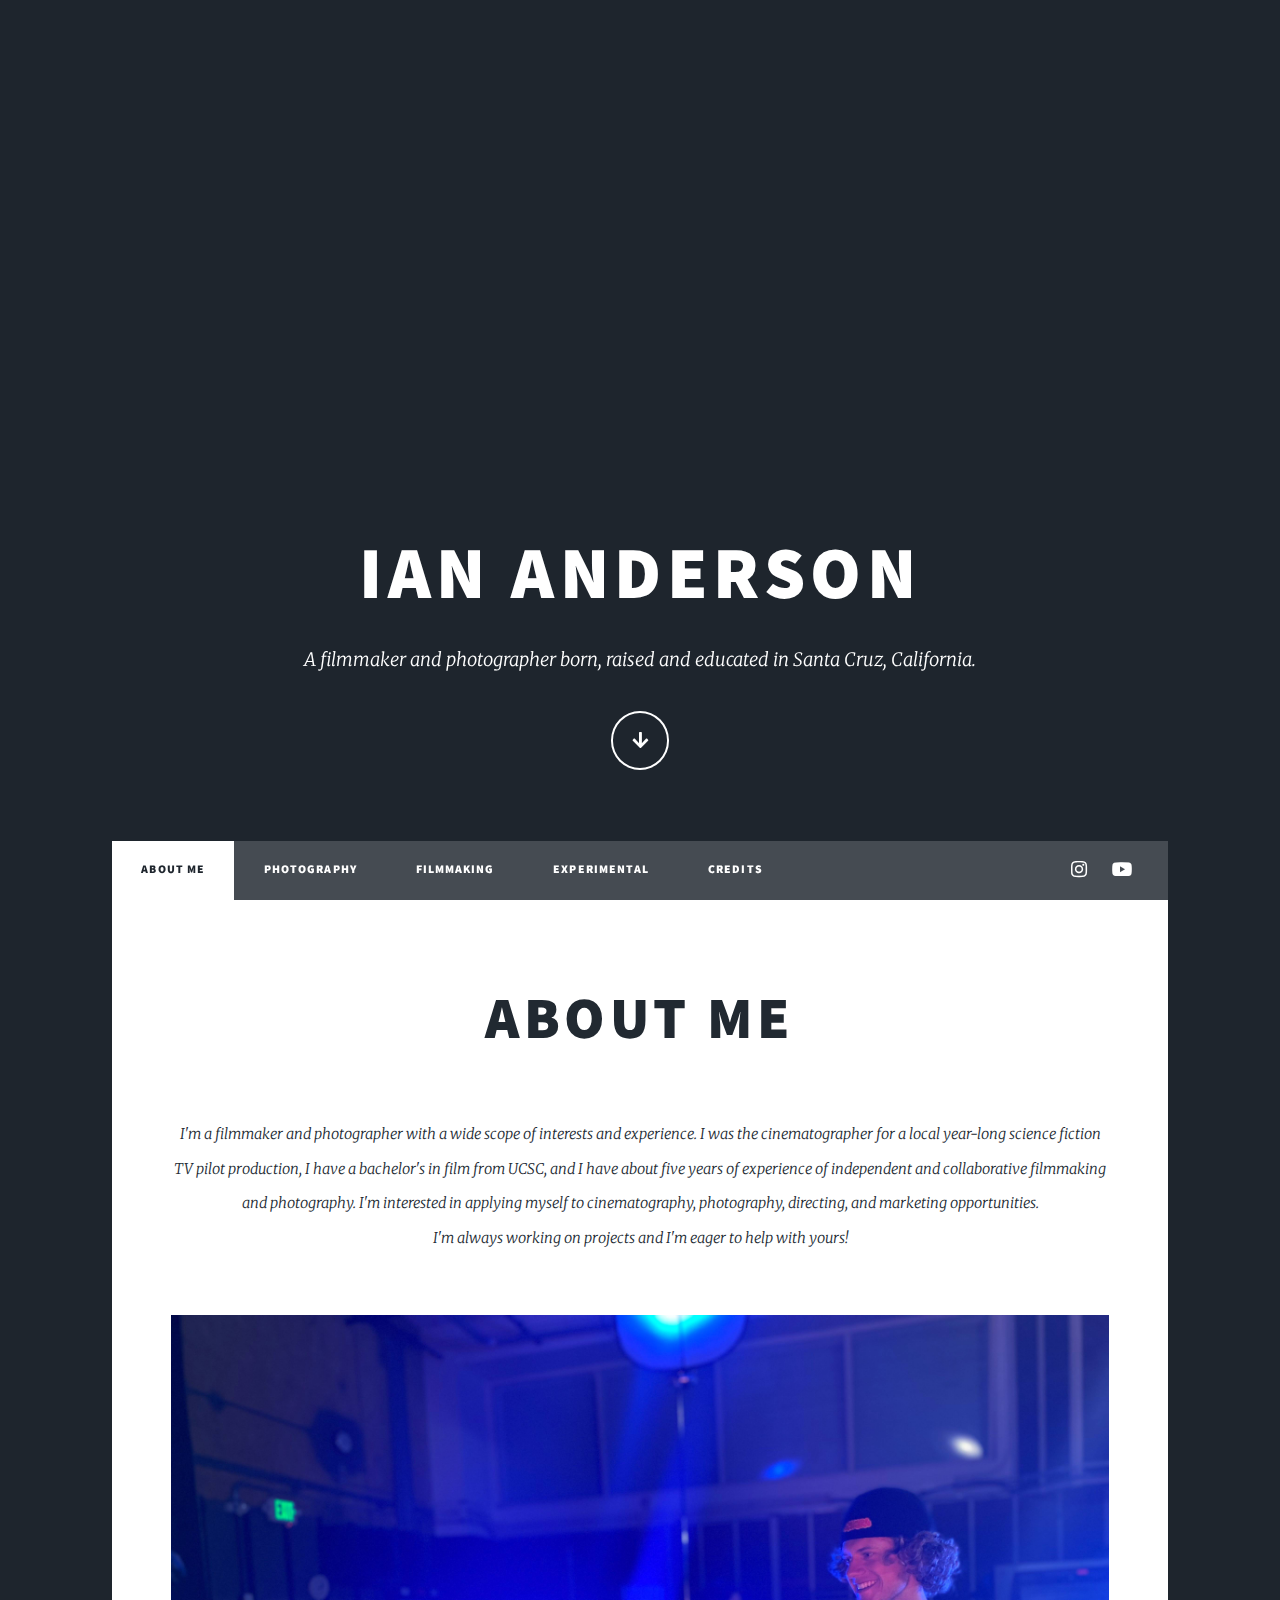
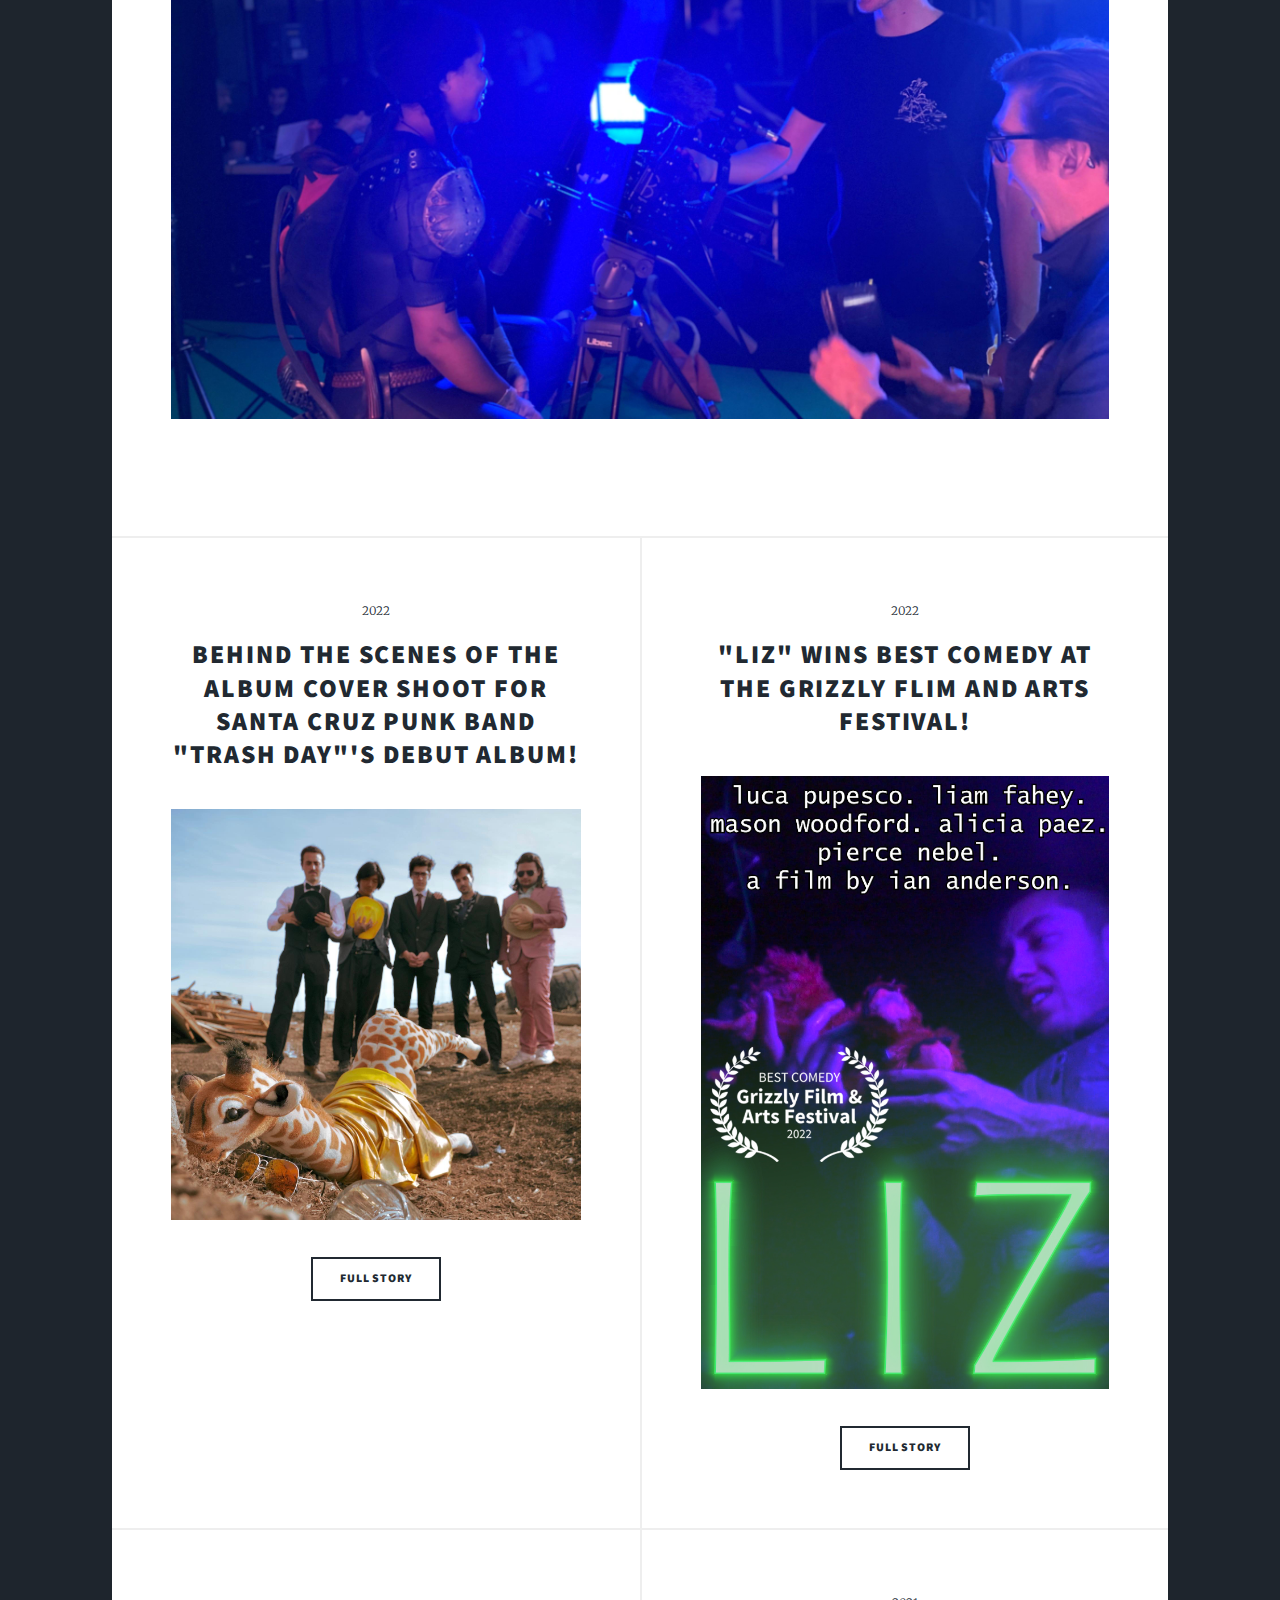
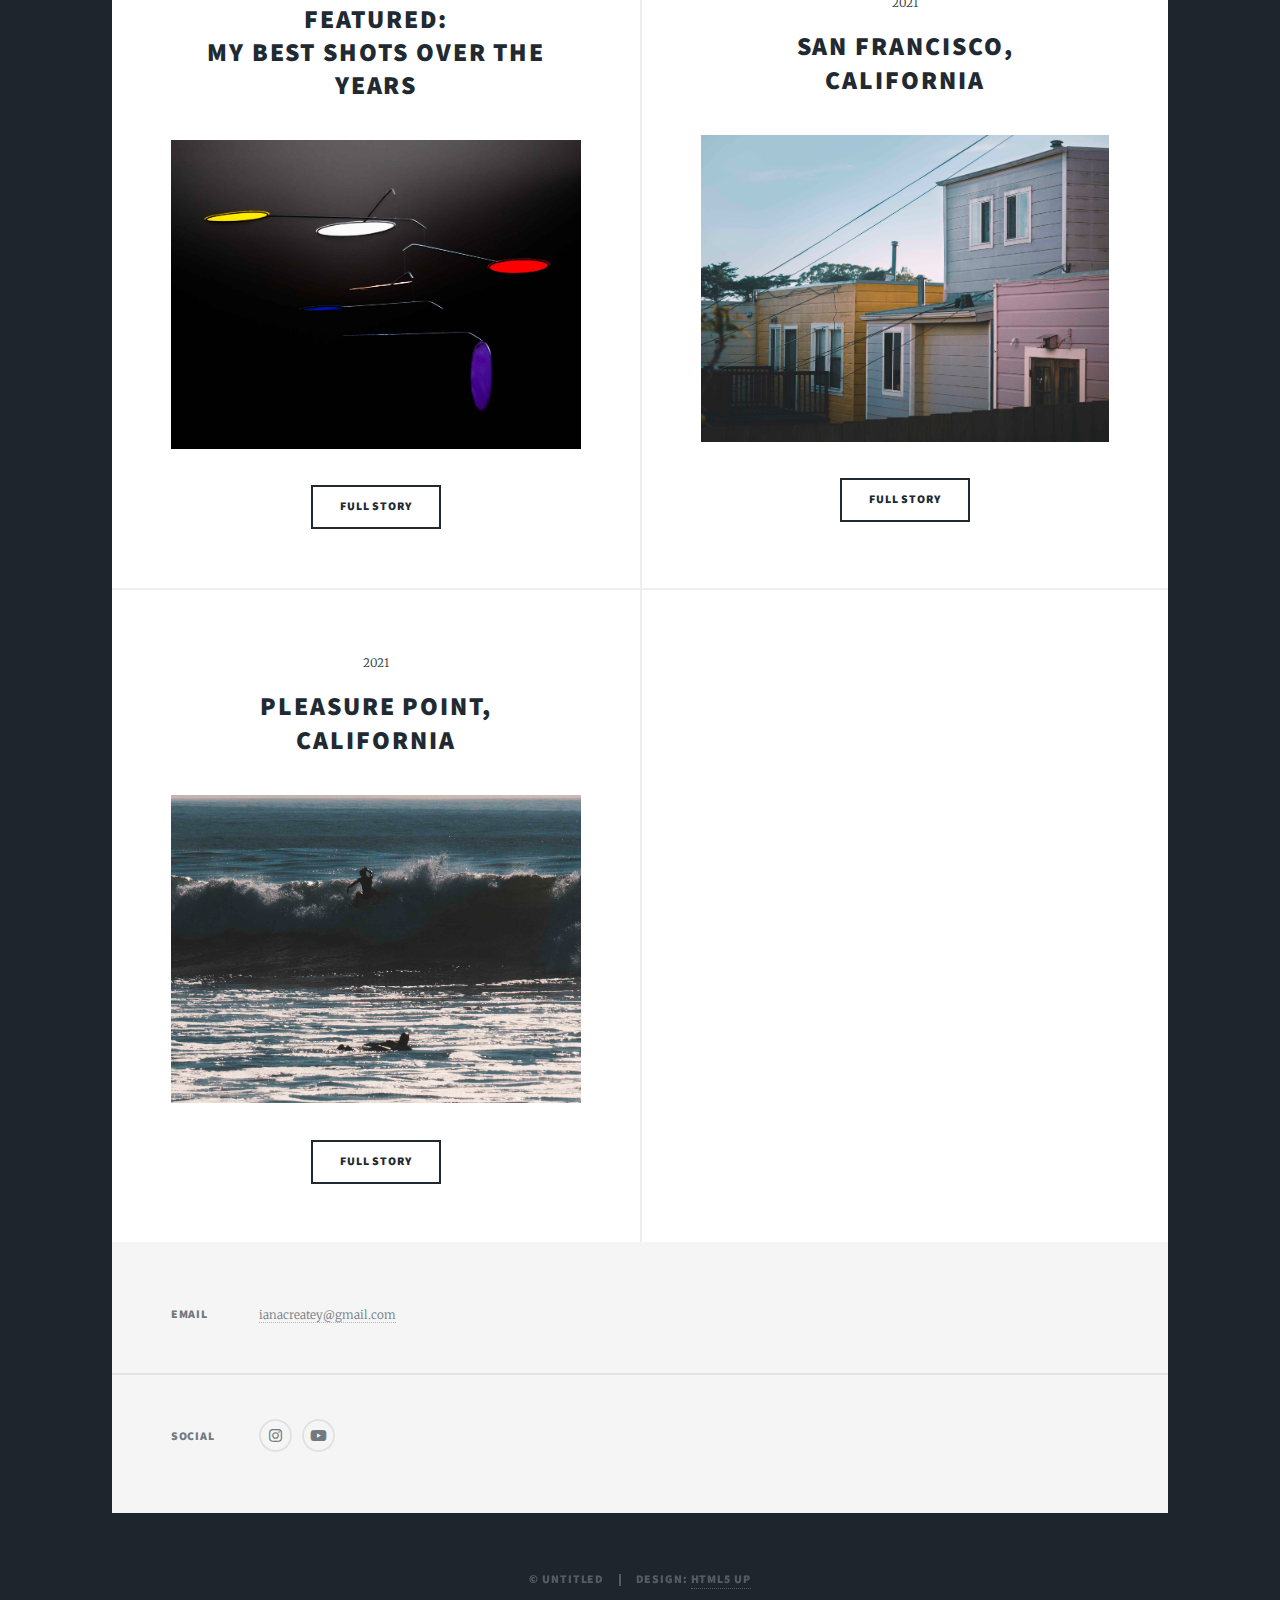
<file: index.html>
<!DOCTYPE HTML>
<!--
	Ian Anderson
	html5up.net | @ajlkn
	Free for personal and commercial use under the CCA 3.0 license (html5up.net/license)
-->
<html>
	<head>
		<title>Ian Anderson</title>
		<meta charset="utf-8" />
		<meta name="viewport" content="width=device-width, initial-scale=1, user-scalable=no" />
		<link rel="stylesheet" href="assets/css/main.css" />
		<noscript><link rel="stylesheet" href="assets/css/noscript.css" /></noscript>
	</head>
	<body class="is-preload">

		<!-- Wrapper -->
			<div id="wrapper" class="fade-in">

				<!-- Intro -->
					<div id="intro">
						<h1>Ian Anderson</h1>
						<p>A filmmaker and photographer born, raised and educated in Santa Cruz, California.</p>
						<ul class="actions">
							<li><a href="#header" class="button icon solid solo fa-arrow-down scrolly">Continue</a></li>
						</ul>
					</div>

				<!-- Header -->
					<header id="header">
						<a href="index.html" class="logo">Ian Anderson</a>
					</header>

				<!-- Nav -->
					<nav id="nav">
						<ul class="links">
							<li class="active"><a href="index.html">About Me</a></li>
							<li><a href="Photography Tab.html">Photography</a></li>
							<li><a href="Videography.html">Filmmaking</a></li>
							<li><a href="Edit My Photos!.html">Experimental</a></li>
							<li><a href="Credits.html">Credits</a></li>
						</ul>
						<ul class="icons">
							<li><a target=blank href="https://instagram.com/ianacreative" class="icon brands fa-instagram"><span class="label">Instagram</span></a></li>
							<li><a target=blank href="https://www.youtube.com/channel/UCUumCokf-5kSjcfUy_4iKzg" class="icon brands fa-youtube"><span class="label">YouTube</span></a></li>
						</ul>
					</nav>

				<!-- Main -->
					<div id="main">

						<!-- Featured Post -->
							<article class="post featured">
								<header class="major">
									<h2><a ></a>ABOUT ME<br />
									</a></h2>
									<p><br />
									I'm a filmmaker and photographer with a wide scope of interests and experience. I was the cinematographer for a local year-long science fiction TV pilot production, I have a bachelor's in film from UCSC, and I have about five years of experience of independent and collaborative filmmaking and photography. I'm interested in applying myself to cinematography, photography, directing, and marketing opportunities.<br />
									I'm always working on projects and I'm eager to help with yours! <br /> 
									</p>
								</header>
								<a class="image main"><img src="images/ian1.jpg" alt="" /></a>
								
							</article>

						<!-- Posts -->
							<section class="posts">
								<article>
									<header>
										<span class="date">2022</span>
										<h2><a href="TrashDay.html">Behind the scenes of the Album Cover shoot for Santa Cruz Punk Band "Trash Day"'s debut album!</a></h2>
									</header>
									<a href="TrashDay.html" class="image fit"><img src="images/1CBB572B-5EB6-4025-A4A7-7963AE70703E.jpg" alt="" /></a>
									<p></p>
									<ul class="actions special">
										<li><a href="TrashDay.html" class="button">Full Story</a></li>
									</ul>
								</article>
								<article>
									<header>
										<span class="date">2022</span>
										<h2><a href="LIZ.html">"LIZ"
										wins Best Comedy at the Grizzly Flim and Arts Festival!</a></h2>
									</header>
									<a href="LIZ.html" class="image fit"><img src="images/poster4.jpg" alt="" /></a>
									<p></p>
									<ul class="actions special">
										<li><a href="LIZ.html" class="button">Full Story</a></li>
									</ul>
								</article>
								<article>
									<header>
										<span class="date"></span>
										<h2><a href="Photography Tab.html">Featured:<br />
										My best shots over the years</a></h2>
									</header>
									<a href="Photography Tab.html" class="image fit"><img src="images/pic99.jpg" alt="" /></a>
									<p></p>
									<ul class="actions special">
										<li><a href="Photography Tab.html" class="button">Full Story</a></li>
									</ul>
								</article>
								<article>
									<header>
										<span class="date">2021</span>
										<h2><a href="SF.html">San Francisco,<br />
										California</a></h2>
									</header>
									<a href="SF.html" class="image fit"><img src="images/pic024.jpg" alt="" /></a>
									<p></p>
									<ul class="actions special">
										<li><a href="SF.html" class="button">Full Story</a></li>
									</ul>
								</article>
								<article>
									<header>
										<span class="date">2021</span>
										<h2><a href="PleasurePoint.html">Pleasure Point,<br />
										California</a></h2>
									</header>
									<a href="PleasurePoint.html" class="image fit"><img src="images/pic022.jpg" alt="" /></a>
									<p></p>
									<ul class="actions special">
										<li><a href="PleasurePoint.html" class="button">Full Story</a></li>
									</ul>
								</article>
								<article>
									
								</article>
							</section>

			

					</div>

				<!-- Footer -->
				<footer id="footer">
						
					<section class="split contact">

						<section>
							<h3>Email</h3>
							<p><a href="#">ianacreatey@gmail.com</a></p>
						</section>
						<section>
							<h3>Social</h3>
							<ul class="icons alt">
								<li><a target=blank href="https://instagram.com/ianacreative" class="icon brands fa-instagram"><span class="label">Instagram</span></a></li>
					<li><a target=blank href="https://www.youtube.com/channel/UCUumCokf-5kSjcfUy_4iKzg" class="icon brands fa-youtube"><span class="label">YouTube</span></a></li>
							</ul>
						</section>
					</section>
				</footer>

				<!-- Copyright -->
					<div id="copyright">
						<ul><li>&copy; Untitled</li><li>Design: <a href="https://html5up.net">HTML5 UP</a></li></ul>
					</div>

			</div>

		<!-- Scripts -->
			<script src="assets/js/jquery.min.js"></script>
			<script src="assets/js/jquery.scrollex.min.js"></script>
			<script src="assets/js/jquery.scrolly.min.js"></script>
			<script src="assets/js/browser.min.js"></script>
			<script src="assets/js/breakpoints.min.js"></script>
			<script src="assets/js/util.js"></script>
			<script src="assets/js/main.js"></script>

	</body>
</html>
</file>
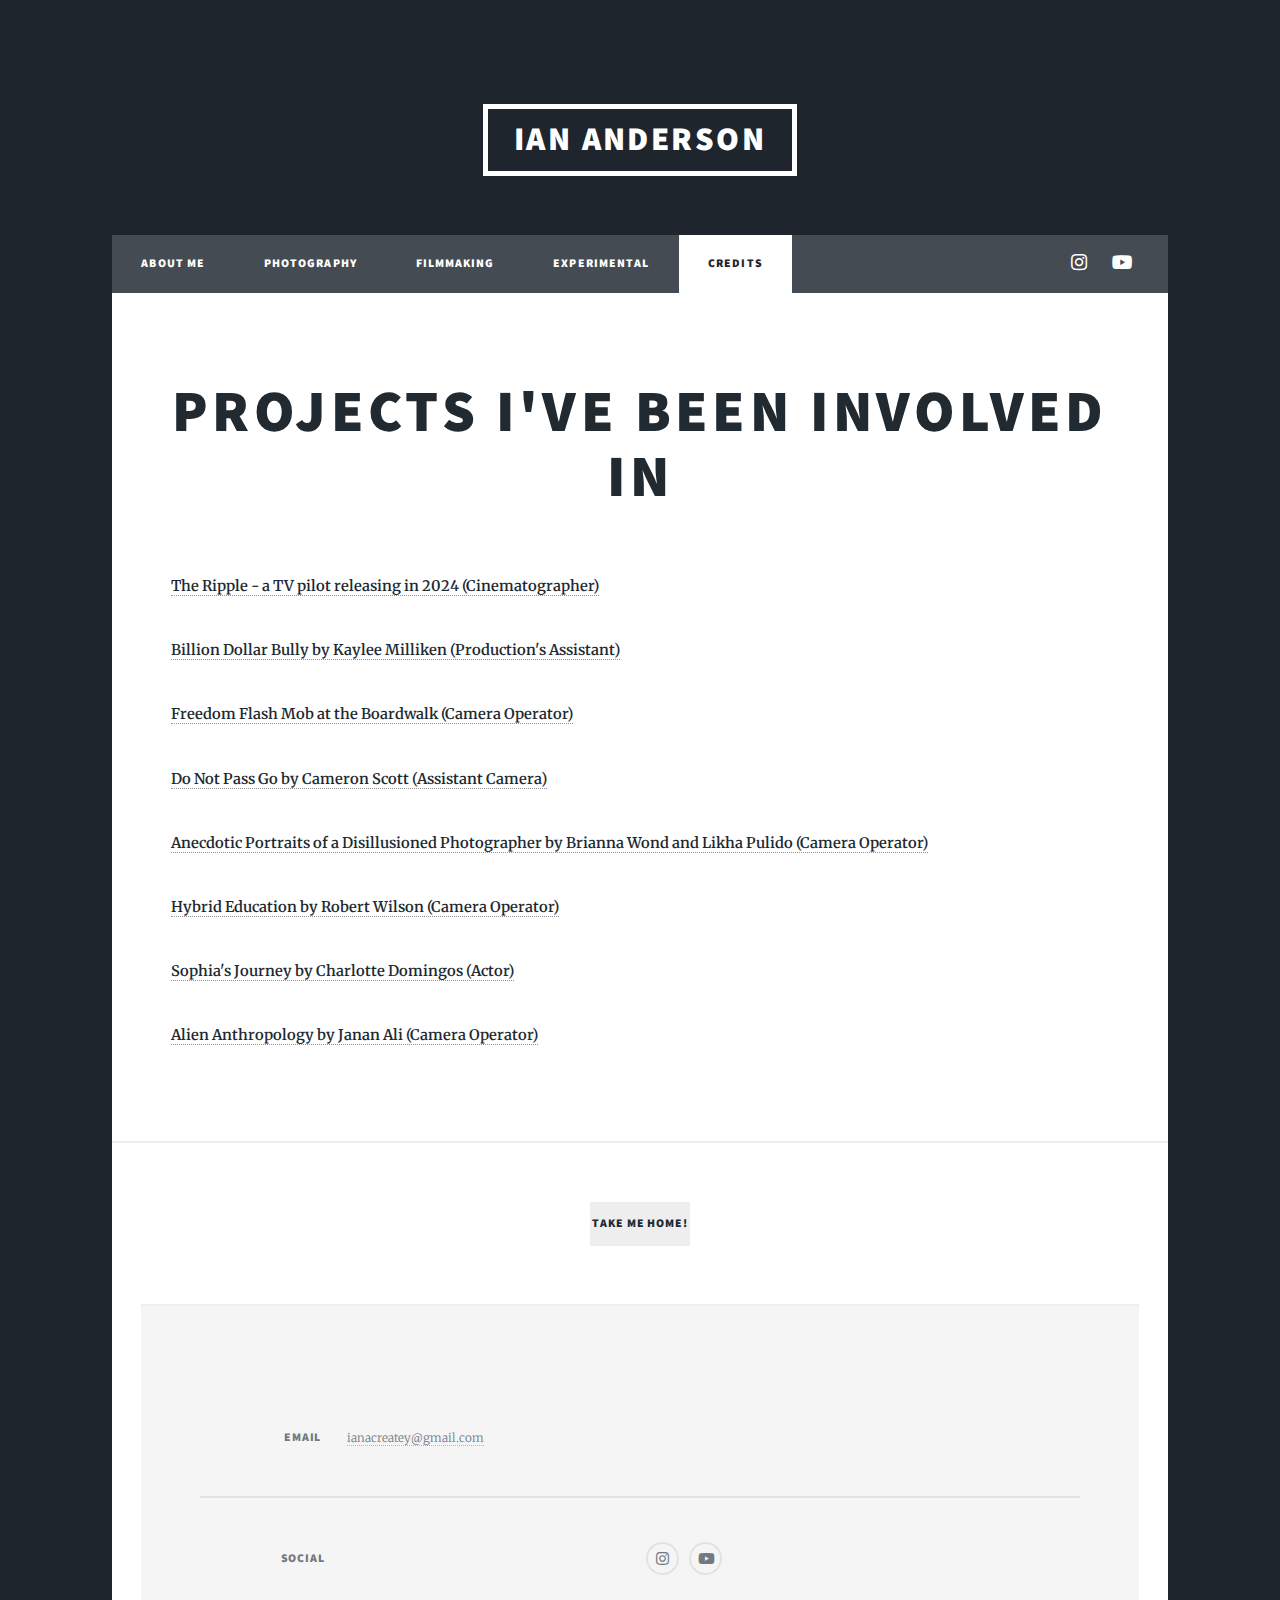
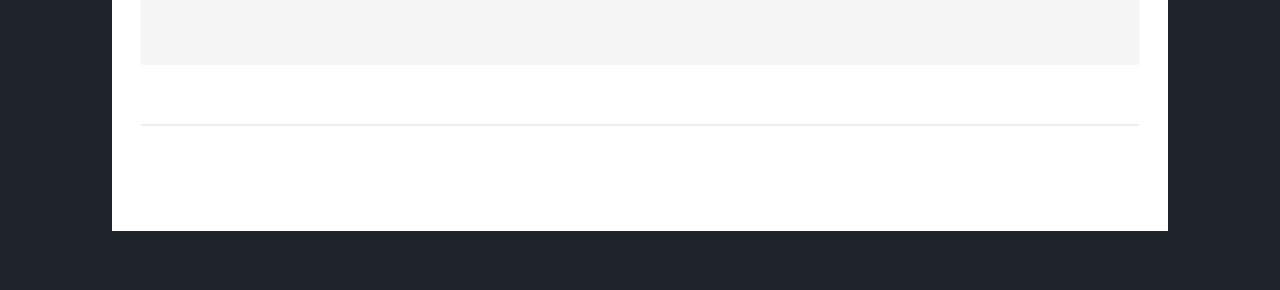
<file: Credits.html>
<!DOCTYPE HTML>
<!--
	Massively by HTML5 UP
	html5up.net | @ajlkn
	Free for personal and commercial use under the CCA 3.0 license (html5up.net/license)
-->
<html>
	<head>
		<title>Elements Reference - Massively by HTML5 UP</title>
		<meta charset="utf-8" />
		<meta name="viewport" content="width=device-width, initial-scale=1, user-scalable=no" />
		<link rel="stylesheet" href="assets/css/main.css" />
		<noscript><link rel="stylesheet" href="assets/css/noscript.css" /></noscript>
	</head>
	<body class="is-preload">

		<!-- Wrapper -->
			<div id="wrapper">

				<!-- Header -->
					<header id="header">
						<a href="index.html" class="logo">Ian Anderson</a>
					</header>

				<!-- Nav -->
					<nav id="nav">
						<ul class="links">
							<li><a href="index.html">About Me</a></li>
							<li><a href="Photography Tab.html">Photography</a></li>
							<li><a href="Videography.html">Filmmaking</a></li>
							<li><a href="Edit My Photos!.html">Experimental</a></li>
							<li class="active"><a href="Credits.html">Credits</a></li>

						</ul>
						<ul class="icons">
							<li><a target=blank href="https://instagram.com/ianacreative" class="icon brands fa-instagram"><span class="label">Instagram</span></a></li>
							<li><a target=blank href="https://www.youtube.com/channel/UCUumCokf-5kSjcfUy_4iKzg" class="icon brands fa-youtube"><span class="label">YouTube</span></a></li>
						</ul>
					</nav>

				<!-- Main -->
					<div id="main">

						<!-- Post -->
							<section class="post">
								<header class="major">
									<h1>Projects I've been involved in
									</h1>
								</header>

								<!-- Text stuff -->
									<p><a target=blank href="https://youtu.be/tqeNhPhbAKQ"><b> The Ripple - a TV pilot releasing in 2024 (Cinematographer)</b></a></p>
									<p><a target=blank href="https://www.amazon.com/Billion-Dollar-Bully-Davide-Cerretini/dp/B07QV5RQTZ" ><b> Billion Dollar Bully by Kaylee Milliken (Production's Assistant)</b></a> </a></a></p>

									<p><a target=blank href="https://www.youtube.com/watch?v=MJkmZmUiQWQ " ><b> Freedom Flash Mob at the Boardwalk (Camera Operator)</b></a> </a></a></p>
									<p><a target=blank href="https://youtu.be/gTL4EJTFHqY" ><b> Do Not Pass Go by Cameron Scott (Assistant Camera)</b></a> </a></a></p>
									<p><a target=blank href="https://youtu.be/Hbm9Kew6uPY" ><b> Anecdotic Portraits of a Disillusioned Photographer by Brianna Wond and Likha Pulido (Camera Operator)</b></a> </a></a></p>
									<p><a target=blank href="https://youtu.be/M94a1IId6dU" ><b> Hybrid Education by Robert Wilson (Camera Operator)</b></a> </a></a></p>
									<p><a target=blank href="https://youtu.be/AcdUonKz8MA" ><b> Sophia's Journey by Charlotte Domingos (Actor)</b></a> </a></a></p>
	
									<p><a target=blank href="https://youtu.be/Jz69X681878 " ><b> Alien Anthropology by Janan Ali (Camera Operator)</b></a> </a></a></p>

								


									<!-- Footer -->
								</section>
									<footer>
								<div class="pagination">
									<!--<a href="#" class="previous">Prev</a>-->
									<a href="index.html" class="page active">Take me home!</a>
									
								</div>
							</footer>
							
				<!-- Footer -->
				<footer id="footer">
						
					<section class="split contact">

						<section>
							<h3>Email</h3>
							<p><a href="#">ianacreatey@gmail.com</a></p>
						</section>
						<section>
							<h3>Social</h3>
							<ul class="icons alt">
								<li><a target=blank href="https://instagram.com/ianacreative" class="icon brands fa-instagram"><span class="label">Instagram</span></a></li>
					<li><a target=blank href="https://www.youtube.com/channel/UCUumCokf-5kSjcfUy_4iKzg" class="icon brands fa-youtube"><span class="label">YouTube</span></a></li>
							</ul>
						</section>
					</section>
				</footer>

				<!-- Copyright -->
					<div id="copyright">
						<ul><li>&copy; Untitled</li><li></li>Design: <a href="https://html5up.net">HTML5 UP</a></li></ul>
					</div>

			</div>

		<!-- Scripts -->
			<script src="assets/js/jquery.min.js"></script>
			<script src="assets/js/jquery.scrollex.min.js"></script>
			<script src="assets/js/jquery.scrolly.min.js"></script>
			<script src="assets/js/browser.min.js"></script>
			<script src="assets/js/breakpoints.min.js"></script>
			<script src="assets/js/util.js"></script>
			<script src="assets/js/main.js"></script>

	</body>
</html>
</file>
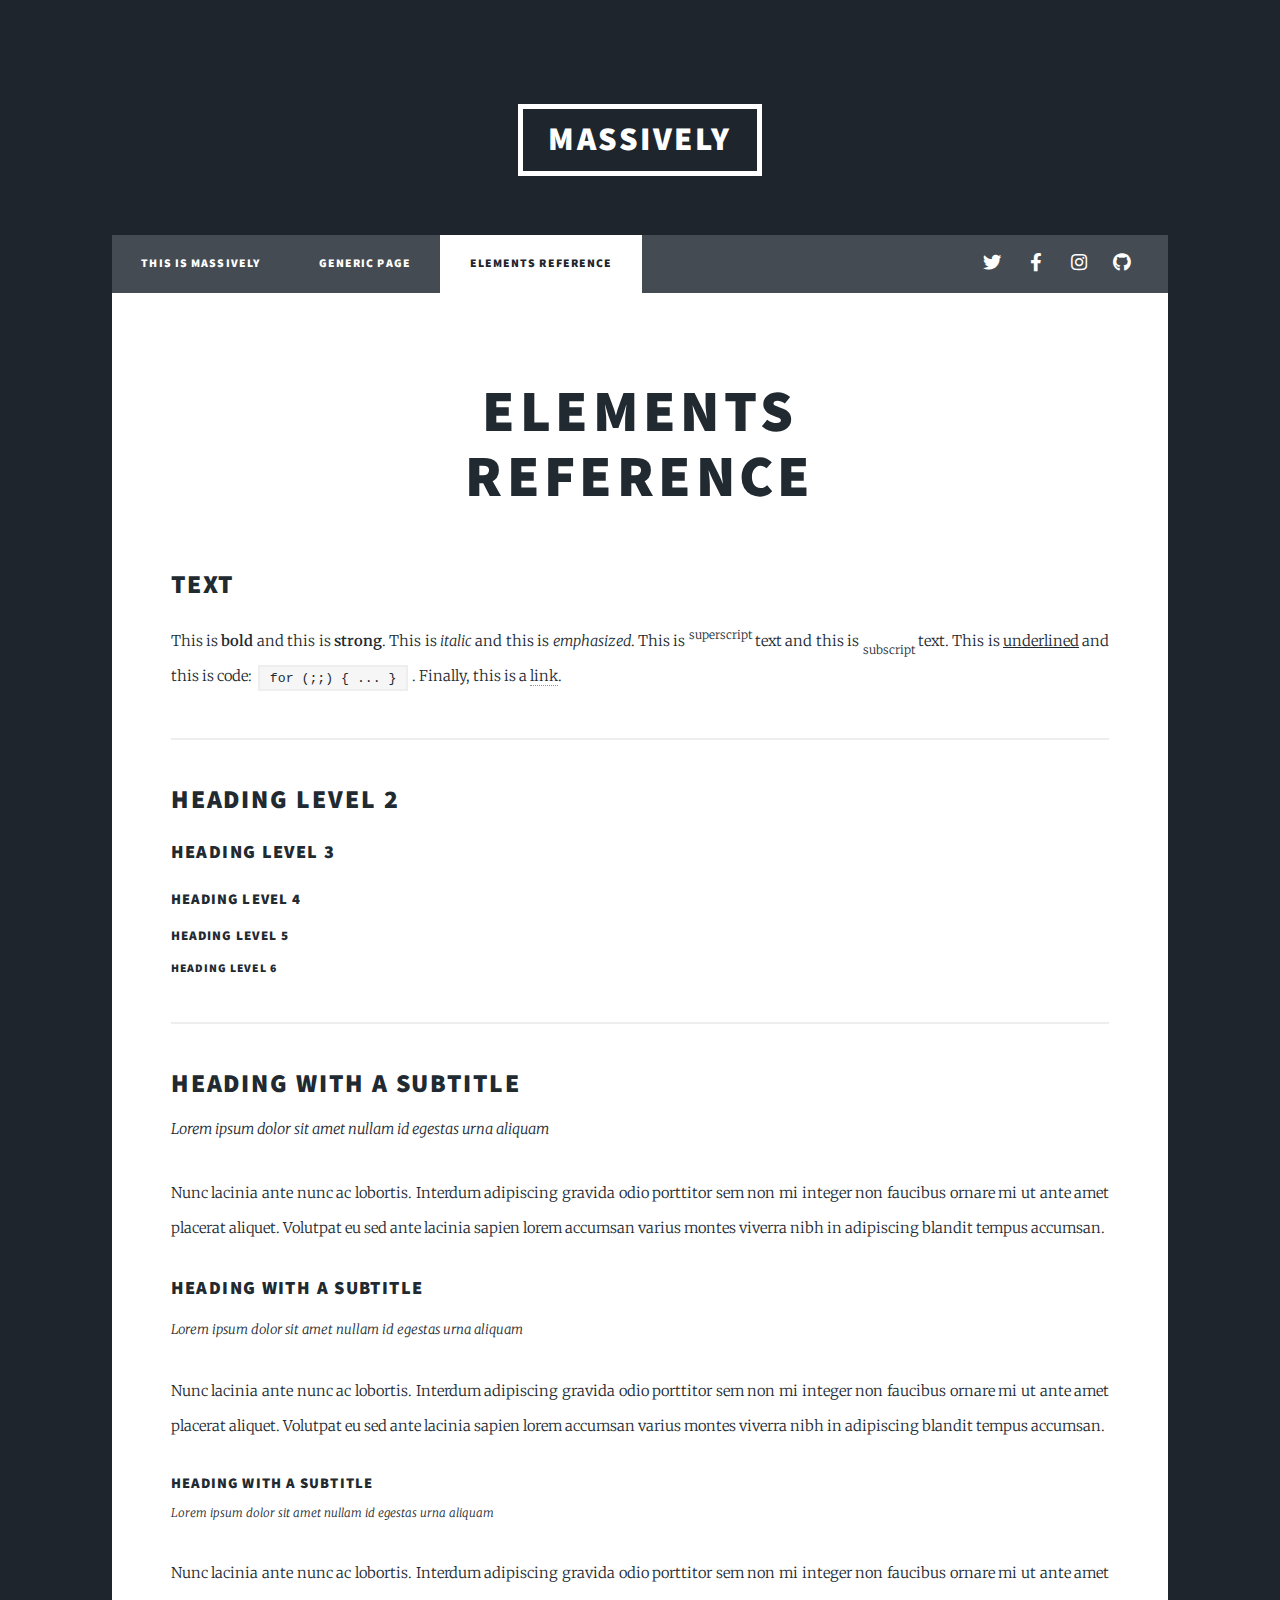
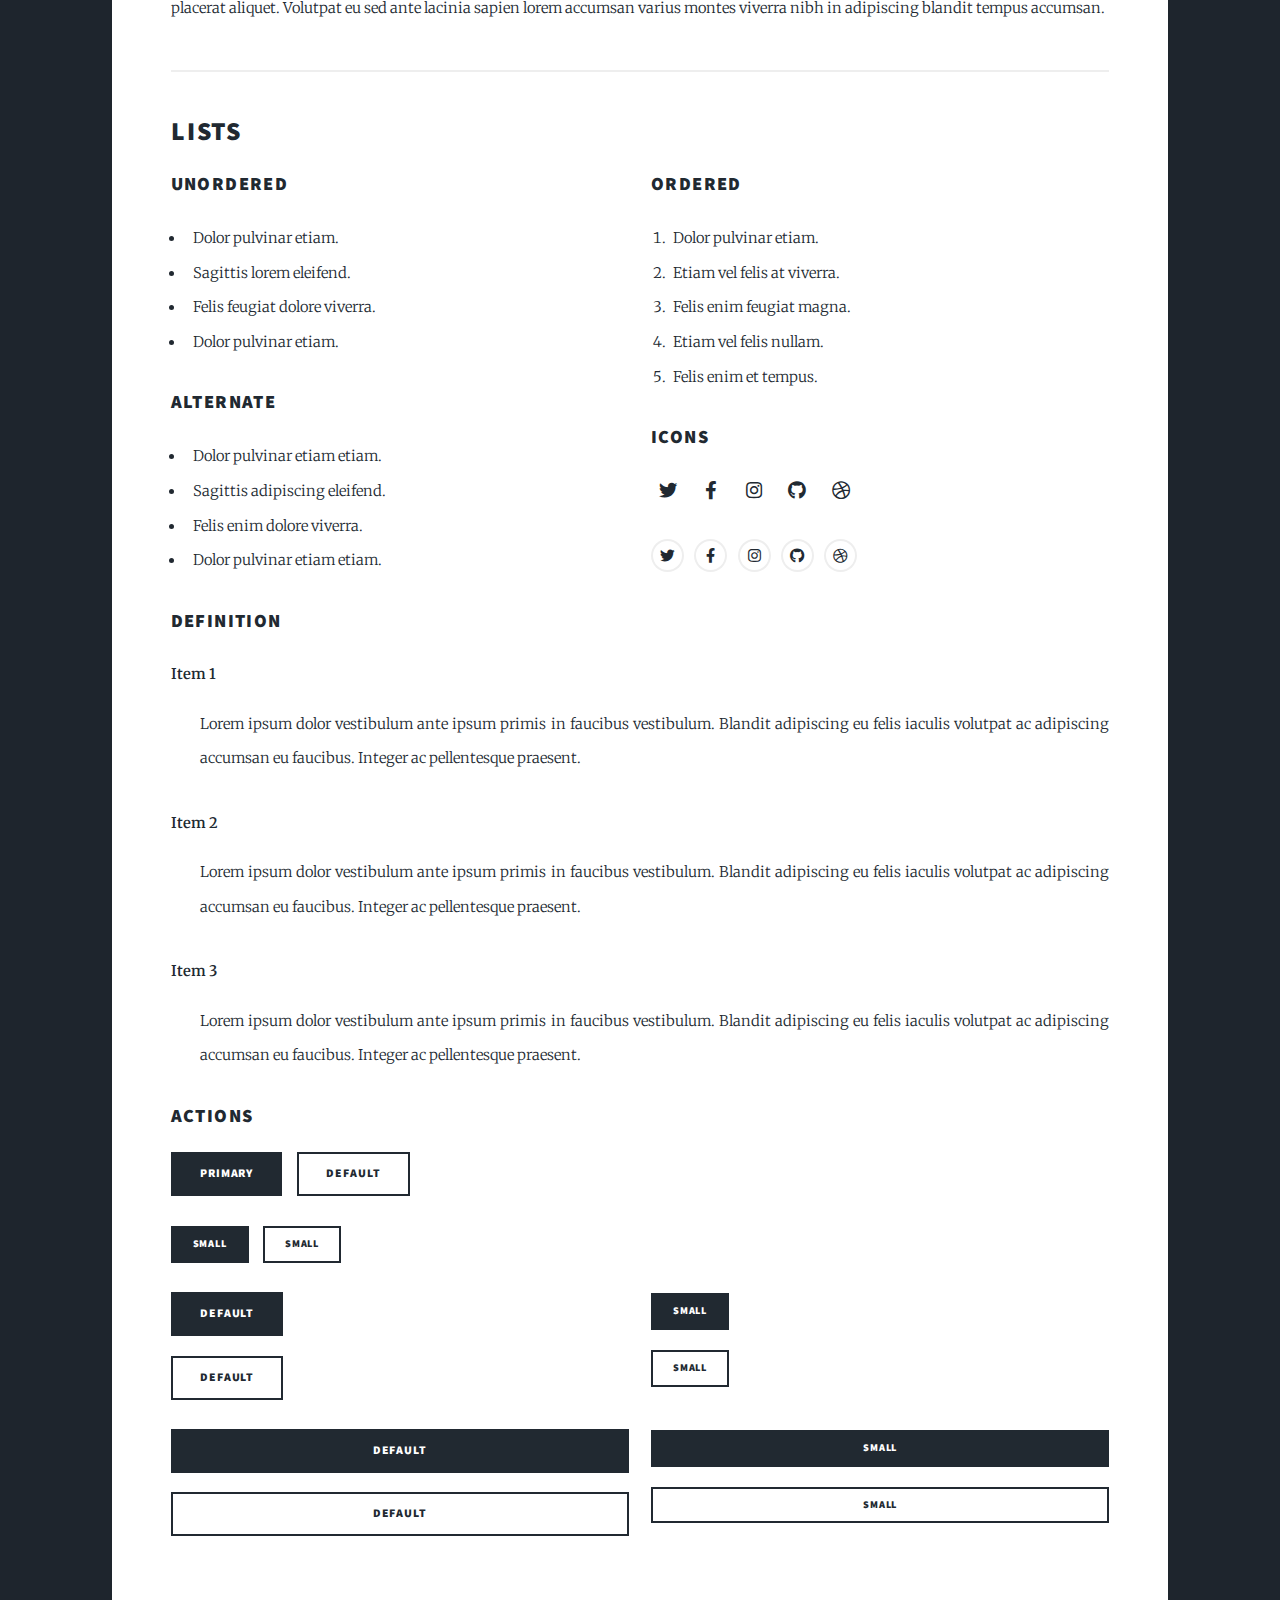
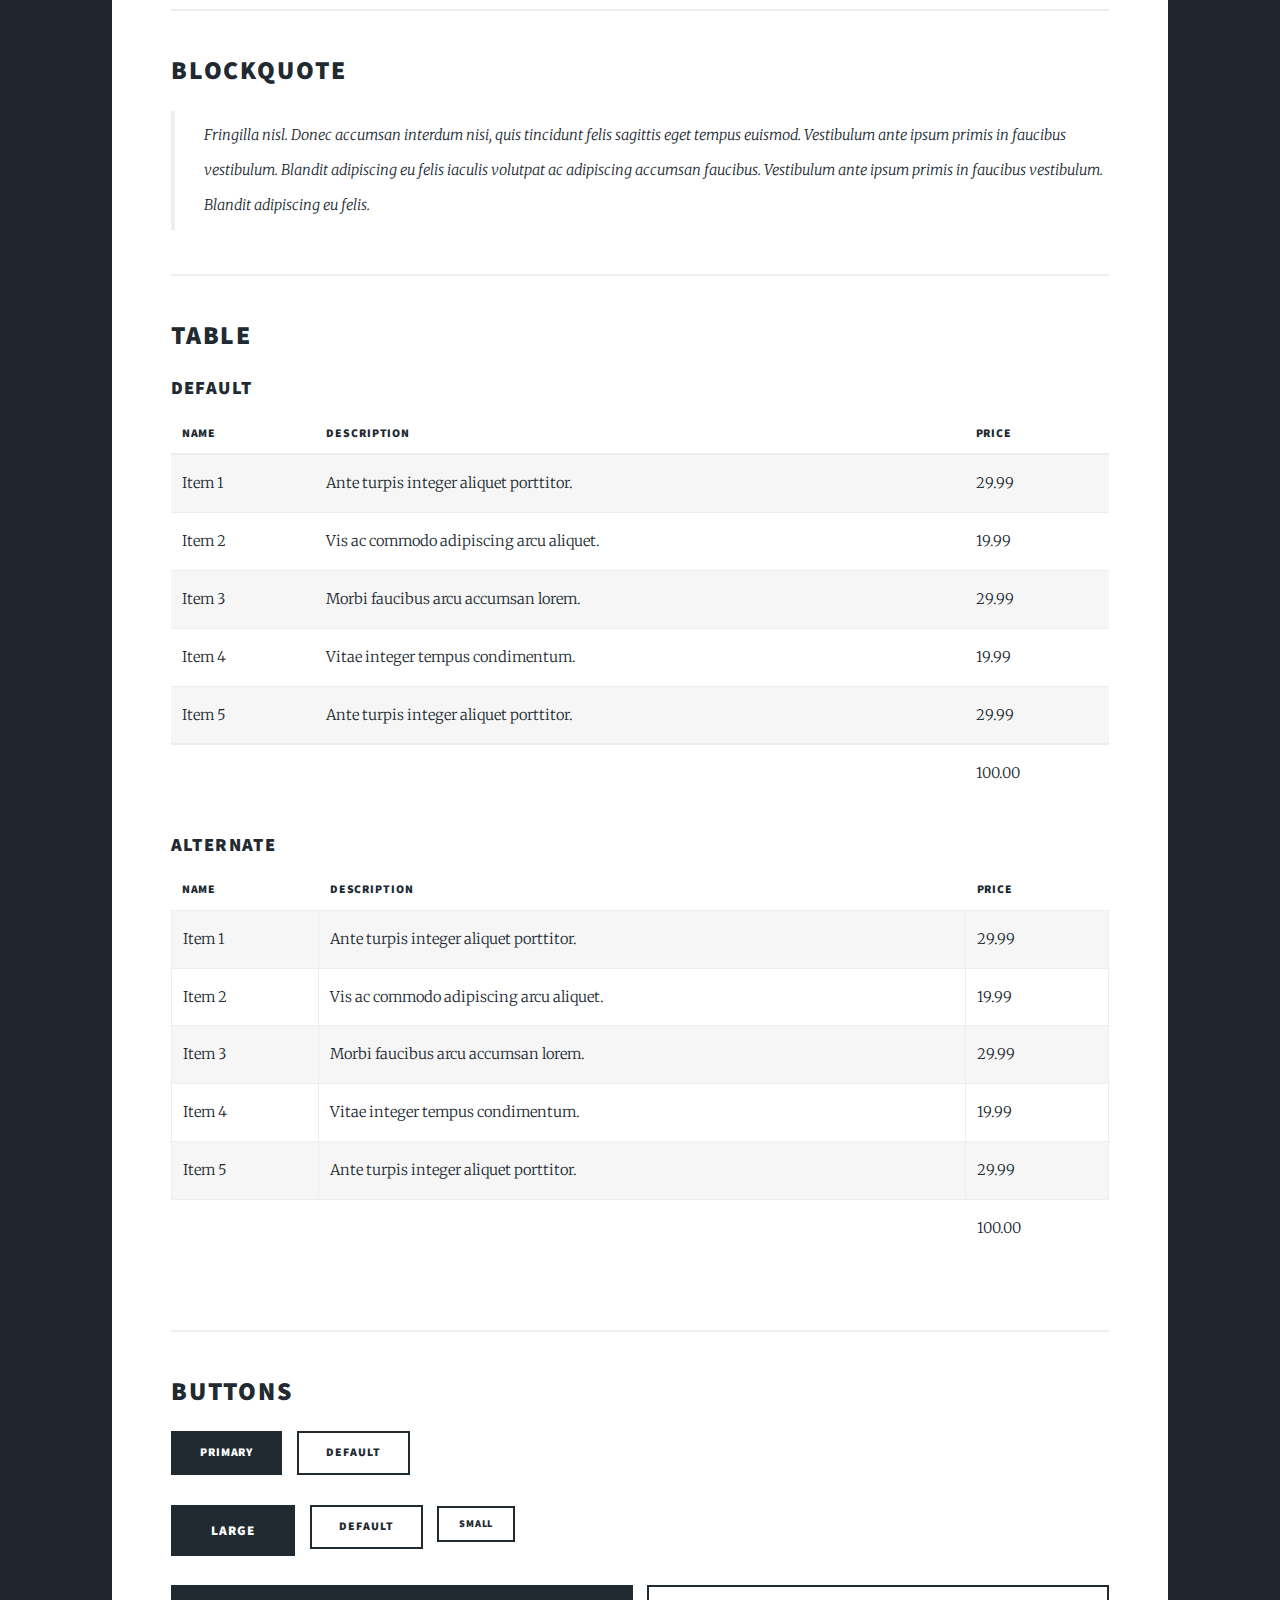
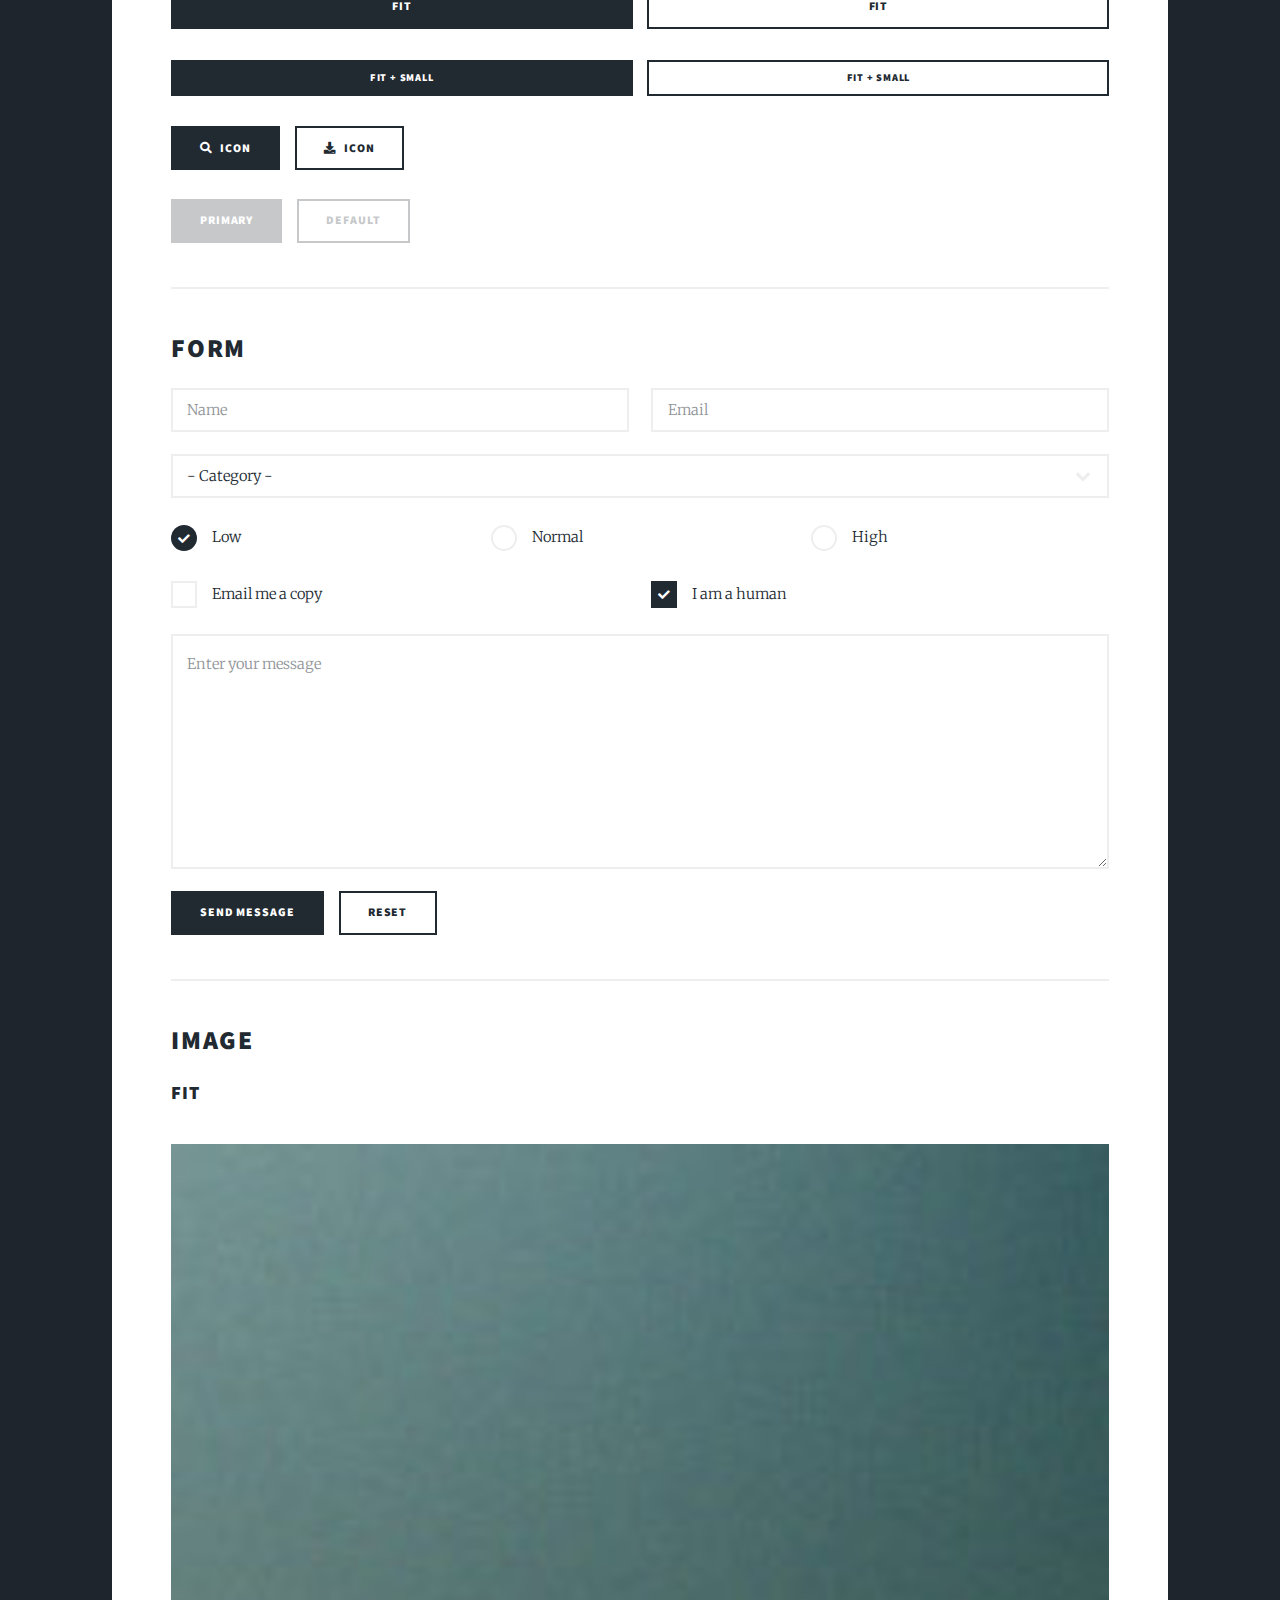
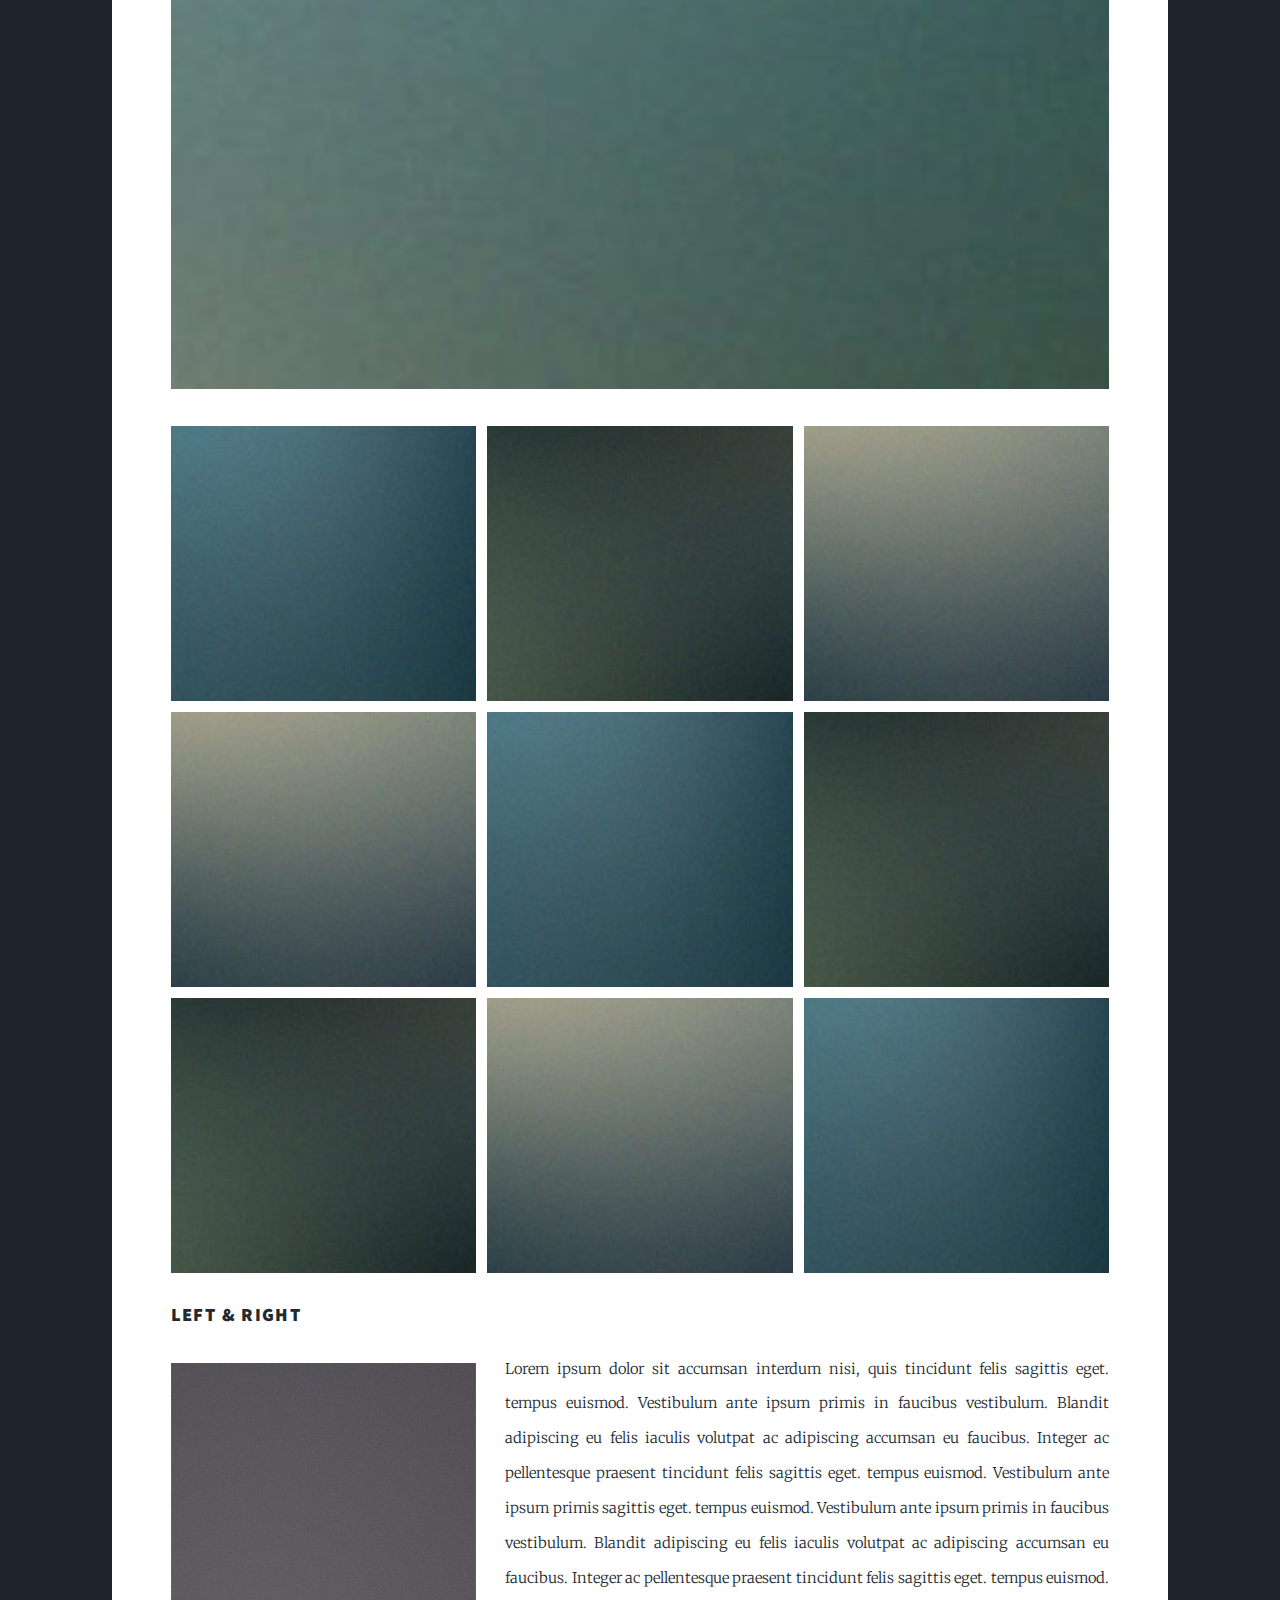
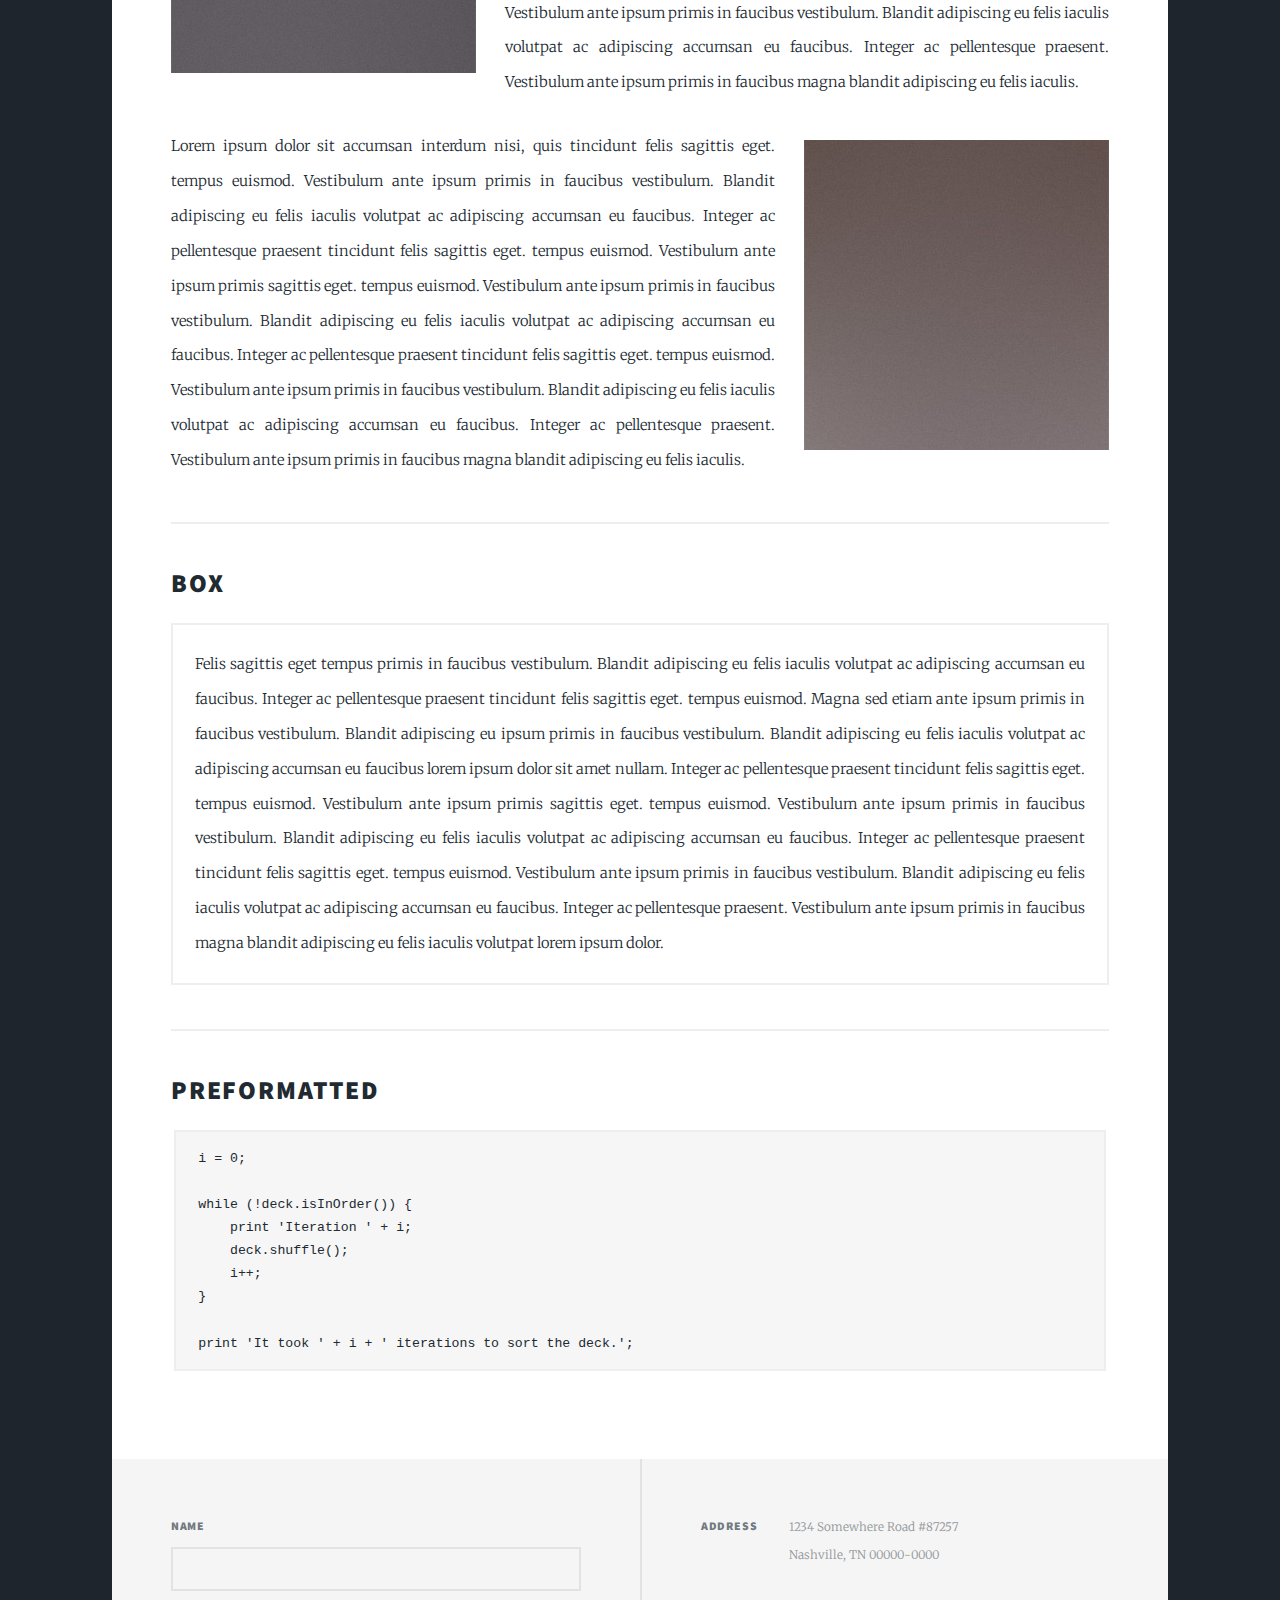
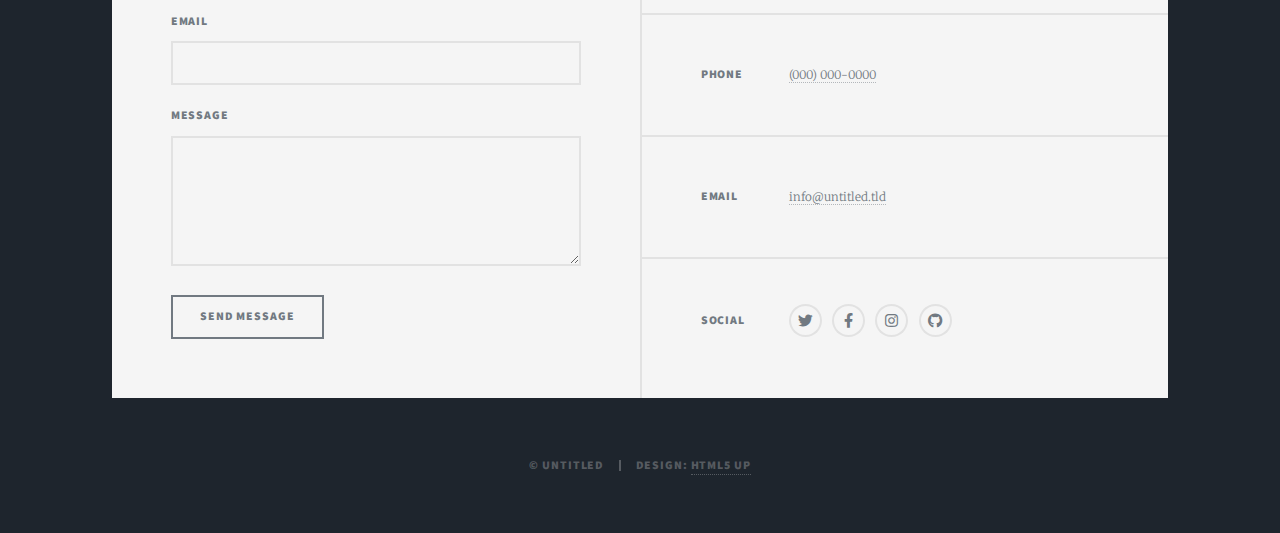
<file: elements.html>
<!DOCTYPE HTML>
<!--
	Massively by HTML5 UP
	html5up.net | @ajlkn
	Free for personal and commercial use under the CCA 3.0 license (html5up.net/license)
-->
<html>
	<head>
		<title>Elements Reference - Massively by HTML5 UP</title>
		<meta charset="utf-8" />
		<meta name="viewport" content="width=device-width, initial-scale=1, user-scalable=no" />
		<link rel="stylesheet" href="assets/css/main.css" />
		<noscript><link rel="stylesheet" href="assets/css/noscript.css" /></noscript>
	</head>
	<body class="is-preload">

		<!-- Wrapper -->
			<div id="wrapper">

				<!-- Header -->
					<header id="header">
						<a href="index.html" class="logo">Massively</a>
					</header>

				<!-- Nav -->
					<nav id="nav">
						<ul class="links">
							<li><a href="index.html">This is Massively</a></li>
							<li><a href="generic.html">Generic Page</a></li>
							<li class="active"><a href="elements.html">Elements Reference</a></li>
						</ul>
						<ul class="icons">
							<li><a href="#" class="icon brands fa-twitter"><span class="label">Twitter</span></a></li>
							<li><a href="#" class="icon brands fa-facebook-f"><span class="label">Facebook</span></a></li>
							<li><a href="#" class="icon brands fa-instagram"><span class="label">Instagram</span></a></li>
							<li><a href="#" class="icon brands fa-github"><span class="label">GitHub</span></a></li>
						</ul>
					</nav>

				<!-- Main -->
					<div id="main">

						<!-- Post -->
							<section class="post">
								<header class="major">
									<h1>Elements<br />
									Reference</h1>
								</header>

								<!-- Text stuff -->
									<h2>Text</h2>
									<p>This is <b>bold</b> and this is <strong>strong</strong>. This is <i>italic</i> and this is <em>emphasized</em>.
									This is <sup>superscript</sup> text and this is <sub>subscript</sub> text.
									This is <u>underlined</u> and this is code: <code>for (;;) { ... }</code>.
									Finally, this is a <a href="#">link</a>.</p>
									<hr />
									<h2>Heading Level 2</h2>
									<h3>Heading Level 3</h3>
									<h4>Heading Level 4</h4>
									<h5>Heading Level 5</h5>
									<h6>Heading Level 6</h6>
									<hr />
									<header>
										<h2>Heading with a Subtitle</h2>
										<p>Lorem ipsum dolor sit amet nullam id egestas urna aliquam</p>
									</header>
									<p>Nunc lacinia ante nunc ac lobortis. Interdum adipiscing gravida odio porttitor sem non mi integer non faucibus ornare mi ut ante amet placerat aliquet. Volutpat eu sed ante lacinia sapien lorem accumsan varius montes viverra nibh in adipiscing blandit tempus accumsan.</p>
									<header>
										<h3>Heading with a Subtitle</h3>
										<p>Lorem ipsum dolor sit amet nullam id egestas urna aliquam</p>
									</header>
									<p>Nunc lacinia ante nunc ac lobortis. Interdum adipiscing gravida odio porttitor sem non mi integer non faucibus ornare mi ut ante amet placerat aliquet. Volutpat eu sed ante lacinia sapien lorem accumsan varius montes viverra nibh in adipiscing blandit tempus accumsan.</p>
									<header>
										<h4>Heading with a Subtitle</h4>
										<p>Lorem ipsum dolor sit amet nullam id egestas urna aliquam</p>
									</header>
									<p>Nunc lacinia ante nunc ac lobortis. Interdum adipiscing gravida odio porttitor sem non mi integer non faucibus ornare mi ut ante amet placerat aliquet. Volutpat eu sed ante lacinia sapien lorem accumsan varius montes viverra nibh in adipiscing blandit tempus accumsan.</p>

									<hr />

								<!-- Lists -->
									<h2>Lists</h2>
									<div class="row">
										<div class="col-6 col-12-small">

											<h3>Unordered</h3>
											<ul>
												<li>Dolor pulvinar etiam.</li>
												<li>Sagittis lorem eleifend.</li>
												<li>Felis feugiat dolore viverra.</li>
												<li>Dolor pulvinar etiam.</li>
											</ul>

											<h3>Alternate</h3>
											<ul class="alt">
												<li>Dolor pulvinar etiam etiam.</li>
												<li>Sagittis adipiscing eleifend.</li>
												<li>Felis enim dolore viverra.</li>
												<li>Dolor pulvinar etiam etiam.</li>
											</ul>

										</div>
										<div class="col-6 col-12-small">

											<h3>Ordered</h3>
											<ol>
												<li>Dolor pulvinar etiam.</li>
												<li>Etiam vel felis at viverra.</li>
												<li>Felis enim feugiat magna.</li>
												<li>Etiam vel felis nullam.</li>
												<li>Felis enim et tempus.</li>
											</ol>

											<h3>Icons</h3>
											<ul class="icons">
												<li><a href="#" class="icon brands fa-twitter"><span class="label">Twitter</span></a></li>
												<li><a href="#" class="icon brands fa-facebook-f"><span class="label">Facebook</span></a></li>
												<li><a href="#" class="icon brands fa-instagram"><span class="label">Instagram</span></a></li>
												<li><a href="#" class="icon brands fa-github"><span class="label">Github</span></a></li>
												<li><a href="#" class="icon brands fa-dribbble"><span class="label">Dribbble</span></a></li>
											</ul>
											<ul class="icons alt">
												<li><a href="#" class="icon brands alt fa-twitter"><span class="label">Twitter</span></a></li>
												<li><a href="#" class="icon brands alt fa-facebook-f"><span class="label">Facebook</span></a></li>
												<li><a href="#" class="icon brands alt fa-instagram"><span class="label">Instagram</span></a></li>
												<li><a href="#" class="icon brands alt fa-github"><span class="label">Github</span></a></li>
												<li><a href="#" class="icon brands alt fa-dribbble"><span class="label">Dribbble</span></a></li>
											</ul>

										</div>
									</div>
									<h3>Definition</h3>
									<dl>
										<dt>Item 1</dt>
										<dd>
											<p>Lorem ipsum dolor vestibulum ante ipsum primis in faucibus vestibulum. Blandit adipiscing eu felis iaculis volutpat ac adipiscing accumsan eu faucibus. Integer ac pellentesque praesent.</p>
										</dd>
										<dt>Item 2</dt>
										<dd>
											<p>Lorem ipsum dolor vestibulum ante ipsum primis in faucibus vestibulum. Blandit adipiscing eu felis iaculis volutpat ac adipiscing accumsan eu faucibus. Integer ac pellentesque praesent.</p>
										</dd>
										<dt>Item 3</dt>
										<dd>
											<p>Lorem ipsum dolor vestibulum ante ipsum primis in faucibus vestibulum. Blandit adipiscing eu felis iaculis volutpat ac adipiscing accumsan eu faucibus. Integer ac pellentesque praesent.</p>
										</dd>
									</dl>

									<h3>Actions</h3>
									<ul class="actions">
										<li><a href="#" class="button primary">Primary</a></li>
										<li><a href="#" class="button">Default</a></li>
									</ul>
									<ul class="actions small">
										<li><a href="#" class="button primary small">Small</a></li>
										<li><a href="#" class="button small">Small</a></li>
									</ul>
									<div class="row">
										<div class="col-6 col-12-small">
											<ul class="actions stacked">
												<li><a href="#" class="button primary">Default</a></li>
												<li><a href="#" class="button">Default</a></li>
											</ul>
										</div>
										<div class="col-6 col-12-small">
											<ul class="actions stacked">
												<li><a href="#" class="button primary small">Small</a></li>
												<li><a href="#" class="button small">Small</a></li>
											</ul>
										</div>
									</div>
									<div class="row">
										<div class="col-6 col-12-small">
											<ul class="actions stacked">
												<li><a href="#" class="button primary fit">Default</a></li>
												<li><a href="#" class="button fit">Default</a></li>
											</ul>
										</div>
										<div class="col-6 col-12-small">
											<ul class="actions stacked">
												<li><a href="#" class="button primary small fit">Small</a></li>
												<li><a href="#" class="button small fit">Small</a></li>
											</ul>
										</div>
									</div>

									<hr />

								<!-- Blockquote -->
									<h2>Blockquote</h2>
									<blockquote>Fringilla nisl. Donec accumsan interdum nisi, quis tincidunt felis sagittis eget tempus euismod. Vestibulum ante ipsum primis in faucibus vestibulum. Blandit adipiscing eu felis iaculis volutpat ac adipiscing accumsan faucibus. Vestibulum ante ipsum primis in faucibus vestibulum. Blandit adipiscing eu felis.</blockquote>

									<hr />

								<!-- Table -->
									<h2>Table</h2>

									<h3>Default</h3>
									<div class="table-wrapper">
										<table>
											<thead>
												<tr>
													<th>Name</th>
													<th>Description</th>
													<th>Price</th>
												</tr>
											</thead>
											<tbody>
												<tr>
													<td>Item 1</td>
													<td>Ante turpis integer aliquet porttitor.</td>
													<td>29.99</td>
												</tr>
												<tr>
													<td>Item 2</td>
													<td>Vis ac commodo adipiscing arcu aliquet.</td>
													<td>19.99</td>
												</tr>
												<tr>
													<td>Item 3</td>
													<td> Morbi faucibus arcu accumsan lorem.</td>
													<td>29.99</td>
												</tr>
												<tr>
													<td>Item 4</td>
													<td>Vitae integer tempus condimentum.</td>
													<td>19.99</td>
												</tr>
												<tr>
													<td>Item 5</td>
													<td>Ante turpis integer aliquet porttitor.</td>
													<td>29.99</td>
												</tr>
											</tbody>
											<tfoot>
												<tr>
													<td colspan="2"></td>
													<td>100.00</td>
												</tr>
											</tfoot>
										</table>
									</div>

									<h3>Alternate</h3>
									<div class="table-wrapper">
										<table class="alt">
											<thead>
												<tr>
													<th>Name</th>
													<th>Description</th>
													<th>Price</th>
												</tr>
											</thead>
											<tbody>
												<tr>
													<td>Item 1</td>
													<td>Ante turpis integer aliquet porttitor.</td>
													<td>29.99</td>
												</tr>
												<tr>
													<td>Item 2</td>
													<td>Vis ac commodo adipiscing arcu aliquet.</td>
													<td>19.99</td>
												</tr>
												<tr>
													<td>Item 3</td>
													<td> Morbi faucibus arcu accumsan lorem.</td>
													<td>29.99</td>
												</tr>
												<tr>
													<td>Item 4</td>
													<td>Vitae integer tempus condimentum.</td>
													<td>19.99</td>
												</tr>
												<tr>
													<td>Item 5</td>
													<td>Ante turpis integer aliquet porttitor.</td>
													<td>29.99</td>
												</tr>
											</tbody>
											<tfoot>
												<tr>
													<td colspan="2"></td>
													<td>100.00</td>
												</tr>
											</tfoot>
										</table>
									</div>

									<hr />

								<!-- Buttons -->
									<h2>Buttons</h2>
									<ul class="actions">
										<li><a href="#" class="button primary">Primary</a></li>
										<li><a href="#" class="button">Default</a></li>
									</ul>
									<ul class="actions">
										<li><a href="#" class="button primary large">Large</a></li>
										<li><a href="#" class="button">Default</a></li>
										<li><a href="#" class="button small">Small</a></li>
									</ul>
									<ul class="actions fit">
										<li><a href="#" class="button primary fit">Fit</a></li>
										<li><a href="#" class="button fit">Fit</a></li>
									</ul>
									<ul class="actions fit small">
										<li><a href="#" class="button primary fit small">Fit + Small</a></li>
										<li><a href="#" class="button fit small">Fit + Small</a></li>
									</ul>
									<ul class="actions">
										<li><a href="#" class="button primary icon solid fa-search">Icon</a></li>
										<li><a href="#" class="button icon solid fa-download">Icon</a></li>
									</ul>
									<ul class="actions">
										<li><span class="button primary disabled">Primary</span></li>
										<li><span class="button disabled">Default</span></li>
									</ul>

									<hr />

								<!-- Form -->
									<h2>Form</h2>

									<form method="post" action="#">
										<div class="row gtr-uniform">
											<div class="col-6 col-12-xsmall">
												<input type="text" name="demo-name" id="demo-name" value="" placeholder="Name" />
											</div>
											<div class="col-6 col-12-xsmall">
												<input type="email" name="demo-email" id="demo-email" value="" placeholder="Email" />
											</div>
											<!-- Break -->
											<div class="col-12">
												<select name="demo-category" id="demo-category">
													<option value="">- Category -</option>
													<option value="1">Manufacturing</option>
													<option value="1">Shipping</option>
													<option value="1">Administration</option>
													<option value="1">Human Resources</option>
												</select>
											</div>
											<!-- Break -->
											<div class="col-4 col-12-small">
												<input type="radio" id="demo-priority-low" name="demo-priority" checked>
												<label for="demo-priority-low">Low</label>
											</div>
											<div class="col-4 col-12-small">
												<input type="radio" id="demo-priority-normal" name="demo-priority">
												<label for="demo-priority-normal">Normal</label>
											</div>
											<div class="col-4 col-12-small">
												<input type="radio" id="demo-priority-high" name="demo-priority">
												<label for="demo-priority-high">High</label>
											</div>
											<!-- Break -->
											<div class="col-6 col-12-small">
												<input type="checkbox" id="demo-copy" name="demo-copy">
												<label for="demo-copy">Email me a copy</label>
											</div>
											<div class="col-6 col-12-small">
												<input type="checkbox" id="demo-human" name="demo-human" checked>
												<label for="demo-human">I am a human</label>
											</div>
											<!-- Break -->
											<div class="col-12">
												<textarea name="demo-message" id="demo-message" placeholder="Enter your message" rows="6"></textarea>
											</div>
											<!-- Break -->
											<div class="col-12">
												<ul class="actions">
													<li><input type="submit" value="Send Message" class="primary" /></li>
													<li><input type="reset" value="Reset" /></li>
												</ul>
											</div>
										</div>
									</form>

									<hr />

								<!-- Image -->
									<h2>Image</h2>

									<h3>Fit</h3>
									<span class="image fit"><img src="images/pic01.jpg" alt="" /></span>
									<div class="box alt">
										<div class="row gtr-50 gtr-uniform">
											<div class="col-4"><span class="image fit"><img src="images/pic02.jpg" alt="" /></span></div>
											<div class="col-4"><span class="image fit"><img src="images/pic03.jpg" alt="" /></span></div>
											<div class="col-4"><span class="image fit"><img src="images/pic04.jpg" alt="" /></span></div>
											<!-- Break -->
											<div class="col-4"><span class="image fit"><img src="images/pic04.jpg" alt="" /></span></div>
											<div class="col-4"><span class="image fit"><img src="images/pic02.jpg" alt="" /></span></div>
											<div class="col-4"><span class="image fit"><img src="images/pic03.jpg" alt="" /></span></div>
											<!-- Break -->
											<div class="col-4"><span class="image fit"><img src="images/pic03.jpg" alt="" /></span></div>
											<div class="col-4"><span class="image fit"><img src="images/pic04.jpg" alt="" /></span></div>
											<div class="col-4"><span class="image fit"><img src="images/pic02.jpg" alt="" /></span></div>
										</div>
									</div>

									<h3>Left &amp; Right</h3>
									<p><span class="image left"><img src="images/pic08.jpg" alt="" /></span>Lorem ipsum dolor sit accumsan interdum nisi, quis tincidunt felis sagittis eget. tempus euismod. Vestibulum ante ipsum primis in faucibus vestibulum. Blandit adipiscing eu felis iaculis volutpat ac adipiscing accumsan eu faucibus. Integer ac pellentesque praesent tincidunt felis sagittis eget. tempus euismod. Vestibulum ante ipsum primis sagittis eget. tempus euismod. Vestibulum ante ipsum primis in faucibus vestibulum. Blandit adipiscing eu felis iaculis volutpat ac adipiscing accumsan eu faucibus. Integer ac pellentesque praesent tincidunt felis sagittis eget. tempus euismod. Vestibulum ante ipsum primis in faucibus vestibulum. Blandit adipiscing eu felis iaculis volutpat ac adipiscing accumsan eu faucibus. Integer ac pellentesque praesent. Vestibulum ante ipsum primis in faucibus magna blandit adipiscing eu felis iaculis.</p>
									<p><span class="image right"><img src="images/pic09.jpg" alt="" /></span>Lorem ipsum dolor sit accumsan interdum nisi, quis tincidunt felis sagittis eget. tempus euismod. Vestibulum ante ipsum primis in faucibus vestibulum. Blandit adipiscing eu felis iaculis volutpat ac adipiscing accumsan eu faucibus. Integer ac pellentesque praesent tincidunt felis sagittis eget. tempus euismod. Vestibulum ante ipsum primis sagittis eget. tempus euismod. Vestibulum ante ipsum primis in faucibus vestibulum. Blandit adipiscing eu felis iaculis volutpat ac adipiscing accumsan eu faucibus. Integer ac pellentesque praesent tincidunt felis sagittis eget. tempus euismod. Vestibulum ante ipsum primis in faucibus vestibulum. Blandit adipiscing eu felis iaculis volutpat ac adipiscing accumsan eu faucibus. Integer ac pellentesque praesent. Vestibulum ante ipsum primis in faucibus magna blandit adipiscing eu felis iaculis.</p>

									<hr />

								<!-- Box -->
									<h2>Box</h2>
									<div class="box">
										<p>Felis sagittis eget tempus primis in faucibus vestibulum. Blandit adipiscing eu felis iaculis volutpat ac adipiscing accumsan eu faucibus. Integer ac pellentesque praesent tincidunt felis sagittis eget. tempus euismod. Magna sed etiam ante ipsum primis in faucibus vestibulum. Blandit adipiscing eu ipsum primis in faucibus vestibulum. Blandit adipiscing eu felis iaculis volutpat ac adipiscing accumsan eu faucibus lorem ipsum dolor sit amet nullam. Integer ac pellentesque praesent tincidunt felis sagittis eget. tempus euismod. Vestibulum ante ipsum primis sagittis eget. tempus euismod. Vestibulum ante ipsum primis in faucibus vestibulum. Blandit adipiscing eu felis iaculis volutpat ac adipiscing accumsan eu faucibus. Integer ac pellentesque praesent tincidunt felis sagittis eget. tempus euismod. Vestibulum ante ipsum primis in faucibus vestibulum. Blandit adipiscing eu felis iaculis volutpat ac adipiscing accumsan eu faucibus. Integer ac pellentesque praesent. Vestibulum ante ipsum primis in faucibus magna blandit adipiscing eu felis iaculis volutpat lorem ipsum dolor.</p>
									</div>

									<hr />

								<!-- Preformatted Code -->
									<h2>Preformatted</h2>
									<pre><code>i = 0;

while (!deck.isInOrder()) {
    print 'Iteration ' + i;
    deck.shuffle();
    i++;
}

print 'It took ' + i + ' iterations to sort the deck.';
</code></pre>

							</section>

					</div>

				<!-- Footer -->
					<footer id="footer">
						<section>
							<form method="post" action="#">
								<div class="fields">
									<div class="field">
										<label for="name">Name</label>
										<input type="text" name="name" id="name" />
									</div>
									<div class="field">
										<label for="email">Email</label>
										<input type="text" name="email" id="email" />
									</div>
									<div class="field">
										<label for="message">Message</label>
										<textarea name="message" id="message" rows="3"></textarea>
									</div>
								</div>
								<ul class="actions">
									<li><input type="submit" value="Send Message" /></li>
								</ul>
							</form>
						</section>
						<section class="split contact">
							<section class="alt">
								<h3>Address</h3>
								<p>1234 Somewhere Road #87257<br />
								Nashville, TN 00000-0000</p>
							</section>
							<section>
								<h3>Phone</h3>
								<p><a href="#">(000) 000-0000</a></p>
							</section>
							<section>
								<h3>Email</h3>
								<p><a href="#">info@untitled.tld</a></p>
							</section>
							<section>
								<h3>Social</h3>
								<ul class="icons alt">
									<li><a href="#" class="icon brands alt fa-twitter"><span class="label">Twitter</span></a></li>
									<li><a href="#" class="icon brands alt fa-facebook-f"><span class="label">Facebook</span></a></li>
									<li><a href="#" class="icon brands alt fa-instagram"><span class="label">Instagram</span></a></li>
									<li><a href="#" class="icon brands alt fa-github"><span class="label">GitHub</span></a></li>
								</ul>
							</section>
						</section>
					</footer>

				<!-- Copyright -->
					<div id="copyright">
						<ul><li>&copy; Untitled</li><li>Design: <a href="https://html5up.net">HTML5 UP</a></li></ul>
					</div>

			</div>

		<!-- Scripts -->
			<script src="assets/js/jquery.min.js"></script>
			<script src="assets/js/jquery.scrollex.min.js"></script>
			<script src="assets/js/jquery.scrolly.min.js"></script>
			<script src="assets/js/browser.min.js"></script>
			<script src="assets/js/breakpoints.min.js"></script>
			<script src="assets/js/util.js"></script>
			<script src="assets/js/main.js"></script>

	</body>
</html>
</file>
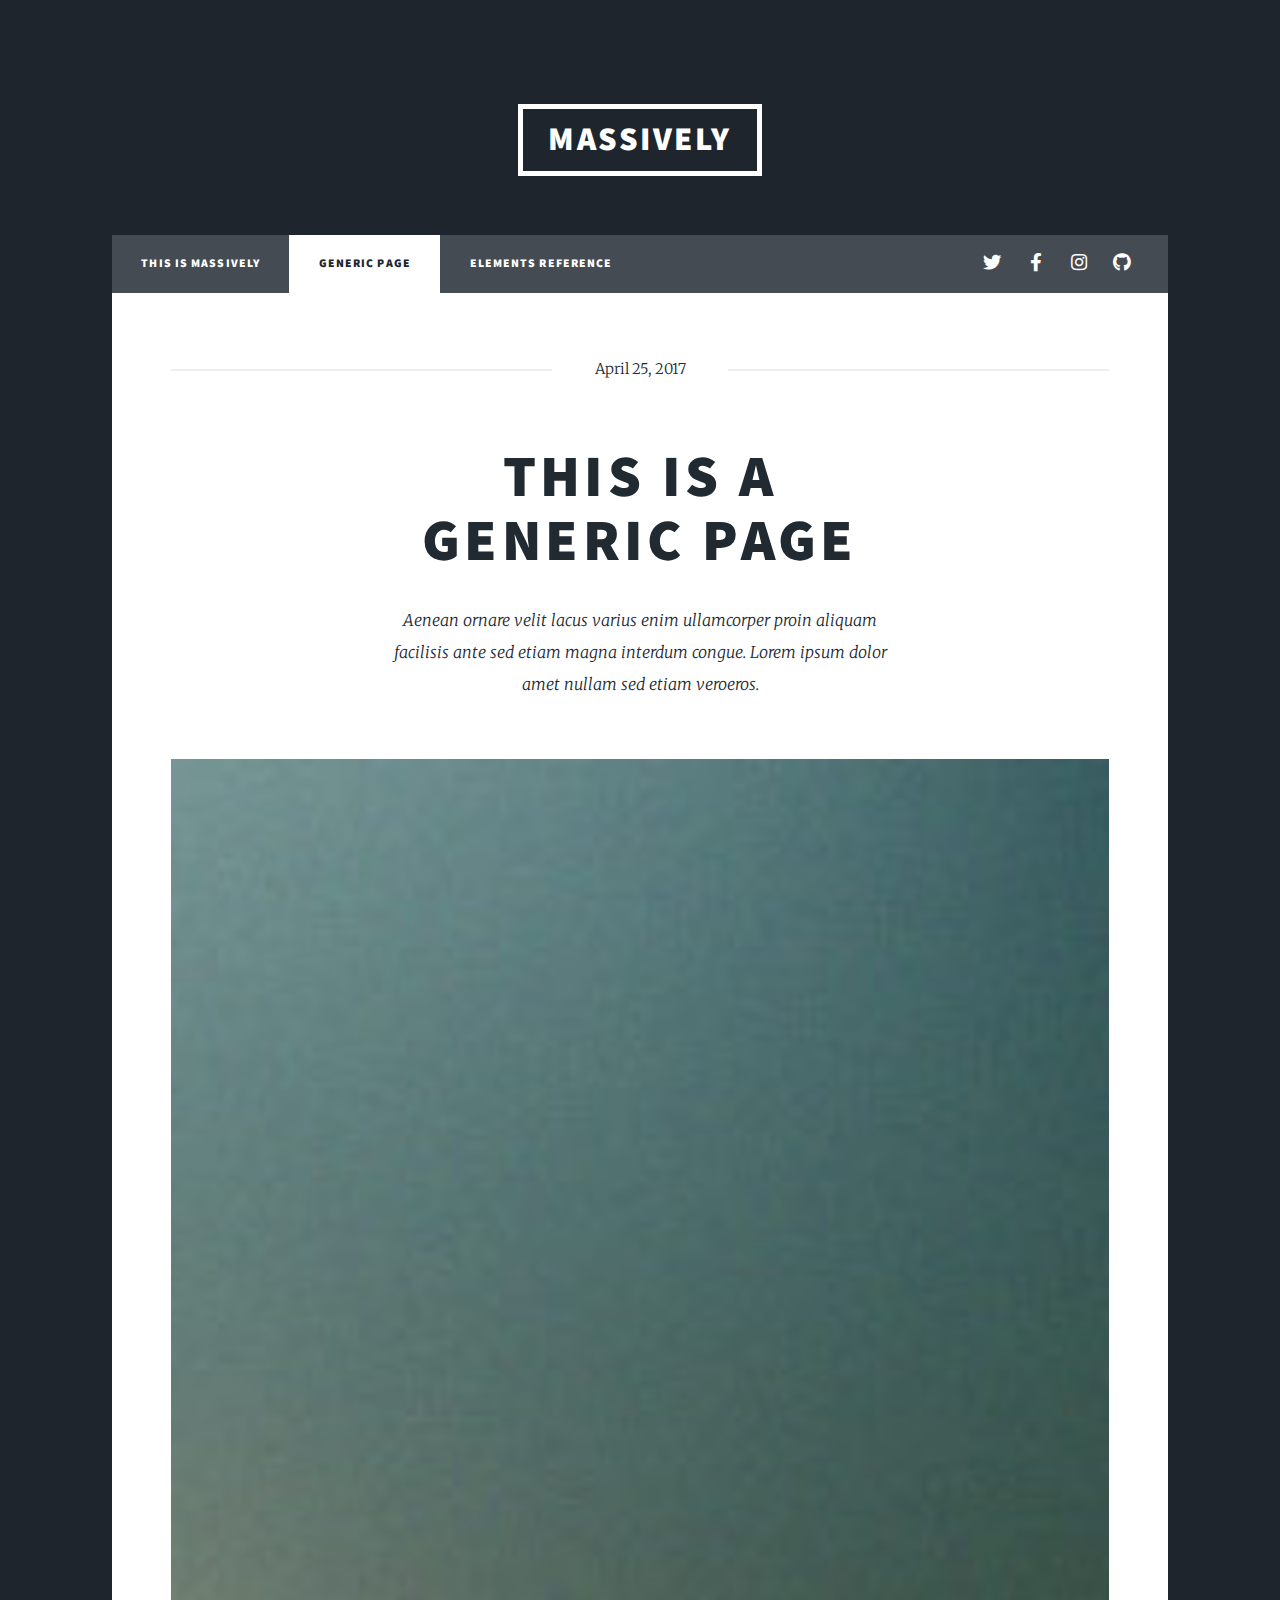
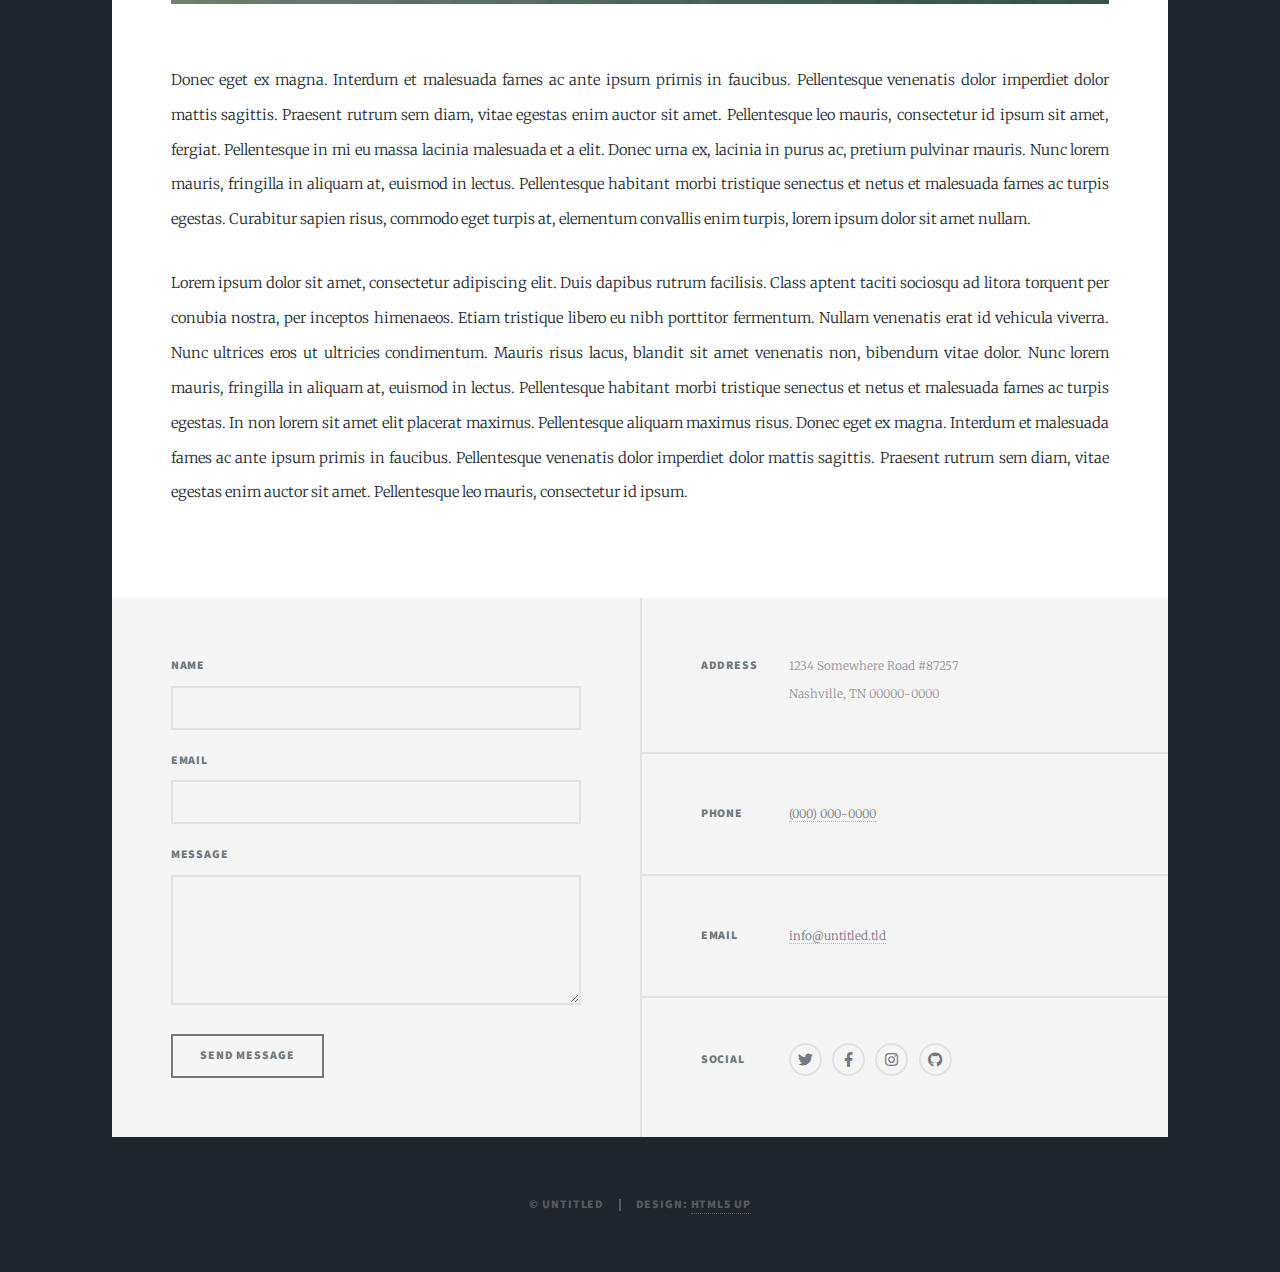
<file: generic.html>
<!DOCTYPE HTML>
<!--
	Massively by HTML5 UP
	html5up.net | @ajlkn
	Free for personal and commercial use under the CCA 3.0 license (html5up.net/license)
-->
<html>
	<head>
		<title>Generic Page - Massively by HTML5 UP</title>
		<meta charset="utf-8" />
		<meta name="viewport" content="width=device-width, initial-scale=1, user-scalable=no" />
		<link rel="stylesheet" href="assets/css/main.css" />
		<noscript><link rel="stylesheet" href="assets/css/noscript.css" /></noscript>
	</head>
	<body class="is-preload">

		<!-- Wrapper -->
			<div id="wrapper">

				<!-- Header -->
					<header id="header">
						<a href="index.html" class="logo">Massively</a>
					</header>

				<!-- Nav -->
					<nav id="nav">
						<ul class="links">
							<li><a href="index.html">This is Massively</a></li>
							<li class="active"><a href="generic.html">Generic Page</a></li>
							<li><a href="elements.html">Elements Reference</a></li>
						</ul>
						<ul class="icons">
							<li><a href="#" class="icon brands fa-twitter"><span class="label">Twitter</span></a></li>
							<li><a href="#" class="icon brands fa-facebook-f"><span class="label">Facebook</span></a></li>
							<li><a href="#" class="icon brands fa-instagram"><span class="label">Instagram</span></a></li>
							<li><a href="#" class="icon brands fa-github"><span class="label">GitHub</span></a></li>
						</ul>
					</nav>

				<!-- Main -->
					<div id="main">

						<!-- Post -->
							<section class="post">
								<header class="major">
									<span class="date">April 25, 2017</span>
									<h1>This is a<br />
									Generic Page</h1>
									<p>Aenean ornare velit lacus varius enim ullamcorper proin aliquam<br />
									facilisis ante sed etiam magna interdum congue. Lorem ipsum dolor<br />
									amet nullam sed etiam veroeros.</p>
								</header>
								<div class="image main"><img src="images/pic01.jpg" alt="" /></div>
								<p>Donec eget ex magna. Interdum et malesuada fames ac ante ipsum primis in faucibus. Pellentesque venenatis dolor imperdiet dolor mattis sagittis. Praesent rutrum sem diam, vitae egestas enim auctor sit amet. Pellentesque leo mauris, consectetur id ipsum sit amet, fergiat. Pellentesque in mi eu massa lacinia malesuada et a elit. Donec urna ex, lacinia in purus ac, pretium pulvinar mauris. Nunc lorem mauris, fringilla in aliquam at, euismod in lectus. Pellentesque habitant morbi tristique senectus et netus et malesuada fames ac turpis egestas. Curabitur sapien risus, commodo eget turpis at, elementum convallis enim turpis, lorem ipsum dolor sit amet nullam.</p>
								<p>Lorem ipsum dolor sit amet, consectetur adipiscing elit. Duis dapibus rutrum facilisis. Class aptent taciti sociosqu ad litora torquent per conubia nostra, per inceptos himenaeos. Etiam tristique libero eu nibh porttitor fermentum. Nullam venenatis erat id vehicula viverra. Nunc ultrices eros ut ultricies condimentum. Mauris risus lacus, blandit sit amet venenatis non, bibendum vitae dolor. Nunc lorem mauris, fringilla in aliquam at, euismod in lectus. Pellentesque habitant morbi tristique senectus et netus et malesuada fames ac turpis egestas. In non lorem sit amet elit placerat maximus. Pellentesque aliquam maximus risus. Donec eget ex magna. Interdum et malesuada fames ac ante ipsum primis in faucibus. Pellentesque venenatis dolor imperdiet dolor mattis sagittis. Praesent rutrum sem diam, vitae egestas enim auctor sit amet. Pellentesque leo mauris, consectetur id ipsum.</p>
							</section>

					</div>

				<!-- Footer -->
					<footer id="footer">
						<section>
							<form method="post" action="#">
								<div class="fields">
									<div class="field">
										<label for="name">Name</label>
										<input type="text" name="name" id="name" />
									</div>
									<div class="field">
										<label for="email">Email</label>
										<input type="text" name="email" id="email" />
									</div>
									<div class="field">
										<label for="message">Message</label>
										<textarea name="message" id="message" rows="3"></textarea>
									</div>
								</div>
								<ul class="actions">
									<li><input type="submit" value="Send Message" /></li>
								</ul>
							</form>
						</section>
						<section class="split contact">
							<section class="alt">
								<h3>Address</h3>
								<p>1234 Somewhere Road #87257<br />
								Nashville, TN 00000-0000</p>
							</section>
							<section>
								<h3>Phone</h3>
								<p><a href="#">(000) 000-0000</a></p>
							</section>
							<section>
								<h3>Email</h3>
								<p><a href="#">info@untitled.tld</a></p>
							</section>
							<section>
								<h3>Social</h3>
								<ul class="icons alt">
									<li><a href="#" class="icon brands alt fa-twitter"><span class="label">Twitter</span></a></li>
									<li><a href="#" class="icon brands alt fa-facebook-f"><span class="label">Facebook</span></a></li>
									<li><a href="#" class="icon brands alt fa-instagram"><span class="label">Instagram</span></a></li>
									<li><a href="#" class="icon brands alt fa-github"><span class="label">GitHub</span></a></li>
								</ul>
							</section>
						</section>
					</footer>

				<!-- Copyright -->
					<div id="copyright">
						<ul><li>&copy; Untitled</li><li>Design: <a href="https://html5up.net">HTML5 UP</a></li></ul>
					</div>

			</div>

		<!-- Scripts -->
			<script src="assets/js/jquery.min.js"></script>
			<script src="assets/js/jquery.scrollex.min.js"></script>
			<script src="assets/js/jquery.scrolly.min.js"></script>
			<script src="assets/js/browser.min.js"></script>
			<script src="assets/js/breakpoints.min.js"></script>
			<script src="assets/js/util.js"></script>
			<script src="assets/js/main.js"></script>

	</body>
</html>
</file>
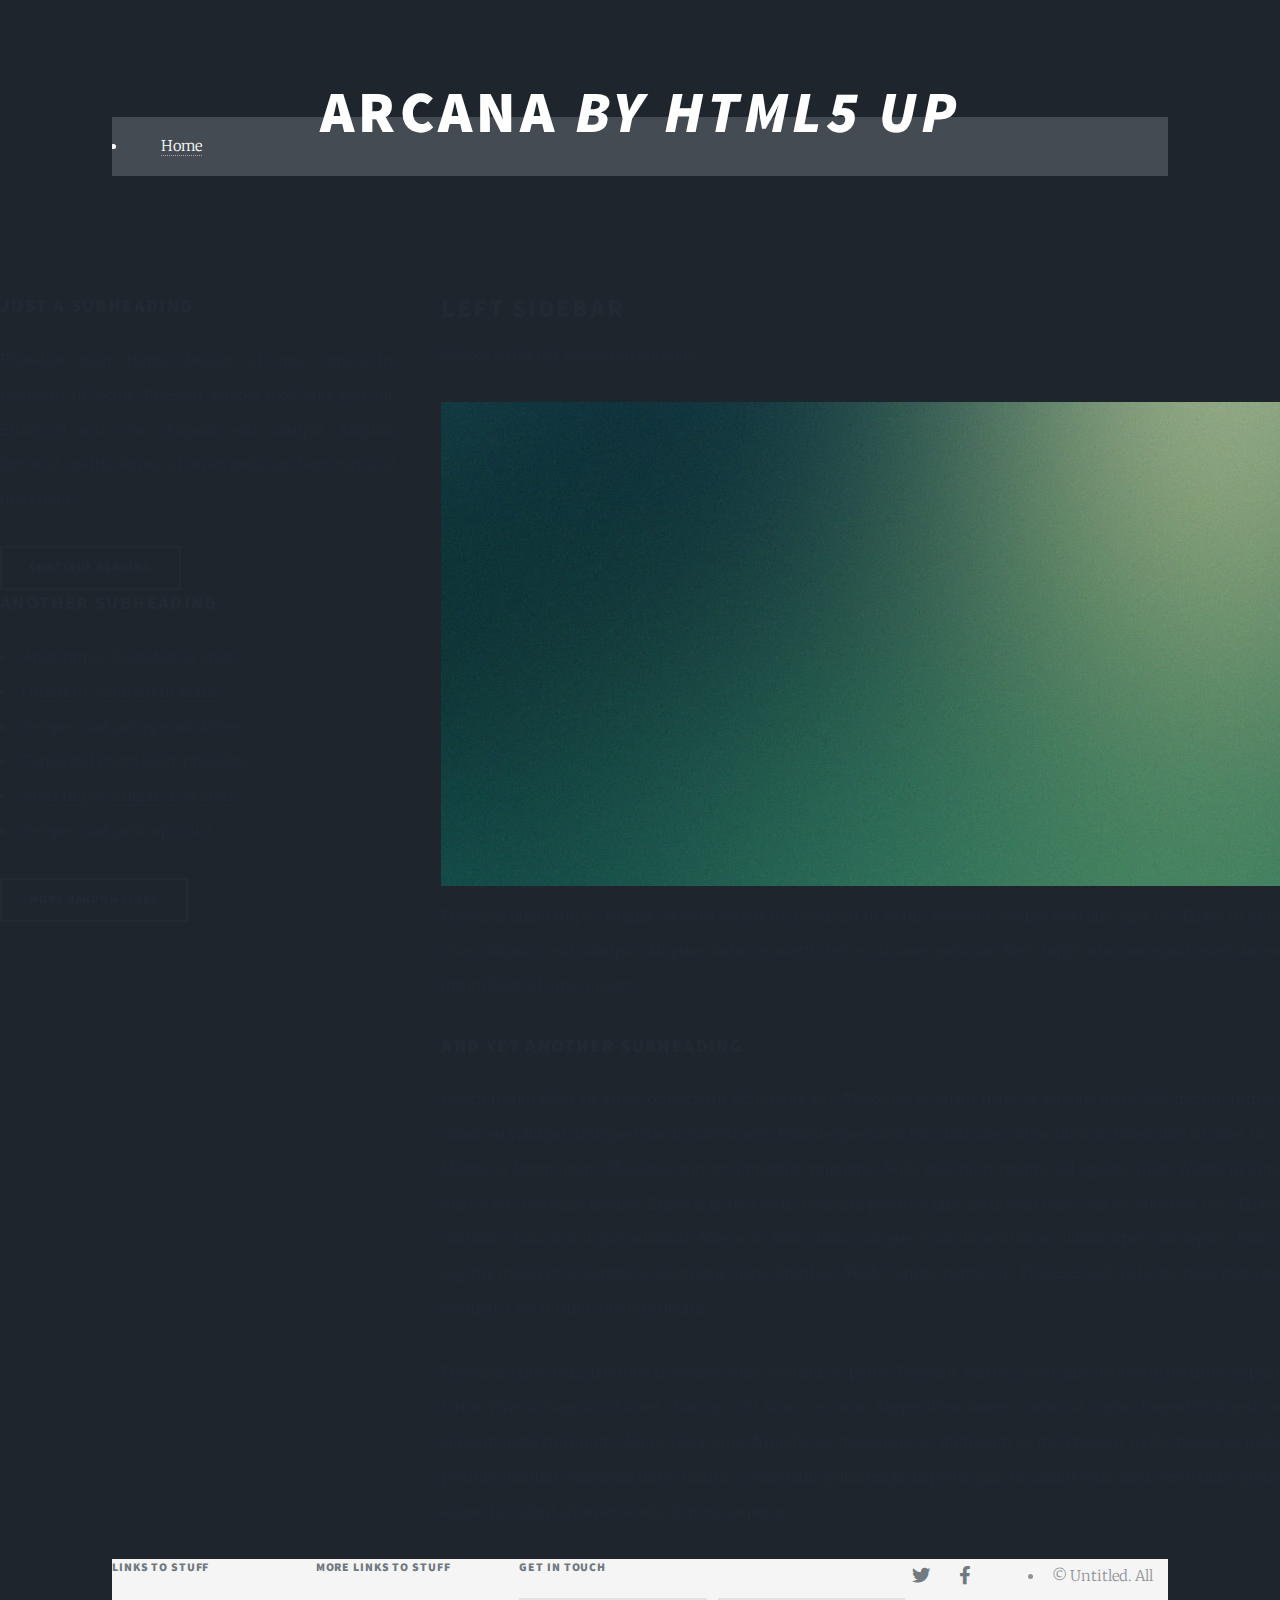
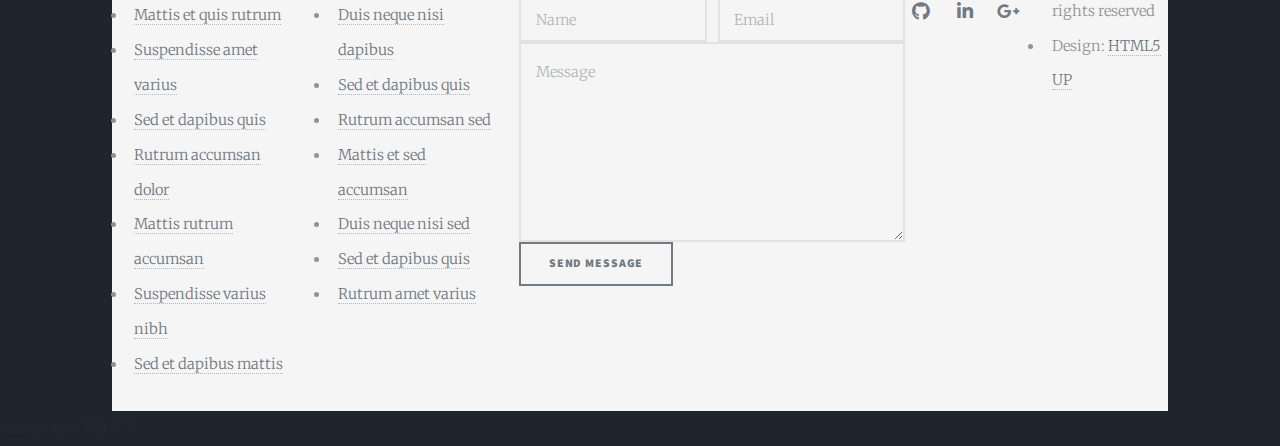
<file: left-sidebar.html>
<!DOCTYPE HTML>
<!--
	Arcana by HTML5 UP
	html5up.net | @ajlkn
	Free for personal and commercial use under the CCA 3.0 license (html5up.net/license)
-->
<html>
	<head>
		<title>Left Sidebar - Arcana by HTML5 UP</title>
		<meta charset="utf-8" />
		<meta name="viewport" content="width=device-width, initial-scale=1, user-scalable=no" />
		<link rel="stylesheet" href="assets/css/main.css" />
	</head>
	<body class="is-preload">
		<div id="page-wrapper">

			<!-- Header -->
				<div id="header">

					<!-- Logo -->
						<h1><a href="index.html" id="logo">Arcana <em>by HTML5 UP</em></a></h1>

					<!-- Nav -->
						<nav id="nav">
							<ul>
								<li><a href="index.html">Home</a></li>
								<li>
									<a href="#">Dropdown</a>
									<ul>
										<li><a href="#">Lorem dolor</a></li>
										<li><a href="#">Magna phasellus</a></li>
										<li><a href="#">Etiam sed tempus</a></li>
										<li>
											<a href="#">Submenu</a>
											<ul>
												<li><a href="#">Lorem dolor</a></li>
												<li><a href="#">Phasellus magna</a></li>
												<li><a href="#">Magna phasellus</a></li>
												<li><a href="#">Etiam nisl</a></li>
												<li><a href="#">Veroeros feugiat</a></li>
											</ul>
										</li>
										<li><a href="#">Veroeros feugiat</a></li>
									</ul>
								</li>
								<li class="current"><a href="left-sidebar.html">Left Sidebar</a></li>
								<li><a href="right-sidebar.html">Right Sidebar</a></li>
								<li><a href="two-sidebar.html">Two Sidebar</a></li>
								<li><a href="no-sidebar.html">No Sidebar</a></li>
							</ul>
						</nav>

				</div>

			<!-- Main -->
				<section class="wrapper style1">
					<div class="container">
						<div class="row gtr-200">
							<div class="col-4 col-12-narrower">
								<div id="sidebar">

									<!-- Sidebar -->

										<section>
											<h3>Just a Subheading</h3>
											<p>Phasellus quam turpis, feugiat sit amet ornare in, hendrerit in lectus.
											Praesent semper mod quis eget mi. Etiam eu ante risus. Aliquam erat volutpat.
											Aliquam luctus et mattis lectus sit amet pulvinar. Nam turpis et nisi etiam.</p>
											<footer>
												<a href="#" class="button">Continue Reading</a>
											</footer>
										</section>

										<section>
											<h3>Another Subheading</h3>
											<ul class="links">
												<li><a href="#">Amet turpis, feugiat et sit amet</a></li>
												<li><a href="#">Ornare in hendrerit in lectus</a></li>
												<li><a href="#">Semper mod quis eget mi dolore</a></li>
												<li><a href="#">Consequat etiam lorem phasellus</a></li>
												<li><a href="#">Amet turpis, feugiat et sit amet</a></li>
												<li><a href="#">Semper mod quisturpis nisi</a></li>
											</ul>
											<footer>
												<a href="#" class="button">More Random Links</a>
											</footer>
										</section>

								</div>
							</div>
							<div class="col-8  col-12-narrower imp-narrower">
								<div id="content">

									<!-- Content -->

										<article>
											<header>
												<h2>Left Sidebar</h2>
												<p>Sidebar on the left, content on the right.</p>
											</header>

											<span class="image featured"><img src="images/banner.jpg" alt="" /></span>

											<p>Phasellus quam turpis, feugiat sit amet ornare in, hendrerit in lectus.
											Praesent semper mod quis eget mi. Etiam eu ante risus. Aliquam erat volutpat.
											Aliquam luctus et mattis lectus sit amet pulvinar. Nam turpis nisi
											consequat etiam lorem ipsum dolor sit amet nullam.</p>

											<h3>And Yet Another Subheading</h3>
											<p>Lorem ipsum dolor sit amet, consectetur adipiscing elit. Maecenas ac quam risus, at tempus
											justo. Sed dictum rutrum massa eu volutpat. Quisque vitae hendrerit sem. Pellentesque lorem felis,
											ultricies a bibendum id, bibendum sit amet nisl. Mauris et lorem quam. Maecenas rutrum imperdiet
											vulputate. Nulla quis nibh ipsum, sed egestas justo. Morbi ut ante mattis orci convallis tempor.
											Etiam a lacus a lacus pharetra porttitor quis accumsan odio. Sed vel euismod nisi. Etiam convallis
											rhoncus dui quis euismod. Maecenas lorem tellus, congue et condimentum ac, ullamcorper non sapien.
											Donec sagittis massa et leo semper a scelerisque metus faucibus. Morbi congue mattis mi.
											Phasellus sed nisl vitae risus tristique volutpat. Cras rutrum commodo luctus.</p>

											<p>Phasellus odio risus, faucibus et viverra vitae, eleifend ac purus. Praesent mattis, enim
											quis hendrerit porttitor, sapien tortor viverra magna, sit amet rhoncus nisl lacus nec arcu.
											Suspendisse laoreet metus ut metus imperdiet interdum aliquam justo tincidunt. Mauris dolor urna,
											fringilla vel malesuada ac, dignissim eu mi. Praesent mollis massa ac nulla pretium pretium.
											Maecenas tortor mauris, consectetur pellentesque dapibus eget, tincidunt vitae arcu.
											Vestibulum purus augue, tincidunt sit amet iaculis id, porta eu purus.</p>
										</article>

								</div>
							</div>
						</div>
					</div>
				</section>

			<!-- Footer -->
				<div id="footer">
					<div class="container">
						<div class="row">
							<section class="col-3 col-6-narrower col-12-mobilep">
								<h3>Links to Stuff</h3>
								<ul class="links">
									<li><a href="#">Mattis et quis rutrum</a></li>
									<li><a href="#">Suspendisse amet varius</a></li>
									<li><a href="#">Sed et dapibus quis</a></li>
									<li><a href="#">Rutrum accumsan dolor</a></li>
									<li><a href="#">Mattis rutrum accumsan</a></li>
									<li><a href="#">Suspendisse varius nibh</a></li>
									<li><a href="#">Sed et dapibus mattis</a></li>
								</ul>
							</section>
							<section class="col-3 col-6-narrower col-12-mobilep">
								<h3>More Links to Stuff</h3>
								<ul class="links">
									<li><a href="#">Duis neque nisi dapibus</a></li>
									<li><a href="#">Sed et dapibus quis</a></li>
									<li><a href="#">Rutrum accumsan sed</a></li>
									<li><a href="#">Mattis et sed accumsan</a></li>
									<li><a href="#">Duis neque nisi sed</a></li>
									<li><a href="#">Sed et dapibus quis</a></li>
									<li><a href="#">Rutrum amet varius</a></li>
								</ul>
							</section>
							<section class="col-6 col-12-narrower">
								<h3>Get In Touch</h3>
								<form>
									<div class="row gtr-50">
										<div class="col-6 col-12-mobilep">
											<input type="text" name="name" id="name" placeholder="Name" />
										</div>
										<div class="col-6 col-12-mobilep">
											<input type="email" name="email" id="email" placeholder="Email" />
										</div>
										<div class="col-12">
											<textarea name="message" id="message" placeholder="Message" rows="5"></textarea>
										</div>
										<div class="col-12">
											<ul class="actions">
												<li><input type="submit" class="button alt" value="Send Message" /></li>
											</ul>
										</div>
									</div>
								</form>
							</section>
						</div>
					</div>

					<!-- Icons -->
						<ul class="icons">
							<li><a href="#" class="icon brands fa-twitter"><span class="label">Twitter</span></a></li>
							<li><a href="#" class="icon brands fa-facebook-f"><span class="label">Facebook</span></a></li>
							<li><a href="#" class="icon brands fa-github"><span class="label">GitHub</span></a></li>
							<li><a href="#" class="icon brands fa-linkedin-in"><span class="label">LinkedIn</span></a></li>
							<li><a href="#" class="icon brands fa-google-plus-g"><span class="label">Google+</span></a></li>
						</ul>

					<!-- Copyright -->
						<div class="copyright">
							<ul class="menu">
								<li>&copy; Untitled. All rights reserved</li><li>Design: <a href="http://html5up.net">HTML5 UP</a></li>
							</ul>
						</div>

				</div>

		</div>

		<!-- Scripts -->
			<script src="assets/js/jquery.min.js"></script>
			<script src="assets/js/jquery.dropotron.min.js"></script>
			<script src="assets/js/browser.min.js"></script>
			<script src="assets/js/breakpoints.min.js"></script>
			<script src="assets/js/util.js"></script>
			<script src="assets/js/main.js"></script>

	</body>
</html>
</file>
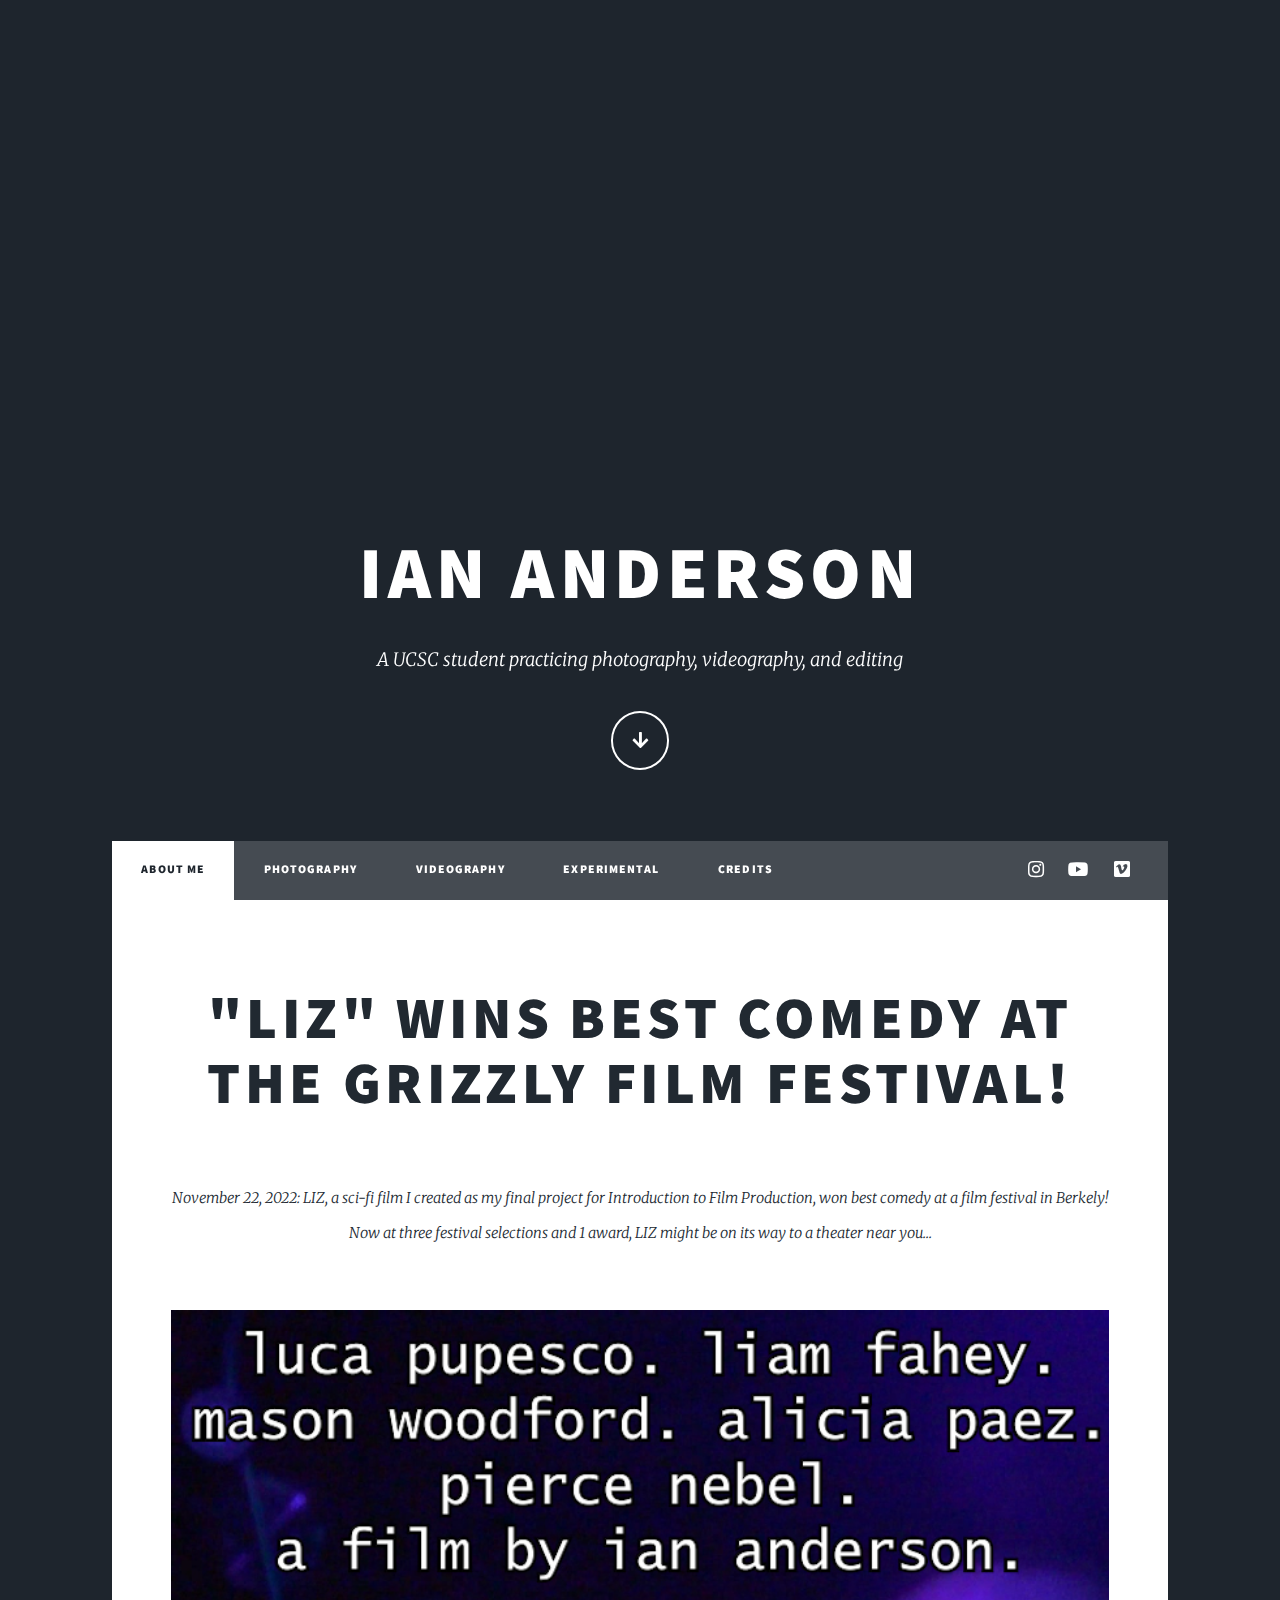
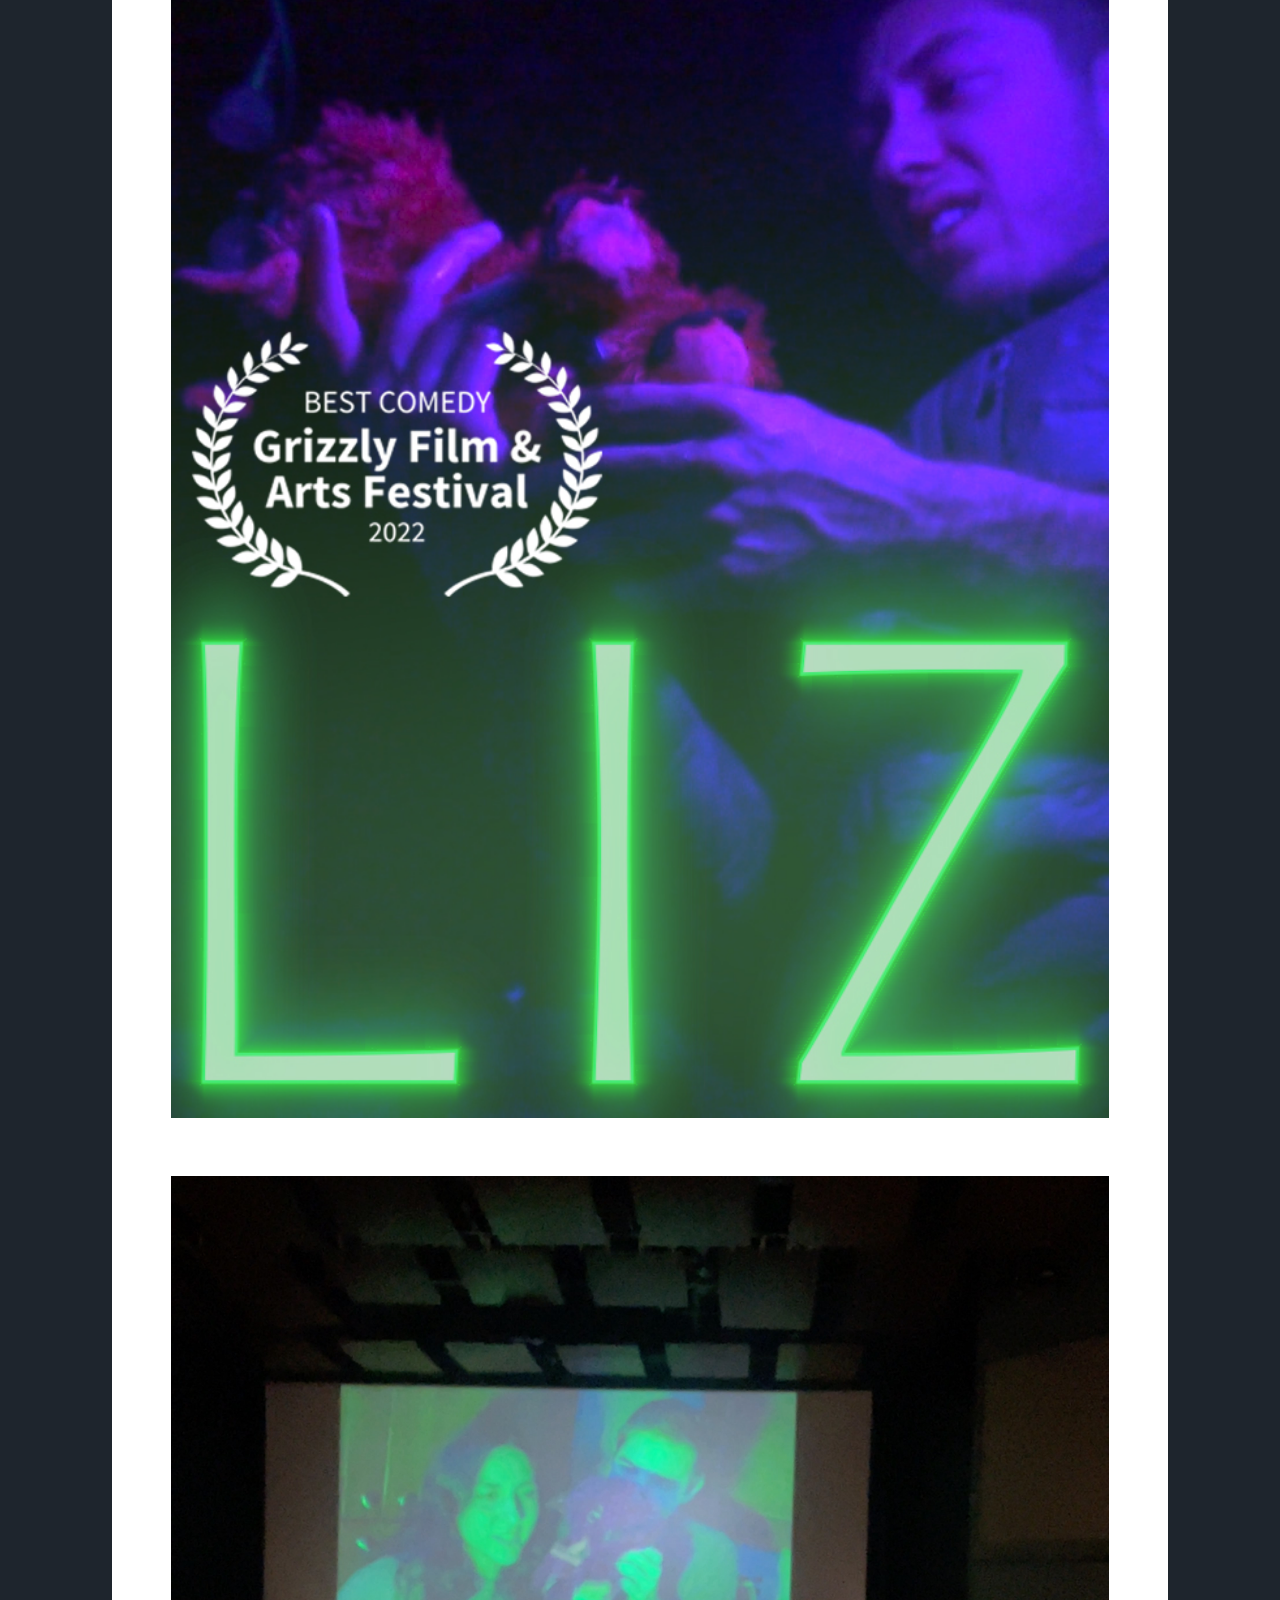
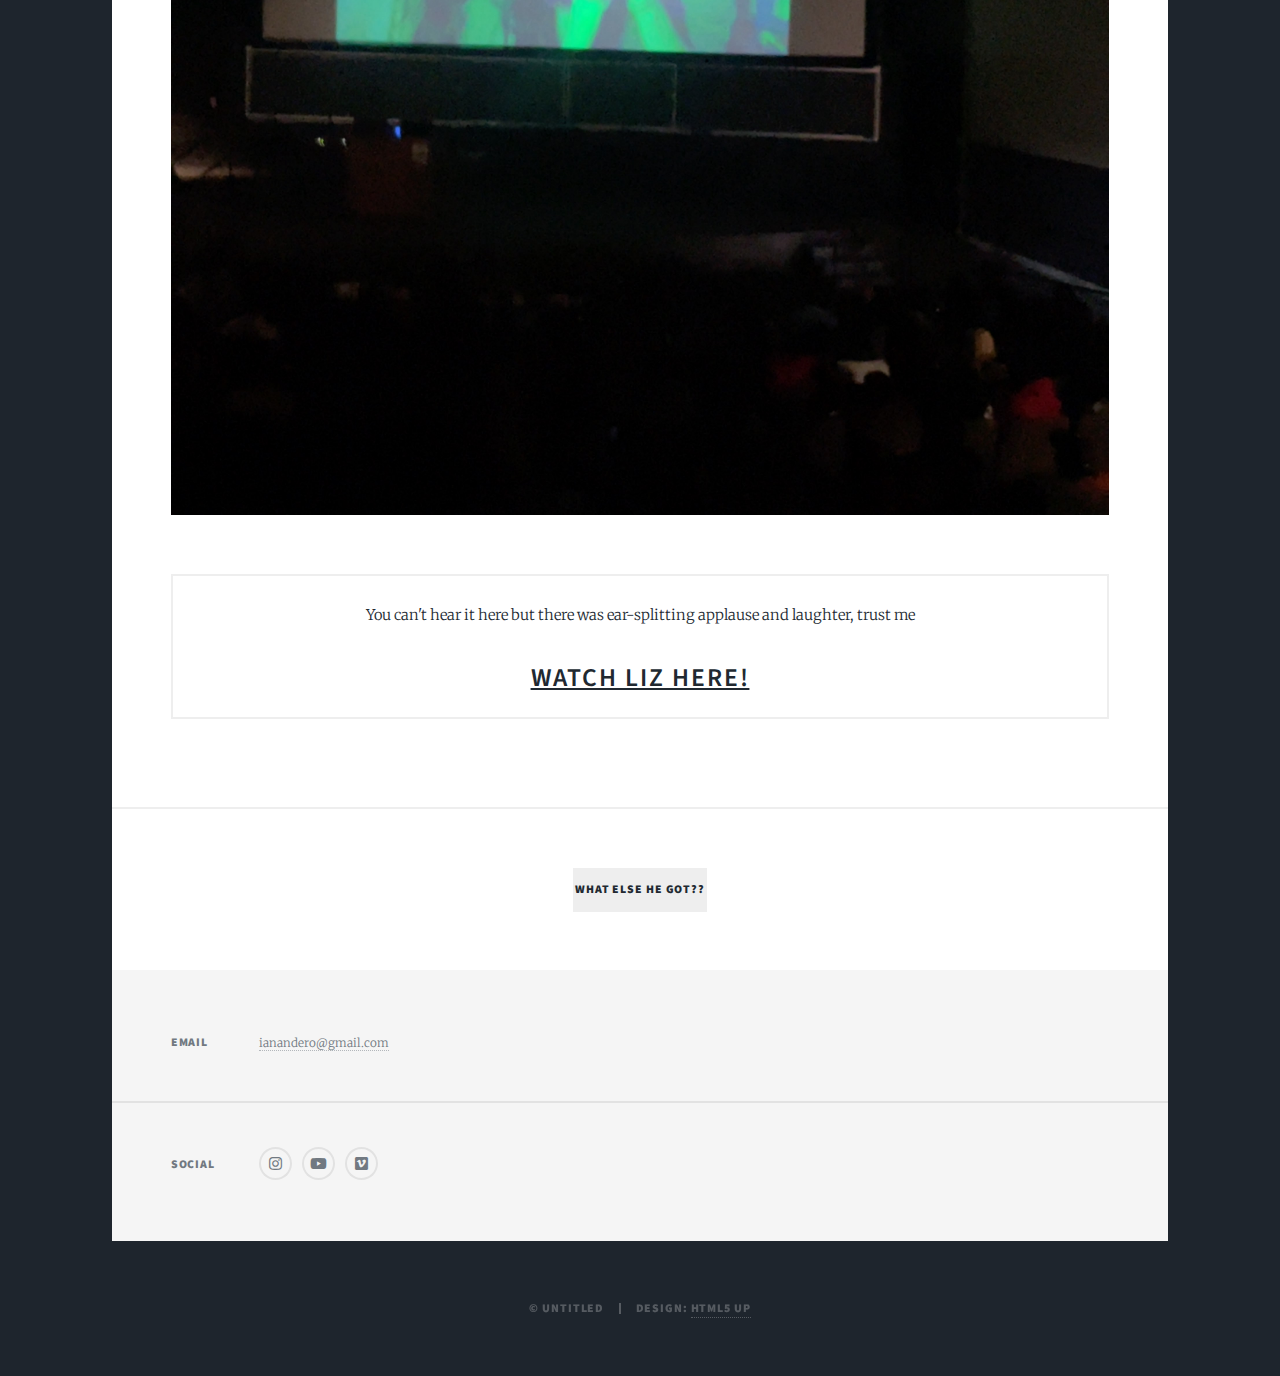
<file: LIZ.html>
<!DOCTYPE HTML>
<!--
	Massively by HTML5 UP
	html5up.net | @ajlkn
	Free for personal and commercial use under the CCA 3.0 license (html5up.net/license)
-->
<html>
	<head>
		<title>Ian Anderson</title>
		<meta charset="utf-8" />
		<meta name="viewport" content="width=device-width, initial-scale=1, user-scalable=no" />
		<link rel="stylesheet" href="assets/css/main.css" />
		<noscript><link rel="stylesheet" href="assets/css/noscript.css" /></noscript>
	</head>
	<body class="is-preload">

		<!-- Wrapper -->
			<div id="wrapper" class="fade-in">

				<!-- Intro -->
					<div id="intro">
						<h1>Ian Anderson</h1>
						<p>A UCSC student practicing photography, videography, and editing</p>
						<ul class="actions">
							<li><a href="#header" class="button icon solid solo fa-arrow-down scrolly">Continue</a></li>
						</ul>
					</div>

				<!-- Header -->
					<header id="header">
						<a href="index.html" class="logo">Ian Anderson</a>
					</header>

				<!-- Nav -->
					<nav id="nav">
						<ul class="links">
							<li class="active"><a href="index.html">About Me</a></li>
							<li><a href="Photography Tab.html">Photography</a></li>
							<li><a href="Videography.html">Videography</a></li>
							<li><a href="Edit My Photos!.html">Experimental</a></li>
							<li><a href="Credits.html">Credits</a></li>

						</ul>
						<ul class="icons">
							<li><a target=blank href="https://instagram.com/ianacreative" class="icon brands fa-instagram"><span class="label">Instagram</span></a></li>
						<li><a target=blank href="https://www.youtube.com/channel/UCUumCokf-5kSjcfUy_4iKzg" class="icon brands fa-youtube"><span class="label">YouTube</span></a></li>
						<li><a target=blank href="https://vimeo.com/ianacreative" class="icon brands fa-vimeo"><span class="label">Vimeo</span></a></li>
						</ul>
					</nav>

				<!-- Main -->
					<div id="main">

						<!-- Featured Post -->
							<article class="post featured">
								<header class="major">
									<h2><a ></a>"LIZ" wins best comedy at the Grizzly Film Festival!<br />
									</a></h2>
									<p><br />
									
										November 22, 2022: LIZ, a sci-fi film I created as my final project for Introduction to Film Production, won best comedy at a film festival in Berkely! Now at three festival selections and 1 award, LIZ might be on its way to a theater near you...</p>
									</header>
									<a  class="image main"><img src="images/poster4.jpg" alt="" /></a>
									
									
									</header>
								<a  class="image main"><img src="images/IMG_6314.jpeg" alt="" /></a>
								
									<div class="box">
										You can't hear it here but there was ear-splitting applause and laughter, trust me</p>
						
								<h2><a target=blank href="https://youtu.be/bo8XkMnjEl8" ><b><u> Watch LIZ here!</u></b></a></h2>
								
							</article>
							

						<!-- Footer -->
							<footer>
								<div class="pagination">
									<!--<a href="#" class="previous">Prev</a>-->
									<a href="index.html" class="page active">What Else He Got??</a>
									
								</div>
							</footer>

					</div>

				<!-- Footer -->
					<footer id="footer">
						<section class="split contact">
							<section>
								<h3>Email</h3>
								<p><a href="#">ianandero@gmail.com</a></p>
							</section>
							<section>
								<h3>Social</h3>
								<ul class="icons alt">
									<li><a target=blank href="https://instagram.com/ianacreative" class="icon brands fa-instagram"><span class="label">Instagram</span></a></li>
						<li><a target=blank href="https://www.youtube.com/channel/UCUumCokf-5kSjcfUy_4iKzg" class="icon brands fa-youtube"><span class="label">YouTube</span></a></li>
						<li><a target=blank href="https://vimeo.com/ianacreative" class="icon brands fa-vimeo"><span class="label">Vimeo</span></a></li>
								</ul>
							</section>
						</section>
					</footer>

				<!-- Copyright -->
					<div id="copyright">
						<ul><li>&copy; Untitled</li><li>Design: <a href="https://html5up.net">HTML5 UP</a></li></ul>
					</div>

			</div>

		<!-- Scripts -->
			<script src="assets/js/jquery.min.js"></script>
			<script src="assets/js/jquery.scrollex.min.js"></script>
			<script src="assets/js/jquery.scrolly.min.js"></script>
			<script src="assets/js/browser.min.js"></script>
			<script src="assets/js/breakpoints.min.js"></script>
			<script src="assets/js/util.js"></script>
			<script src="assets/js/main.js"></script>

	</body>
</html>
</file>
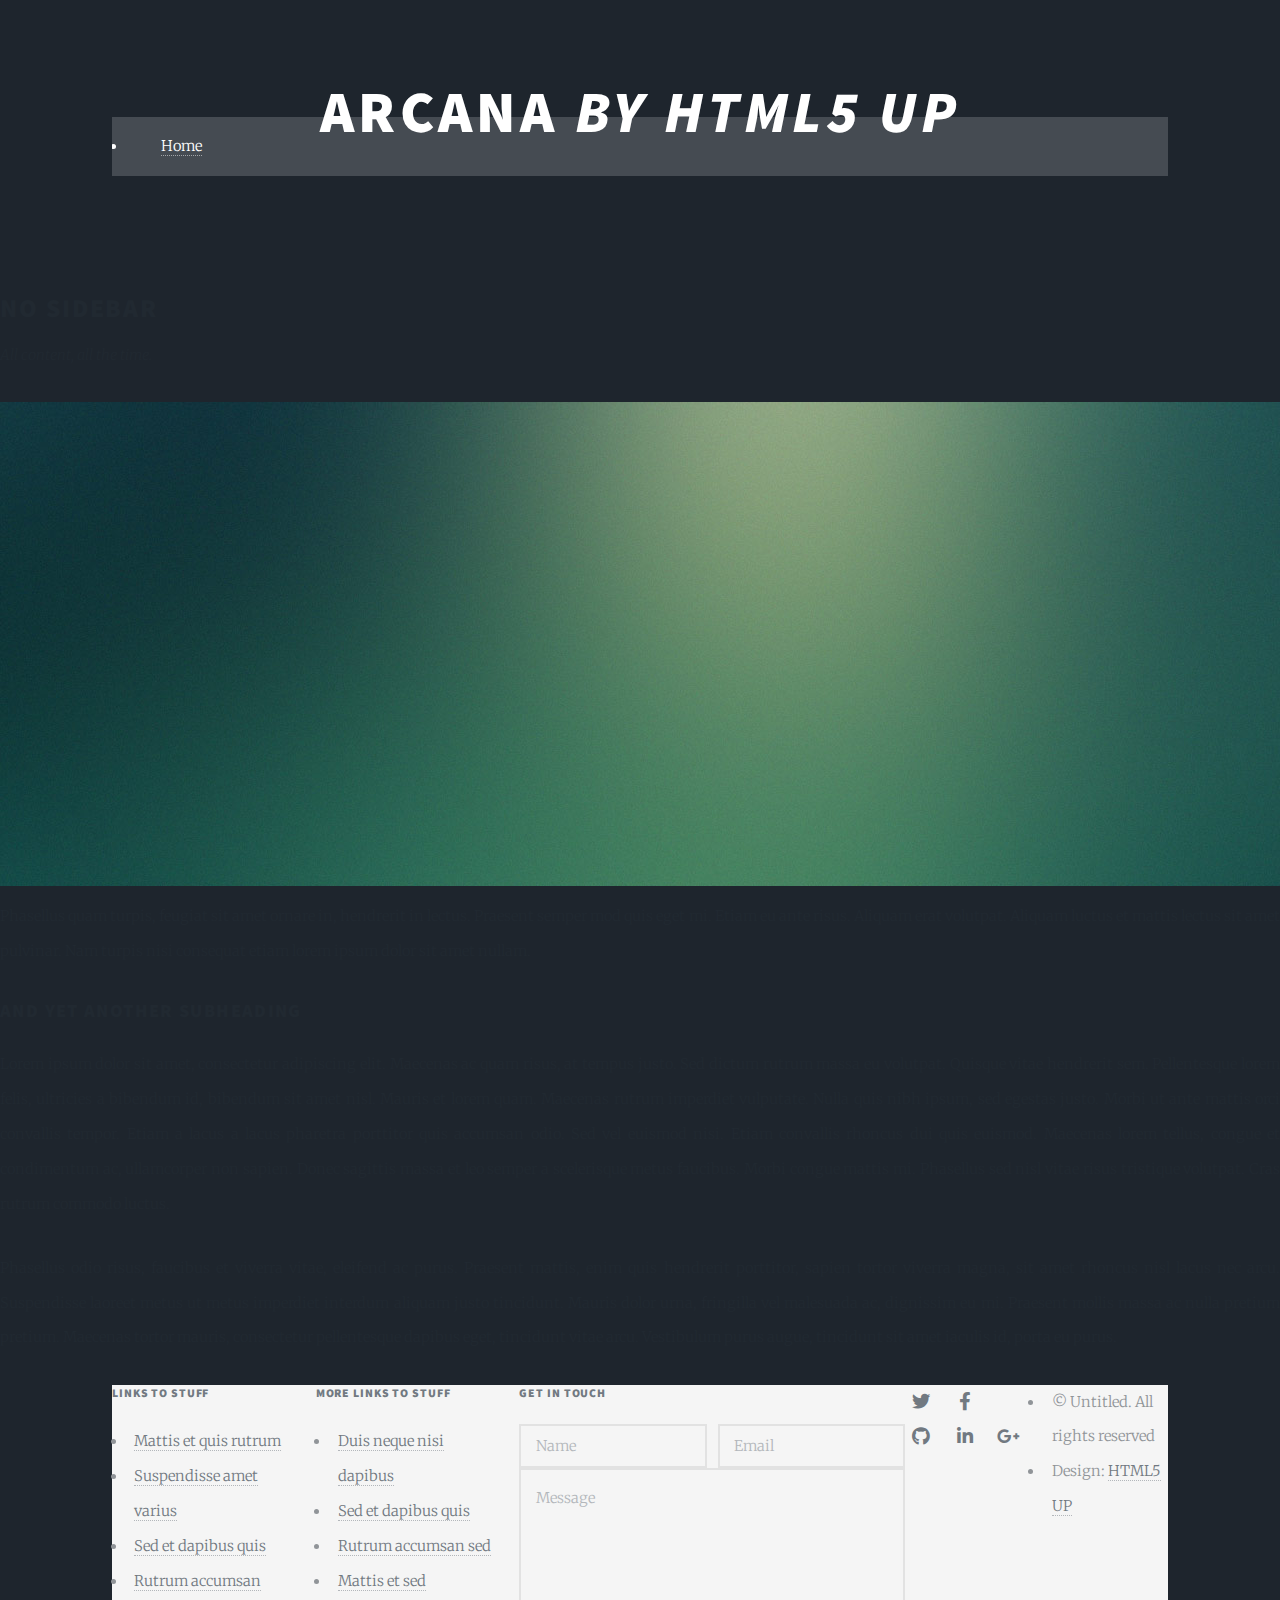
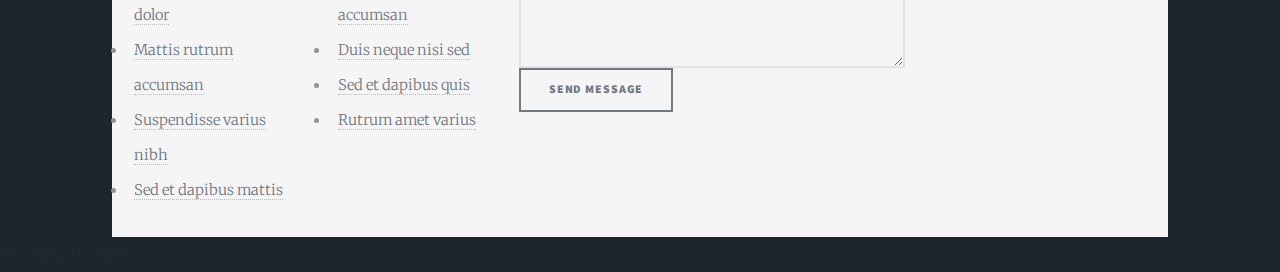
<file: no-sidebar.html>
<!DOCTYPE HTML>
<!--
	Arcana by HTML5 UP
	html5up.net | @ajlkn
	Free for personal and commercial use under the CCA 3.0 license (html5up.net/license)
-->
<html>
	<head>
		<title>No Sidebar - Arcana by HTML5 UP</title>
		<meta charset="utf-8" />
		<meta name="viewport" content="width=device-width, initial-scale=1, user-scalable=no" />
		<link rel="stylesheet" href="assets/css/main.css" />
	</head>
	<body class="is-preload">
		<div id="page-wrapper">

			<!-- Header -->
				<div id="header">

					<!-- Logo -->
						<h1><a href="index.html" id="logo">Arcana <em>by HTML5 UP</em></a></h1>

					<!-- Nav -->
						<nav id="nav">
							<ul>
								<li><a href="index.html">Home</a></li>
								<li>
									<a href="#">Dropdown</a>
									<ul>
										<li><a href="#">Lorem dolor</a></li>
										<li><a href="#">Magna phasellus</a></li>
										<li><a href="#">Etiam sed tempus</a></li>
										<li>
											<a href="#">Submenu</a>
											<ul>
												<li><a href="#">Lorem dolor</a></li>
												<li><a href="#">Phasellus magna</a></li>
												<li><a href="#">Magna phasellus</a></li>
												<li><a href="#">Etiam nisl</a></li>
												<li><a href="#">Veroeros feugiat</a></li>
											</ul>
										</li>
										<li><a href="#">Veroeros feugiat</a></li>
									</ul>
								</li>
								<li><a href="left-sidebar.html">Left Sidebar</a></li>
								<li><a href="right-sidebar.html">Right Sidebar</a></li>
								<li><a href="two-sidebar.html">Two Sidebar</a></li>
								<li class="current"><a href="no-sidebar.html">No Sidebar</a></li>
							</ul>
						</nav>

				</div>

			<!-- Main -->
				<section class="wrapper style1">
					<div class="container">
						<div id="content">

							<!-- Content -->

								<article>
									<header>
										<h2>No Sidebar</h2>
										<p>All content, all the time.</p>
									</header>

									<span class="image featured"><img src="images/banner.jpg" alt="" /></span>

									<p>Phasellus quam turpis, feugiat sit amet ornare in, hendrerit in lectus.
									Praesent semper mod quis eget mi. Etiam eu ante risus. Aliquam erat volutpat.
									Aliquam luctus et mattis lectus sit amet pulvinar. Nam turpis nisi
									consequat etiam lorem ipsum dolor sit amet nullam.</p>

									<h3>And Yet Another Subheading</h3>
									<p>Lorem ipsum dolor sit amet, consectetur adipiscing elit. Maecenas ac quam risus, at tempus
									justo. Sed dictum rutrum massa eu volutpat. Quisque vitae hendrerit sem. Pellentesque lorem felis,
									ultricies a bibendum id, bibendum sit amet nisl. Mauris et lorem quam. Maecenas rutrum imperdiet
									vulputate. Nulla quis nibh ipsum, sed egestas justo. Morbi ut ante mattis orci convallis tempor.
									Etiam a lacus a lacus pharetra porttitor quis accumsan odio. Sed vel euismod nisi. Etiam convallis
									rhoncus dui quis euismod. Maecenas lorem tellus, congue et condimentum ac, ullamcorper non sapien.
									Donec sagittis massa et leo semper a scelerisque metus faucibus. Morbi congue mattis mi.
									Phasellus sed nisl vitae risus tristique volutpat. Cras rutrum commodo luctus.</p>

									<p>Phasellus odio risus, faucibus et viverra vitae, eleifend ac purus. Praesent mattis, enim
									quis hendrerit porttitor, sapien tortor viverra magna, sit amet rhoncus nisl lacus nec arcu.
									Suspendisse laoreet metus ut metus imperdiet interdum aliquam justo tincidunt. Mauris dolor urna,
									fringilla vel malesuada ac, dignissim eu mi. Praesent mollis massa ac nulla pretium pretium.
									Maecenas tortor mauris, consectetur pellentesque dapibus eget, tincidunt vitae arcu.
									Vestibulum purus augue, tincidunt sit amet iaculis id, porta eu purus.</p>
								</article>

						</div>
					</div>
				</section>

			<!-- Footer -->
				<div id="footer">
					<div class="container">
						<div class="row">
							<section class="col-3 col-6-narrower col-12-mobilep">
								<h3>Links to Stuff</h3>
								<ul class="links">
									<li><a href="#">Mattis et quis rutrum</a></li>
									<li><a href="#">Suspendisse amet varius</a></li>
									<li><a href="#">Sed et dapibus quis</a></li>
									<li><a href="#">Rutrum accumsan dolor</a></li>
									<li><a href="#">Mattis rutrum accumsan</a></li>
									<li><a href="#">Suspendisse varius nibh</a></li>
									<li><a href="#">Sed et dapibus mattis</a></li>
								</ul>
							</section>
							<section class="col-3 col-6-narrower col-12-mobilep">
								<h3>More Links to Stuff</h3>
								<ul class="links">
									<li><a href="#">Duis neque nisi dapibus</a></li>
									<li><a href="#">Sed et dapibus quis</a></li>
									<li><a href="#">Rutrum accumsan sed</a></li>
									<li><a href="#">Mattis et sed accumsan</a></li>
									<li><a href="#">Duis neque nisi sed</a></li>
									<li><a href="#">Sed et dapibus quis</a></li>
									<li><a href="#">Rutrum amet varius</a></li>
								</ul>
							</section>
							<section class="col-6 col-12-narrower">
								<h3>Get In Touch</h3>
								<form>
									<div class="row gtr-50">
										<div class="col-6 col-12-mobilep">
											<input type="text" name="name" id="name" placeholder="Name" />
										</div>
										<div class="col-6 col-12-mobilep">
											<input type="email" name="email" id="email" placeholder="Email" />
										</div>
										<div class="col-12">
											<textarea name="message" id="message" placeholder="Message" rows="5"></textarea>
										</div>
										<div class="col-12">
											<ul class="actions">
												<li><input type="submit" class="button alt" value="Send Message" /></li>
											</ul>
										</div>
									</div>
								</form>
							</section>
						</div>
					</div>

					<!-- Icons -->
						<ul class="icons">
							<li><a href="#" class="icon brands fa-twitter"><span class="label">Twitter</span></a></li>
							<li><a href="#" class="icon brands fa-facebook-f"><span class="label">Facebook</span></a></li>
							<li><a href="#" class="icon brands fa-github"><span class="label">GitHub</span></a></li>
							<li><a href="#" class="icon brands fa-linkedin-in"><span class="label">LinkedIn</span></a></li>
							<li><a href="#" class="icon brands fa-google-plus-g"><span class="label">Google+</span></a></li>
						</ul>

					<!-- Copyright -->
						<div class="copyright">
							<ul class="menu">
								<li>&copy; Untitled. All rights reserved</li><li>Design: <a href="http://html5up.net">HTML5 UP</a></li>
							</ul>
						</div>

				</div>

		</div>

		<!-- Scripts -->
			<script src="assets/js/jquery.min.js"></script>
			<script src="assets/js/jquery.dropotron.min.js"></script>
			<script src="assets/js/browser.min.js"></script>
			<script src="assets/js/breakpoints.min.js"></script>
			<script src="assets/js/util.js"></script>
			<script src="assets/js/main.js"></script>

	</body>
</html>
</file>
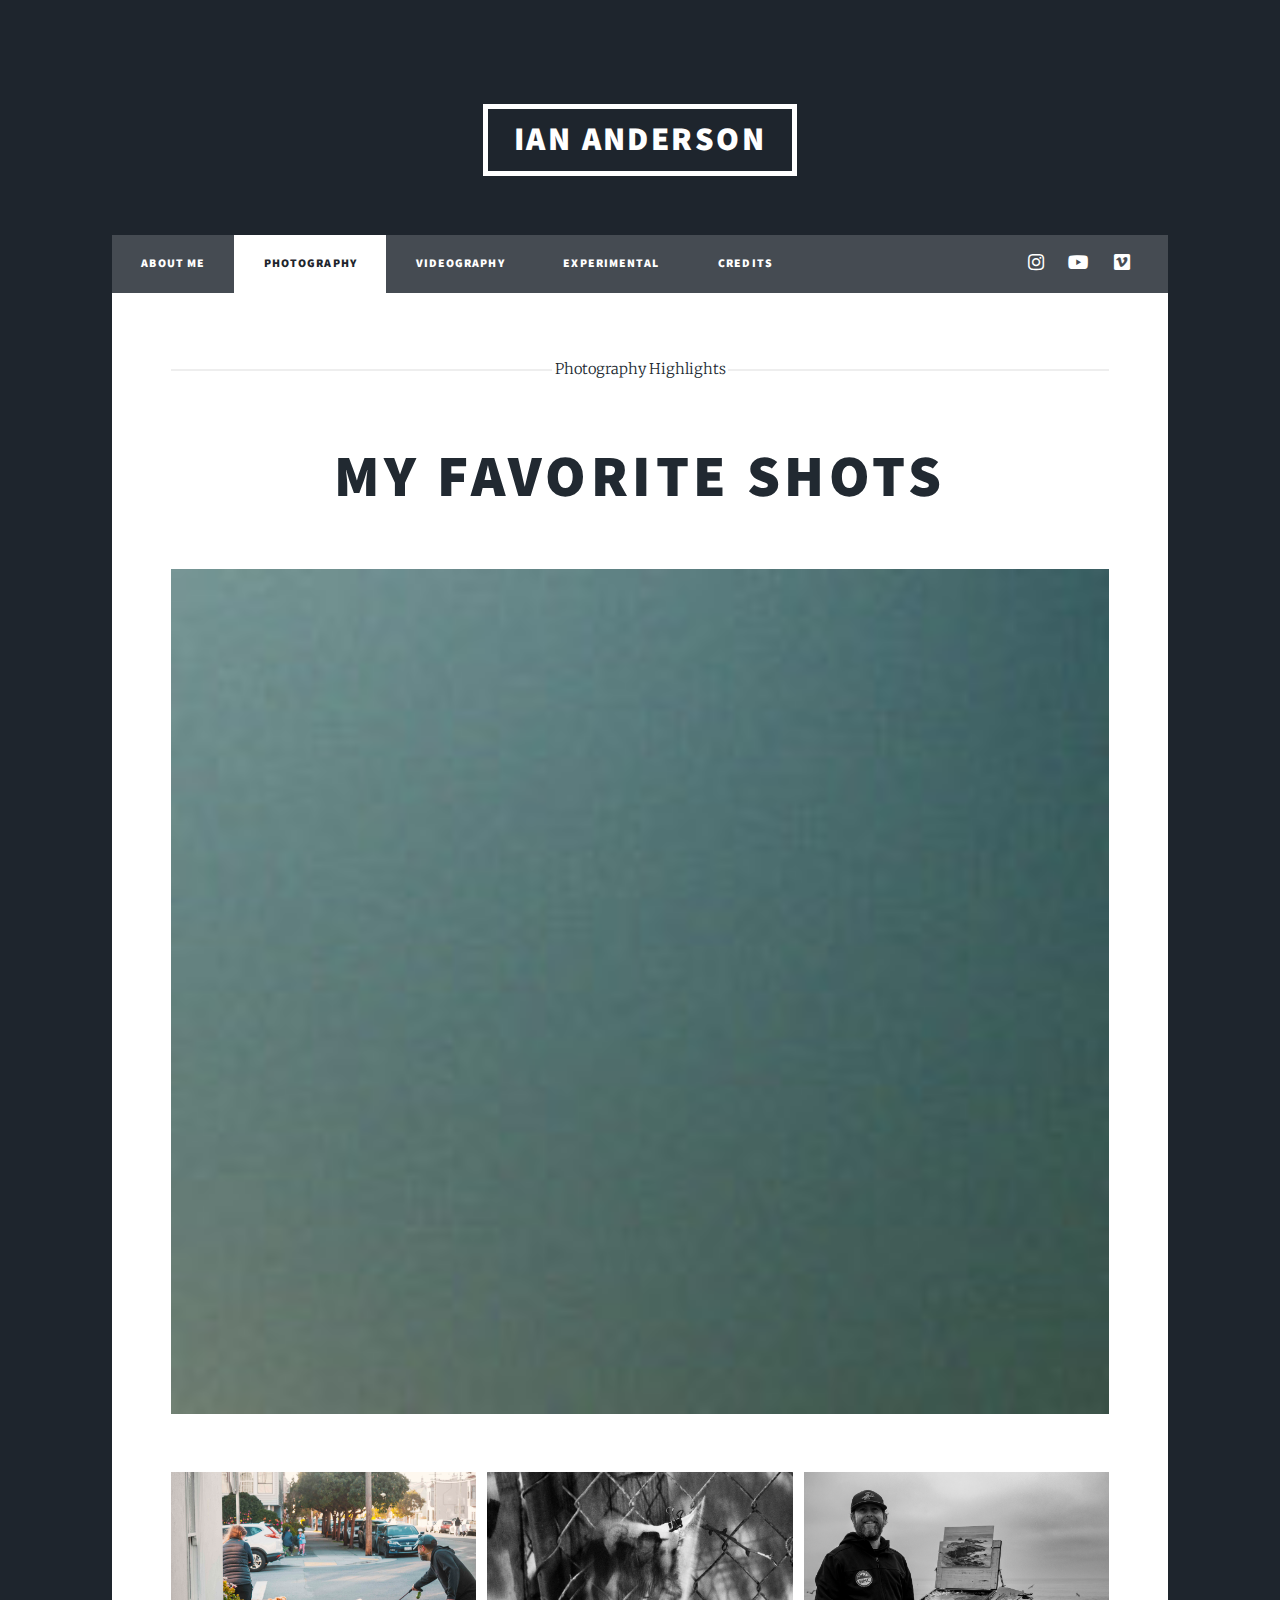
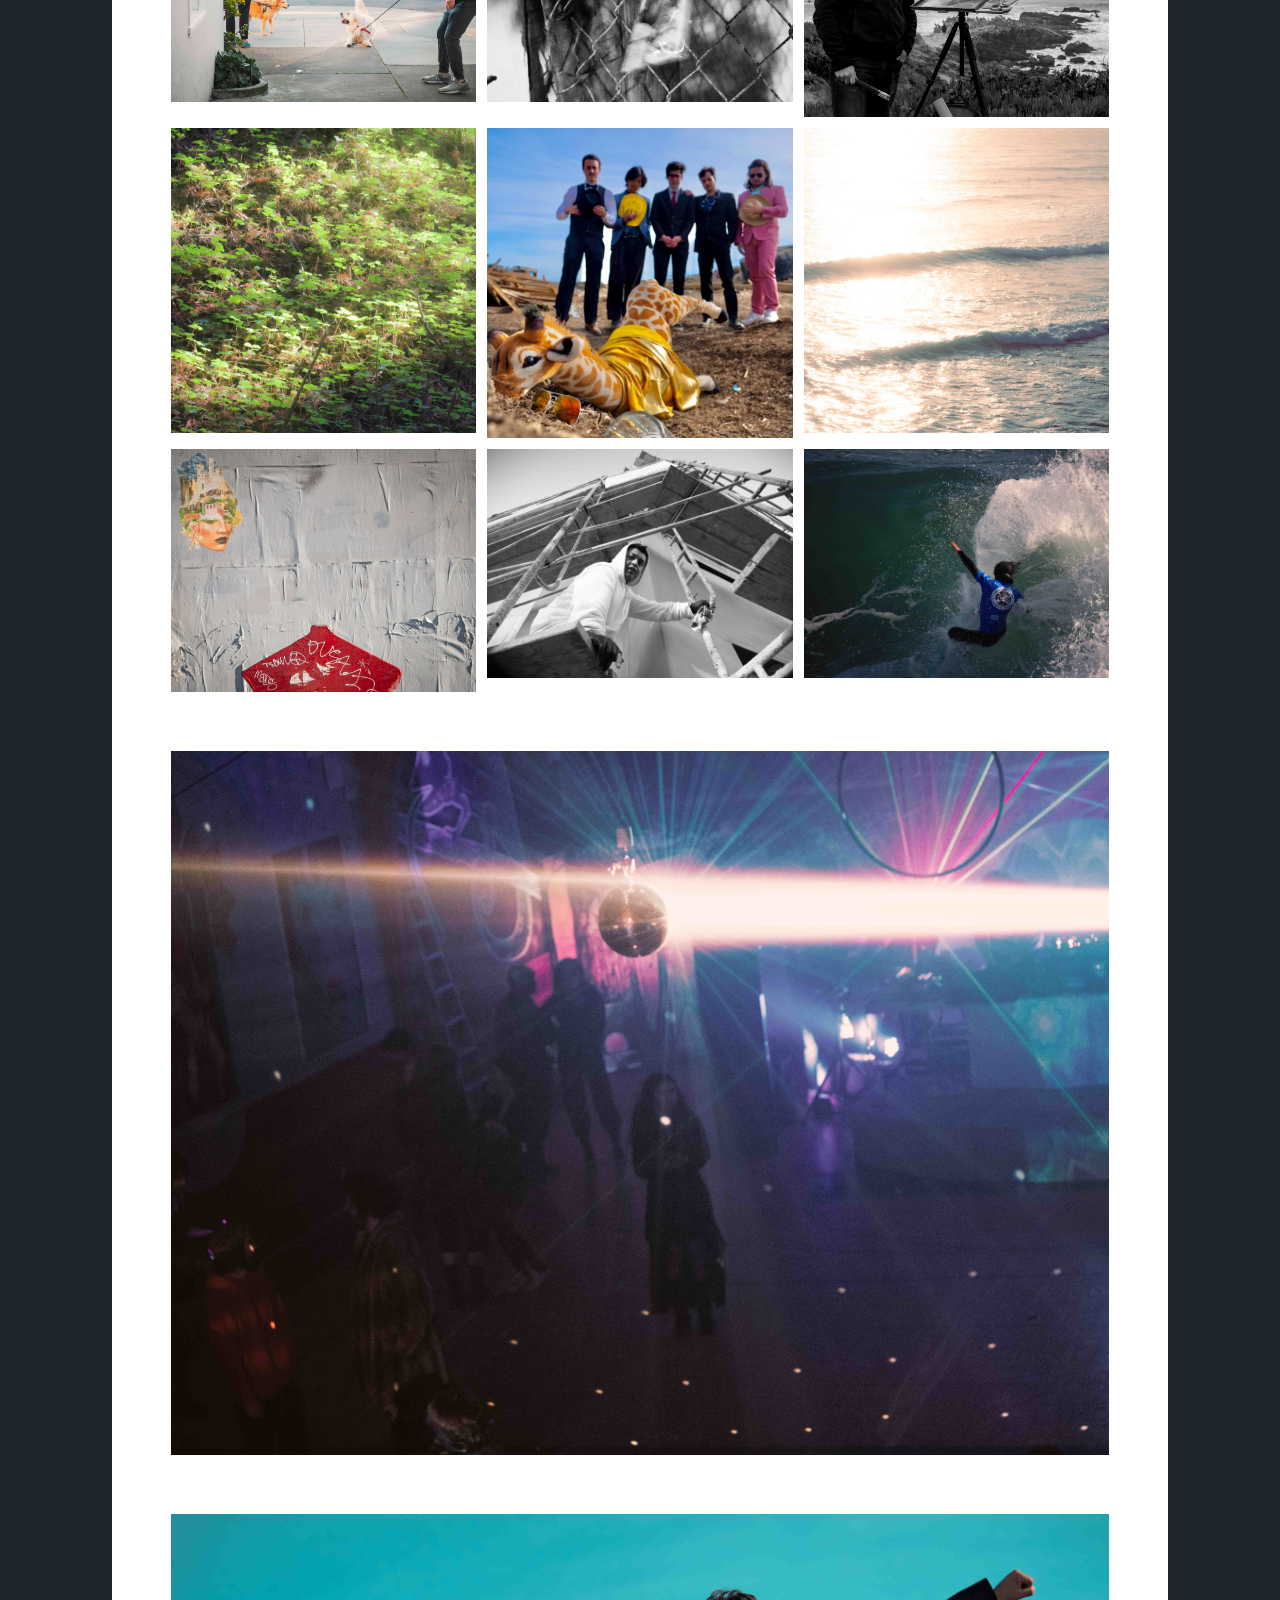
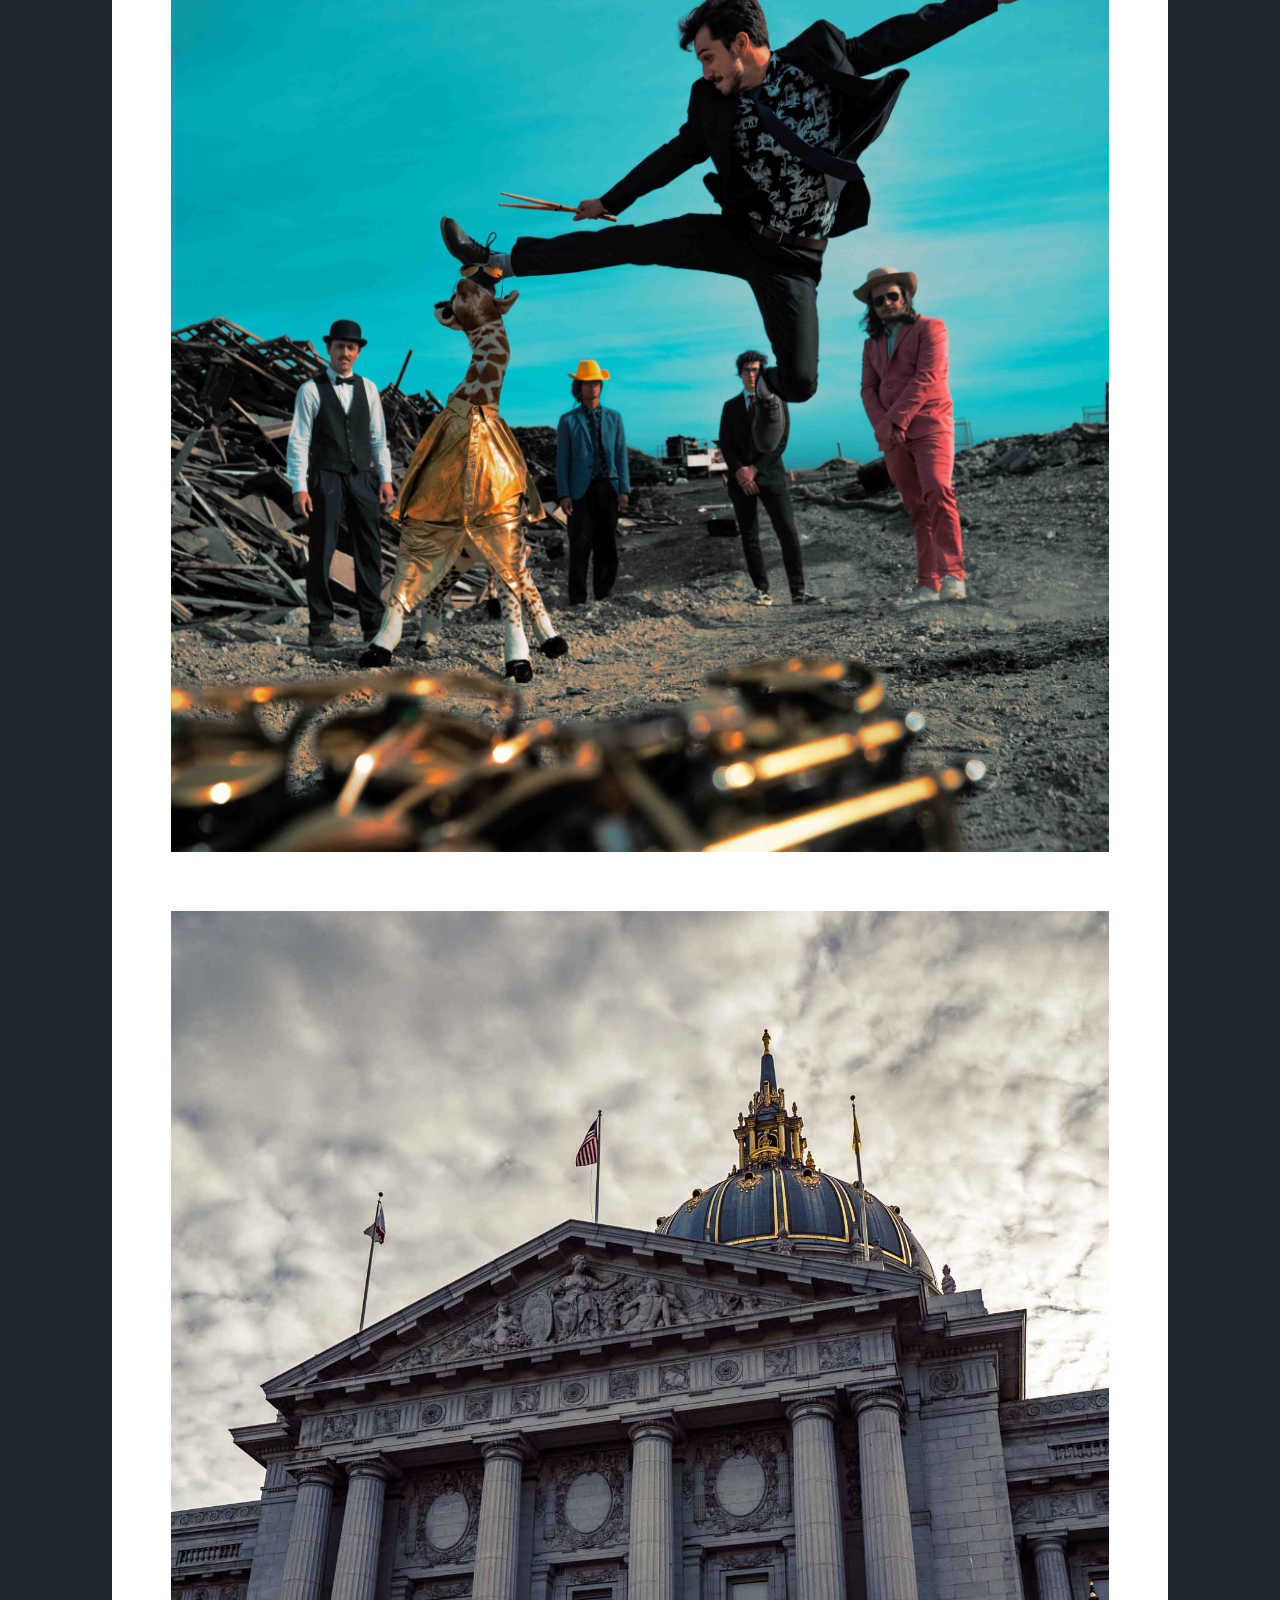
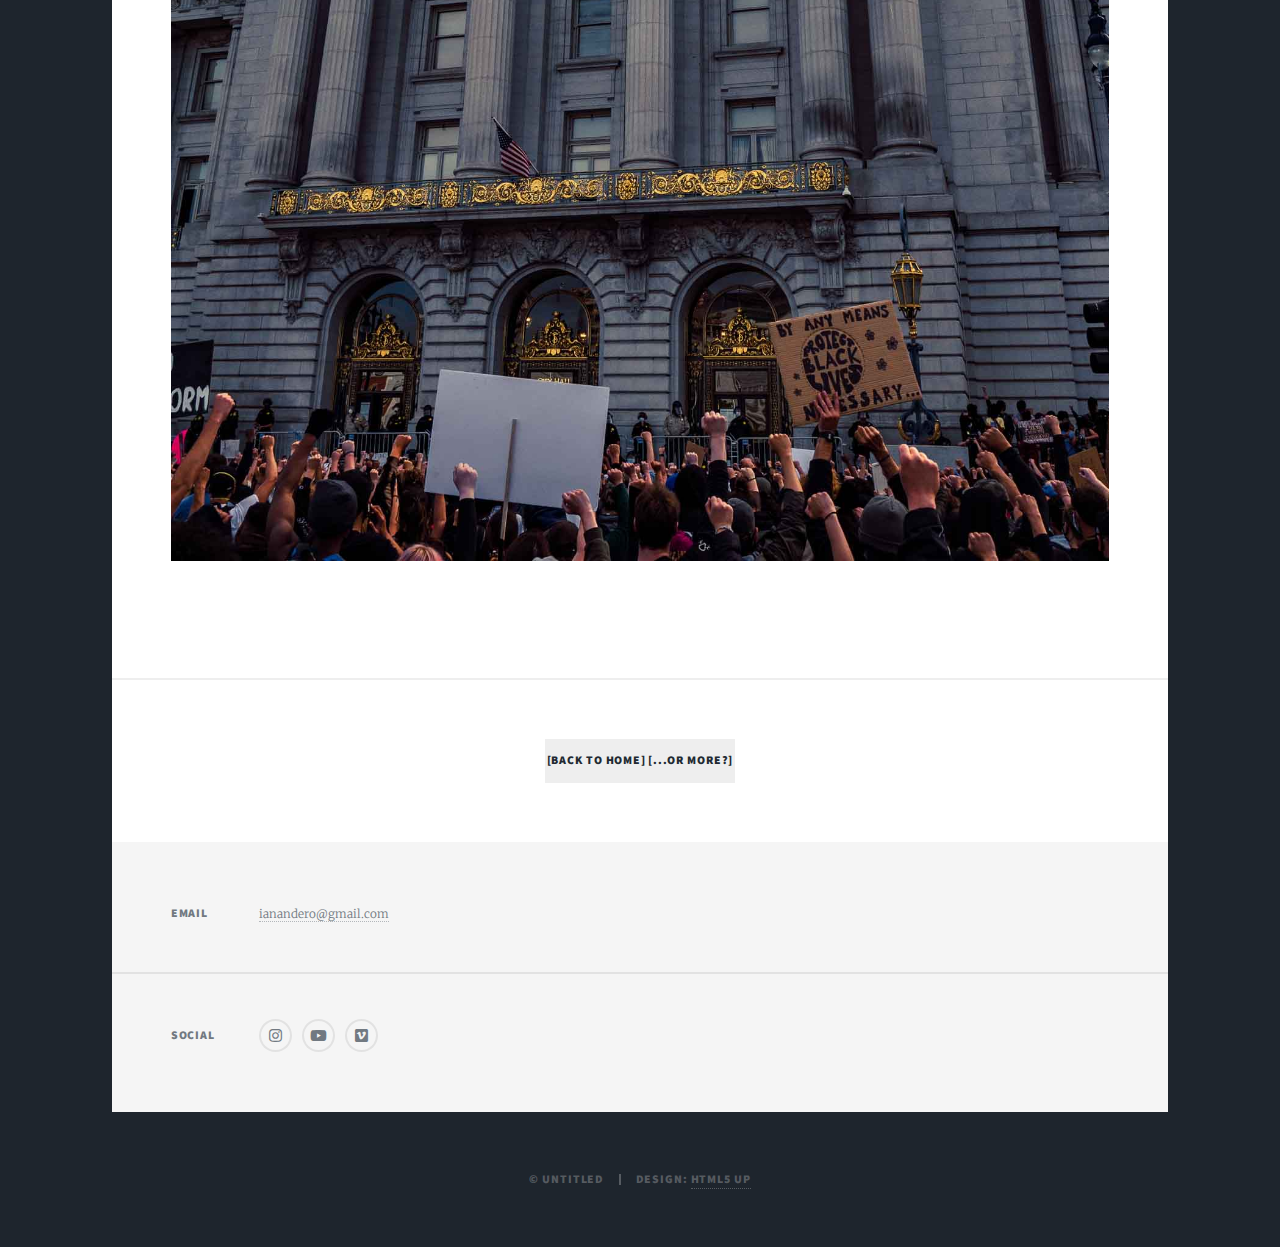
<file: Photography Tab.html>
<!DOCTYPE HTML>
<!--
	Massively by HTML5 UP
	html5up.net | @ajlkn
	Free for personal and commercial use under the CCA 3.0 license (html5up.net/license)
-->
<html>
	<head>
		<title>Ian Anderson</title>
		<meta charset="utf-8" />
		<meta name="viewport" content="width=device-width, initial-scale=1, user-scalable=no" />
		<link rel="stylesheet" href="assets/css/main.css" />
		<noscript><link rel="stylesheet" href="assets/css/noscript.css" /></noscript>
	</head>
	<body class="is-preload">

		<!-- Wrapper -->
			<div id="wrapper">

				<!-- Header -->
					<header id="header">
						<a href="index.html" class="logo">Ian Anderson</a>
					</header>

				<!-- Nav -->
					<nav id="nav">
						<ul class="links">
							<li><a href="index.html">About Me</a></li>
							<li class="active"><a href="Photography Tab.html">Photography</a></li>
							<li><a href="Videography.html">Videography</a></li>
							<li><a href="Edit My Photos!.html">Experimental</a></li>
							<li><a href="Credits.html">Credits</a></li>

						</ul>
						<ul class="icons">
							<li><a target=blank href="https://instagram.com/ianacreative" class="icon brands fa-instagram"><span class="label">Instagram</span></a></li>
					<li><a target=blank href="https://www.youtube.com/channel/UCUumCokf-5kSjcfUy_4iKzg" class="icon brands fa-youtube"><span class="label">YouTube</span></a></li>
					<li><a target=blank href="https://vimeo.com/ianacreative" class="icon brands fa-vimeo"><span class="label">Vimeo</span></a></li>
						</ul>
					</nav>

				<!-- Main -->
					<div id="main">

						<!-- Post -->
							<section class="post">
								<header class="major">
									<span class="date">Photography Highlights</span>
									<h1>My favorite Shots<br />
									</h1>
							
								</header>
								<div class="image main"><img src="images/pic01.jpg" alt="" /></div>
								<div class="box alt">
									<div class="row gtr-50 gtr-uniform">
										<div class="col-4"><span class="image fit"><img src="images/pic023.jpg" alt="" /></span></div>
										<div class="col-4"><span class="image fit"><img src="images/pic026.jpg" alt="" /></span></div>
										<div class="col-4"><span class="image fit"><img src="images/aa4.jpg" alt="" /></span></div>
										<!-- Break -->
										<div class="col-4"><span class="image fit"><img src="images/aa8.jpg" alt="" /></span></div>
										<div class="col-4"><span class="image fit"><img src="images/aa7.PNG" alt="" /></span></div>
										<div class="col-4"><span class="image fit"><img src="images/pic021.jpg" alt="" /></span></div>
										<!-- Break -->
										<div class="col-4"><span class="image fit"><img src="images/bgg.jpg" alt="" /></span></div>
										<div class="col-4"><span class="image fit"><img src="images/boom-9.jpg" alt="" /></span></div>
										<div class="col-4"><span class="image fit"><img src="images/boom-13.jpg" alt="" /></span></div>
									</div>
								</div>
								<div class="image main"><img src="images/aa6.jpg" alt="" /></div>
								<div class="image main"><img src="images/boom-14.jpg" alt="" /></div>
								<div class="image main"><img src="images/riot5.jpg" alt="" /></div>

								

							</section>
							<footer>
								<div class="pagination">
									<!--<a href="#" class="previous">Prev</a>-->
									<a href="index.html" class="page active">[Back to home]</a> <div>
									<a href="Videography.html" class="page active">[...or MORE?]</a></div>

								</div>
							</footer>		

					</div>

				<!-- Footer -->
				<footer id="footer">
					<section class="split contact">
						<section>
							<h3>Email</h3>
							<p><a href="#">ianandero@gmail.com</a></p>
						</section>
						<section>
							<h3>Social</h3>
							<ul class="icons alt">
								<li><a target=blank href="https://instagram.com/ianacreative" class="icon brands fa-instagram"><span class="label">Instagram</span></a></li>
						<li><a target=blank href="https://www.youtube.com/channel/UCUumCokf-5kSjcfUy_4iKzg" class="icon brands fa-youtube"><span class="label">YouTube</span></a></li>
						<li><a target=blank href="https://vimeo.com/ianacreative" class="icon brands fa-vimeo"><span class="label">Vimeo</span></a></li>
							</ul>
						</section>
					</section>
				</footer>

				<!-- Copyright -->
					<div id="copyright">
						<ul><li>&copy; Untitled</li><li>Design: <a href="https://html5up.net">HTML5 UP</a></li></ul>
					</div>

			</div>

		<!-- Scripts -->
			<script src="assets/js/jquery.min.js"></script>
			<script src="assets/js/jquery.scrollex.min.js"></script>
			<script src="assets/js/jquery.scrolly.min.js"></script>
			<script src="assets/js/browser.min.js"></script>
			<script src="assets/js/breakpoints.min.js"></script>
			<script src="assets/js/util.js"></script>
			<script src="assets/js/main.js"></script>

	</body>
</html>
</file>
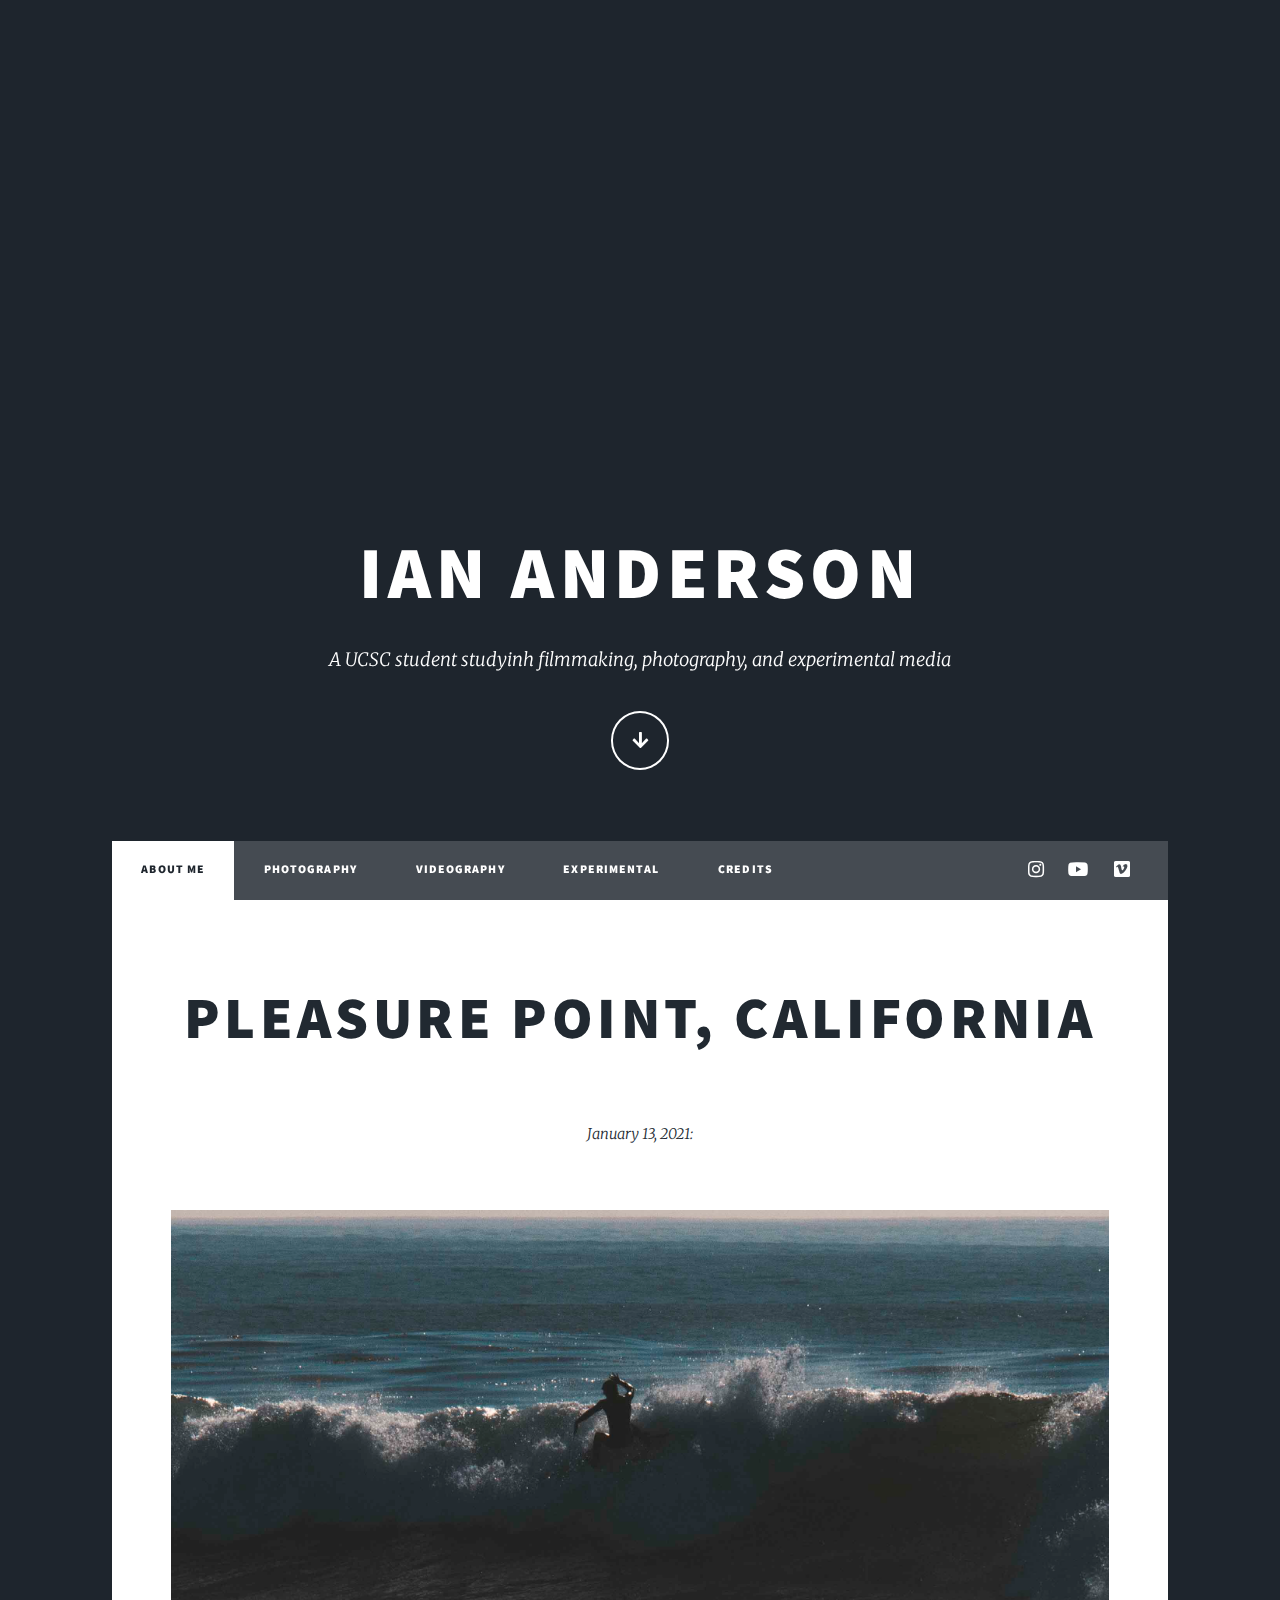
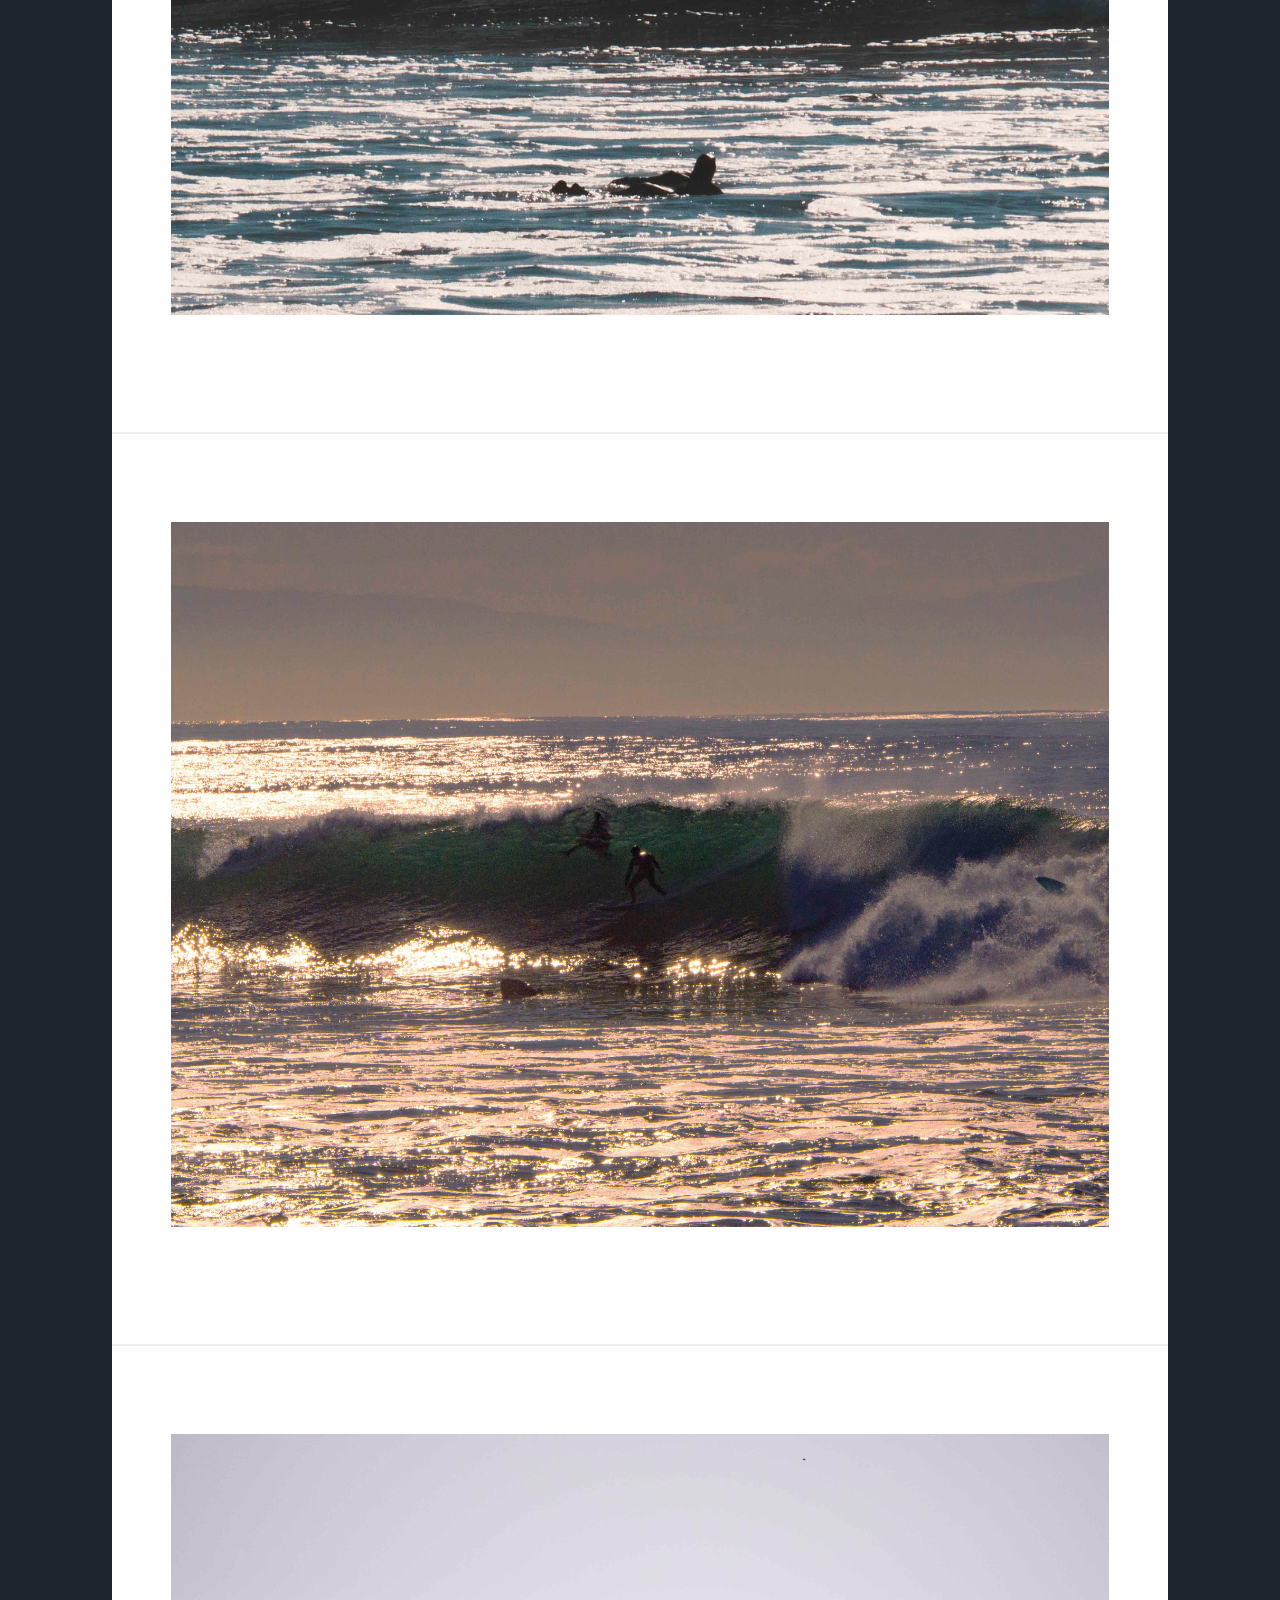
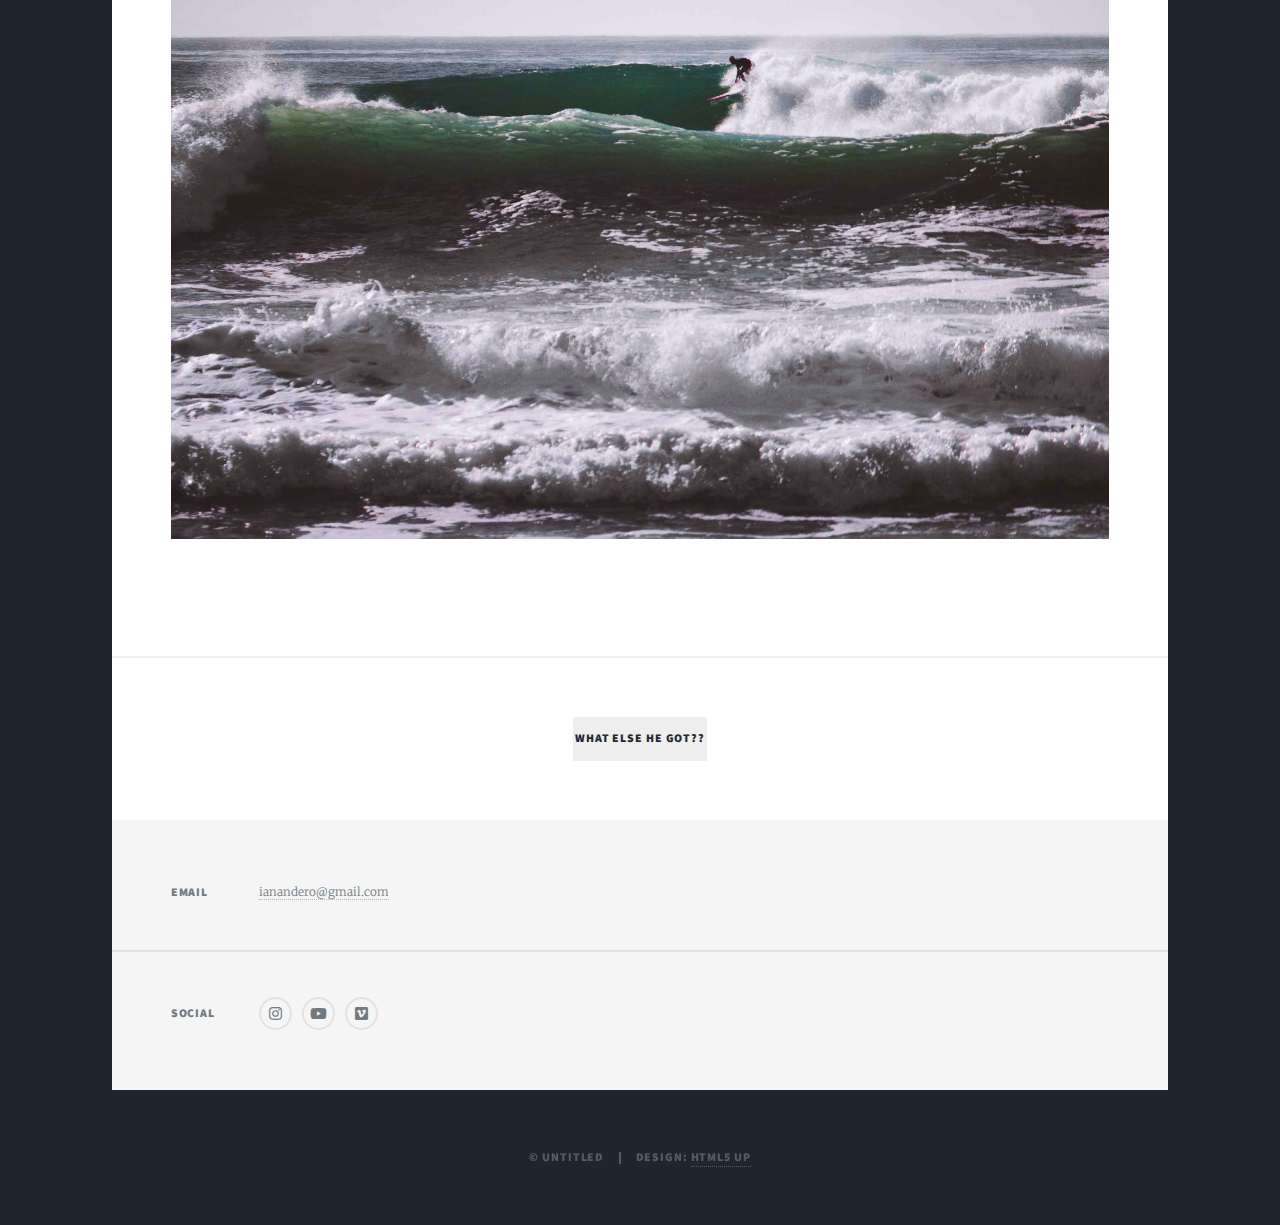
<file: PleasurePoint.html>
<!DOCTYPE HTML>
<!--
	Massively by HTML5 UP
	html5up.net | @ajlkn
	Free for personal and commercial use under the CCA 3.0 license (html5up.net/license)
-->
<html>
	<head>
		<title>Ian Anderson</title>
		<meta charset="utf-8" />
		<meta name="viewport" content="width=device-width, initial-scale=1, user-scalable=no" />
		<link rel="stylesheet" href="assets/css/main.css" />
		<noscript><link rel="stylesheet" href="assets/css/noscript.css" /></noscript>
	</head>
	<body class="is-preload">

		<!-- Wrapper -->
			<div id="wrapper" class="fade-in">

				<!-- Intro -->
					<div id="intro">
						<h1>Ian Anderson</h1>
						<p>A UCSC student studyinh filmmaking, photography, and experimental media</p>
						<ul class="actions">
							<li><a href="#header" class="button icon solid solo fa-arrow-down scrolly">Continue</a></li>
						</ul>
					</div>

				<!-- Header -->
					<header id="header">
						<a href="index.html" class="logo">Ian Anderson</a>
					</header>

				<!-- Nav -->
					<nav id="nav">
						<ul class="links">
							<li class="active"><a href="index.html">About Me</a></li>
							<li><a href="Photography Tab.html">Photography</a></li>
							<li><a href="Videography.html">Videography</a></li>
							<li><a href="Edit My Photos!.html">Experimental</a></li>
							<li><a href="Credits.html">Credits</a></li>

						</ul>
						<ul class="icons">
							<li><a target=blank href="https://instagram.com/ianacreative" class="icon brands fa-instagram"><span class="label">Instagram</span></a></li>
						<li><a target=blank href="https://www.youtube.com/channel/UCUumCokf-5kSjcfUy_4iKzg" class="icon brands fa-youtube"><span class="label">YouTube</span></a></li>
						<li><a target=blank href="https://vimeo.com/ianacreative" class="icon brands fa-vimeo"><span class="label">Vimeo</span></a></li>
						</ul>
					</nav>

				<!-- Main -->
					<div id="main">

						<!-- Featured Post -->
							<article class="post featured">
								<header class="major">
									<h2><a ></a>Pleasure Point, California<br />
									</a></h2>
									<p><br />
										January 13, 2021:</p>
								</header>
								<a  class="image main"><img src="images/pic022.jpg" alt="" /></a>
									 </p>
							</article>
							<article class="post featured">
								<a  class="image main"><img src="images/pic030.jpg" alt="" /></a>
										</p>
							</article>
							<article class="post featured">
								<a  class="image main"><img src="images/pic031.jpg" alt="" /></a>
										</p>
							</article>
							


						<!-- Footer -->
							<footer>
								<div class="pagination">
									<!--<a href="#" class="previous">Prev</a>-->
									<a href="index.html" class="page active">What Else He Got??</a>
									
								</div>
							</footer>

					</div>

				<!-- Footer -->
				<footer id="footer">
					<section class="split contact">
						<section>
							<h3>Email</h3>
							<p><a href="#">ianandero@gmail.com</a></p>
						</section>
						<section>
							<h3>Social</h3>
							<ul class="icons alt">
								<li><a target=blank href="https://instagram.com/ianacreative" class="icon brands fa-instagram"><span class="label">Instagram</span></a></li>
						<li><a target=blank href="https://www.youtube.com/channel/UCUumCokf-5kSjcfUy_4iKzg" class="icon brands fa-youtube"><span class="label">YouTube</span></a></li>
						<li><a target=blank href="https://vimeo.com/ianacreative" class="icon brands fa-vimeo"><span class="label">Vimeo</span></a></li>
							</ul>
						</section>
					</section>
				</footer>

				<!-- Copyright -->
					<div id="copyright">
						<ul><li>&copy; Untitled</li><li>Design: <a href="https://html5up.net">HTML5 UP</a></li></ul>
					</div>

			</div>

		<!-- Scripts -->
			<script src="assets/js/jquery.min.js"></script>
			<script src="assets/js/jquery.scrollex.min.js"></script>
			<script src="assets/js/jquery.scrolly.min.js"></script>
			<script src="assets/js/browser.min.js"></script>
			<script src="assets/js/breakpoints.min.js"></script>
			<script src="assets/js/util.js"></script>
			<script src="assets/js/main.js"></script>

	</body>
</html>
</file>
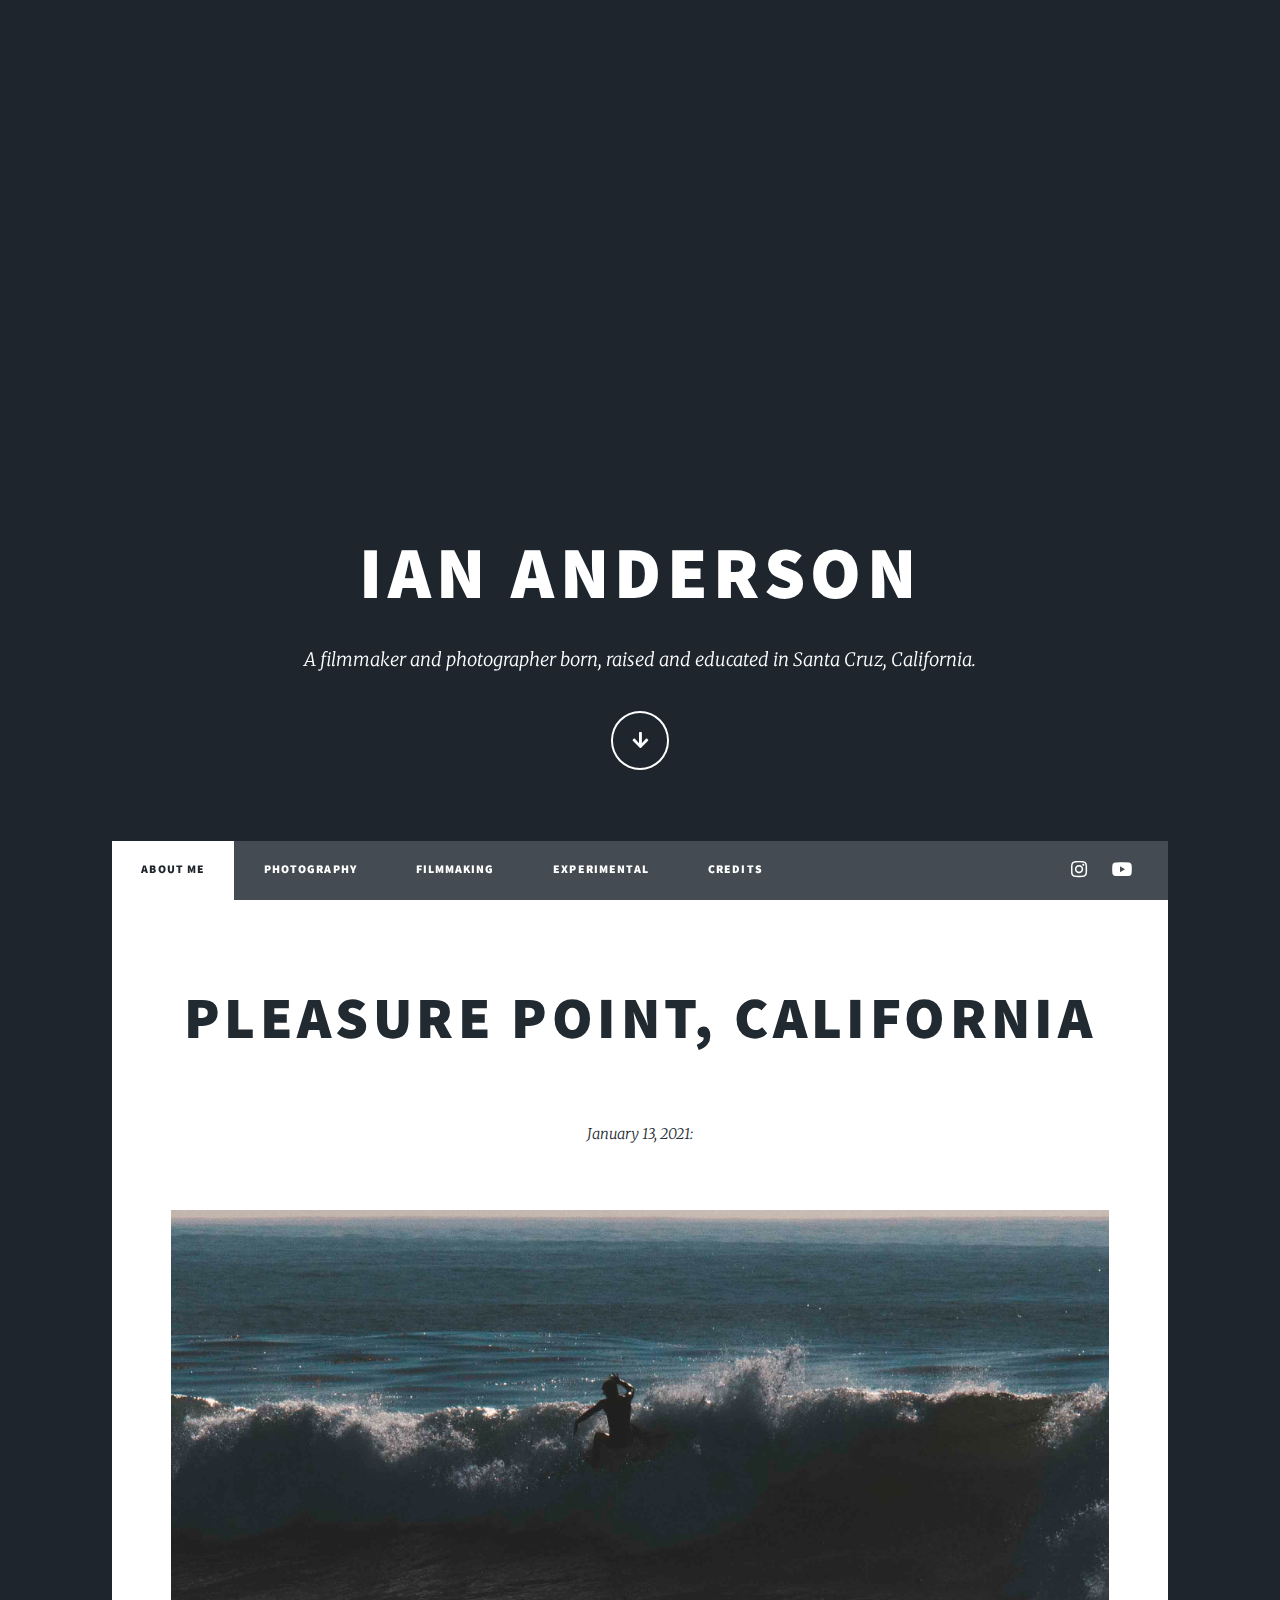
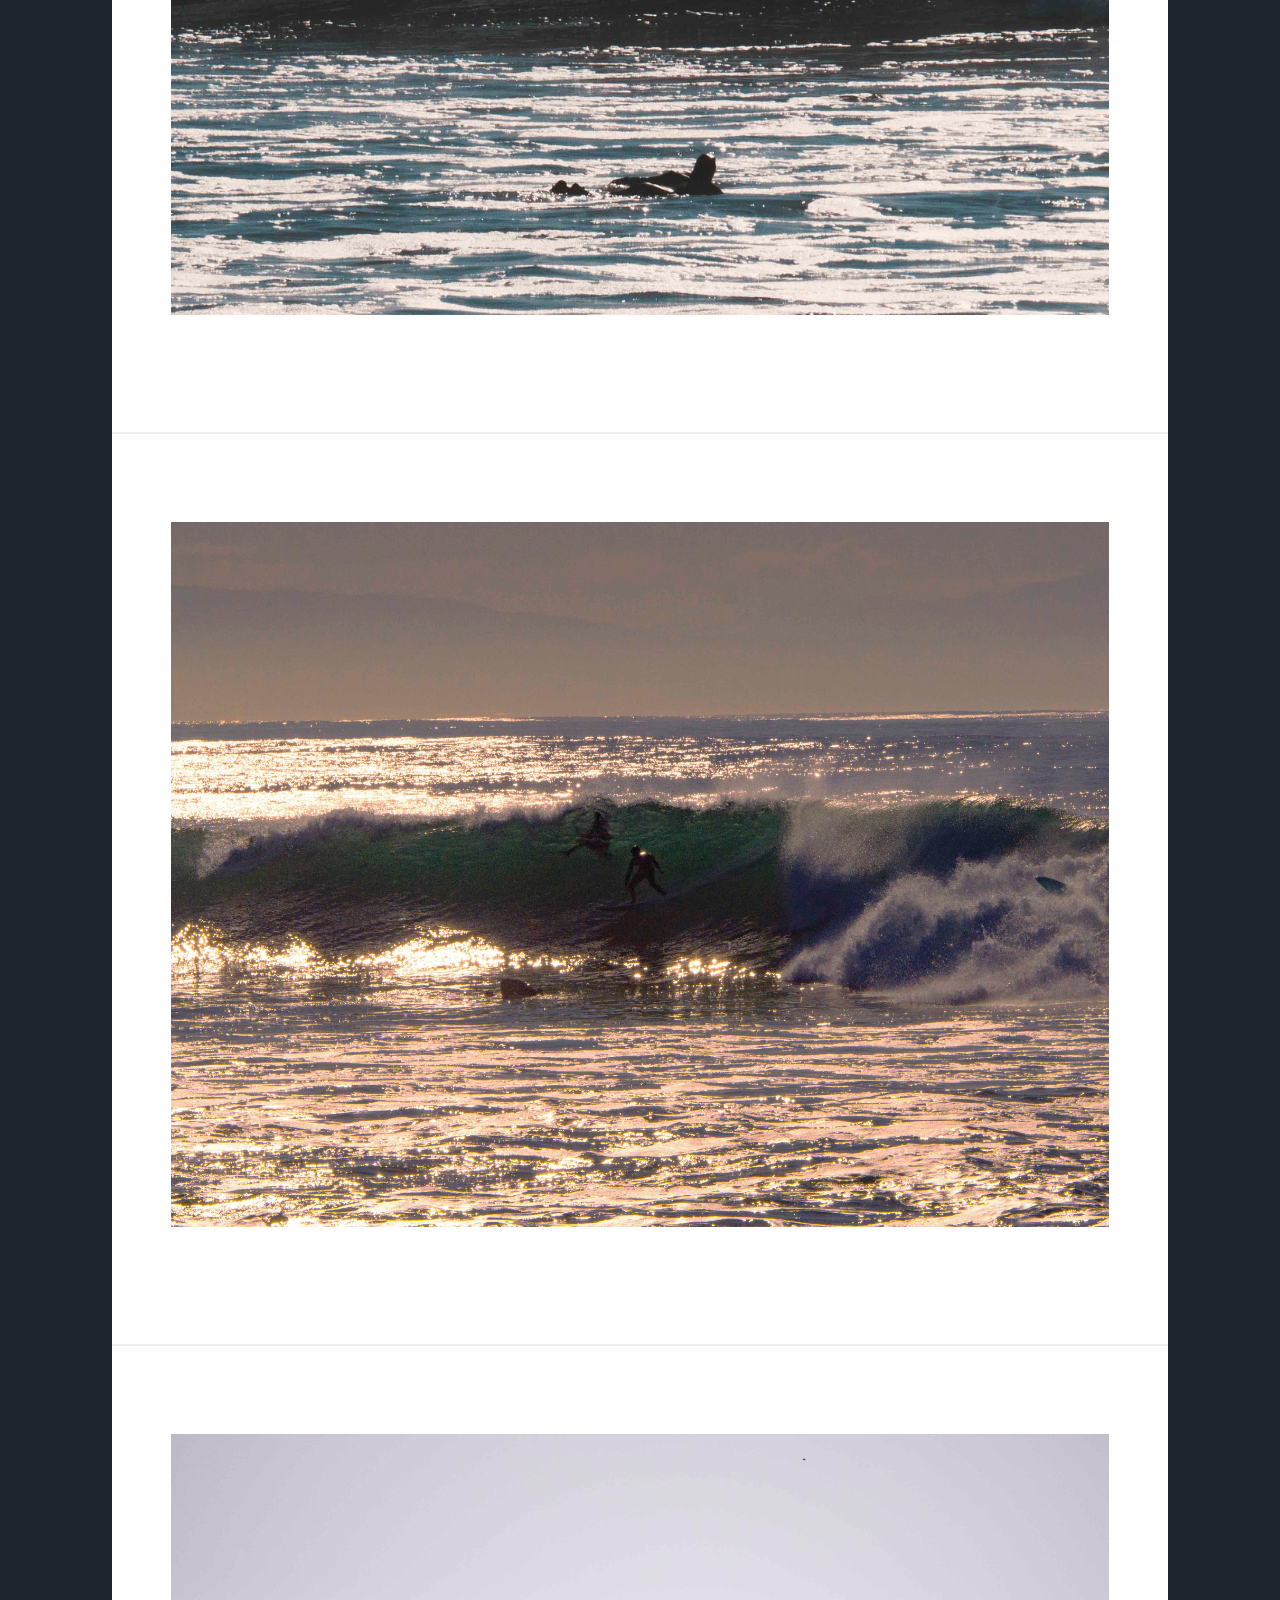
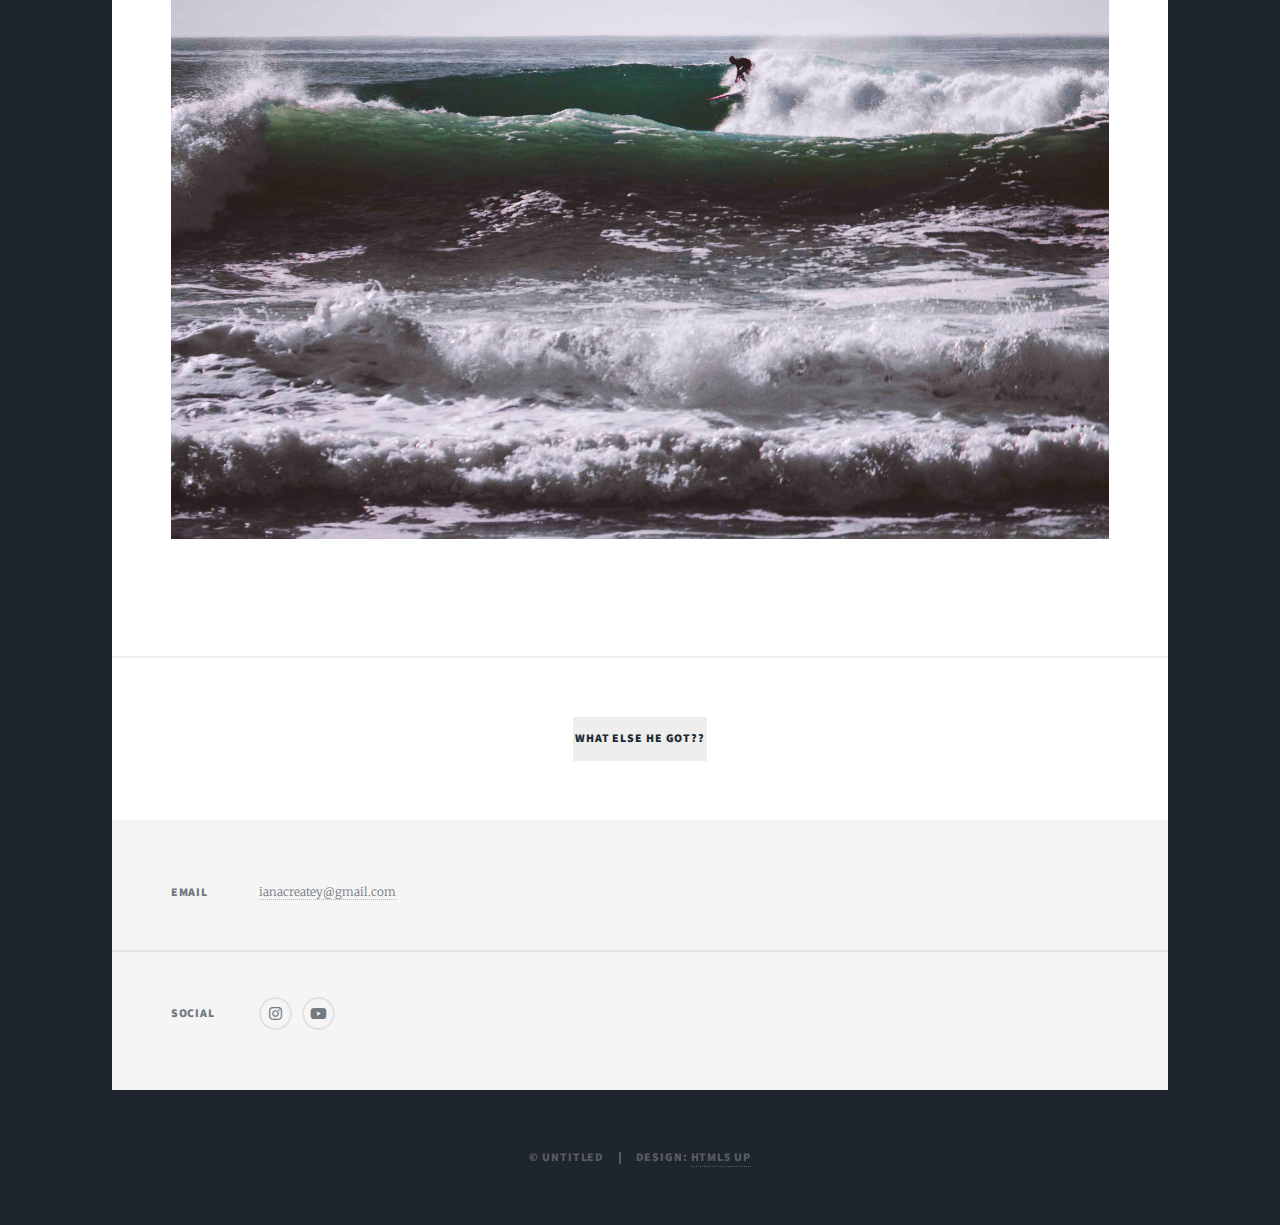
<file: PleasurePointno.html>
<!DOCTYPE HTML>
<!--
	Massively by HTML5 UP
	html5up.net | @ajlkn
	Free for personal and commercial use under the CCA 3.0 license (html5up.net/license)
-->
<html>
	<head>
		<title>Ian Anderson</title>
		<meta charset="utf-8" />
		<meta name="viewport" content="width=device-width, initial-scale=1, user-scalable=no" />
		<link rel="stylesheet" href="assets/css/main.css" />
		<noscript><link rel="stylesheet" href="assets/css/noscript.css" /></noscript>
	</head>
	<body class="is-preload">

		<!-- Wrapper -->
			<div id="wrapper" class="fade-in">

				<!-- Intro -->
					<div id="intro">
						<h1>Ian Anderson</h1>
						<p>A filmmaker and photographer born, raised and educated in Santa Cruz, California.</p>
						<ul class="actions">
							<li><a href="#header" class="button icon solid solo fa-arrow-down scrolly">Continue</a></li>
						</ul>
					</div>

				<!-- Header -->
					<header id="header">
						<a href="index.html" class="logo">Ian Anderson</a>
					</header>

				<!-- Nav -->
					<nav id="nav">
						<ul class="links">
							<li class="active"><a href="index.html">About Me</a></li>
							<li><a href="Photography Tab.html">Photography</a></li>
							<li><a href="Videography.html">Filmmaking</a></li>
							<li><a href="Edit My Photos!.html">Experimental</a></li>
							<li><a href="Credits.html">Credits</a></li>

						</ul>
						<ul class="icons">
							<li><a target=blank href="https://instagram.com/ianacreative" class="icon brands fa-instagram"><span class="label">Instagram</span></a></li>
						<li><a target=blank href="https://www.youtube.com/channel/UCUumCokf-5kSjcfUy_4iKzg" class="icon brands fa-youtube"><span class="label">YouTube</span></a></li>
						</ul>
					</nav>

				<!-- Main -->
					<div id="main">

						<!-- Featured Post -->
							<article class="post featured">
								<header class="major">
									<h2><a ></a>Pleasure Point, California<br />
									</a></h2>
									<p><br />
										January 13, 2021:</p>
								</header>
								<a  class="image main"><img src="images/pic022.jpg" alt="" /></a>
									 </p>
							</article>
							<article class="post featured">
								<a  class="image main"><img src="images/pic030.jpg" alt="" /></a>
										</p>
							</article>
							<article class="post featured">
								<a  class="image main"><img src="images/pic031.jpg" alt="" /></a>
										</p>
							</article>
							


						<!-- Footer -->
							<footer>
								<div class="pagination">
									<!--<a href="#" class="previous">Prev</a>-->
									<a href="index.html" class="page active">What Else He Got??</a>
									
								</div>
							</footer>

					</div>

				<!-- Footer -->
				<footer id="footer">
						
					<section class="split contact">

						<section>
							<h3>Email</h3>
							<p><a href="#">ianacreatey@gmail.com</a></p>
						</section>
						<section>
							<h3>Social</h3>
							<ul class="icons alt">
								<li><a target=blank href="https://instagram.com/ianacreative" class="icon brands fa-instagram"><span class="label">Instagram</span></a></li>
					<li><a target=blank href="https://www.youtube.com/channel/UCUumCokf-5kSjcfUy_4iKzg" class="icon brands fa-youtube"><span class="label">YouTube</span></a></li>
							</ul>
						</section>
					</section>
				</footer>

				<!-- Copyright -->
					<div id="copyright">
						<ul><li>&copy; Untitled</li><li>Design: <a href="https://html5up.net">HTML5 UP</a></li></ul>
					</div>

			</div>

		<!-- Scripts -->
			<script src="assets/js/jquery.min.js"></script>
			<script src="assets/js/jquery.scrollex.min.js"></script>
			<script src="assets/js/jquery.scrolly.min.js"></script>
			<script src="assets/js/browser.min.js"></script>
			<script src="assets/js/breakpoints.min.js"></script>
			<script src="assets/js/util.js"></script>
			<script src="assets/js/main.js"></script>

	</body>
</html>
</file>
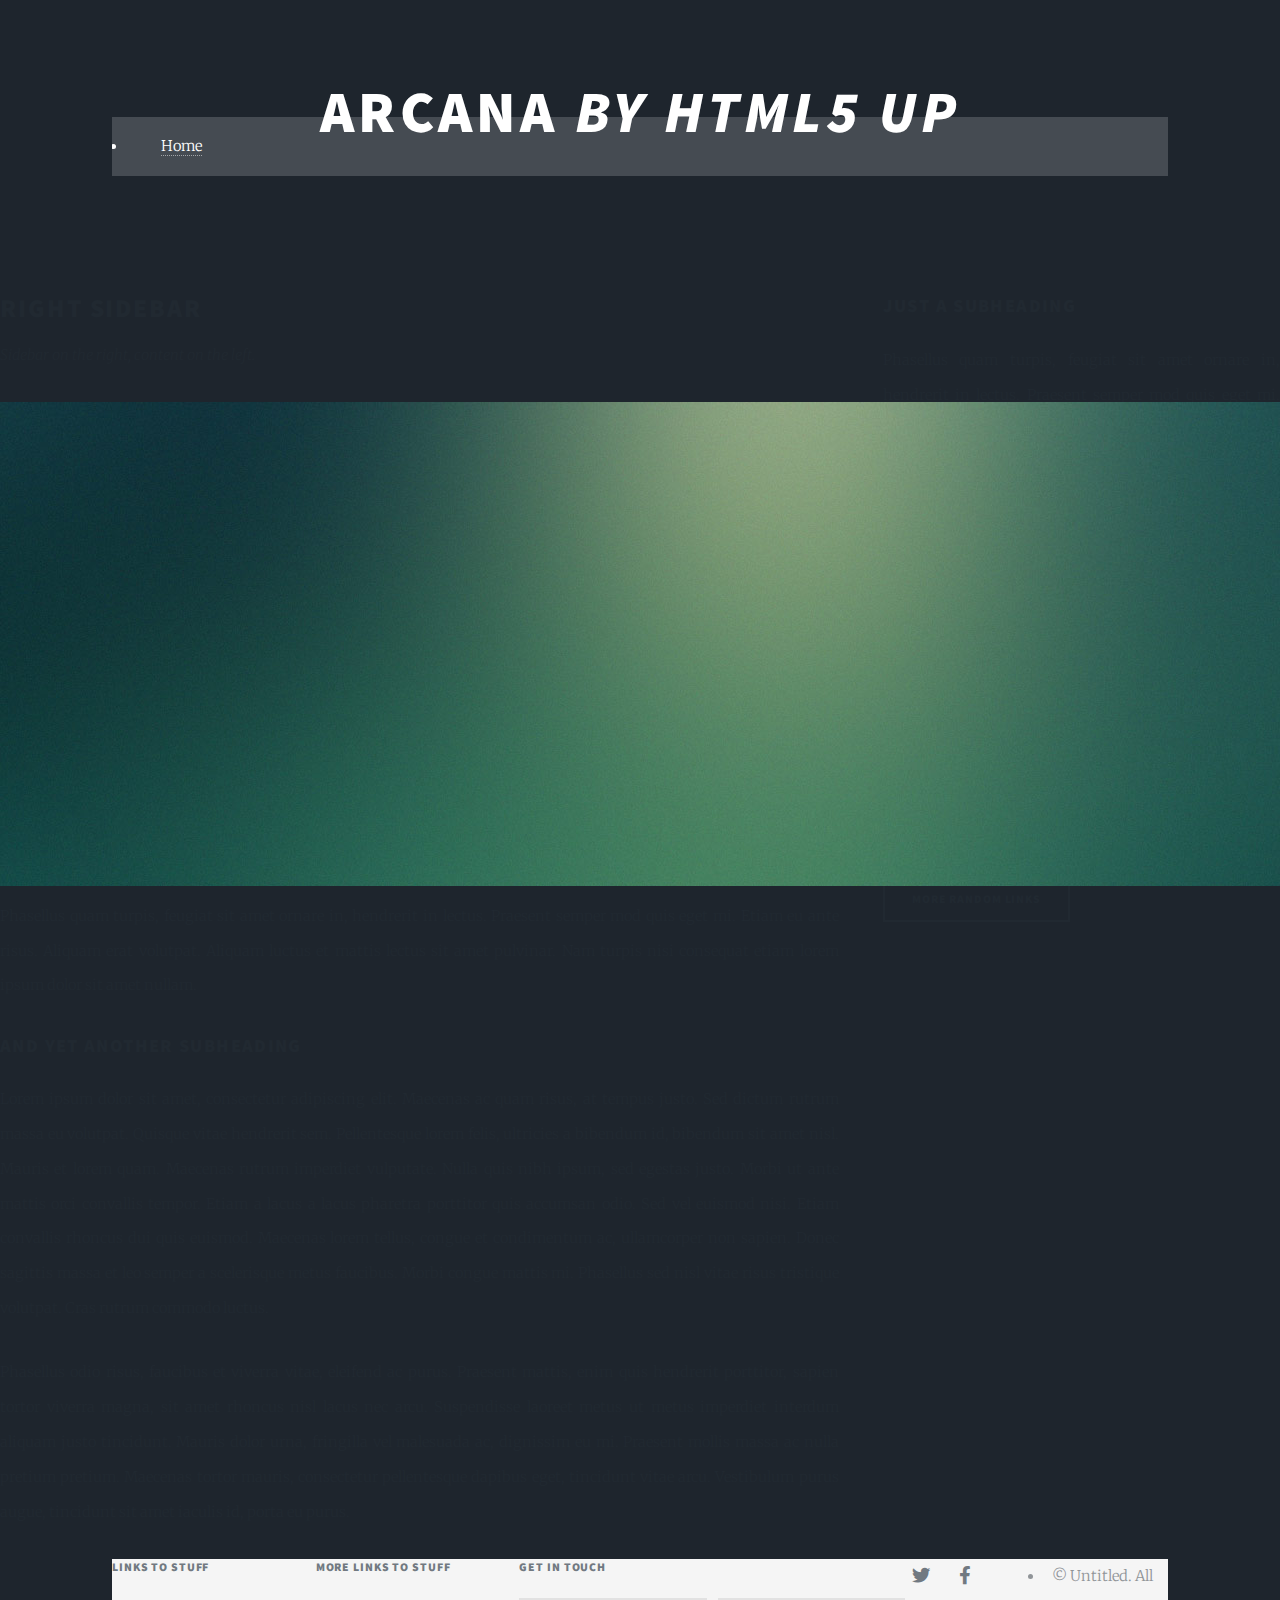
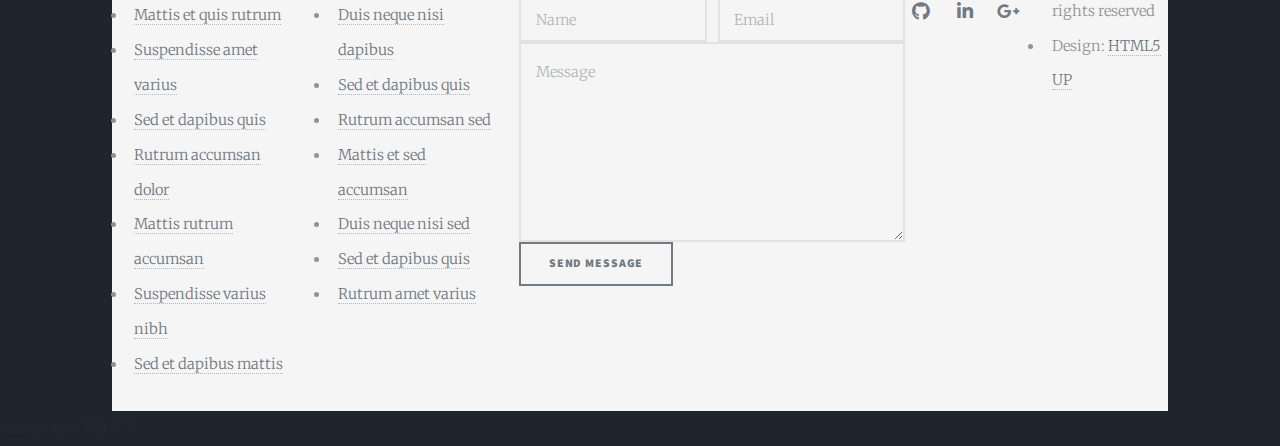
<file: right-sidebar.html>
<!DOCTYPE HTML>
<!--
	Arcana by HTML5 UP
	html5up.net | @ajlkn
	Free for personal and commercial use under the CCA 3.0 license (html5up.net/license)
-->
<html>
	<head>
		<title>Right Sidebar - Arcana by HTML5 UP</title>
		<meta charset="utf-8" />
		<meta name="viewport" content="width=device-width, initial-scale=1, user-scalable=no" />
		<link rel="stylesheet" href="assets/css/main.css" />
	</head>
	<body class="is-preload">
		<div id="page-wrapper">

			<!-- Header -->
				<div id="header">

					<!-- Logo -->
						<h1><a href="index.html" id="logo">Arcana <em>by HTML5 UP</em></a></h1>

					<!-- Nav -->
						<nav id="nav">
							<ul>
								<li><a href="index.html">Home</a></li>
								<li>
									<a href="#">Dropdown</a>
									<ul>
										<li><a href="#">Lorem dolor</a></li>
										<li><a href="#">Magna phasellus</a></li>
										<li><a href="#">Etiam sed tempus</a></li>
										<li>
											<a href="#">Submenu</a>
											<ul>
												<li><a href="#">Lorem dolor</a></li>
												<li><a href="#">Phasellus magna</a></li>
												<li><a href="#">Magna phasellus</a></li>
												<li><a href="#">Etiam nisl</a></li>
												<li><a href="#">Veroeros feugiat</a></li>
											</ul>
										</li>
										<li><a href="#">Veroeros feugiat</a></li>
									</ul>
								</li>
								<li><a href="left-sidebar.html">Left Sidebar</a></li>
								<li class="current"><a href="right-sidebar.html">Right Sidebar</a></li>
								<li><a href="two-sidebar.html">Two Sidebar</a></li>
								<li><a href="no-sidebar.html">No Sidebar</a></li>
							</ul>
						</nav>

				</div>

			<!-- Main -->
				<section class="wrapper style1">
					<div class="container">
						<div class="row gtr-200">
							<div class="col-8 col-12-narrower">
								<div id="content">

									<!-- Content -->

										<article>
											<header>
												<h2>Right Sidebar</h2>
												<p>Sidebar on the right, content on the left.</p>
											</header>

											<span class="image featured"><img src="images/banner.jpg" alt="" /></span>

											<p>Phasellus quam turpis, feugiat sit amet ornare in, hendrerit in lectus.
											Praesent semper mod quis eget mi. Etiam eu ante risus. Aliquam erat volutpat.
											Aliquam luctus et mattis lectus sit amet pulvinar. Nam turpis nisi
											consequat etiam lorem ipsum dolor sit amet nullam.</p>

											<h3>And Yet Another Subheading</h3>
											<p>Lorem ipsum dolor sit amet, consectetur adipiscing elit. Maecenas ac quam risus, at tempus
											justo. Sed dictum rutrum massa eu volutpat. Quisque vitae hendrerit sem. Pellentesque lorem felis,
											ultricies a bibendum id, bibendum sit amet nisl. Mauris et lorem quam. Maecenas rutrum imperdiet
											vulputate. Nulla quis nibh ipsum, sed egestas justo. Morbi ut ante mattis orci convallis tempor.
											Etiam a lacus a lacus pharetra porttitor quis accumsan odio. Sed vel euismod nisi. Etiam convallis
											rhoncus dui quis euismod. Maecenas lorem tellus, congue et condimentum ac, ullamcorper non sapien.
											Donec sagittis massa et leo semper a scelerisque metus faucibus. Morbi congue mattis mi.
											Phasellus sed nisl vitae risus tristique volutpat. Cras rutrum commodo luctus.</p>

											<p>Phasellus odio risus, faucibus et viverra vitae, eleifend ac purus. Praesent mattis, enim
											quis hendrerit porttitor, sapien tortor viverra magna, sit amet rhoncus nisl lacus nec arcu.
											Suspendisse laoreet metus ut metus imperdiet interdum aliquam justo tincidunt. Mauris dolor urna,
											fringilla vel malesuada ac, dignissim eu mi. Praesent mollis massa ac nulla pretium pretium.
											Maecenas tortor mauris, consectetur pellentesque dapibus eget, tincidunt vitae arcu.
											Vestibulum purus augue, tincidunt sit amet iaculis id, porta eu purus.</p>
										</article>

								</div>
							</div>
							<div class="col-4 col-12-narrower">
								<div id="sidebar">

									<!-- Sidebar -->

										<section>
											<h3>Just a Subheading</h3>
											<p>Phasellus quam turpis, feugiat sit amet ornare in, hendrerit in lectus.
											Praesent semper mod quis eget mi. Etiam eu ante risus. Aliquam erat volutpat.
											Aliquam luctus et mattis lectus sit amet pulvinar. Nam turpis et nisi etiam.</p>
											<footer>
												<a href="#" class="button">Continue Reading</a>
											</footer>
										</section>

										<section>
											<h3>Another Subheading</h3>
											<ul class="links">
												<li><a href="#">Amet turpis, feugiat et sit amet</a></li>
												<li><a href="#">Ornare in hendrerit in lectus</a></li>
												<li><a href="#">Semper mod quis eget mi dolore</a></li>
												<li><a href="#">Consequat etiam lorem phasellus</a></li>
												<li><a href="#">Amet turpis, feugiat et sit amet</a></li>
												<li><a href="#">Semper mod quisturpis nisi</a></li>
											</ul>
											<footer>
												<a href="#" class="button">More Random Links</a>
											</footer>
										</section>

								</div>
							</div>
						</div>
					</div>
				</section>

			<!-- Footer -->
				<div id="footer">
					<div class="container">
						<div class="row">
							<section class="col-3 col-6-narrower col-12-mobilep">
								<h3>Links to Stuff</h3>
								<ul class="links">
									<li><a href="#">Mattis et quis rutrum</a></li>
									<li><a href="#">Suspendisse amet varius</a></li>
									<li><a href="#">Sed et dapibus quis</a></li>
									<li><a href="#">Rutrum accumsan dolor</a></li>
									<li><a href="#">Mattis rutrum accumsan</a></li>
									<li><a href="#">Suspendisse varius nibh</a></li>
									<li><a href="#">Sed et dapibus mattis</a></li>
								</ul>
							</section>
							<section class="col-3 col-6-narrower col-12-mobilep">
								<h3>More Links to Stuff</h3>
								<ul class="links">
									<li><a href="#">Duis neque nisi dapibus</a></li>
									<li><a href="#">Sed et dapibus quis</a></li>
									<li><a href="#">Rutrum accumsan sed</a></li>
									<li><a href="#">Mattis et sed accumsan</a></li>
									<li><a href="#">Duis neque nisi sed</a></li>
									<li><a href="#">Sed et dapibus quis</a></li>
									<li><a href="#">Rutrum amet varius</a></li>
								</ul>
							</section>
							<section class="col-6 col-12-narrower">
								<h3>Get In Touch</h3>
								<form>
									<div class="row gtr-50">
										<div class="col-6 col-12-mobilep">
											<input type="text" name="name" id="name" placeholder="Name" />
										</div>
										<div class="col-6 col-12-mobilep">
											<input type="email" name="email" id="email" placeholder="Email" />
										</div>
										<div class="col-12">
											<textarea name="message" id="message" placeholder="Message" rows="5"></textarea>
										</div>
										<div class="col-12">
											<ul class="actions">
												<li><input type="submit" class="button alt" value="Send Message" /></li>
											</ul>
										</div>
									</div>
								</form>
							</section>
						</div>
					</div>

					<!-- Icons -->
						<ul class="icons">
							<li><a href="#" class="icon brands fa-twitter"><span class="label">Twitter</span></a></li>
							<li><a href="#" class="icon brands fa-facebook-f"><span class="label">Facebook</span></a></li>
							<li><a href="#" class="icon brands fa-github"><span class="label">GitHub</span></a></li>
							<li><a href="#" class="icon brands fa-linkedin-in"><span class="label">LinkedIn</span></a></li>
							<li><a href="#" class="icon brands fa-google-plus-g"><span class="label">Google+</span></a></li>
						</ul>

					<!-- Copyright -->
						<div class="copyright">
							<ul class="menu">
								<li>&copy; Untitled. All rights reserved</li><li>Design: <a href="http://html5up.net">HTML5 UP</a></li>
							</ul>
						</div>

				</div>

		</div>

		<!-- Scripts -->
			<script src="assets/js/jquery.min.js"></script>
			<script src="assets/js/jquery.dropotron.min.js"></script>
			<script src="assets/js/browser.min.js"></script>
			<script src="assets/js/breakpoints.min.js"></script>
			<script src="assets/js/util.js"></script>
			<script src="assets/js/main.js"></script>

	</body>
</html>
</file>
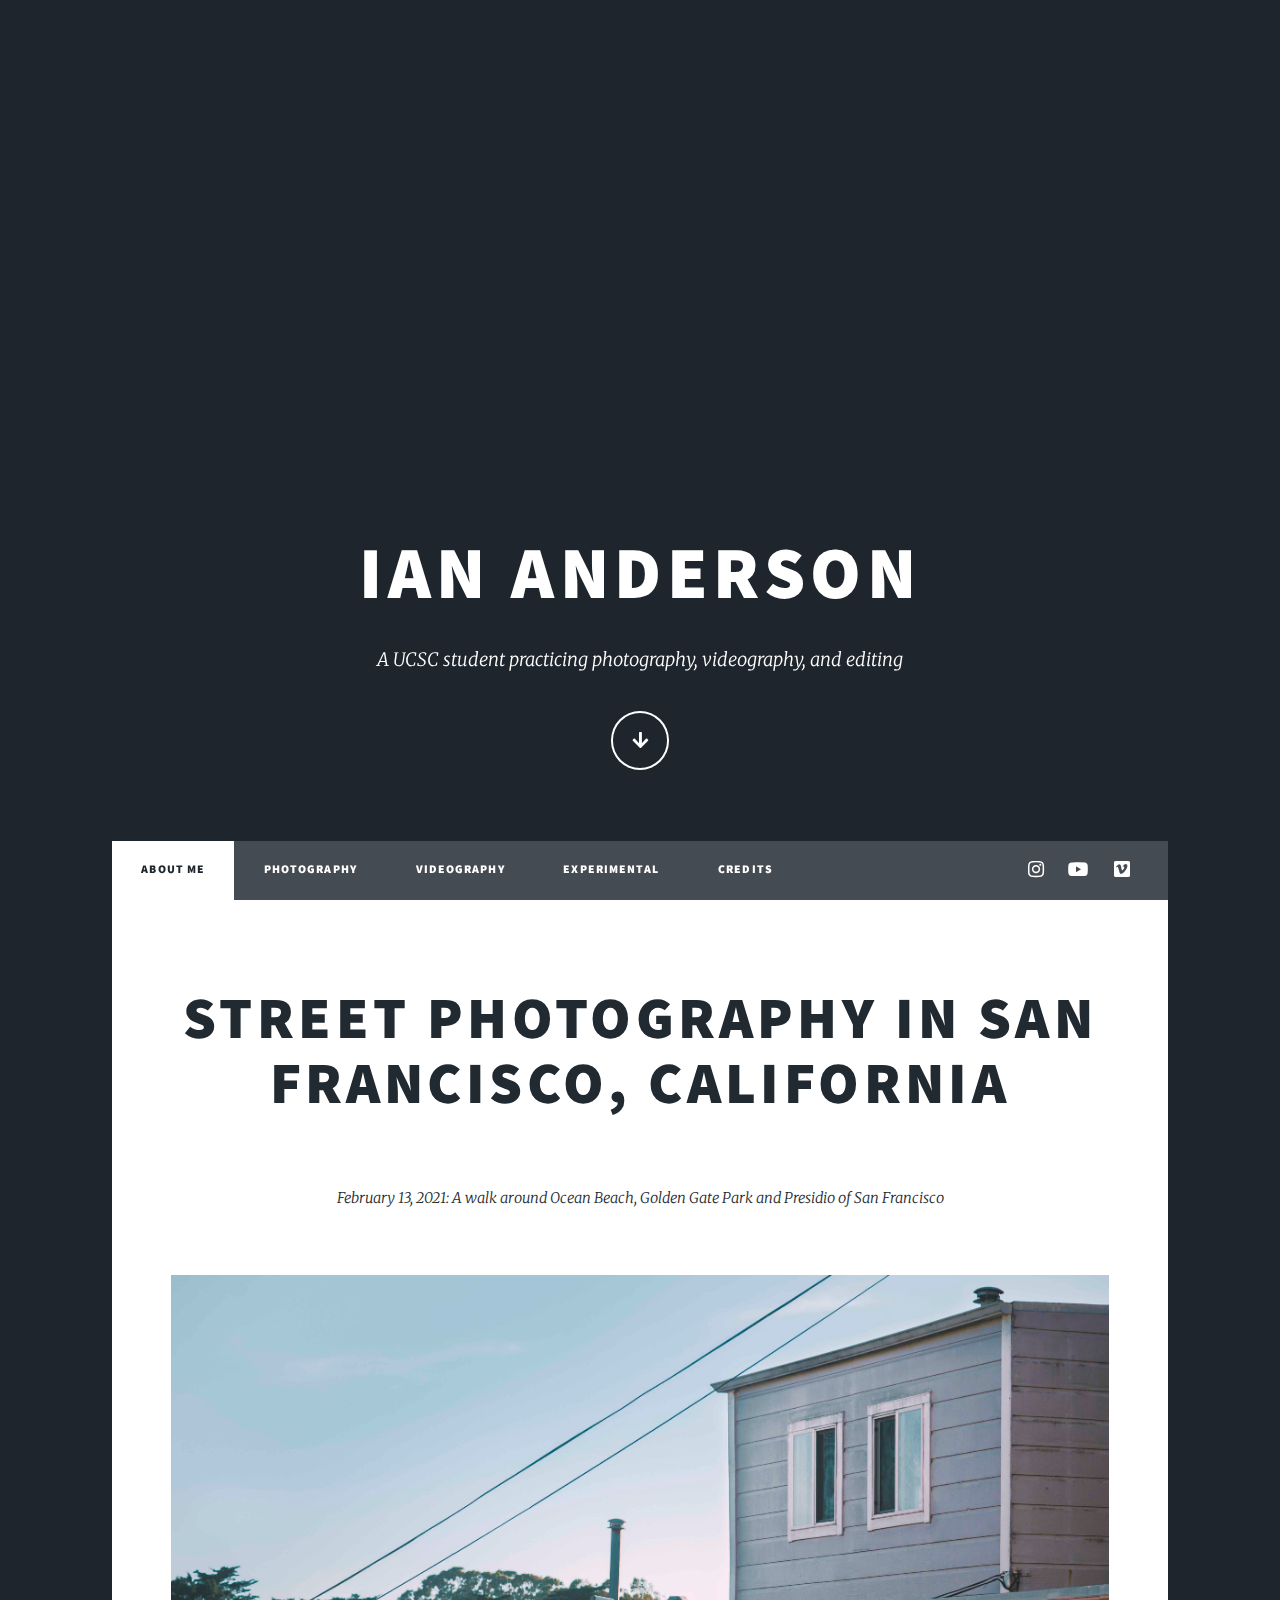
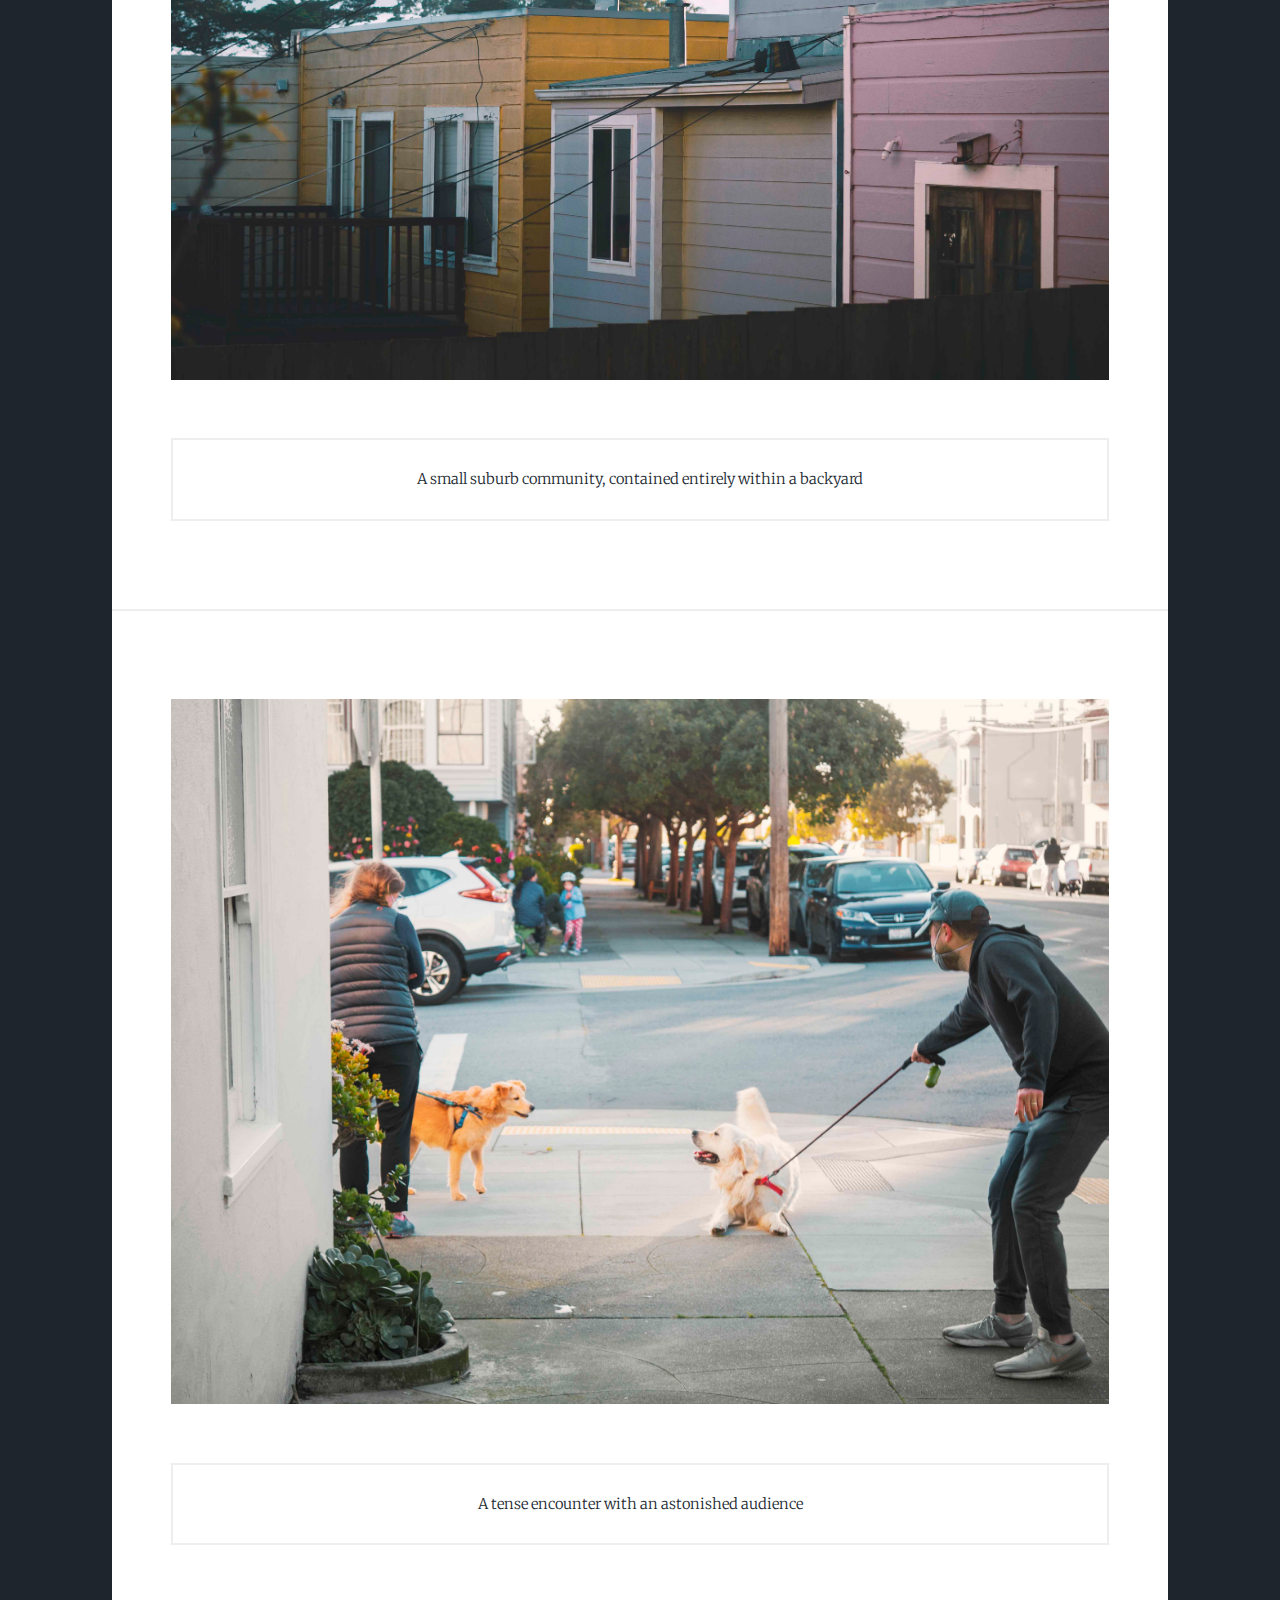
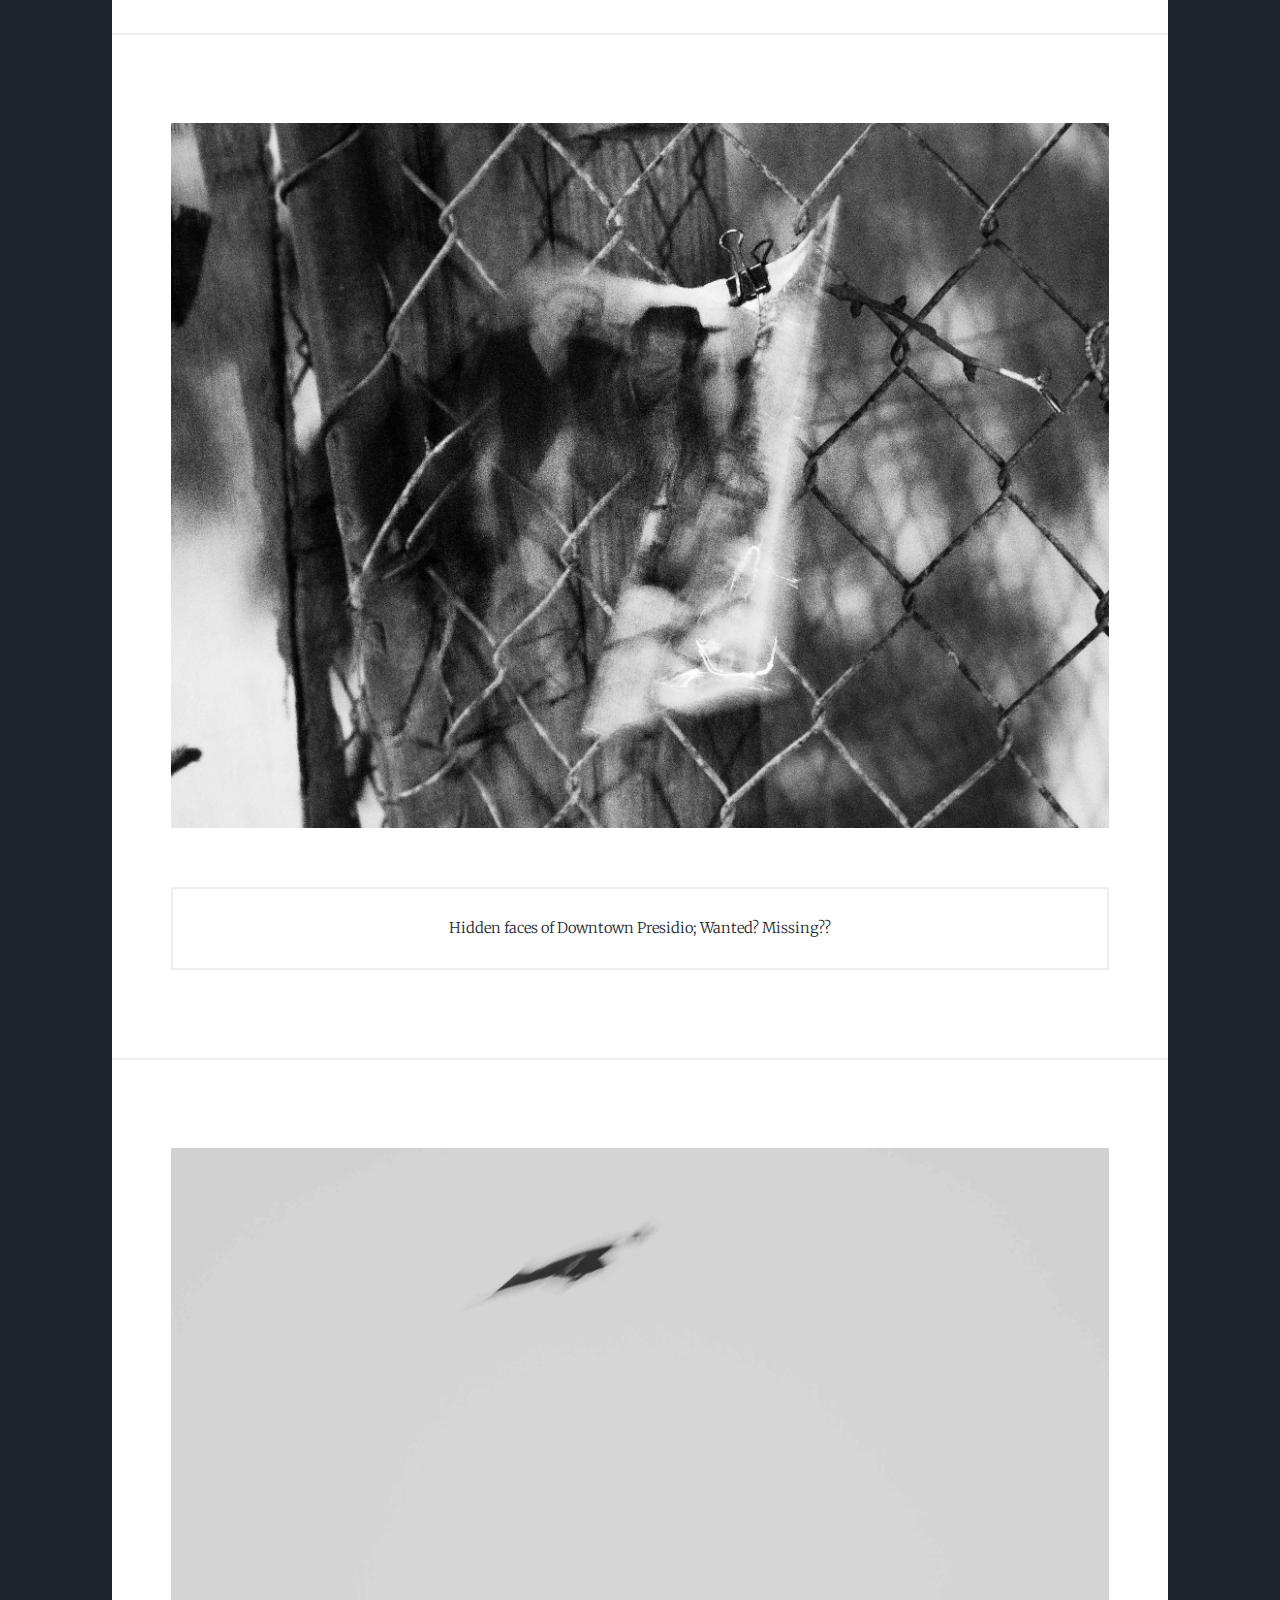
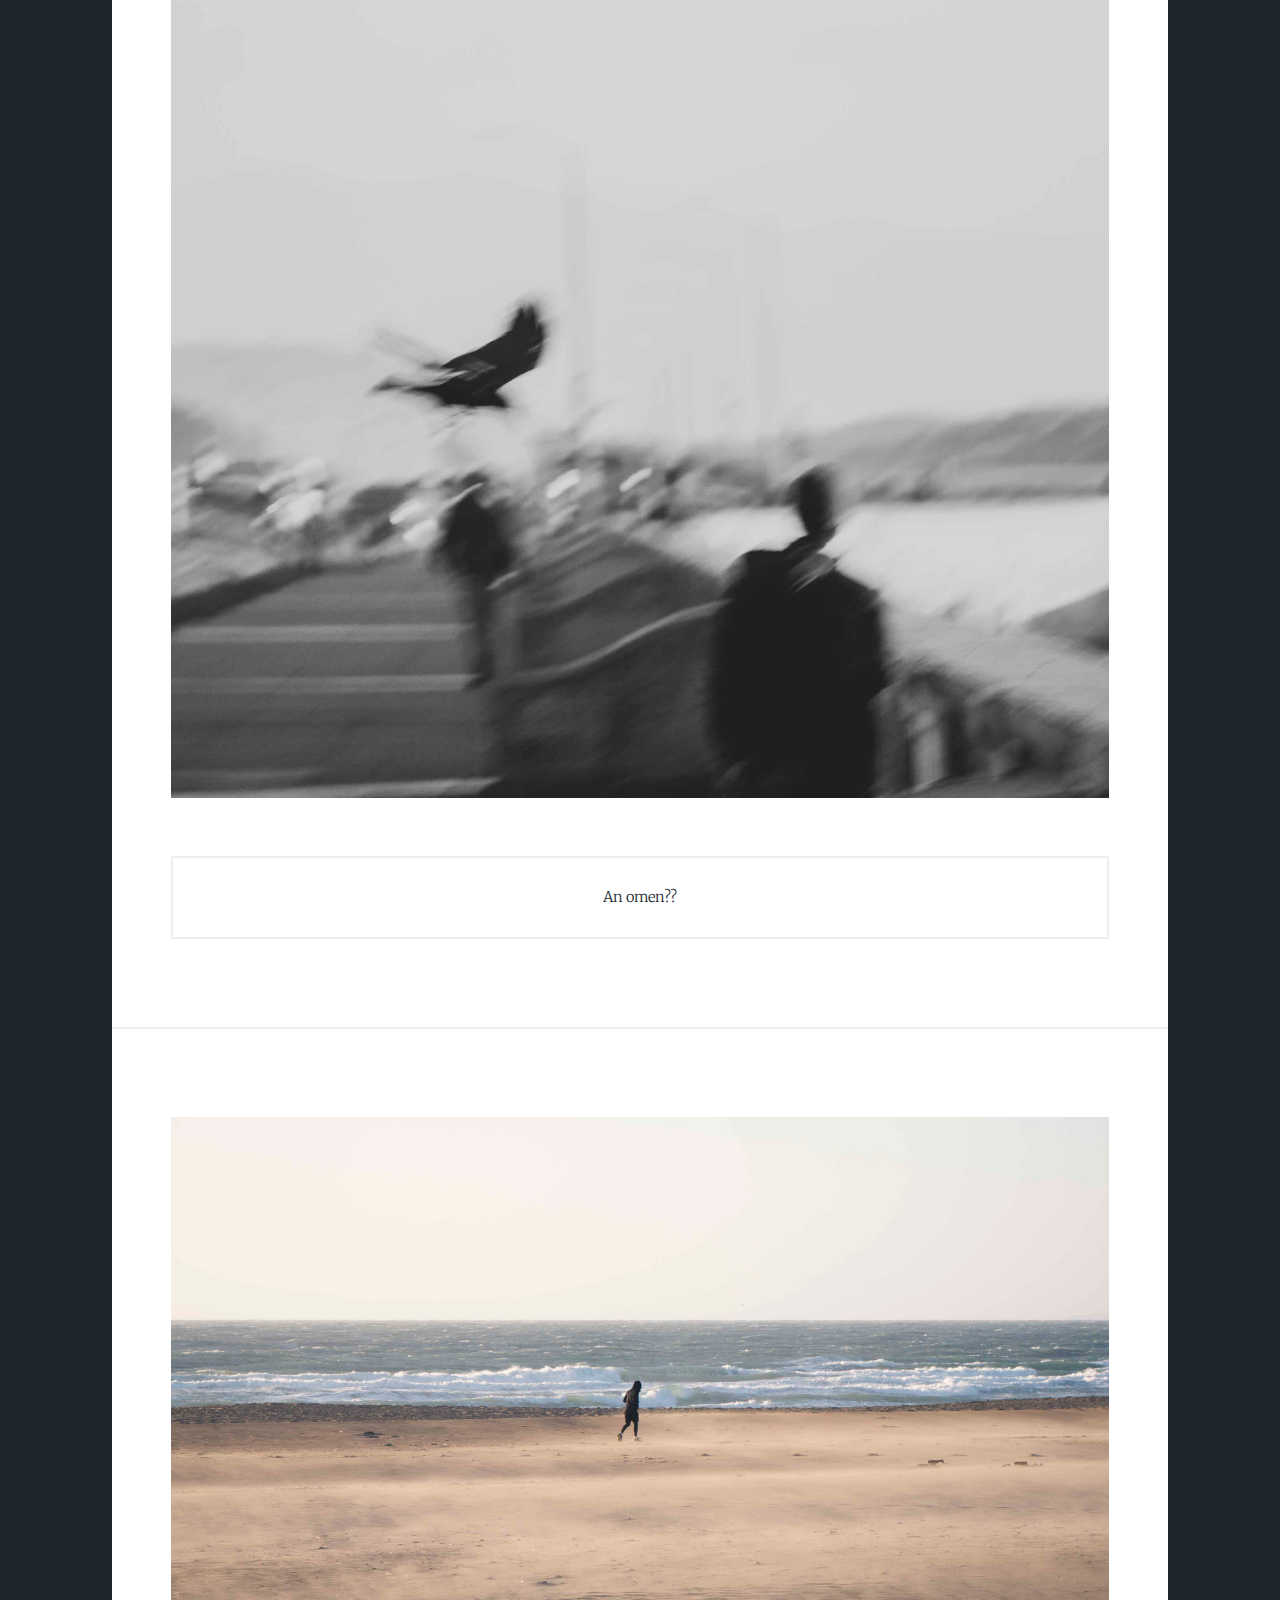
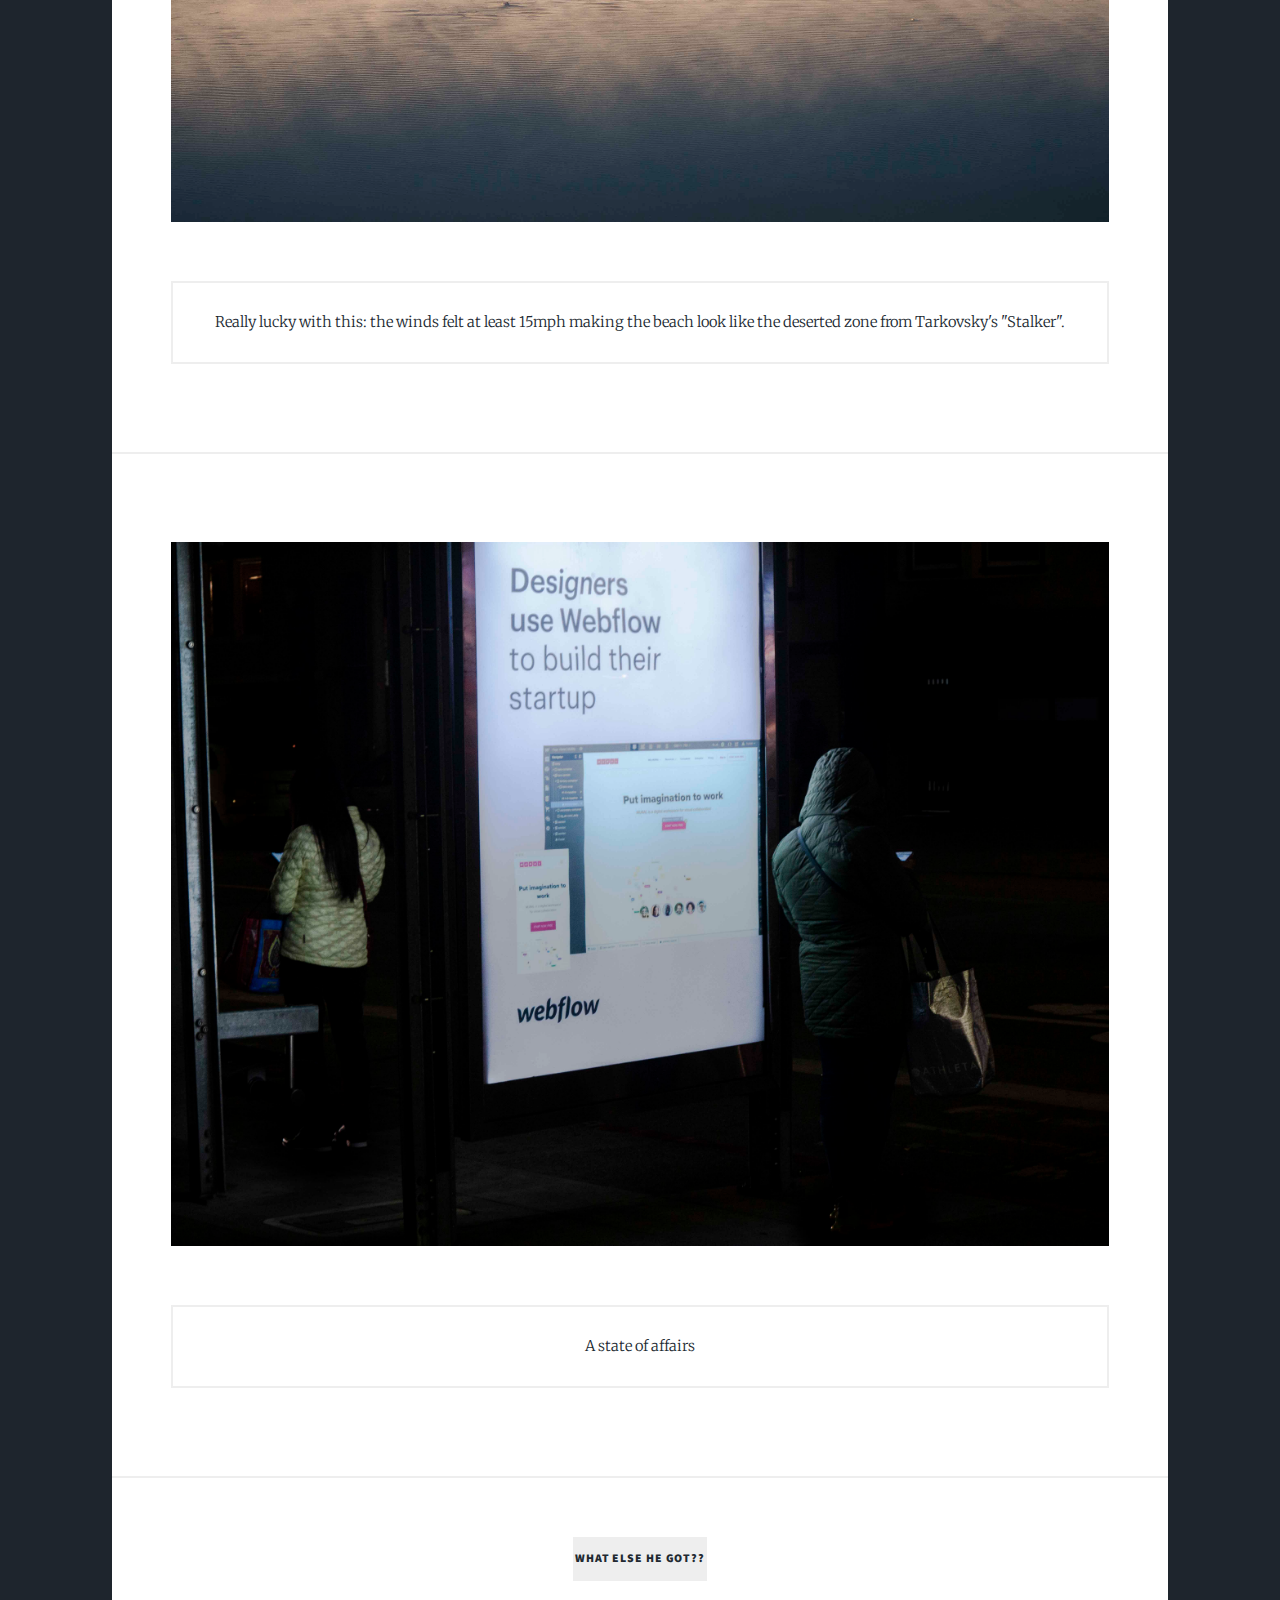
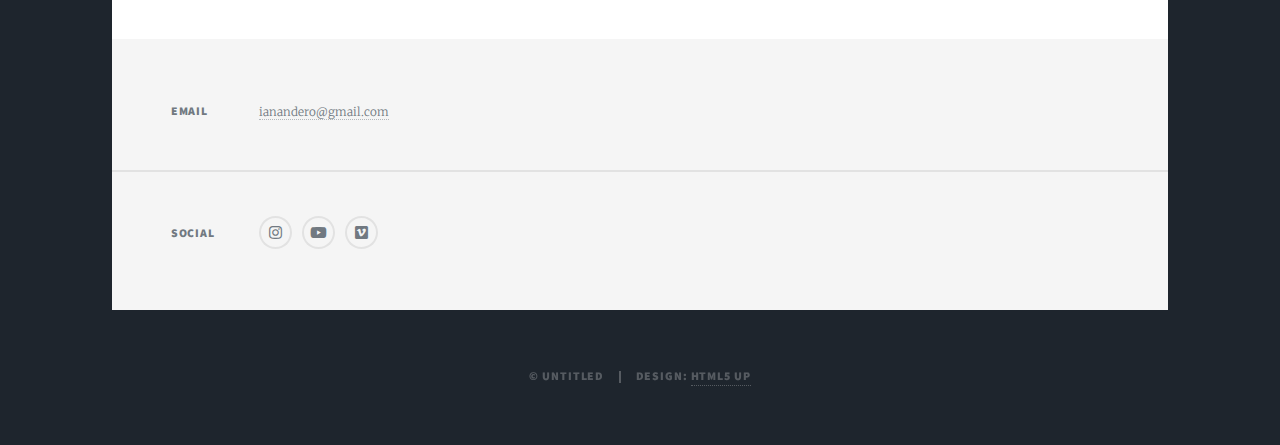
<file: SF.html>
<!DOCTYPE HTML>
<!--
	Massively by HTML5 UP
	html5up.net | @ajlkn
	Free for personal and commercial use under the CCA 3.0 license (html5up.net/license)
-->
<html>
	<head>
		<title>Ian Anderson</title>
		<meta charset="utf-8" />
		<meta name="viewport" content="width=device-width, initial-scale=1, user-scalable=no" />
		<link rel="stylesheet" href="assets/css/main.css" />
		<noscript><link rel="stylesheet" href="assets/css/noscript.css" /></noscript>
	</head>
	<body class="is-preload">

		<!-- Wrapper -->
			<div id="wrapper" class="fade-in">

				<!-- Intro -->
					<div id="intro">
						<h1>Ian Anderson</h1>
						<p>A UCSC student practicing photography, videography, and editing</p>
						<ul class="actions">
							<li><a href="#header" class="button icon solid solo fa-arrow-down scrolly">Continue</a></li>
						</ul>
					</div>

				<!-- Header -->
					<header id="header">
						<a href="index.html" class="logo">Ian Anderson</a>
					</header>

				<!-- Nav -->
					<nav id="nav">
						<ul class="links">
							<li class="active"><a href="index.html">About Me</a></li>
							<li><a href="Photography Tab.html">Photography</a></li>
							<li><a href="Videography.html">Videography</a></li>
							<li><a href="Edit My Photos!.html">Experimental</a></li>
							<li><a href="Credits.html">Credits</a></li>

						</ul>
						<ul class="icons">
							<li><a target=blank href="https://instagram.com/ianacreative" class="icon brands fa-instagram"><span class="label">Instagram</span></a></li>
						<li><a target=blank href="https://www.youtube.com/channel/UCUumCokf-5kSjcfUy_4iKzg" class="icon brands fa-youtube"><span class="label">YouTube</span></a></li>
						<li><a target=blank href="https://vimeo.com/ianacreative" class="icon brands fa-vimeo"><span class="label">Vimeo</span></a></li>
						</ul>
					</nav>

				<!-- Main -->
					<div id="main">

						<!-- Featured Post -->
							<article class="post featured">
								<header class="major">
									<h2><a ></a>Street Photography in San Francisco, California<br />
									</a></h2>
									<p><br />
									
										February 13, 2021: A walk around Ocean Beach, Golden Gate Park and Presidio of San Francisco</p>
								</header>
								<a  class="image main"><img src="images/pic024.jpg" alt="" /></a>
								
									<div class="box">
										A small suburb community, contained entirely within a backyard </p>
							</article>
							<article class="post featured">
								<a  class="image main"><img src="images/pic023.jpg" alt="" /></a>
								<div class="box">
										A tense encounter with an astonished audience</p>
							</article>
							<article class="post featured">
								<a  class="image main"><img src="images/pic026.jpg" alt="" /></a>
								<div class="box">
										Hidden faces of Downtown Presidio; Wanted? Missing??</p>
							</article>
							<article class="post featured">
								<a  class="image main"><img src="images/pic027.jpg" alt="" /></a>
								<div class="box">
										An omen??</p>
							</article>
							<article class="post featured">
								<a  class="image main"><img src="images/pic025.jpg" alt="" /></a>
								<div class="box">
										Really lucky with this: the winds felt at least 15mph making the beach look like the deserted zone from Tarkovsky's "Stalker". </p>
							</article>
							<article class="post featured">
								<a  class="image main"><img src="images/pic029.jpg" alt="" /></a>
								<div class="box">
										A state of affairs</p>
							</article>


						<!-- Footer -->
							<footer>
								<div class="pagination">
									<!--<a href="#" class="previous">Prev</a>-->
									<a href="index.html" class="page active">What Else He Got??</a>
									
								</div>
							</footer>

					</div>

				<!-- Footer -->
					<footer id="footer">
						<section class="split contact">
							<section>
								<h3>Email</h3>
								<p><a href="#">ianandero@gmail.com</a></p>
							</section>
							<section>
								<h3>Social</h3>
								<ul class="icons alt">
									<li><a target=blank href="https://instagram.com/ianacreative" class="icon brands fa-instagram"><span class="label">Instagram</span></a></li>
						<li><a target=blank href="https://www.youtube.com/channel/UCUumCokf-5kSjcfUy_4iKzg" class="icon brands fa-youtube"><span class="label">YouTube</span></a></li>
						<li><a target=blank href="https://vimeo.com/ianacreative" class="icon brands fa-vimeo"><span class="label">Vimeo</span></a></li>
								</ul>
							</section>
						</section>
					</footer>

				<!-- Copyright -->
					<div id="copyright">
						<ul><li>&copy; Untitled</li><li>Design: <a href="https://html5up.net">HTML5 UP</a></li></ul>
					</div>

			</div>

		<!-- Scripts -->
			<script src="assets/js/jquery.min.js"></script>
			<script src="assets/js/jquery.scrollex.min.js"></script>
			<script src="assets/js/jquery.scrolly.min.js"></script>
			<script src="assets/js/browser.min.js"></script>
			<script src="assets/js/breakpoints.min.js"></script>
			<script src="assets/js/util.js"></script>
			<script src="assets/js/main.js"></script>

	</body>
</html>
</file>
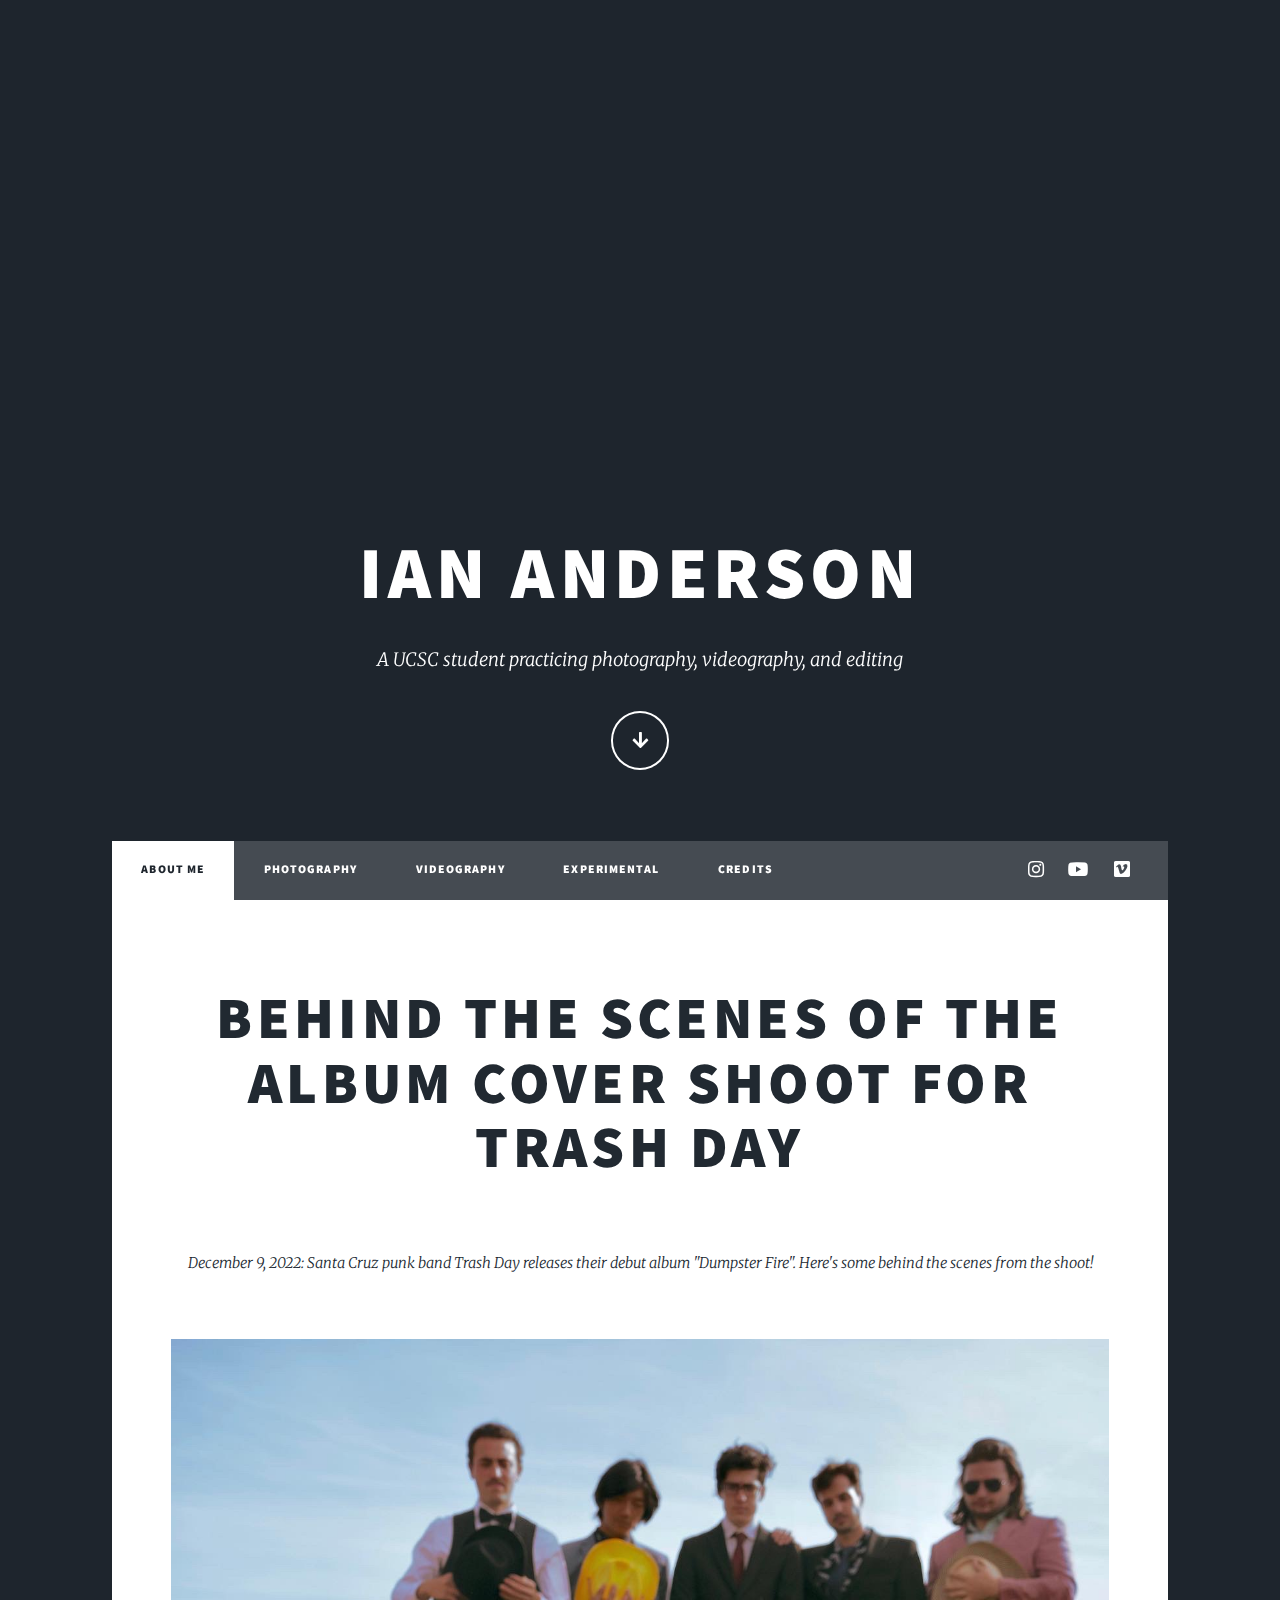
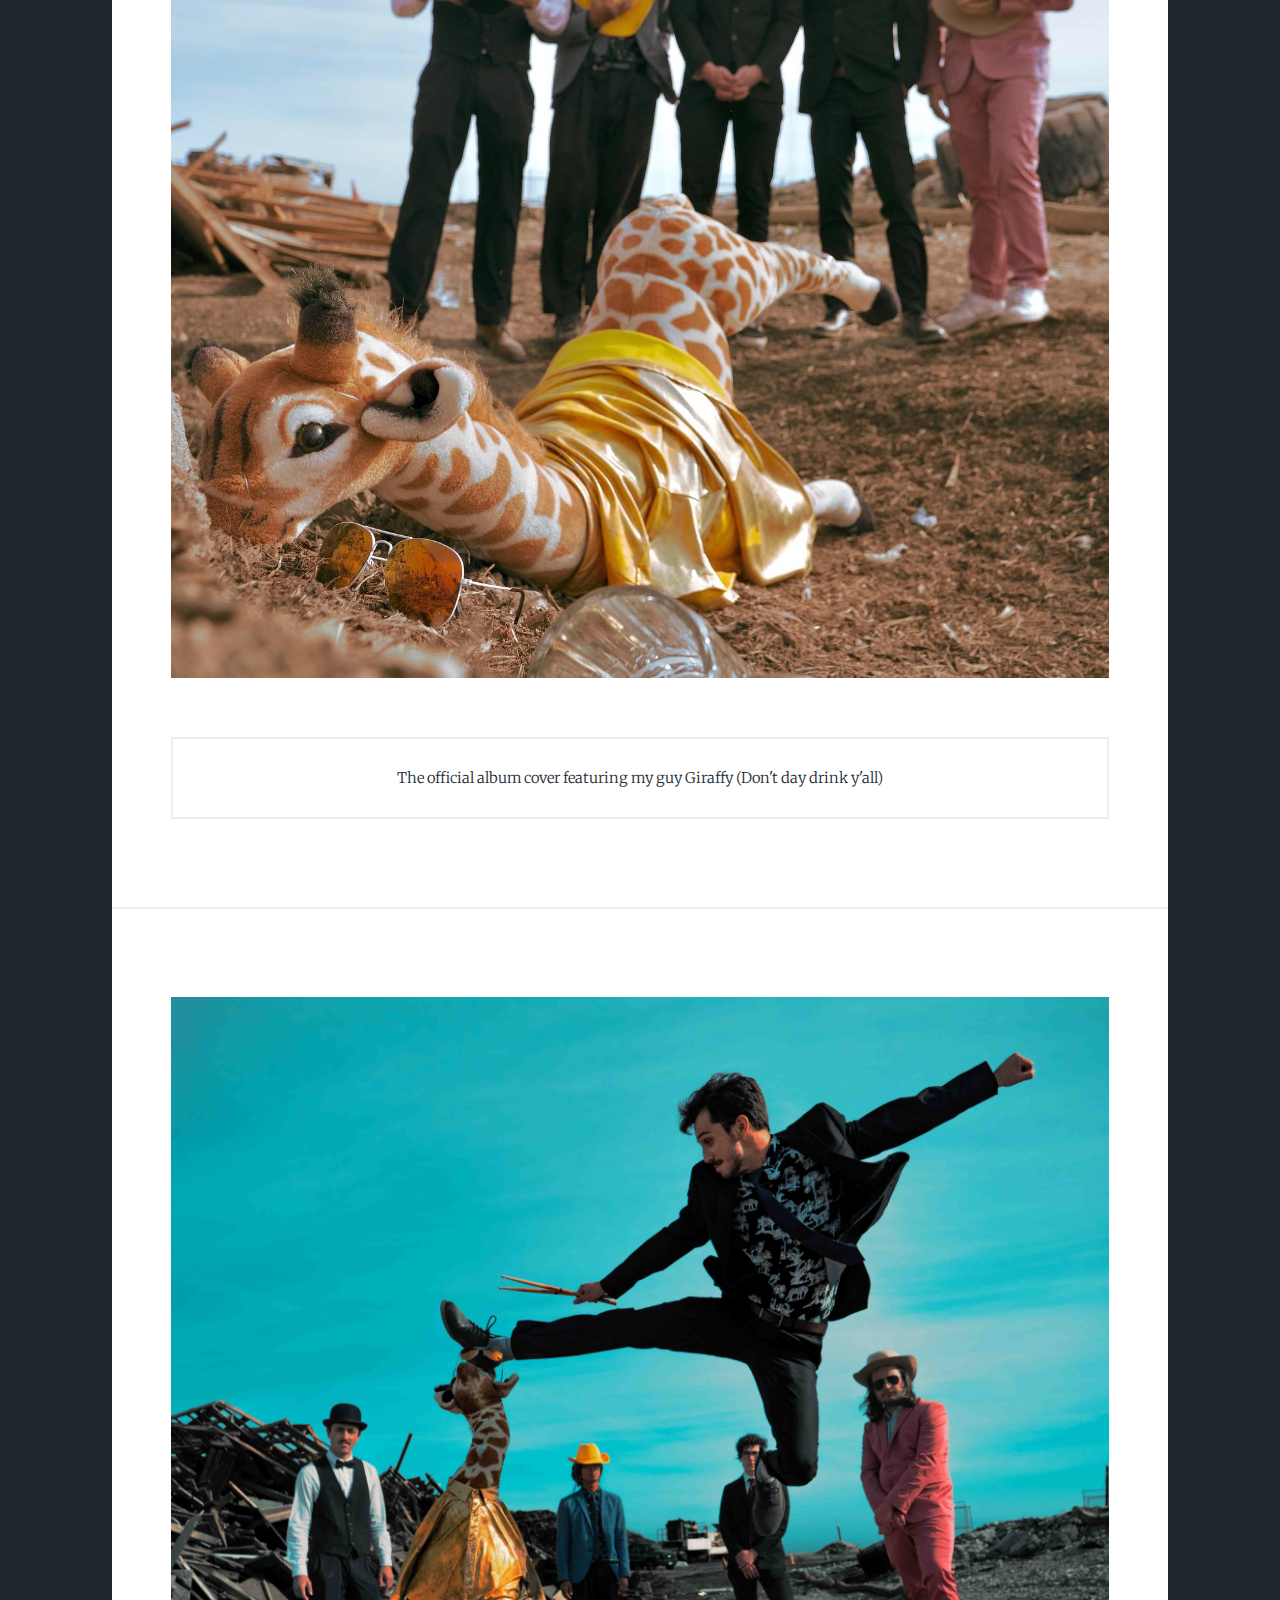
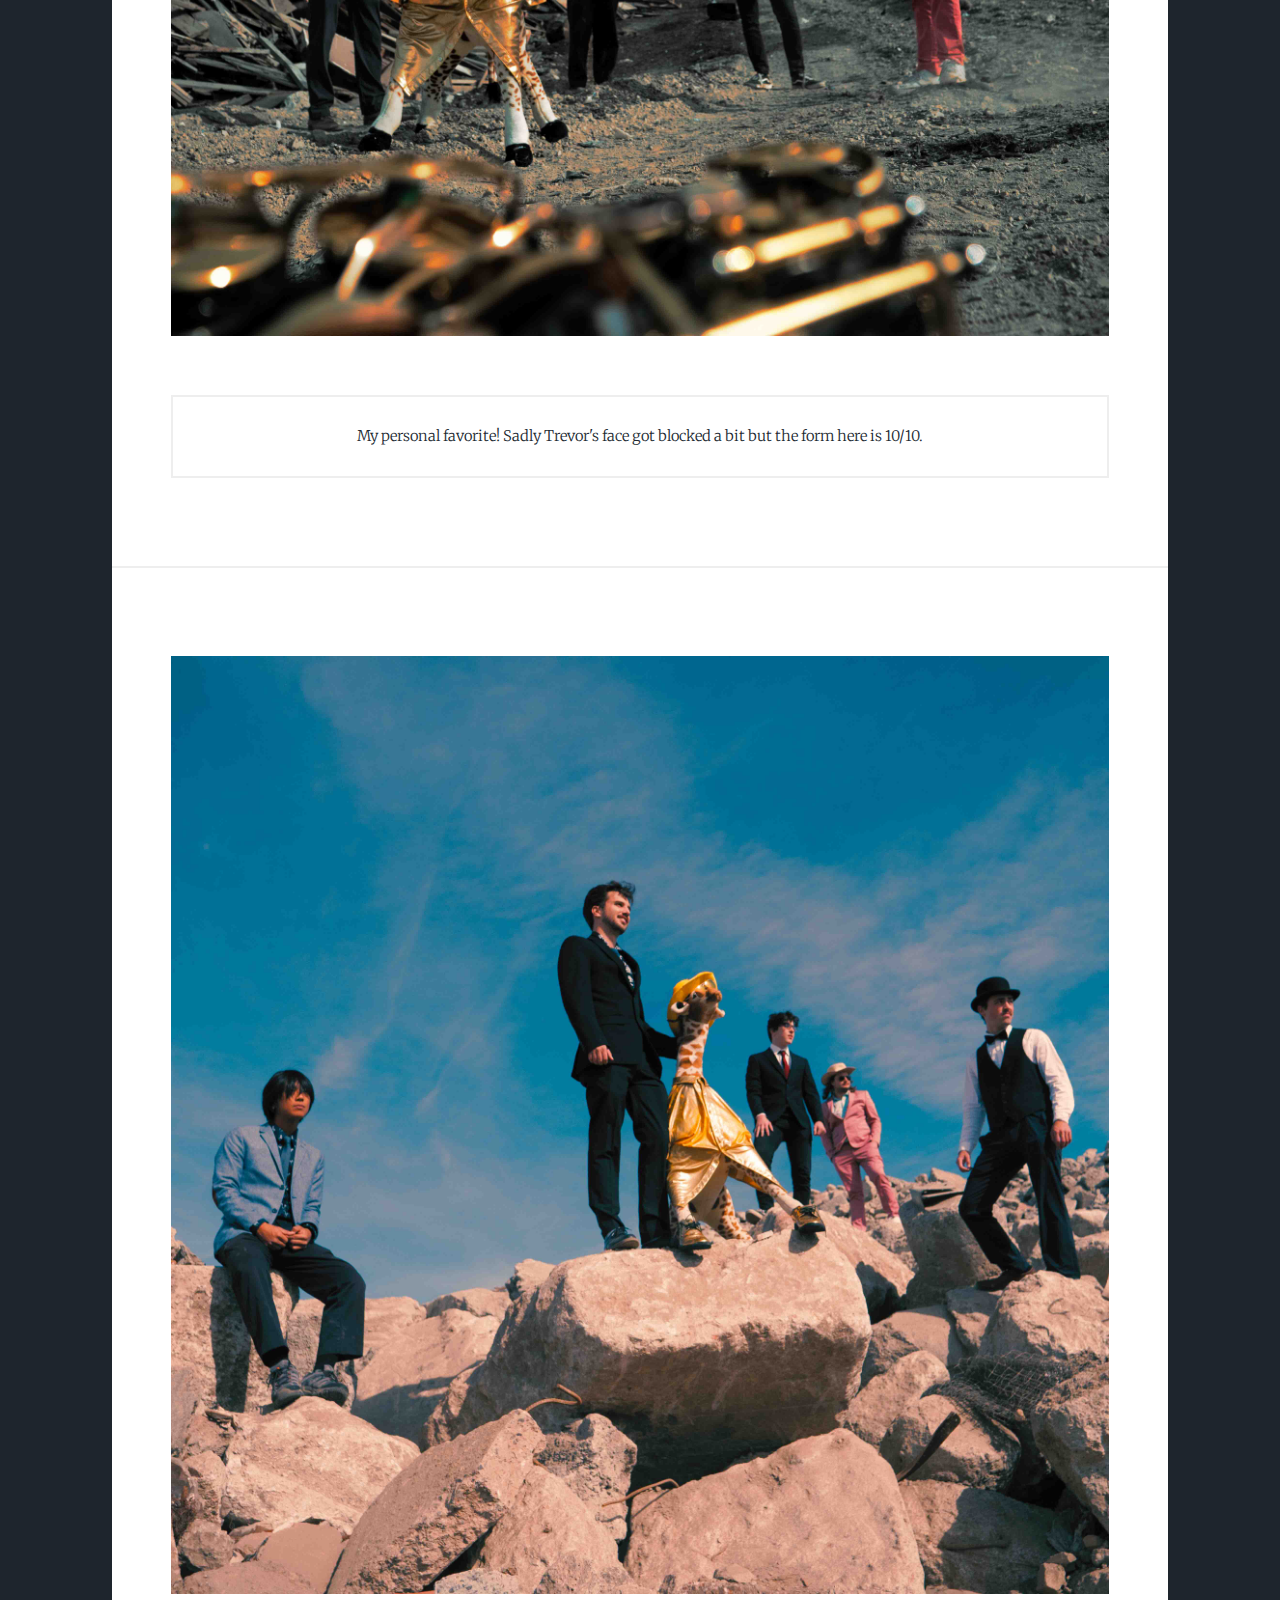
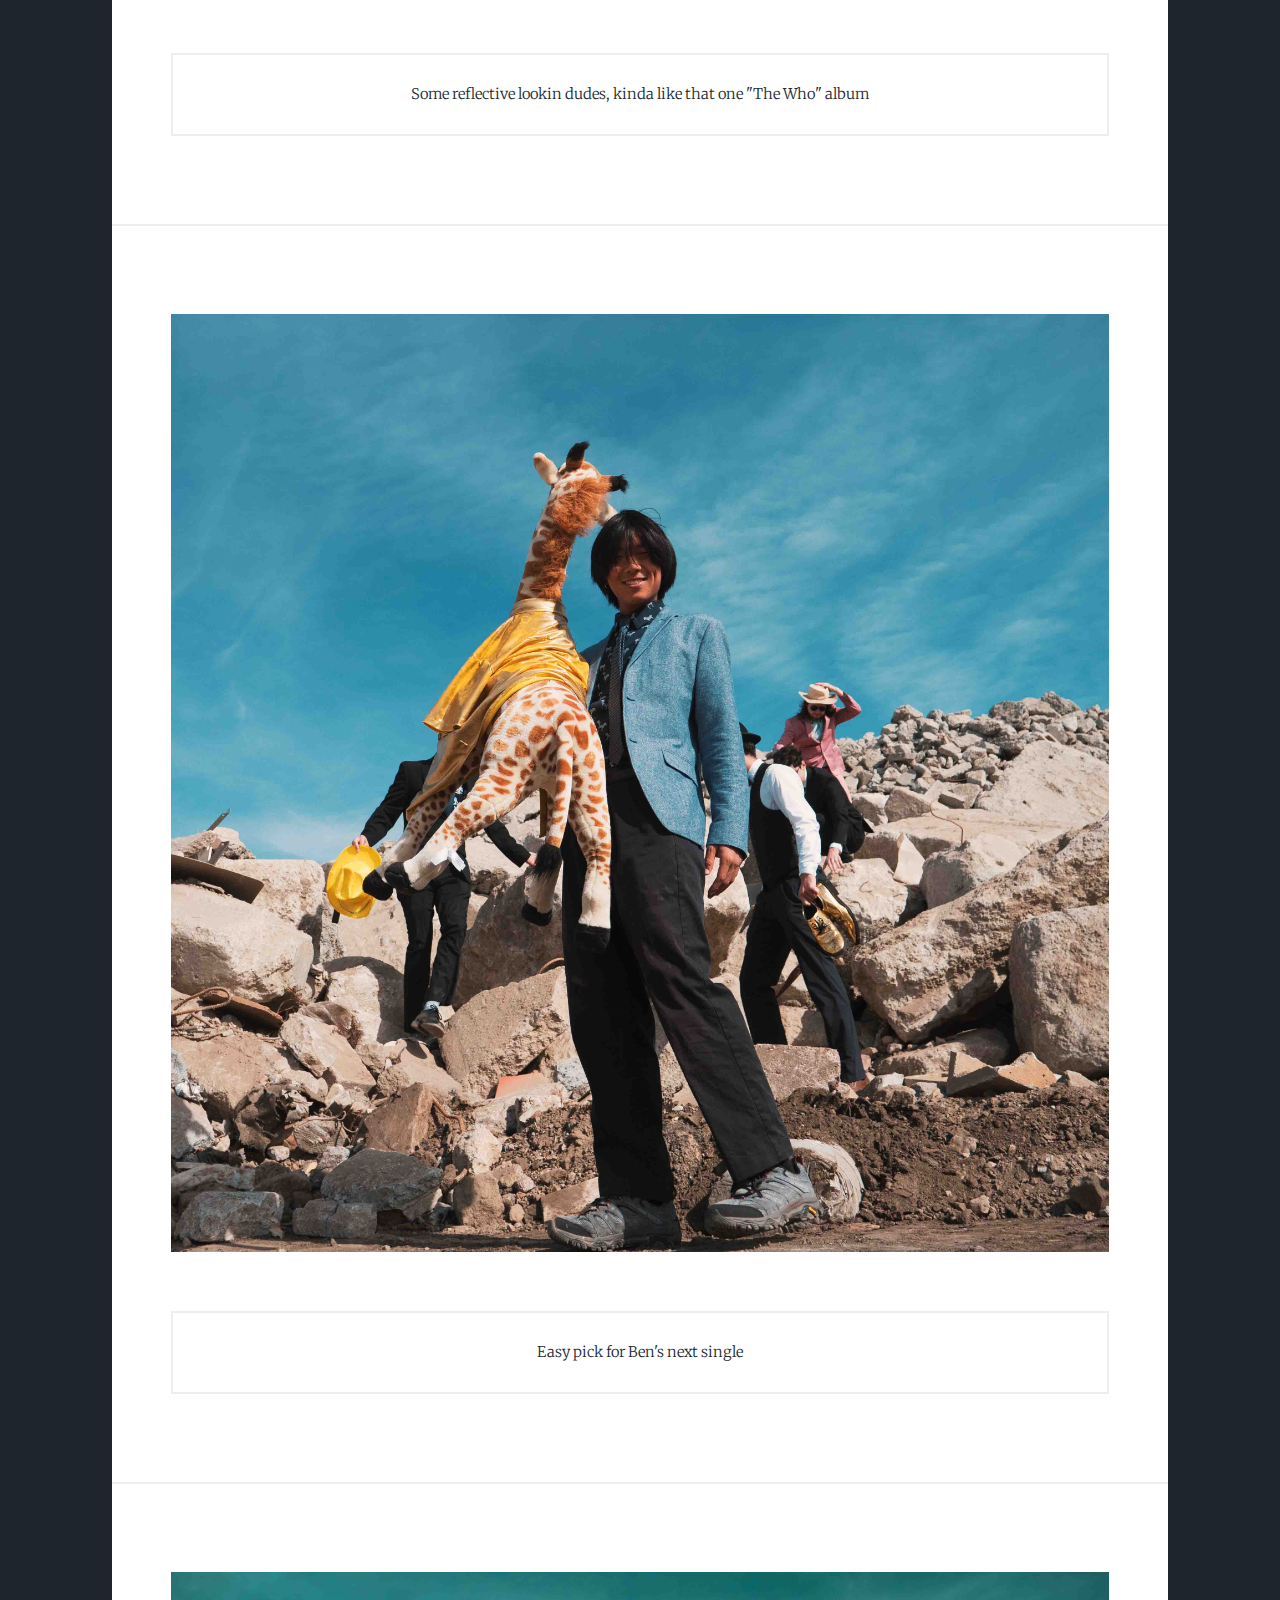
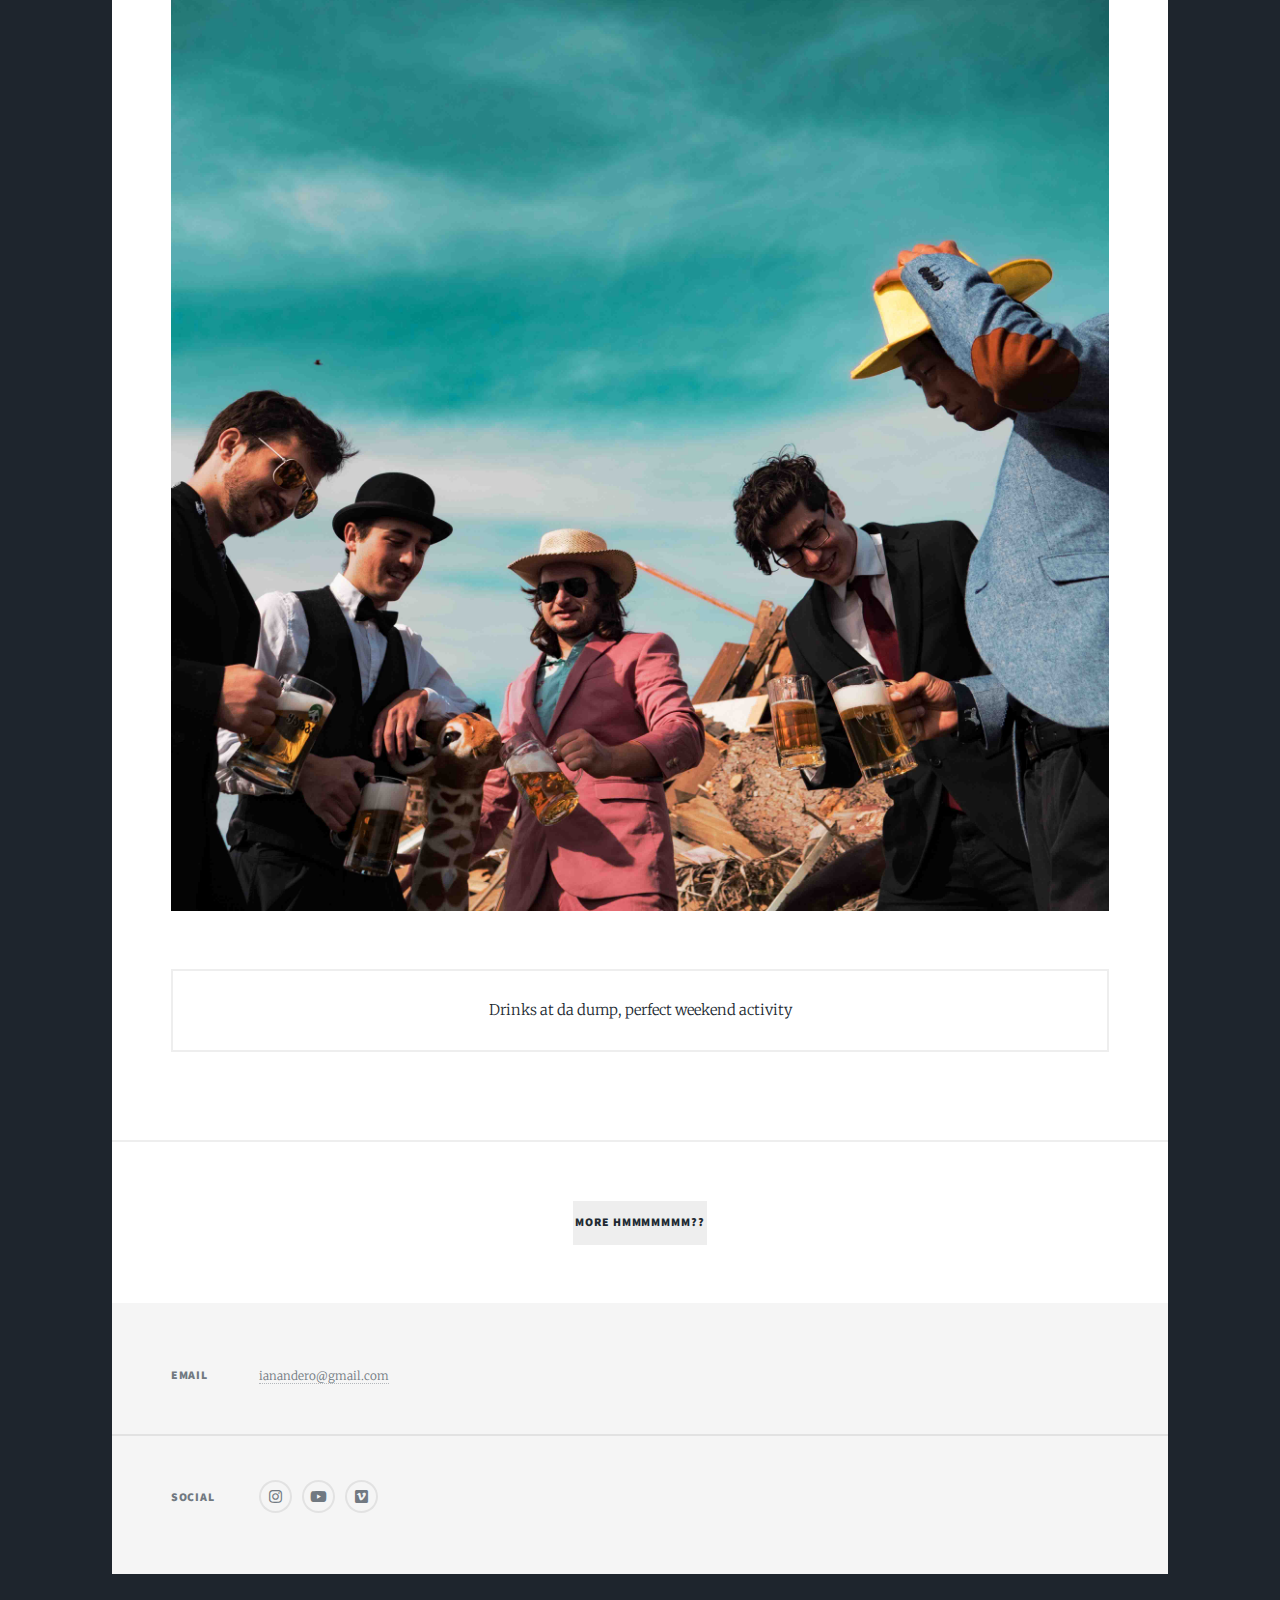
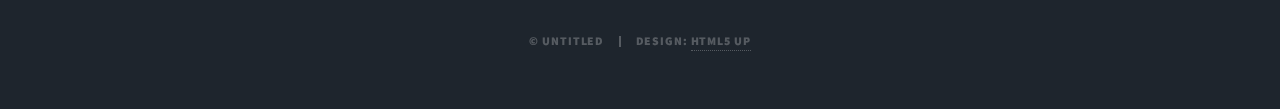
<file: TrashDay.html>
<!DOCTYPE HTML>
<!--
	Massively by HTML5 UP
	html5up.net | @ajlkn
	Free for personal and commercial use under the CCA 3.0 license (html5up.net/license)
-->
<html>
	<head>
		<title>Ian Anderson</title>
		<meta charset="utf-8" />
		<meta name="viewport" content="width=device-width, initial-scale=1, user-scalable=no" />
		<link rel="stylesheet" href="assets/css/main.css" />
		<noscript><link rel="stylesheet" href="assets/css/noscript.css" /></noscript>
	</head>
	<body class="is-preload">

		<!-- Wrapper -->
			<div id="wrapper" class="fade-in">

				<!-- Intro -->
					<div id="intro">
						<h1>Ian Anderson</h1>
						<p>A UCSC student practicing photography, videography, and editing</p>
						<ul class="actions">
							<li><a href="#header" class="button icon solid solo fa-arrow-down scrolly">Continue</a></li>
						</ul>
					</div>

				<!-- Header -->
					<header id="header">
						<a href="index.html" class="logo">Ian Anderson</a>
					</header>

				<!-- Nav -->
					<nav id="nav">
						<ul class="links">
							<li class="active"><a href="index.html">About Me</a></li>
							<li><a href="Photography Tab.html">Photography</a></li>
							<li><a href="Videography.html">Videography</a></li>
							<li><a href="Edit My Photos!.html">Experimental</a></li>
							<li><a href="Credits.html">Credits</a></li>

						</ul>
						<ul class="icons">
							<li><a target=blank href="https://instagram.com/ianacreative" class="icon brands fa-instagram"><span class="label">Instagram</span></a></li>
						<li><a target=blank href="https://www.youtube.com/channel/UCUumCokf-5kSjcfUy_4iKzg" class="icon brands fa-youtube"><span class="label">YouTube</span></a></li>
						<li><a target=blank href="https://vimeo.com/ianacreative" class="icon brands fa-vimeo"><span class="label">Vimeo</span></a></li>
						</ul>
					</nav>

				<!-- Main -->
					<div id="main">

						<!-- Featured Post -->
							<article class="post featured">
								<header class="major">
									<h2><a ></a>Behind the Scenes of the Album Cover shoot for Trash Day<br />
									</a></h2>
									<p><br />
									
										December 9, 2022: Santa Cruz punk band Trash Day releases their debut album "Dumpster Fire". Here's some behind the scenes from the shoot!</p>
								</header>
								<a  class="image main"><img src="images/1CBB572B-5EB6-4025-A4A7-7963AE70703E.jpg" alt="" /></a>
								
									<div class="box">
										The official album cover featuring my guy Giraffy (Don't day drink y'all) </p>
							</article>
							<article class="post featured">
								<a  class="image main"><img src="images/boom-14.jpg" alt="" /></a>
								<div class="box">
										My personal favorite! Sadly Trevor's face got blocked a bit but the form here is 10/10.</p>
							</article>
							<article class="post featured">
								<a  class="image main"><img src="images/boom-3.jpg" alt="" /></a>
								<div class="box">
										Some reflective lookin dudes, kinda like that one "The Who" album</p>
							</article>
							<article class="post featured">
								<a  class="image main"><img src="images/boom-4.jpg" alt="" /></a>
								<div class="box">
										Easy pick for Ben's next single</p>
							</article>
							<article class="post featured">
								<a  class="image main"><img src="images/boom-5.jpg" alt="" /></a>
								<div class="box">
										Drinks at da dump, perfect weekend activity</p>
							</article>


						<!-- Footer -->
							<footer>
								<div class="pagination">
									<!--<a href="#" class="previous">Prev</a>-->
									<a href="index.html" class="page active">More hmmmmmmm??</a>
									
								</div>
							</footer>

					</div>

				<!-- Footer -->
					<footer id="footer">
						<section class="split contact">
							<section>
								<h3>Email</h3>
								<p><a href="#">ianandero@gmail.com</a></p>
							</section>
							<section>
								<h3>Social</h3>
								<ul class="icons alt">
									<li><a target=blank href="https://instagram.com/ianacreative" class="icon brands fa-instagram"><span class="label">Instagram</span></a></li>
						<li><a target=blank href="https://www.youtube.com/channel/UCUumCokf-5kSjcfUy_4iKzg" class="icon brands fa-youtube"><span class="label">YouTube</span></a></li>
						<li><a target=blank href="https://vimeo.com/ianacreative" class="icon brands fa-vimeo"><span class="label">Vimeo</span></a></li>
								</ul>
							</section>
						</section>
					</footer>

				<!-- Copyright -->
					<div id="copyright">
						<ul><li>&copy; Untitled</li><li>Design: <a href="https://html5up.net">HTML5 UP</a></li></ul>
					</div>

			</div>

		<!-- Scripts -->
			<script src="assets/js/jquery.min.js"></script>
			<script src="assets/js/jquery.scrollex.min.js"></script>
			<script src="assets/js/jquery.scrolly.min.js"></script>
			<script src="assets/js/browser.min.js"></script>
			<script src="assets/js/breakpoints.min.js"></script>
			<script src="assets/js/util.js"></script>
			<script src="assets/js/main.js"></script>

	</body>
</html>
</file>
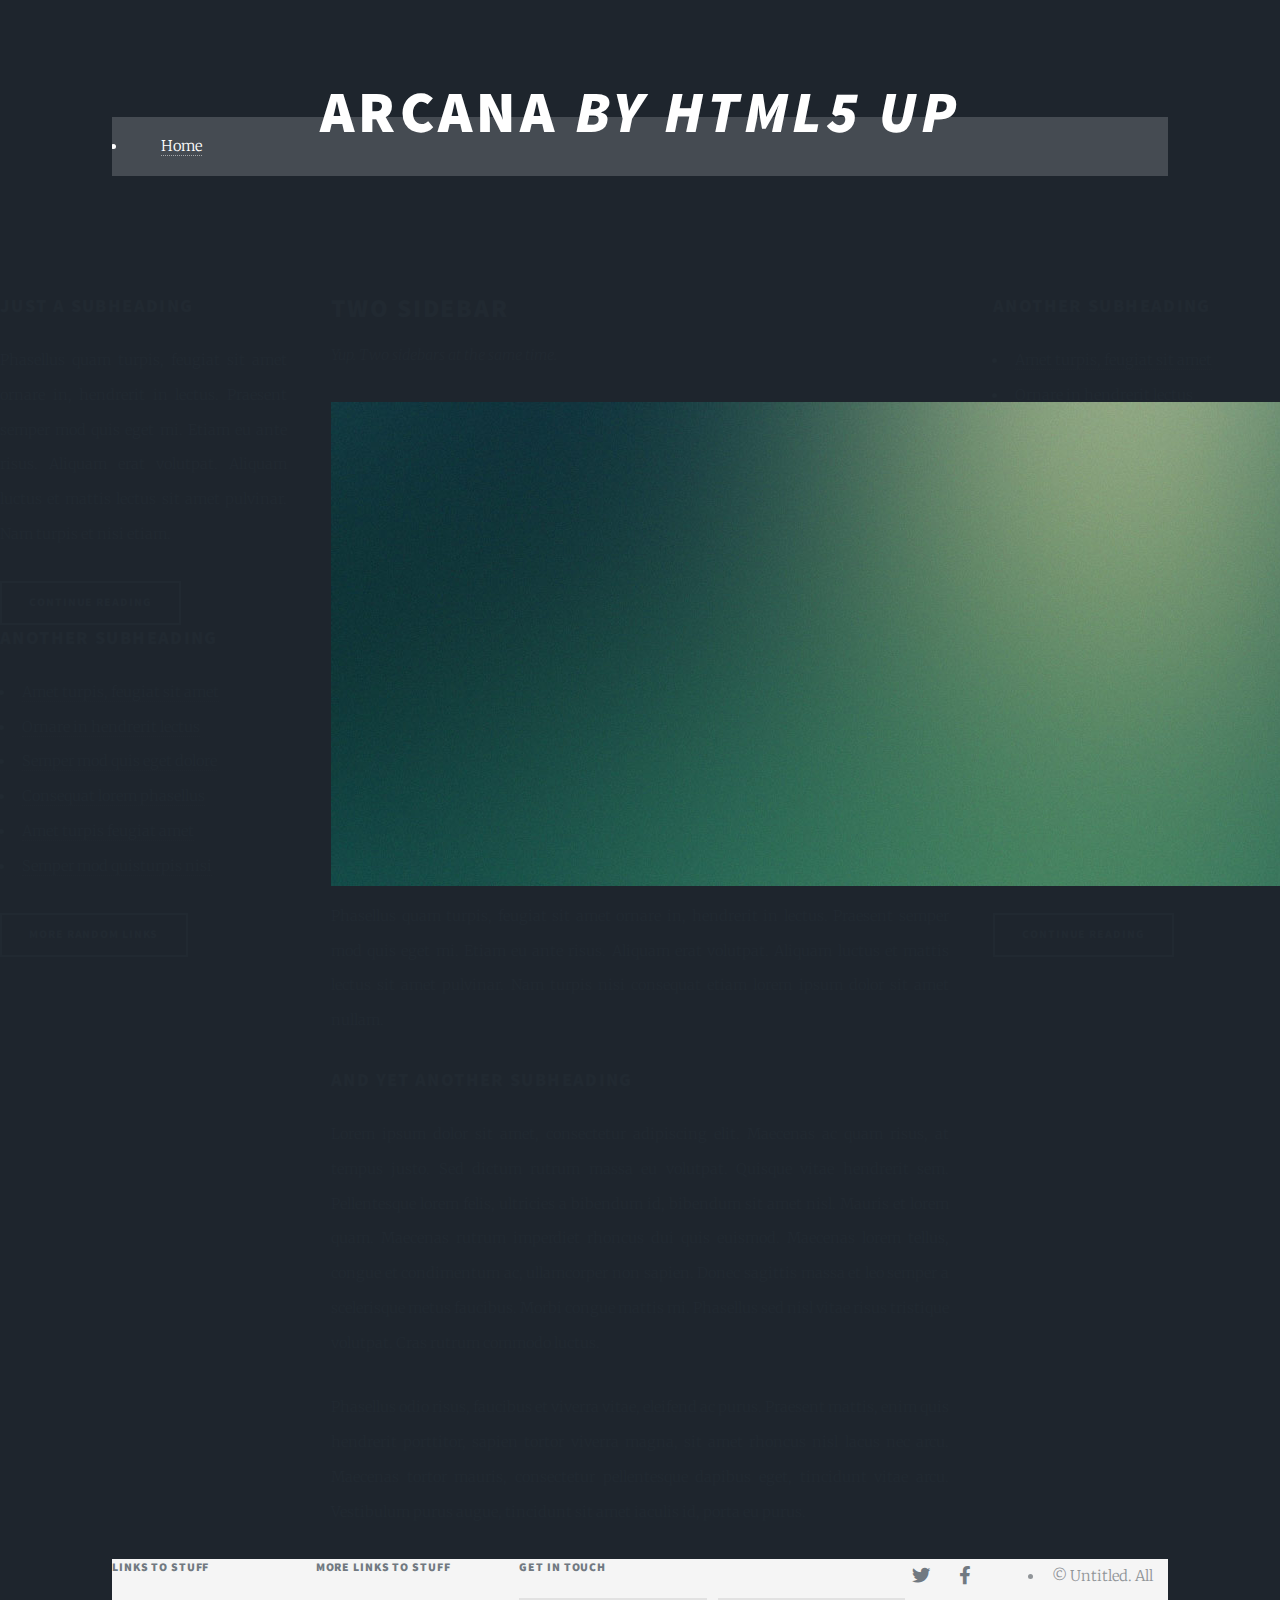
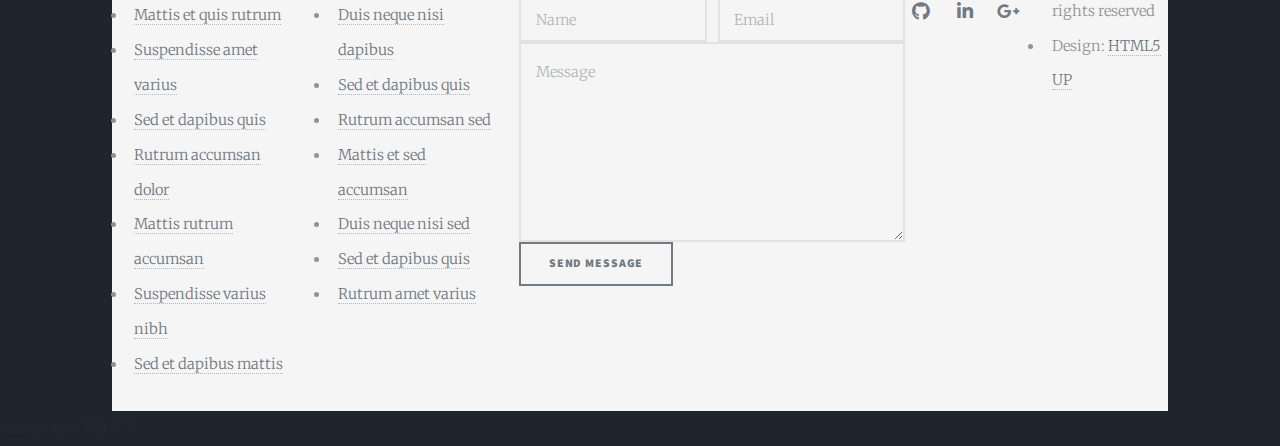
<file: two-sidebar.html>
<!DOCTYPE HTML>
<!--
	Arcana by HTML5 UP
	html5up.net | @ajlkn
	Free for personal and commercial use under the CCA 3.0 license (html5up.net/license)
-->
<html>
	<head>
		<title>Two Sidebar - Arcana by HTML5 UP</title>
		<meta charset="utf-8" />
		<meta name="viewport" content="width=device-width, initial-scale=1, user-scalable=no" />
		<link rel="stylesheet" href="assets/css/main.css" />
	</head>
	<body class="is-preload">
		<div id="page-wrapper">

			<!-- Header -->
				<div id="header">

					<!-- Logo -->
						<h1><a href="index.html" id="logo">Arcana <em>by HTML5 UP</em></a></h1>

					<!-- Nav -->
						<nav id="nav">
							<ul>
								<li><a href="index.html">Home</a></li>
								<li>
									<a href="#">Dropdown</a>
									<ul>
										<li><a href="#">Lorem dolor</a></li>
										<li><a href="#">Magna phasellus</a></li>
										<li><a href="#">Etiam sed tempus</a></li>
										<li>
											<a href="#">Submenu</a>
											<ul>
												<li><a href="#">Lorem dolor</a></li>
												<li><a href="#">Phasellus magna</a></li>
												<li><a href="#">Magna phasellus</a></li>
												<li><a href="#">Etiam nisl</a></li>
												<li><a href="#">Veroeros feugiat</a></li>
											</ul>
										</li>
										<li><a href="#">Veroeros feugiat</a></li>
									</ul>
								</li>
								<li><a href="left-sidebar.html">Left Sidebar</a></li>
								<li><a href="right-sidebar.html">Right Sidebar</a></li>
								<li class="current"><a href="two-sidebar.html">Two Sidebar</a></li>
								<li><a href="no-sidebar.html">No Sidebar</a></li>
							</ul>
						</nav>

				</div>

			<!-- Main -->
				<section class="wrapper style1">
					<div class="container">
						<div class="row gtr-200">
							<div class="col-3 col-12-narrower">
								<div id="sidebar1">

									<!-- Sidebar 1 -->

										<section>
											<h3>Just a Subheading</h3>
											<p>Phasellus quam turpis, feugiat sit amet ornare in, hendrerit in lectus.
											Praesent semper mod quis eget mi. Etiam eu ante risus. Aliquam erat volutpat.
											Aliquam luctus et mattis lectus sit amet pulvinar. Nam turpis et nisi etiam.</p>
											<footer>
												<a href="#" class="button">Continue Reading</a>
											</footer>
										</section>

										<section>
											<h3>Another Subheading</h3>
											<ul class="links">
												<li><a href="#">Amet turpis, feugiat sit amet</a></li>
												<li><a href="#">Ornare in hendrerit lectus</a></li>
												<li><a href="#">Semper mod quis eget dolore</a></li>
												<li><a href="#">Consequat lorem phasellus</a></li>
												<li><a href="#">Amet turpis feugiat amet</a></li>
												<li><a href="#">Semper mod quisturpis nisi</a></li>
											</ul>
											<footer>
												<a href="#" class="button">More Random Links</a>
											</footer>
										</section>

								</div>
							</div>
							<div class="col-6 col-12-narrower imp-narrower">
								<div id="content">

									<!-- Content -->

										<article>
											<header>
												<h2>Two Sidebar</h2>
												<p>Yup. Two sidebars at the same time.</p>
											</header>

											<span class="image featured"><img src="images/banner.jpg" alt="" /></span>

											<p>Phasellus quam turpis, feugiat sit amet ornare in, hendrerit in lectus.
											Praesent semper mod quis eget mi. Etiam eu ante risus. Aliquam erat volutpat.
											Aliquam luctus et mattis lectus sit amet pulvinar. Nam turpis nisi
											consequat etiam lorem ipsum dolor sit amet nullam.</p>

											<h3>And Yet Another Subheading</h3>
											<p>Lorem ipsum dolor sit amet, consectetur adipiscing elit. Maecenas ac quam risus, at tempus
											justo. Sed dictum rutrum massa eu volutpat. Quisque vitae hendrerit sem. Pellentesque lorem felis,
											ultricies a bibendum id, bibendum sit amet nisl. Mauris et lorem quam. Maecenas rutrum imperdiet
											rhoncus dui quis euismod. Maecenas lorem tellus, congue et condimentum ac, ullamcorper non sapien.
											Donec sagittis massa et leo semper a scelerisque metus faucibus. Morbi congue mattis mi.
											Phasellus sed nisl vitae risus tristique volutpat. Cras rutrum commodo luctus.</p>

											<p>Phasellus odio risus, faucibus et viverra vitae, eleifend ac purus. Praesent mattis, enim
											quis hendrerit porttitor, sapien tortor viverra magna, sit amet rhoncus nisl lacus nec arcu.
											Maecenas tortor mauris, consectetur pellentesque dapibus eget, tincidunt vitae arcu.
											Vestibulum purus augue, tincidunt sit amet iaculis id, porta eu purus.</p>
										</article>

								</div>
							</div>
							<div class="col-3 col-12-narrower">
								<div id="sidebar2">

									<!-- Sidebar 2 -->

										<section>
											<h3>Another Subheading</h3>
											<ul class="links">
												<li><a href="#">Amet turpis, feugiat sit amet</a></li>
												<li><a href="#">Ornare in hendrerit lectus</a></li>
												<li><a href="#">Semper mod quis eget dolore</a></li>
												<li><a href="#">Consequat lorem phasellus</a></li>
												<li><a href="#">Amet turpis feugiat amet</a></li>
												<li><a href="#">Semper mod quisturpis nisi</a></li>
											</ul>
											<footer>
												<a href="#" class="button">More Random Links</a>
											</footer>
										</section>

										<section>
											<h3>Just a Subheading</h3>
											<p>Phasellus quam turpis, feugiat sit amet ornare in, hendrerit in lectus.
											Praesent semper mod quis eget mi. Etiam eu ante risus. Aliquam erat volutpat.
											Aliquam luctus et mattis lectus sit amet pulvinar. Nam turpis et nisi etiam.</p>
											<footer>
												<a href="#" class="button">Continue Reading</a>
											</footer>
										</section>

								</div>
							</div>
						</div>
					</div>
				</section>

			<!-- Footer -->
				<div id="footer">
					<div class="container">
						<div class="row">
							<section class="col-3 col-6-narrower col-12-mobilep">
								<h3>Links to Stuff</h3>
								<ul class="links">
									<li><a href="#">Mattis et quis rutrum</a></li>
									<li><a href="#">Suspendisse amet varius</a></li>
									<li><a href="#">Sed et dapibus quis</a></li>
									<li><a href="#">Rutrum accumsan dolor</a></li>
									<li><a href="#">Mattis rutrum accumsan</a></li>
									<li><a href="#">Suspendisse varius nibh</a></li>
									<li><a href="#">Sed et dapibus mattis</a></li>
								</ul>
							</section>
							<section class="col-3 col-6-narrower col-12-mobilep">
								<h3>More Links to Stuff</h3>
								<ul class="links">
									<li><a href="#">Duis neque nisi dapibus</a></li>
									<li><a href="#">Sed et dapibus quis</a></li>
									<li><a href="#">Rutrum accumsan sed</a></li>
									<li><a href="#">Mattis et sed accumsan</a></li>
									<li><a href="#">Duis neque nisi sed</a></li>
									<li><a href="#">Sed et dapibus quis</a></li>
									<li><a href="#">Rutrum amet varius</a></li>
								</ul>
							</section>
							<section class="col-6 col-12-narrower">
								<h3>Get In Touch</h3>
								<form>
									<div class="row gtr-50">
										<div class="col-6 col-12-mobilep">
											<input type="text" name="name" id="name" placeholder="Name" />
										</div>
										<div class="col-6 col-12-mobilep">
											<input type="email" name="email" id="email" placeholder="Email" />
										</div>
										<div class="col-12">
											<textarea name="message" id="message" placeholder="Message" rows="5"></textarea>
										</div>
										<div class="col-12">
											<ul class="actions">
												<li><input type="submit" class="button alt" value="Send Message" /></li>
											</ul>
										</div>
									</div>
								</form>
							</section>
						</div>
					</div>

					<!-- Icons -->
						<ul class="icons">
							<li><a href="#" class="icon brands fa-twitter"><span class="label">Twitter</span></a></li>
							<li><a href="#" class="icon brands fa-facebook-f"><span class="label">Facebook</span></a></li>
							<li><a href="#" class="icon brands fa-github"><span class="label">GitHub</span></a></li>
							<li><a href="#" class="icon brands fa-linkedin-in"><span class="label">LinkedIn</span></a></li>
							<li><a href="#" class="icon brands fa-google-plus-g"><span class="label">Google+</span></a></li>
						</ul>

					<!-- Copyright -->
						<div class="copyright">
							<ul class="menu">
								<li>&copy; Untitled. All rights reserved</li><li>Design: <a href="http://html5up.net">HTML5 UP</a></li>
							</ul>
						</div>

				</div>

		</div>

		<!-- Scripts -->
			<script src="assets/js/jquery.min.js"></script>
			<script src="assets/js/jquery.dropotron.min.js"></script>
			<script src="assets/js/browser.min.js"></script>
			<script src="assets/js/breakpoints.min.js"></script>
			<script src="assets/js/util.js"></script>
			<script src="assets/js/main.js"></script>

	</body>
</html>
</file>
<file: assets/css/main.css>
@import url(fontawesome-all.min.css);
@import url("https://fonts.googleapis.com/css?family=Merriweather:300,700,300italic,700italic|Source+Sans+Pro:900");

/*
	Massively by HTML5 UP
	html5up.net | @ajlkn
	Free for personal and commercial use under the CCA 3.0 license (html5up.net/license)
*/

html, body, div, span, applet, object,
iframe, h1, h2, h3, h4, h5, h6, p, blockquote,
pre, a, abbr, acronym, address, big, cite,
code, del, dfn, em, img, ins, kbd, q, s, samp,
small, strike, strong, sub, sup, tt, var, b,
u, i, center, dl, dt, dd, ol, ul, li, fieldset,
form, label, legend, table, caption, tbody,
tfoot, thead, tr, th, td, article, aside,
canvas, details, embed, figure, figcaption,
footer, header, hgroup, menu, nav, output, ruby,
section, summary, time, mark, audio, video {
	margin: 0;
	padding: 0;
	border: 0;
	font-size: 100%;
	font: inherit;
	vertical-align: baseline;}

article, aside, details, figcaption, figure,
footer, header, hgroup, menu, nav, section {
	display: block;}

body {
	line-height: 1;
}

ol, ul {
	list-style: none;
}

blockquote, q {
	quotes: none;
}

	blockquote:before, blockquote:after, q:before, q:after {
		content: '';
		content: none;
	}

table {
	border-collapse: collapse;
	border-spacing: 0;
}

body {
	-webkit-text-size-adjust: none;
}

mark {
	background-color: transparent;
	color: inherit;
}

input::-moz-focus-inner {
	border: 0;
	padding: 0;
}

input, select, textarea {
	-moz-appearance: none;
	-webkit-appearance: none;
	-ms-appearance: none;
	appearance: none;
}

/* Basic */

	@-ms-viewport {
		width: device-width;
	}

	body {
		-ms-overflow-style: scrollbar;
	}

	@media screen and (max-width: 480px) {

		html, body {
			min-width: 320px;
		}

	}

	html {
		box-sizing: border-box;
	}

	*, *:before, *:after {
		box-sizing: inherit;
	}

	body {
		background-color: #1e252d;
	}

		body.is-preload *, body.is-preload *:before, body.is-preload *:after {
			-moz-animation: none !important;
			-webkit-animation: none !important;
			-ms-animation: none !important;
			animation: none !important;
			-moz-transition: none !important;
			-webkit-transition: none !important;
			-ms-transition: none !important;
			transition: none !important;
		}

/* Type */

	html {
		font-size: 16pt;
	}

		@media screen and (max-width: 1680px) {

			html {
				font-size: 12pt;
			}

		}

		@media screen and (max-width: 1280px) {

			html {
				font-size: 11pt;
			}

		}

		@media screen and (max-width: 360px) {

			html {
				font-size: 10pt;
			}

		}

	body {
		color: #212931;
	}

	body, input, select, textarea {
		font-family: "Merriweather", Georgia, serif;
		font-weight: 300;
		font-size: 1rem;
		line-height: 2.375;
	}

	a {
		-moz-transition: color 0.2s ease-in-out, background-color 0.2s ease-in-out, border-color 0.2s ease-in-out, box-shadow 0.2s ease-in-out;
		-webkit-transition: color 0.2s ease-in-out, background-color 0.2s ease-in-out, border-color 0.2s ease-in-out, box-shadow 0.2s ease-in-out;
		-ms-transition: color 0.2s ease-in-out, background-color 0.2s ease-in-out, border-color 0.2s ease-in-out, box-shadow 0.2s ease-in-out;
		transition: color 0.2s ease-in-out, background-color 0.2s ease-in-out, border-color 0.2s ease-in-out, box-shadow 0.2s ease-in-out;
		border-bottom: dotted 1px;
		text-decoration: none;
	}

		a:hover {
			border-bottom-color: transparent;
		}

	strong, b {
		font-weight: 600;
	}

	em, i {
		font-style: italic;
	}

	p {
		text-align: justify;
		margin: 0 0 2rem 0;
	}

	h1, h2, h3, h4, h5, h6 {
		font-family: "Source Sans Pro", Helvetica, sans-serif;
		font-weight: 900;
		line-height: 1.5;
		letter-spacing: 0.075em;
		text-transform: uppercase;
		margin: 0 0 1rem 0;
	}

		h1 a, h2 a, h3 a, h4 a, h5 a, h6 a {
			border-bottom: 0;
			color: inherit;
			text-decoration: none;
		}

	h1 {
		font-size: 4rem;
		line-height: 1.1;
		margin: 0 0 2rem 0;
	}

	h2 {
		font-size: 1.75rem;
		line-height: 1.3;
		margin: 0 0 1.5rem 0;
	}

	h3 {
		font-size: 1.25rem;
		margin: 0 0 1.5rem 0;
	}

	h4 {
		font-size: 1rem;
	}

	h5 {
		font-size: 0.9rem;
	}

	h6 {
		font-size: 0.8rem;
	}

	sub {
		font-size: 0.8rem;
		position: relative;
		top: 0.5rem;
	}

	sup {
		font-size: 0.8rem;
		position: relative;
		top: -0.5rem;
	}

	blockquote {
		border-left: solid 4px;
		font-style: italic;
		margin: 0 0 2rem 0;
		padding: 0.5rem 0 0.5rem 2rem;
	}

	code {
		border: solid 2px;
		font-family: "Courier New", monospace;
		font-size: 0.9rem;
		margin: 0 0.25rem;
		padding: 0.25rem 0.65rem;
	}

	pre {
		-webkit-overflow-scrolling: touch;
		font-family: "Courier New", monospace;
		font-size: 0.9rem;
		margin: 0 0 2rem 0;
	}

		pre code {
			display: block;
			line-height: 1.75;
			padding: 1rem 1.5rem;
			overflow-x: auto;
		}

	hr {
		border: 0;
		border-bottom: solid 2px;
		margin: 3rem 0;
	}

		hr.major {
			margin: 5rem 0;
		}

	.align-left {
		text-align: left;
	}

	.align-center {
		text-align: center;
	}

	.align-right {
		text-align: right;
	}

	input, select, textarea {
		color: #212931;
	}

	a {
		color: #212931;
		border-bottom-color: rgba(33, 41, 49, 0.5);
	}

		a:hover {
			border-bottom-color: transparent;
			color: #18bfef !important;
		}

	strong, b {
		color: #212931;
	}

	h1, h2, h3, h4, h5, h6 {
		color: #212931;
	}

	blockquote {
		border-left-color: #eeeeee;
	}

	code {
		background: rgba(220, 220, 220, 0.25);
		border-color: #eeeeee;
	}

	hr {
		border-bottom-color: #eeeeee;
	}

/* Row */

	.row {
		display: flex;
		flex-wrap: wrap;
		box-sizing: border-box;
		align-items: stretch;
	}

		.row > * {
			box-sizing: border-box;
		}

		.row.gtr-uniform > * > :last-child {
			margin-bottom: 0;
		}

		.row.aln-left {
			justify-content: flex-start;
		}

		.row.aln-center {
			justify-content: center;
		}

		.row.aln-right {
			justify-content: flex-end;
		}

		.row.aln-top {
			align-items: flex-start;
		}

		.row.aln-middle {
			align-items: center;
		}

		.row.aln-bottom {
			align-items: flex-end;
		}

		.row > .imp {
			order: -1;
		}

		.row > .col-1 {
			width: 8.33333%;
		}

		.row > .off-1 {
			margin-left: 8.33333%;
		}

		.row > .col-2 {
			width: 16.66667%;
		}

		.row > .off-2 {
			margin-left: 16.66667%;
		}

		.row > .col-3 {
			width: 25%;
		}

		.row > .off-3 {
			margin-left: 25%;
		}

		.row > .col-4 {
			width: 33.33333%;
		}

		.row > .off-4 {
			margin-left: 33.33333%;
		}

		.row > .col-5 {
			width: 41.66667%;
		}

		.row > .off-5 {
			margin-left: 41.66667%;
		}

		.row > .col-6 {
			width: 50%;
		}

		.row > .off-6 {
			margin-left: 50%;
		}

		.row > .col-7 {
			width: 58.33333%;
		}

		.row > .off-7 {
			margin-left: 58.33333%;
		}

		.row > .col-8 {
			width: 66.66667%;
		}

		.row > .off-8 {
			margin-left: 66.66667%;
		}

		.row > .col-9 {
			width: 75%;
		}

		.row > .off-9 {
			margin-left: 75%;
		}

		.row > .col-10 {
			width: 83.33333%;
		}

		.row > .off-10 {
			margin-left: 83.33333%;
		}

		.row > .col-11 {
			width: 91.66667%;
		}

		.row > .off-11 {
			margin-left: 91.66667%;
		}

		.row > .col-12 {
			width: 100%;
		}

		.row > .off-12 {
			margin-left: 100%;
		}

		.row.gtr-0 {
			margin-top: 0;
			margin-left: 0rem;
		}

			.row.gtr-0 > * {
				padding: 0 0 0 0rem;
			}

			.row.gtr-0.gtr-uniform {
				margin-top: 0rem;
			}

				.row.gtr-0.gtr-uniform > * {
					padding-top: 0rem;
				}

		.row.gtr-25 {
			margin-top: 0;
			margin-left: -0.375rem;
		}

			.row.gtr-25 > * {
				padding: 0 0 0 0.375rem;
			}

			.row.gtr-25.gtr-uniform {
				margin-top: -0.375rem;
			}

				.row.gtr-25.gtr-uniform > * {
					padding-top: 0.375rem;
				}

		.row.gtr-50 {
			margin-top: 0;
			margin-left: -0.75rem;
		}

			.row.gtr-50 > * {
				padding: 0 0 0 0.75rem;
			}

			.row.gtr-50.gtr-uniform {
				margin-top: -0.75rem;
			}

				.row.gtr-50.gtr-uniform > * {
					padding-top: 0.75rem;
				}

		.row {
			margin-top: 0;
			margin-left: -1.5rem;
		}

			.row > * {
				padding: 0 0 0 1.5rem;
			}

			.row.gtr-uniform {
				margin-top: -1.5rem;
			}

				.row.gtr-uniform > * {
					padding-top: 1.5rem;
				}

		.row.gtr-150 {
			margin-top: 0;
			margin-left: -2.25rem;
		}

			.row.gtr-150 > * {
				padding: 0 0 0 2.25rem;
			}

			.row.gtr-150.gtr-uniform {
				margin-top: -2.25rem;
			}

				.row.gtr-150.gtr-uniform > * {
					padding-top: 2.25rem;
				}

		.row.gtr-200 {
			margin-top: 0;
			margin-left: -3rem;
		}

			.row.gtr-200 > * {
				padding: 0 0 0 3rem;
			}

			.row.gtr-200.gtr-uniform {
				margin-top: -3rem;
			}

				.row.gtr-200.gtr-uniform > * {
					padding-top: 3rem;
				}

		@media screen and (max-width: 1680px) {

			.row {
				display: flex;
				flex-wrap: wrap;
				box-sizing: border-box;
				align-items: stretch;
			}

				.row > * {
					box-sizing: border-box;
				}

				.row.gtr-uniform > * > :last-child {
					margin-bottom: 0;
				}

				.row.aln-left {
					justify-content: flex-start;
				}

				.row.aln-center {
					justify-content: center;
				}

				.row.aln-right {
					justify-content: flex-end;
				}

				.row.aln-top {
					align-items: flex-start;
				}

				.row.aln-middle {
					align-items: center;
				}

				.row.aln-bottom {
					align-items: flex-end;
				}

				.row > .imp-xlarge {
					order: -1;
				}

				.row > .col-1-xlarge {
					width: 8.33333%;
				}

				.row > .off-1-xlarge {
					margin-left: 8.33333%;
				}

				.row > .col-2-xlarge {
					width: 16.66667%;
				}

				.row > .off-2-xlarge {
					margin-left: 16.66667%;
				}

				.row > .col-3-xlarge {
					width: 25%;
				}

				.row > .off-3-xlarge {
					margin-left: 25%;
				}

				.row > .col-4-xlarge {
					width: 33.33333%;
				}

				.row > .off-4-xlarge {
					margin-left: 33.33333%;
				}

				.row > .col-5-xlarge {
					width: 41.66667%;
				}

				.row > .off-5-xlarge {
					margin-left: 41.66667%;
				}

				.row > .col-6-xlarge {
					width: 50%;
				}

				.row > .off-6-xlarge {
					margin-left: 50%;
				}

				.row > .col-7-xlarge {
					width: 58.33333%;
				}

				.row > .off-7-xlarge {
					margin-left: 58.33333%;
				}

				.row > .col-8-xlarge {
					width: 66.66667%;
				}

				.row > .off-8-xlarge {
					margin-left: 66.66667%;
				}

				.row > .col-9-xlarge {
					width: 75%;
				}

				.row > .off-9-xlarge {
					margin-left: 75%;
				}

				.row > .col-10-xlarge {
					width: 83.33333%;
				}

				.row > .off-10-xlarge {
					margin-left: 83.33333%;
				}

				.row > .col-11-xlarge {
					width: 91.66667%;
				}

				.row > .off-11-xlarge {
					margin-left: 91.66667%;
				}

				.row > .col-12-xlarge {
					width: 100%;
				}

				.row > .off-12-xlarge {
					margin-left: 100%;
				}

				.row.gtr-0 {
					margin-top: 0;
					margin-left: 0rem;
				}

					.row.gtr-0 > * {
						padding: 0 0 0 0rem;
					}

					.row.gtr-0.gtr-uniform {
						margin-top: 0rem;
					}

						.row.gtr-0.gtr-uniform > * {
							padding-top: 0rem;
						}

				.row.gtr-25 {
					margin-top: 0;
					margin-left: -0.375rem;
				}

					.row.gtr-25 > * {
						padding: 0 0 0 0.375rem;
					}

					.row.gtr-25.gtr-uniform {
						margin-top: -0.375rem;
					}

						.row.gtr-25.gtr-uniform > * {
							padding-top: 0.375rem;
						}

				.row.gtr-50 {
					margin-top: 0;
					margin-left: -0.75rem;
				}

					.row.gtr-50 > * {
						padding: 0 0 0 0.75rem;
					}

					.row.gtr-50.gtr-uniform {
						margin-top: -0.75rem;
					}

						.row.gtr-50.gtr-uniform > * {
							padding-top: 0.75rem;
						}

				.row {
					margin-top: 0;
					margin-left: -1.5rem;
				}

					.row > * {
						padding: 0 0 0 1.5rem;
					}

					.row.gtr-uniform {
						margin-top: -1.5rem;
					}

						.row.gtr-uniform > * {
							padding-top: 1.5rem;
						}

				.row.gtr-150 {
					margin-top: 0;
					margin-left: -2.25rem;
				}

					.row.gtr-150 > * {
						padding: 0 0 0 2.25rem;
					}

					.row.gtr-150.gtr-uniform {
						margin-top: -2.25rem;
					}

						.row.gtr-150.gtr-uniform > * {
							padding-top: 2.25rem;
						}

				.row.gtr-200 {
					margin-top: 0;
					margin-left: -3rem;
				}

					.row.gtr-200 > * {
						padding: 0 0 0 3rem;
					}

					.row.gtr-200.gtr-uniform {
						margin-top: -3rem;
					}

						.row.gtr-200.gtr-uniform > * {
							padding-top: 3rem;
						}

		}

		@media screen and (max-width: 1280px) {

			.row {
				display: flex;
				flex-wrap: wrap;
				box-sizing: border-box;
				align-items: stretch;
			}

				.row > * {
					box-sizing: border-box;
				}

				.row.gtr-uniform > * > :last-child {
					margin-bottom: 0;
				}

				.row.aln-left {
					justify-content: flex-start;
				}

				.row.aln-center {
					justify-content: center;
				}

				.row.aln-right {
					justify-content: flex-end;
				}

				.row.aln-top {
					align-items: flex-start;
				}

				.row.aln-middle {
					align-items: center;
				}

				.row.aln-bottom {
					align-items: flex-end;
				}

				.row > .imp-large {
					order: -1;
				}

				.row > .col-1-large {
					width: 8.33333%;
				}

				.row > .off-1-large {
					margin-left: 8.33333%;
				}

				.row > .col-2-large {
					width: 16.66667%;
				}

				.row > .off-2-large {
					margin-left: 16.66667%;
				}

				.row > .col-3-large {
					width: 25%;
				}

				.row > .off-3-large {
					margin-left: 25%;
				}

				.row > .col-4-large {
					width: 33.33333%;
				}

				.row > .off-4-large {
					margin-left: 33.33333%;
				}

				.row > .col-5-large {
					width: 41.66667%;
				}

				.row > .off-5-large {
					margin-left: 41.66667%;
				}

				.row > .col-6-large {
					width: 50%;
				}

				.row > .off-6-large {
					margin-left: 50%;
				}

				.row > .col-7-large {
					width: 58.33333%;
				}

				.row > .off-7-large {
					margin-left: 58.33333%;
				}

				.row > .col-8-large {
					width: 66.66667%;
				}

				.row > .off-8-large {
					margin-left: 66.66667%;
				}

				.row > .col-9-large {
					width: 75%;
				}

				.row > .off-9-large {
					margin-left: 75%;
				}

				.row > .col-10-large {
					width: 83.33333%;
				}

				.row > .off-10-large {
					margin-left: 83.33333%;
				}

				.row > .col-11-large {
					width: 91.66667%;
				}

				.row > .off-11-large {
					margin-left: 91.66667%;
				}

				.row > .col-12-large {
					width: 100%;
				}

				.row > .off-12-large {
					margin-left: 100%;
				}

				.row.gtr-0 {
					margin-top: 0;
					margin-left: 0rem;
				}

					.row.gtr-0 > * {
						padding: 0 0 0 0rem;
					}

					.row.gtr-0.gtr-uniform {
						margin-top: 0rem;
					}

						.row.gtr-0.gtr-uniform > * {
							padding-top: 0rem;
						}

				.row.gtr-25 {
					margin-top: 0;
					margin-left: -0.375rem;
				}

					.row.gtr-25 > * {
						padding: 0 0 0 0.375rem;
					}

					.row.gtr-25.gtr-uniform {
						margin-top: -0.375rem;
					}

						.row.gtr-25.gtr-uniform > * {
							padding-top: 0.375rem;
						}

				.row.gtr-50 {
					margin-top: 0;
					margin-left: -0.75rem;
				}

					.row.gtr-50 > * {
						padding: 0 0 0 0.75rem;
					}

					.row.gtr-50.gtr-uniform {
						margin-top: -0.75rem;
					}

						.row.gtr-50.gtr-uniform > * {
							padding-top: 0.75rem;
						}

				.row {
					margin-top: 0;
					margin-left: -1.5rem;
				}

					.row > * {
						padding: 0 0 0 1.5rem;
					}

					.row.gtr-uniform {
						margin-top: -1.5rem;
					}

						.row.gtr-uniform > * {
							padding-top: 1.5rem;
						}

				.row.gtr-150 {
					margin-top: 0;
					margin-left: -2.25rem;
				}

					.row.gtr-150 > * {
						padding: 0 0 0 2.25rem;
					}

					.row.gtr-150.gtr-uniform {
						margin-top: -2.25rem;
					}

						.row.gtr-150.gtr-uniform > * {
							padding-top: 2.25rem;
						}

				.row.gtr-200 {
					margin-top: 0;
					margin-left: -3rem;
				}

					.row.gtr-200 > * {
						padding: 0 0 0 3rem;
					}

					.row.gtr-200.gtr-uniform {
						margin-top: -3rem;
					}

						.row.gtr-200.gtr-uniform > * {
							padding-top: 3rem;
						}

		}

		@media screen and (max-width: 980px) {

			.row {
				display: flex;
				flex-wrap: wrap;
				box-sizing: border-box;
				align-items: stretch;
			}

				.row > * {
					box-sizing: border-box;
				}

				.row.gtr-uniform > * > :last-child {
					margin-bottom: 0;
				}

				.row.aln-left {
					justify-content: flex-start;
				}

				.row.aln-center {
					justify-content: center;
				}

				.row.aln-right {
					justify-content: flex-end;
				}

				.row.aln-top {
					align-items: flex-start;
				}

				.row.aln-middle {
					align-items: center;
				}

				.row.aln-bottom {
					align-items: flex-end;
				}

				.row > .imp-medium {
					order: -1;
				}

				.row > .col-1-medium {
					width: 8.33333%;
				}

				.row > .off-1-medium {
					margin-left: 8.33333%;
				}

				.row > .col-2-medium {
					width: 16.66667%;
				}

				.row > .off-2-medium {
					margin-left: 16.66667%;
				}

				.row > .col-3-medium {
					width: 25%;
				}

				.row > .off-3-medium {
					margin-left: 25%;
				}

				.row > .col-4-medium {
					width: 33.33333%;
				}

				.row > .off-4-medium {
					margin-left: 33.33333%;
				}

				.row > .col-5-medium {
					width: 41.66667%;
				}

				.row > .off-5-medium {
					margin-left: 41.66667%;
				}

				.row > .col-6-medium {
					width: 50%;
				}

				.row > .off-6-medium {
					margin-left: 50%;
				}

				.row > .col-7-medium {
					width: 58.33333%;
				}

				.row > .off-7-medium {
					margin-left: 58.33333%;
				}

				.row > .col-8-medium {
					width: 66.66667%;
				}

				.row > .off-8-medium {
					margin-left: 66.66667%;
				}

				.row > .col-9-medium {
					width: 75%;
				}

				.row > .off-9-medium {
					margin-left: 75%;
				}

				.row > .col-10-medium {
					width: 83.33333%;
				}

				.row > .off-10-medium {
					margin-left: 83.33333%;
				}

				.row > .col-11-medium {
					width: 91.66667%;
				}

				.row > .off-11-medium {
					margin-left: 91.66667%;
				}

				.row > .col-12-medium {
					width: 100%;
				}

				.row > .off-12-medium {
					margin-left: 100%;
				}

				.row.gtr-0 {
					margin-top: 0;
					margin-left: 0rem;
				}

					.row.gtr-0 > * {
						padding: 0 0 0 0rem;
					}

					.row.gtr-0.gtr-uniform {
						margin-top: 0rem;
					}

						.row.gtr-0.gtr-uniform > * {
							padding-top: 0rem;
						}

				.row.gtr-25 {
					margin-top: 0;
					margin-left: -0.375rem;
				}

					.row.gtr-25 > * {
						padding: 0 0 0 0.375rem;
					}

					.row.gtr-25.gtr-uniform {
						margin-top: -0.375rem;
					}

						.row.gtr-25.gtr-uniform > * {
							padding-top: 0.375rem;
						}

				.row.gtr-50 {
					margin-top: 0;
					margin-left: -0.75rem;
				}

					.row.gtr-50 > * {
						padding: 0 0 0 0.75rem;
					}

					.row.gtr-50.gtr-uniform {
						margin-top: -0.75rem;
					}

						.row.gtr-50.gtr-uniform > * {
							padding-top: 0.75rem;
						}

				.row {
					margin-top: 0;
					margin-left: -1.5rem;
				}

					.row > * {
						padding: 0 0 0 1.5rem;
					}

					.row.gtr-uniform {
						margin-top: -1.5rem;
					}

						.row.gtr-uniform > * {
							padding-top: 1.5rem;
						}

				.row.gtr-150 {
					margin-top: 0;
					margin-left: -2.25rem;
				}

					.row.gtr-150 > * {
						padding: 0 0 0 2.25rem;
					}

					.row.gtr-150.gtr-uniform {
						margin-top: -2.25rem;
					}

						.row.gtr-150.gtr-uniform > * {
							padding-top: 2.25rem;
						}

				.row.gtr-200 {
					margin-top: 0;
					margin-left: -3rem;
				}

					.row.gtr-200 > * {
						padding: 0 0 0 3rem;
					}

					.row.gtr-200.gtr-uniform {
						margin-top: -3rem;
					}

						.row.gtr-200.gtr-uniform > * {
							padding-top: 3rem;
						}

		}

		@media screen and (max-width: 736px) {

			.row {
				display: flex;
				flex-wrap: wrap;
				box-sizing: border-box;
				align-items: stretch;
			}

				.row > * {
					box-sizing: border-box;
				}

				.row.gtr-uniform > * > :last-child {
					margin-bottom: 0;
				}

				.row.aln-left {
					justify-content: flex-start;
				}

				.row.aln-center {
					justify-content: center;
				}

				.row.aln-right {
					justify-content: flex-end;
				}

				.row.aln-top {
					align-items: flex-start;
				}

				.row.aln-middle {
					align-items: center;
				}

				.row.aln-bottom {
					align-items: flex-end;
				}

				.row > .imp-small {
					order: -1;
				}

				.row > .col-1-small {
					width: 8.33333%;
				}

				.row > .off-1-small {
					margin-left: 8.33333%;
				}

				.row > .col-2-small {
					width: 16.66667%;
				}

				.row > .off-2-small {
					margin-left: 16.66667%;
				}

				.row > .col-3-small {
					width: 25%;
				}

				.row > .off-3-small {
					margin-left: 25%;
				}

				.row > .col-4-small {
					width: 33.33333%;
				}

				.row > .off-4-small {
					margin-left: 33.33333%;
				}

				.row > .col-5-small {
					width: 41.66667%;
				}

				.row > .off-5-small {
					margin-left: 41.66667%;
				}

				.row > .col-6-small {
					width: 50%;
				}

				.row > .off-6-small {
					margin-left: 50%;
				}

				.row > .col-7-small {
					width: 58.33333%;
				}

				.row > .off-7-small {
					margin-left: 58.33333%;
				}

				.row > .col-8-small {
					width: 66.66667%;
				}

				.row > .off-8-small {
					margin-left: 66.66667%;
				}

				.row > .col-9-small {
					width: 75%;
				}

				.row > .off-9-small {
					margin-left: 75%;
				}

				.row > .col-10-small {
					width: 83.33333%;
				}

				.row > .off-10-small {
					margin-left: 83.33333%;
				}

				.row > .col-11-small {
					width: 91.66667%;
				}

				.row > .off-11-small {
					margin-left: 91.66667%;
				}

				.row > .col-12-small {
					width: 100%;
				}

				.row > .off-12-small {
					margin-left: 100%;
				}

				.row.gtr-0 {
					margin-top: 0;
					margin-left: 0rem;
				}

					.row.gtr-0 > * {
						padding: 0 0 0 0rem;
					}

					.row.gtr-0.gtr-uniform {
						margin-top: 0rem;
					}

						.row.gtr-0.gtr-uniform > * {
							padding-top: 0rem;
						}

				.row.gtr-25 {
					margin-top: 0;
					margin-left: -0.375rem;
				}

					.row.gtr-25 > * {
						padding: 0 0 0 0.375rem;
					}

					.row.gtr-25.gtr-uniform {
						margin-top: -0.375rem;
					}

						.row.gtr-25.gtr-uniform > * {
							padding-top: 0.375rem;
						}

				.row.gtr-50 {
					margin-top: 0;
					margin-left: -0.75rem;
				}

					.row.gtr-50 > * {
						padding: 0 0 0 0.75rem;
					}

					.row.gtr-50.gtr-uniform {
						margin-top: -0.75rem;
					}

						.row.gtr-50.gtr-uniform > * {
							padding-top: 0.75rem;
						}

				.row {
					margin-top: 0;
					margin-left: -1.5rem;
				}

					.row > * {
						padding: 0 0 0 1.5rem;
					}

					.row.gtr-uniform {
						margin-top: -1.5rem;
					}

						.row.gtr-uniform > * {
							padding-top: 1.5rem;
						}

				.row.gtr-150 {
					margin-top: 0;
					margin-left: -2.25rem;
				}

					.row.gtr-150 > * {
						padding: 0 0 0 2.25rem;
					}

					.row.gtr-150.gtr-uniform {
						margin-top: -2.25rem;
					}

						.row.gtr-150.gtr-uniform > * {
							padding-top: 2.25rem;
						}

				.row.gtr-200 {
					margin-top: 0;
					margin-left: -3rem;
				}

					.row.gtr-200 > * {
						padding: 0 0 0 3rem;
					}

					.row.gtr-200.gtr-uniform {
						margin-top: -3rem;
					}

						.row.gtr-200.gtr-uniform > * {
							padding-top: 3rem;
						}

		}

		@media screen and (max-width: 480px) {

			.row {
				display: flex;
				flex-wrap: wrap;
				box-sizing: border-box;
				align-items: stretch;
			}

				.row > * {
					box-sizing: border-box;
				}

				.row.gtr-uniform > * > :last-child {
					margin-bottom: 0;
				}

				.row.aln-left {
					justify-content: flex-start;
				}

				.row.aln-center {
					justify-content: center;
				}

				.row.aln-right {
					justify-content: flex-end;
				}

				.row.aln-top {
					align-items: flex-start;
				}

				.row.aln-middle {
					align-items: center;
				}

				.row.aln-bottom {
					align-items: flex-end;
				}

				.row > .imp-xsmall {
					order: -1;
				}

				.row > .col-1-xsmall {
					width: 8.33333%;
				}

				.row > .off-1-xsmall {
					margin-left: 8.33333%;
				}

				.row > .col-2-xsmall {
					width: 16.66667%;
				}

				.row > .off-2-xsmall {
					margin-left: 16.66667%;
				}

				.row > .col-3-xsmall {
					width: 25%;
				}

				.row > .off-3-xsmall {
					margin-left: 25%;
				}

				.row > .col-4-xsmall {
					width: 33.33333%;
				}

				.row > .off-4-xsmall {
					margin-left: 33.33333%;
				}

				.row > .col-5-xsmall {
					width: 41.66667%;
				}

				.row > .off-5-xsmall {
					margin-left: 41.66667%;
				}

				.row > .col-6-xsmall {
					width: 50%;
				}

				.row > .off-6-xsmall {
					margin-left: 50%;
				}

				.row > .col-7-xsmall {
					width: 58.33333%;
				}

				.row > .off-7-xsmall {
					margin-left: 58.33333%;
				}

				.row > .col-8-xsmall {
					width: 66.66667%;
				}

				.row > .off-8-xsmall {
					margin-left: 66.66667%;
				}

				.row > .col-9-xsmall {
					width: 75%;
				}

				.row > .off-9-xsmall {
					margin-left: 75%;
				}

				.row > .col-10-xsmall {
					width: 83.33333%;
				}

				.row > .off-10-xsmall {
					margin-left: 83.33333%;
				}

				.row > .col-11-xsmall {
					width: 91.66667%;
				}

				.row > .off-11-xsmall {
					margin-left: 91.66667%;
				}

				.row > .col-12-xsmall {
					width: 100%;
				}

				.row > .off-12-xsmall {
					margin-left: 100%;
				}

				.row.gtr-0 {
					margin-top: 0;
					margin-left: 0rem;
				}

					.row.gtr-0 > * {
						padding: 0 0 0 0rem;
					}

					.row.gtr-0.gtr-uniform {
						margin-top: 0rem;
					}

						.row.gtr-0.gtr-uniform > * {
							padding-top: 0rem;
						}

				.row.gtr-25 {
					margin-top: 0;
					margin-left: -0.375rem;
				}

					.row.gtr-25 > * {
						padding: 0 0 0 0.375rem;
					}

					.row.gtr-25.gtr-uniform {
						margin-top: -0.375rem;
					}

						.row.gtr-25.gtr-uniform > * {
							padding-top: 0.375rem;
						}

				.row.gtr-50 {
					margin-top: 0;
					margin-left: -0.75rem;
				}

					.row.gtr-50 > * {
						padding: 0 0 0 0.75rem;
					}

					.row.gtr-50.gtr-uniform {
						margin-top: -0.75rem;
					}

						.row.gtr-50.gtr-uniform > * {
							padding-top: 0.75rem;
						}

				.row {
					margin-top: 0;
					margin-left: -1.5rem;
				}

					.row > * {
						padding: 0 0 0 1.5rem;
					}

					.row.gtr-uniform {
						margin-top: -1.5rem;
					}

						.row.gtr-uniform > * {
							padding-top: 1.5rem;
						}

				.row.gtr-150 {
					margin-top: 0;
					margin-left: -2.25rem;
				}

					.row.gtr-150 > * {
						padding: 0 0 0 2.25rem;
					}

					.row.gtr-150.gtr-uniform {
						margin-top: -2.25rem;
					}

						.row.gtr-150.gtr-uniform > * {
							padding-top: 2.25rem;
						}

				.row.gtr-200 {
					margin-top: 0;
					margin-left: -3rem;
				}

					.row.gtr-200 > * {
						padding: 0 0 0 3rem;
					}

					.row.gtr-200.gtr-uniform {
						margin-top: -3rem;
					}

						.row.gtr-200.gtr-uniform > * {
							padding-top: 3rem;
						}

		}

		@media screen and (max-width: 360px) {

			.row {
				display: flex;
				flex-wrap: wrap;
				box-sizing: border-box;
				align-items: stretch;
			}

				.row > * {
					box-sizing: border-box;
				}

				.row.gtr-uniform > * > :last-child {
					margin-bottom: 0;
				}

				.row.aln-left {
					justify-content: flex-start;
				}

				.row.aln-center {
					justify-content: center;
				}

				.row.aln-right {
					justify-content: flex-end;
				}

				.row.aln-top {
					align-items: flex-start;
				}

				.row.aln-middle {
					align-items: center;
				}

				.row.aln-bottom {
					align-items: flex-end;
				}

				.row > .imp-xxsmall {
					order: -1;
				}

				.row > .col-1-xxsmall {
					width: 8.33333%;
				}

				.row > .off-1-xxsmall {
					margin-left: 8.33333%;
				}

				.row > .col-2-xxsmall {
					width: 16.66667%;
				}

				.row > .off-2-xxsmall {
					margin-left: 16.66667%;
				}

				.row > .col-3-xxsmall {
					width: 25%;
				}

				.row > .off-3-xxsmall {
					margin-left: 25%;
				}

				.row > .col-4-xxsmall {
					width: 33.33333%;
				}

				.row > .off-4-xxsmall {
					margin-left: 33.33333%;
				}

				.row > .col-5-xxsmall {
					width: 41.66667%;
				}

				.row > .off-5-xxsmall {
					margin-left: 41.66667%;
				}

				.row > .col-6-xxsmall {
					width: 50%;
				}

				.row > .off-6-xxsmall {
					margin-left: 50%;
				}

				.row > .col-7-xxsmall {
					width: 58.33333%;
				}

				.row > .off-7-xxsmall {
					margin-left: 58.33333%;
				}

				.row > .col-8-xxsmall {
					width: 66.66667%;
				}

				.row > .off-8-xxsmall {
					margin-left: 66.66667%;
				}

				.row > .col-9-xxsmall {
					width: 75%;
				}

				.row > .off-9-xxsmall {
					margin-left: 75%;
				}

				.row > .col-10-xxsmall {
					width: 83.33333%;
				}

				.row > .off-10-xxsmall {
					margin-left: 83.33333%;
				}

				.row > .col-11-xxsmall {
					width: 91.66667%;
				}

				.row > .off-11-xxsmall {
					margin-left: 91.66667%;
				}

				.row > .col-12-xxsmall {
					width: 100%;
				}

				.row > .off-12-xxsmall {
					margin-left: 100%;
				}

				.row.gtr-0 {
					margin-top: 0;
					margin-left: 0rem;
				}

					.row.gtr-0 > * {
						padding: 0 0 0 0rem;
					}

					.row.gtr-0.gtr-uniform {
						margin-top: 0rem;
					}

						.row.gtr-0.gtr-uniform > * {
							padding-top: 0rem;
						}

				.row.gtr-25 {
					margin-top: 0;
					margin-left: -0.375rem;
				}

					.row.gtr-25 > * {
						padding: 0 0 0 0.375rem;
					}

					.row.gtr-25.gtr-uniform {
						margin-top: -0.375rem;
					}

						.row.gtr-25.gtr-uniform > * {
							padding-top: 0.375rem;
						}

				.row.gtr-50 {
					margin-top: 0;
					margin-left: -0.75rem;
				}

					.row.gtr-50 > * {
						padding: 0 0 0 0.75rem;
					}

					.row.gtr-50.gtr-uniform {
						margin-top: -0.75rem;
					}

						.row.gtr-50.gtr-uniform > * {
							padding-top: 0.75rem;
						}

				.row {
					margin-top: 0;
					margin-left: -1.5rem;
				}

					.row > * {
						padding: 0 0 0 1.5rem;
					}

					.row.gtr-uniform {
						margin-top: -1.5rem;
					}

						.row.gtr-uniform > * {
							padding-top: 1.5rem;
						}

				.row.gtr-150 {
					margin-top: 0;
					margin-left: -2.25rem;
				}

					.row.gtr-150 > * {
						padding: 0 0 0 2.25rem;
					}

					.row.gtr-150.gtr-uniform {
						margin-top: -2.25rem;
					}

						.row.gtr-150.gtr-uniform > * {
							padding-top: 2.25rem;
						}

				.row.gtr-200 {
					margin-top: 0;
					margin-left: -3rem;
				}

					.row.gtr-200 > * {
						padding: 0 0 0 3rem;
					}

					.row.gtr-200.gtr-uniform {
						margin-top: -3rem;
					}

						.row.gtr-200.gtr-uniform > * {
							padding-top: 3rem;
						}

		}

/* Box */

	.box {
		border: solid 2px;
		margin-bottom: 2rem;
		padding: 1.5rem;
	}

		.box > :last-child,
		.box > :last-child > :last-child,
		.box > :last-child > :last-child > :last-child {
			margin-bottom: 0;
		}

		.box.alt {
			border: 0;
			border-radius: 0;
			padding: 0;
		}

	.box {
		border-color: #eeeeee;
	}

/* Button */

	input[type="submit"],
	input[type="reset"],
	input[type="button"],
	button,
	.button {
		-moz-appearance: none;
		-webkit-appearance: none;
		-ms-appearance: none;
		appearance: none;
		-moz-transition: background-color 0.2s ease-in-out, box-shadow 0.2s ease-in-out, color 0.2s ease-in-out;
		-webkit-transition: background-color 0.2s ease-in-out, box-shadow 0.2s ease-in-out, color 0.2s ease-in-out;
		-ms-transition: background-color 0.2s ease-in-out, box-shadow 0.2s ease-in-out, color 0.2s ease-in-out;
		transition: background-color 0.2s ease-in-out, box-shadow 0.2s ease-in-out, color 0.2s ease-in-out;
		border: 0;
		border-radius: 0;
		cursor: pointer;
		display: inline-block;
		font-family: "Source Sans Pro", Helvetica, sans-serif;
		font-size: 0.8rem;
		font-weight: 900;
		letter-spacing: 0.075em;
		height: 3rem;
		line-height: 3rem;
		padding: 0 2rem;
		text-align: center;
		text-decoration: none;
		text-transform: uppercase;
		white-space: nowrap;
	}

		input[type="submit"].icon:before,
		input[type="reset"].icon:before,
		input[type="button"].icon:before,
		button.icon:before,
		.button.icon:before {
			margin-right: 0.5rem;
		}

		input[type="submit"].icon.solo,
		input[type="reset"].icon.solo,
		input[type="button"].icon.solo,
		button.icon.solo,
		.button.icon.solo {
			position: relative;
			width: 4rem;
			height: 4rem;
			line-height: 4rem;
			border-radius: 4rem;
			text-indent: 4rem;
			overflow: hidden;
			padding: 0;
			white-space: nowrap;
		}

			input[type="submit"].icon.solo:before,
			input[type="reset"].icon.solo:before,
			input[type="button"].icon.solo:before,
			button.icon.solo:before,
			.button.icon.solo:before {
				position: absolute;
				display: block;
				top: 0;
				left: 0;
				width: inherit;
				height: inherit;
				line-height: inherit;
				font-size: 1.25rem;
				margin-right: 0;
				text-align: center;
				text-indent: 0;
			}

		input[type="submit"].fit,
		input[type="reset"].fit,
		input[type="button"].fit,
		button.fit,
		.button.fit {
			width: 100%;
		}

		input[type="submit"].small,
		input[type="reset"].small,
		input[type="button"].small,
		button.small,
		.button.small {
			font-size: 0.7rem;
			height: 2.5rem;
			line-height: 2.5rem;
			padding: 0 1.5rem;
		}

		input[type="submit"].large,
		input[type="reset"].large,
		input[type="button"].large,
		button.large,
		.button.large {
			font-size: 0.9rem;
			height: 3.5rem;
			line-height: 3.5rem;
			padding: 0 2.75rem;
		}

		@media screen and (max-width: 980px) {

			input[type="submit"],
			input[type="reset"],
			input[type="button"],
			button,
			.button {
				font-size: 0.9rem;
				height: 3.25rem;
				line-height: 3.25rem;
			}

				input[type="submit"].large,
				input[type="reset"].large,
				input[type="button"].large,
				button.large,
				.button.large {
					font-size: 1rem;
					height: 3.75rem;
					line-height: 3.75rem;
				}

		}

		input[type="submit"].disabled, input[type="submit"]:disabled,
		input[type="reset"].disabled,
		input[type="reset"]:disabled,
		input[type="button"].disabled,
		input[type="button"]:disabled,
		button.disabled,
		button:disabled,
		.button.disabled,
		.button:disabled {
			pointer-events: none;
			opacity: 0.25;
		}

	input[type="submit"],
	input[type="reset"],
	input[type="button"],
	button,
	.button {
		background-color: transparent;
		box-shadow: inset 0 0 0 2px #212931;
		color: #212931 !important;
	}

		input[type="submit"]:hover,
		input[type="reset"]:hover,
		input[type="button"]:hover,
		button:hover,
		.button:hover {
			box-shadow: inset 0 0 0 2px #18bfef;
			color: #18bfef !important;
		}

		input[type="submit"].primary,
		input[type="reset"].primary,
		input[type="button"].primary,
		button.primary,
		.button.primary {
			background-color: #212931;
			box-shadow: none;
			color: #ffffff !important;
		}

			input[type="submit"].primary:hover,
			input[type="reset"].primary:hover,
			input[type="button"].primary:hover,
			button.primary:hover,
			.button.primary:hover {
				background-color: #18bfef;
			}

/* Form */

	form {
		margin: 0 0 2rem 0;
	}

		form > :last-child {
			margin-bottom: 0;
		}

		form > .fields {
			display: -moz-flex;
			display: -webkit-flex;
			display: -ms-flex;
			display: flex;
			-moz-flex-wrap: wrap;
			-webkit-flex-wrap: wrap;
			-ms-flex-wrap: wrap;
			flex-wrap: wrap;
			width: calc(100% + 3rem);
			margin: -1.5rem 0 2rem -1.5rem;
		}

			form > .fields > .field {
				-moz-flex-grow: 0;
				-webkit-flex-grow: 0;
				-ms-flex-grow: 0;
				flex-grow: 0;
				-moz-flex-shrink: 0;
				-webkit-flex-shrink: 0;
				-ms-flex-shrink: 0;
				flex-shrink: 0;
				padding: 1.5rem 0 0 1.5rem;
				width: calc(100% - 1.5rem);
			}

				form > .fields > .field.half {
					width: calc(50% - 0.75rem);
				}

				form > .fields > .field.third {
					width: calc(100%/3 - 0.5rem);
				}

				form > .fields > .field.quarter {
					width: calc(25% - 0.375rem);
				}

		@media screen and (max-width: 480px) {

			form > .fields {
				width: calc(100% + 3rem);
				margin: -1.5rem 0 2rem -1.5rem;
			}

				form > .fields > .field {
					padding: 1.5rem 0 0 1.5rem;
					width: calc(100% - 1.5rem);
				}

					form > .fields > .field.half {
						width: calc(100% - 1.5rem);
					}

					form > .fields > .field.third {
						width: calc(100% - 1.5rem);
					}

					form > .fields > .field.quarter {
						width: calc(100% - 1.5rem);
					}

		}

	label {
		display: block;
		font-family: "Source Sans Pro", Helvetica, sans-serif;
		font-weight: 900;
		line-height: 1.5;
		letter-spacing: 0.075em;
		font-size: 0.8rem;
		text-transform: uppercase;
		margin: 0 0 0.75rem 0;
	}

		@media screen and (max-width: 980px) {

			label {
				font-size: 0.9rem;
			}

		}

	input[type="text"],
	input[type="password"],
	input[type="email"],
	select,
	textarea {
		-moz-appearance: none;
		-webkit-appearance: none;
		-ms-appearance: none;
		appearance: none;
		background: transparent;
		border-radius: 0;
		border: solid 2px;
		color: inherit;
		display: block;
		outline: 0;
		padding: 0 1rem;
		text-decoration: none;
		width: 100%;
	}

		input[type="text"]:invalid,
		input[type="password"]:invalid,
		input[type="email"]:invalid,
		select:invalid,
		textarea:invalid {
			box-shadow: none;
		}

	select {
		background-size: 1.25rem;
		background-repeat: no-repeat;
		background-position: calc(100% - 1rem) center;
		height: 3rem;
		padding-right: 3rem;
		text-overflow: ellipsis;
	}

		select:focus::-ms-value {
			background-color: transparent;
		}

		select::-ms-expand {
			display: none;
		}

	input[type="text"],
	input[type="password"],
	input[type="email"],
	select {
		height: 3rem;
	}

	textarea {
		padding: 0.75rem 1rem;
	}

	input[type="checkbox"],
	input[type="radio"] {
		-moz-appearance: none;
		-webkit-appearance: none;
		-ms-appearance: none;
		appearance: none;
		display: block;
		float: left;
		margin-right: -2rem;
		opacity: 0;
		width: 1rem;
		z-index: -1;
	}

		input[type="checkbox"] + label,
		input[type="radio"] + label {
			text-decoration: none;
			cursor: pointer;
			display: inline-block;
			font-size: 1rem;
			letter-spacing: 0;
			font-family: "Merriweather", Georgia, serif;
			text-transform: none;
			font-weight: 300;
			padding-left: 2.8rem;
			padding-right: 1rem;
			position: relative;
		}

			input[type="checkbox"] + label:before,
			input[type="radio"] + label:before {
				-moz-osx-font-smoothing: grayscale;
				-webkit-font-smoothing: antialiased;
				display: inline-block;
				font-style: normal;
				font-variant: normal;
				text-rendering: auto;
				line-height: 1;
				text-transform: none !important;
				font-family: 'Font Awesome 5 Free';
				font-weight: 900;
			}

			input[type="checkbox"] + label:before,
			input[type="radio"] + label:before {
				border-radius: 0;
				border: solid 2px;
				content: '';
				display: inline-block;
				font-size: 0.8rem;
				height: 1.8rem;
				left: 0;
				line-height: 1.65rem;
				position: absolute;
				text-align: center;
				top: -0.125rem;
				width: 1.8rem;
			}

		input[type="checkbox"]:checked + label:before,
		input[type="radio"]:checked + label:before {
			content: '\f00c';
		}

	input[type="checkbox"] + label:before {
		border-radius: 0;
	}

	input[type="radio"] + label:before {
		border-radius: 100%;
	}

	::-webkit-input-placeholder {
		opacity: 1.0;
	}

	:-moz-placeholder {
		opacity: 1.0;
	}

	::-moz-placeholder {
		opacity: 1.0;
	}

	:-ms-input-placeholder {
		opacity: 1.0;
	}

	label {
		color: #212931;
	}

	input[type="text"],
	input[type="password"],
	input[type="email"],
	select,
	textarea {
		border-color: #eeeeee;
	}

		input[type="text"]:focus,
		input[type="password"]:focus,
		input[type="email"]:focus,
		select:focus,
		textarea:focus {
			border-color: #18bfef;
		}

	select {
		background-image: url("data:image/svg+xml;charset=utf8,%3Csvg xmlns='http://www.w3.org/2000/svg' width='40' height='40' preserveAspectRatio='none' viewBox='0 0 40 40'%3E%3Cpath d='M9.4,12.3l10.4,10.4l10.4-10.4c0.2-0.2,0.5-0.4,0.9-0.4c0.3,0,0.6,0.1,0.9,0.4l3.3,3.3c0.2,0.2,0.4,0.5,0.4,0.9 c0,0.4-0.1,0.6-0.4,0.9L20.7,31.9c-0.2,0.2-0.5,0.4-0.9,0.4c-0.3,0-0.6-0.1-0.9-0.4L4.3,17.3c-0.2-0.2-0.4-0.5-0.4-0.9 c0-0.4,0.1-0.6,0.4-0.9l3.3-3.3c0.2-0.2,0.5-0.4,0.9-0.4S9.1,12.1,9.4,12.3z' fill='%23eeeeee' /%3E%3C/svg%3E");
	}

		select option {
			background-color: #ffffff;
			color: #212931;
		}

	.select-wrapper:before {
		color: #eeeeee;
	}

	input[type="checkbox"] + label,
	input[type="radio"] + label {
		color: #212931;
	}

		input[type="checkbox"] + label:before,
		input[type="radio"] + label:before {
			border-color: #eeeeee;
		}

	input[type="checkbox"]:checked + label:before,
	input[type="radio"]:checked + label:before {
		background-color: #212931;
		border-color: #212931;
		color: #ffffff;
	}

	input[type="checkbox"]:focus + label:before,
	input[type="radio"]:focus + label:before {
		border-color: #18bfef;
	}

	::-webkit-input-placeholder {
		color: #909498 !important;
	}

	:-moz-placeholder {
		color: #909498 !important;
	}

	::-moz-placeholder {
		color: #909498 !important;
	}

	:-ms-input-placeholder {
		color: #909498 !important;
	}

	.formerize-placeholder {
		color: #909498 !important;
	}

/* Icon */

	.icon {
		text-decoration: none;
		border-bottom: none;
		position: relative;
	}

		.icon:before {
			-moz-osx-font-smoothing: grayscale;
			-webkit-font-smoothing: antialiased;
			display: inline-block;
			font-style: normal;
			font-variant: normal;
			text-rendering: auto;
			line-height: 1;
			text-transform: none !important;
			font-family: 'Font Awesome 5 Free';
			font-weight: 400;
		}

		.icon > .label {
			display: none;
		}

		.icon:before {
			line-height: inherit;
		}

		.icon.solid:before {
			font-weight: 900;
		}

		.icon.brands:before {
			font-family: 'Font Awesome 5 Brands';
		}

/* Image */

	.image {
		border: 0;
		display: inline-block;
		position: relative;
	}

		.image img {
			display: block;
		}

		.image.left, .image.right {
			max-width: 40%;
		}

			.image.left img, .image.right img {
				width: 100%;
			}

		.image.left {
			float: left;
			margin: 0 2rem 2rem 0;
			top: 0.75rem;
		}

		.image.right {
			float: right;
			margin: 0 0 2rem 2rem;
			top: 0.75rem;
		}

		.image.fit {
			display: block;
			margin: 2.5rem 0;
			width: 100%;
		}

			.image.fit:first-child {
				margin-top: 0;
			}

			.image.fit img {
				width: 100%;
			}

		.image.main {
			display: block;
			margin: 4rem 0;
			width: 100%;
		}

			.image.main:first-child {
				margin-top: 0;
			}

			.image.main img {
				width: 100%;
			}

		@media screen and (max-width: 736px) {

			.image.fit {
				margin: 2rem 0;
			}

			.image.main {
				margin: 2rem 0;
			}

		}

	a.image {
		overflow: hidden;
	}

		a.image img {
			-moz-transition: -moz-transform 0.2s ease-out;
			-webkit-transition: -webkit-transform 0.2s ease-out;
			-ms-transition: -ms-transform 0.2s ease-out;
			transition: transform 0.2s ease-out;
		}

		a.image:hover img {
			-moz-transform: scale(1.05);
			-webkit-transform: scale(1.05);
			-ms-transform: scale(1.05);
			transform: scale(1.05);
		}

/* Actions */

	ul.actions {
		display: -moz-flex;
		display: -webkit-flex;
		display: -ms-flex;
		display: flex;
		cursor: default;
		list-style: none;
		margin-left: -1rem;
		padding-left: 0;
	}

		ul.actions li {
			padding: 0 0 0 1rem;
			vertical-align: middle;
		}

		ul.actions.special {
			-moz-justify-content: center;
			-webkit-justify-content: center;
			-ms-justify-content: center;
			justify-content: center;
			width: 100%;
			margin-left: 0;
		}

			ul.actions.special li:first-child {
				padding-left: 0;
			}

		ul.actions.stacked {
			-moz-flex-direction: column;
			-webkit-flex-direction: column;
			-ms-flex-direction: column;
			flex-direction: column;
			margin-left: 0;
		}

			ul.actions.stacked li {
				padding: 1.3rem 0 0 0;
			}

				ul.actions.stacked li:first-child {
					padding-top: 0;
				}

		ul.actions.fit {
			width: calc(100% + 1rem);
		}

			ul.actions.fit li {
				-moz-flex-grow: 1;
				-webkit-flex-grow: 1;
				-ms-flex-grow: 1;
				flex-grow: 1;
				-moz-flex-shrink: 1;
				-webkit-flex-shrink: 1;
				-ms-flex-shrink: 1;
				flex-shrink: 1;
				width: 100%;
			}

				ul.actions.fit li > * {
					width: 100%;
				}

			ul.actions.fit.stacked {
				width: 100%;
			}

		@media screen and (max-width: 480px) {

			ul.actions:not(.fixed) {
				-moz-flex-direction: column;
				-webkit-flex-direction: column;
				-ms-flex-direction: column;
				flex-direction: column;
				margin-left: 0;
				width: 100% !important;
			}

				ul.actions:not(.fixed) li {
					-moz-flex-grow: 1;
					-webkit-flex-grow: 1;
					-ms-flex-grow: 1;
					flex-grow: 1;
					-moz-flex-shrink: 1;
					-webkit-flex-shrink: 1;
					-ms-flex-shrink: 1;
					flex-shrink: 1;
					padding: 1rem 0 0 0;
					text-align: center;
					width: 100%;
				}

					ul.actions:not(.fixed) li > * {
						width: 100%;
					}

					ul.actions:not(.fixed) li:first-child {
						padding-top: 0;
					}

					ul.actions:not(.fixed) li input[type="submit"],
					ul.actions:not(.fixed) li input[type="reset"],
					ul.actions:not(.fixed) li input[type="button"],
					ul.actions:not(.fixed) li button,
					ul.actions:not(.fixed) li .button {
						width: 100%;
					}

						ul.actions:not(.fixed) li input[type="submit"].icon:before,
						ul.actions:not(.fixed) li input[type="reset"].icon:before,
						ul.actions:not(.fixed) li input[type="button"].icon:before,
						ul.actions:not(.fixed) li button.icon:before,
						ul.actions:not(.fixed) li .button.icon:before {
							margin-left: -0.5rem;
						}

		}

/* Icons */

	ul.icons {
		cursor: default;
		list-style: none;
		padding-left: 0;
	}

		ul.icons li {
			display: inline-block;
			padding: 0 0.5rem 0 0;
			vertical-align: middle;
		}

			ul.icons li:last-child {
				padding-right: 0;
			}

			ul.icons li .icon:before {
				width: 2.25rem;
				height: 2.25rem;
				line-height: 2.25rem;
				display: inline-block;
				text-align: center;
				border-radius: 100%;
				font-size: 1.25rem;
			}

		ul.icons.alt li .icon:before {
			-moz-transition: color 0.2s ease-in-out, background-color 0.2s ease-in-out, border-color 0.2s ease-in-out, box-shadow 0.2s ease-in-out;
			-webkit-transition: color 0.2s ease-in-out, background-color 0.2s ease-in-out, border-color 0.2s ease-in-out, box-shadow 0.2s ease-in-out;
			-ms-transition: color 0.2s ease-in-out, background-color 0.2s ease-in-out, border-color 0.2s ease-in-out, box-shadow 0.2s ease-in-out;
			transition: color 0.2s ease-in-out, background-color 0.2s ease-in-out, border-color 0.2s ease-in-out, box-shadow 0.2s ease-in-out;
			font-size: 1rem;
		}

/* List */

	ol {
		list-style: decimal;
		margin: 0 0 2rem 0;
		padding-left: 1.25rem;
	}

		ol li {
			padding-left: 0.25rem;
		}

	ul {
		list-style: disc;
		margin: 0 0 2rem 0;
		padding-left: 1rem;
	}

		ul li {
			padding-left: 0.5rem;
		}

		ul.divided {
			list-style: none;
			padding-left: 0;
		}

			ul.divided li {
				border-top: solid 1px;
				padding: 0.5rem 0;
			}

				ul.divided li:first-child {
					border-top: 0;
					padding-top: 0;
				}

	dl {
		margin: 0 0 2rem 0;
	}

		dl dt {
			display: block;
			font-weight: 600;
			margin: 0 0 1rem 0;
		}

		dl dd {
			margin-left: 2rem;
		}

	ul.divided li {
		border-top-color: #eeeeee;
	}

	ul.icons li a.icon:hover:before {
		color: #18bfef;
	}

	ul.icons.alt li .icon:before {
		box-shadow: inset 0 0 0 2px #eeeeee;
	}

	ul.icons.alt li a.icon:hover:before {
		box-shadow: inset 0 0 0 2px #18bfef;
	}

/* Section/Article */

	section.special, article.special {
		text-align: center;
	}

	header {
		cursor: default;
	}

		header > .date {
			display: block;
			font-size: 0.8rem;
			height: 1;
			margin: 0 0 1rem 0;
			position: relative;
		}

		header > p {
			font-style: italic;
		}

		header > h1 + p {
			font-size: 1.1rem;
			margin-top: -0.5rem;
			line-height: 2;
		}

		header > h2 + p {
			font-size: 1rem;
			margin-top: -0.75rem;
		}

		header > h3 + p {
			font-size: 0.9rem;
			margin-top: -0.75rem;
		}

		header > h4 + p {
			font-size: 0.8rem;
			margin-top: -0.75rem;
		}

		header.major {
			margin: 0 0 4rem 0;
			text-align: center;
		}

			header.major > :last-child {
				margin-bottom: 0;
			}

			header.major > p {
				margin-top: 0;
				text-align: center;
			}

			header.major > .date {
				font-size: 1rem;
				margin: 0 0 4rem 0;
			}

				header.major > .date:before, header.major > .date:after {
					content: '';
					display: block;
					position: absolute;
					top: 50%;
					width: calc(50% - 6rem);
					border-top: solid 2px;
				}

				header.major > .date:before {
					left: 0;
				}

				header.major > .date:after {
					right: 0;
				}

		@media screen and (max-width: 980px) {

			header br {
				display: none;
			}

		}

		@media screen and (max-width: 736px) {

			header.major {
				margin: 0 0 2rem 0;
			}

		}

	header.major .date:before, header.major .date:after {
		border-top-color: #eeeeee;
	}

/* Table */

	.table-wrapper {
		-webkit-overflow-scrolling: touch;
		overflow-x: auto;
	}

	table {
		margin: 0 0 2rem 0;
		width: 100%;
	}

		table tbody tr {
			border: solid 1px;
			border-left: 0;
			border-right: 0;
		}

		table td {
			padding: 0.75rem 0.75rem;
		}

		table th {
			font-family: "Source Sans Pro", Helvetica, sans-serif;
			font-size: 0.8rem;
			font-weight: 900;
			letter-spacing: 0.075em;
			line-height: 1.5;
			padding: 0 0.75rem 0.75rem 0.75rem;
			text-align: left;
			text-transform: uppercase;
		}

			@media screen and (max-width: 980px) {

				table th {
					font-size: 0.9rem;
				}

			}

		table thead {
			border-bottom: solid 2px;
		}

		table tfoot {
			border-top: solid 2px;
		}

		table.alt {
			border-collapse: separate;
		}

			table.alt tbody tr td {
				border: solid 1px;
				border-left-width: 0;
				border-top-width: 0;
			}

				table.alt tbody tr td:first-child {
					border-left-width: 1px;
				}

			table.alt tbody tr:first-child td {
				border-top-width: 1px;
			}

			table.alt thead {
				border-bottom: 0;
			}

			table.alt tfoot {
				border-top: 0;
			}

	table tbody tr {
		border-color: #eeeeee;
	}

		table tbody tr:nth-child(2n + 1) {
			background-color: rgba(220, 220, 220, 0.25);
		}

	table th {
		color: #212931;
	}

	table thead {
		border-bottom-color: #eeeeee;
	}

	table tfoot {
		border-top-color: #eeeeee;
	}

	table.alt tbody tr td {
		border-color: #eeeeee;
	}

/* Pagination */

	.pagination {
		display: -moz-inline-flex;
		display: -webkit-inline-flex;
		display: -ms-inline-flex;
		display: inline-flex;
		-moz-user-select: none;
		-webkit-user-select: none;
		-ms-user-select: none;
		user-select: none;
		cursor: default;
		list-style: none;
		margin: 0 0 2rem 2px;
		padding: 0;
	}

		.pagination a, .pagination span {
			-moz-transition: background-color 0.2s ease-in-out, border-color 0.2s ease-in-out, box-shadow 0.2s ease-in-out, color 0.2s ease-in-out;
			-webkit-transition: background-color 0.2s ease-in-out, border-color 0.2s ease-in-out, box-shadow 0.2s ease-in-out, color 0.2s ease-in-out;
			-ms-transition: background-color 0.2s ease-in-out, border-color 0.2s ease-in-out, box-shadow 0.2s ease-in-out, color 0.2s ease-in-out;
			transition: background-color 0.2s ease-in-out, border-color 0.2s ease-in-out, box-shadow 0.2s ease-in-out, color 0.2s ease-in-out;
			border: solid 2px;
			display: inline-block;
			font-family: "Source Sans Pro", Helvetica, sans-serif;
			font-size: 0.8rem;
			font-weight: 900;
			height: 3rem;
			letter-spacing: 0.075em;
			line-height: calc(3rem - 4px);
			margin-left: -2px;
			min-width: 3rem;
			position: relative;
			text-align: center;
			text-decoration: none;
			text-transform: uppercase;
		}

		.pagination .next, .pagination .previous {
			text-decoration: none;
			padding: 0 1.75rem;
		}

			.pagination .next:before, .pagination .previous:before {
				-moz-osx-font-smoothing: grayscale;
				-webkit-font-smoothing: antialiased;
				display: inline-block;
				font-style: normal;
				font-variant: normal;
				text-rendering: auto;
				line-height: 1;
				text-transform: none !important;
				font-family: 'Font Awesome 5 Free';
				font-weight: 900;
			}

			.pagination .next:before, .pagination .previous:before {
				display: inline-block;
				color: inherit !important;
				line-height: inherit;
			}

		.pagination .previous:before {
			content: '\f104';
			margin-right: 0.9375em;
		}

		.pagination .next:before {
			content: '\f105';
			float: right;
			margin-left: 0.9375em;
		}

		@media screen and (max-width: 980px) {

			.pagination a, .pagination span {
				font-size: 0.9rem;
			}

		}

		@media screen and (max-width: 480px) {

			.pagination .page, .pagination .extra {
				display: none;
			}

		}

	.pagination a, .pagination span {
		border-color: #eeeeee;
	}

	.pagination a {
		color: #212931 !important;
	}

		.pagination a:hover {
			color: #18bfef !important;
			border-color: #18bfef;
			z-index: 1;
		}

			.pagination a:hover + a,
			.pagination a:hover + span {
				border-left-color: #18bfef;
			}

		.pagination a.active {
			background-color: #eeeeee;
		}

	.pagination span {
		color: #eeeeee;
	}

/* Wrapper */

	#wrapper {
		-moz-transition: opacity 0.5s ease;
		-webkit-transition: opacity 0.5s ease;
		-ms-transition: opacity 0.5s ease;
		transition: opacity 0.5s ease;
		position: relative;
		z-index: 1;
		overflow: hidden;
	}

		#wrapper > .bg {
			position: absolute;
			top: 0;
			left: 0;
			width: 100%;
			height: 100%;
			background-color: #212931;
			background-image: url("../../images/overlay.png"), linear-gradient(0deg, rgba(0, 0, 0, 0.1), rgba(0, 0, 0, 0.1)), url("../../images/bgg.jpg");
			background-size: auto,								auto,														100% auto;
			background-position: center,								center,														top center;
			background-repeat: repeat,								no-repeat,													no-repeat;
			background-attachment: scroll,								scroll,														scroll;
			z-index: -1;
		}

			#wrapper > .bg.fixed {
				position: fixed;
				width: 100vw;
				height: 100vh;
			}

		#wrapper.fade-in:before {
			pointer-events: none;
			-moz-transition: opacity 1s ease-in-out;
			-webkit-transition: opacity 1s ease-in-out;
			-ms-transition: opacity 1s ease-in-out;
			transition: opacity 1s ease-in-out;
			-moz-transition-delay: 0.75s;
			-webkit-transition-delay: 0.75s;
			-ms-transition-delay: 0.75s;
			transition-delay: 0.75s;
			background: #1e252d;
			content: '';
			display: block;
			height: 100%;
			left: 0;
			opacity: 0;
			position: fixed;
			top: 0;
			width: 100%;
		}

		body.is-preload #wrapper.fade-in:before {
			opacity: 1;
		}

		@media screen and (orientation: portrait) {

			#wrapper > .bg {
				background-size: auto,								auto,														auto 175%;
			}

		}

/* Intro */

	#intro {
		color: #ffffff;
		padding: 8rem 4rem 6rem 4rem ;
		-moz-align-items: center;
		-webkit-align-items: center;
		-ms-align-items: center;
		align-items: center;
		display: -moz-flex;
		display: -webkit-flex;
		display: -ms-flex;
		display: flex;
		-moz-flex-direction: column;
		-webkit-flex-direction: column;
		-ms-flex-direction: column;
		flex-direction: column;
		-moz-justify-content: -moz-flex-end;
		-webkit-justify-content: -webkit-flex-end;
		-ms-justify-content: -ms-flex-end;
		justify-content: flex-end;
		-moz-transition: opacity 1s ease, -moz-transform 1s ease;
		-webkit-transition: opacity 1s ease, -webkit-transform 1s ease;
		-ms-transition: opacity 1s ease, -ms-transform 1s ease;
		transition: opacity 1s ease, transform 1s ease;
		position: relative;
		cursor: default;
		text-align: center;
		z-index: 1;
		min-height: 100vh;
	}

		#intro input, #intro select, #intro textarea {
			color: #ffffff;
		}

		#intro a {
			color: #ffffff;
			border-bottom-color: rgba(255, 255, 255, 0.5);
		}

			#intro a:hover {
				border-bottom-color: transparent;
				color: #18bfef !important;
			}

		#intro strong, #intro b {
			color: #ffffff;
		}

		#intro h1, #intro h2, #intro h3, #intro h4, #intro h5, #intro h6 {
			color: #ffffff;
		}

		#intro blockquote {
			border-left-color: #ffffff;
		}

		#intro code {
			background: rgba(255, 255, 255, 0.075);
			border-color: #ffffff;
		}

		#intro hr {
			border-bottom-color: #ffffff;
		}

		#intro input[type="submit"],
		#intro input[type="reset"],
		#intro input[type="button"],
		#intro button,
		#intro .button {
			background-color: transparent;
			box-shadow: inset 0 0 0 2px #ffffff;
			color: #ffffff !important;
		}

			#intro input[type="submit"]:hover,
			#intro input[type="reset"]:hover,
			#intro input[type="button"]:hover,
			#intro button:hover,
			#intro .button:hover {
				box-shadow: inset 0 0 0 2px #18bfef;
				color: #18bfef !important;
			}

			#intro input[type="submit"].primary,
			#intro input[type="reset"].primary,
			#intro input[type="button"].primary,
			#intro button.primary,
			#intro .button.primary {
				background-color: #ffffff;
				box-shadow: none;
				color: #1e252d !important;
			}

				#intro input[type="submit"].primary:hover,
				#intro input[type="reset"].primary:hover,
				#intro input[type="button"].primary:hover,
				#intro button.primary:hover,
				#intro .button.primary:hover {
					background-color: #18bfef;
				}

		#intro h1 {
			font-size: 5rem;
			line-height: 1;
		}

		#intro p {
			font-size: 1.25rem;
			font-style: italic;
			margin-top: -0.25rem;
			text-align: center;
		}

		#intro + #header {
			margin-top: -20rem;
		}

			#intro + #header .logo {
				-moz-transform: translateY(2rem);
				-webkit-transform: translateY(2rem);
				-ms-transform: translateY(2rem);
				transform: translateY(2rem);
				opacity: 0;
				visibility: hidden;
			}

		#intro.hidden {
			pointer-events: none;
			-moz-transform: translateY(2rem);
			-webkit-transform: translateY(2rem);
			-ms-transform: translateY(2rem);
			transform: translateY(2rem);
			-moz-transition: opacity 0.5s ease, -moz-transform 0.5s ease, visibility 0.5s;
			-webkit-transition: opacity 0.5s ease, -webkit-transform 0.5s ease, visibility 0.5s;
			-ms-transition: opacity 0.5s ease, -ms-transform 0.5s ease, visibility 0.5s;
			transition: opacity 0.5s ease, transform 0.5s ease, visibility 0.5s;
			opacity: 0;
			visibility: hidden;
		}

			#intro.hidden + #header .logo {
				-moz-transform: translateY(0);
				-webkit-transform: translateY(0);
				-ms-transform: translateY(0);
				transform: translateY(0);
				opacity: 1;
				visibility: visible;
			}

		body.is-preload #intro {
			-moz-transform: translateY(2rem);
			-webkit-transform: translateY(2rem);
			-ms-transform: translateY(2rem);
			transform: translateY(2rem);
			opacity: 0;
		}

			body.is-preload #intro:not(.hidden) + #header + #nav {
				-moz-transform: translateY(4rem);
				-webkit-transform: translateY(4rem);
				-ms-transform: translateY(4rem);
				transform: translateY(4rem);
				opacity: 0;
			}

		@media screen and (max-width: 980px) {

			#intro {
				padding: 4rem 4rem 2rem 4rem ;
				min-height: 90vh;
			}

				#intro p br {
					display: none;
				}

				#intro + #header {
					margin-top: -14rem;
				}

		}

		@media screen and (max-width: 736px) {

			#intro {
				padding: 3rem 2rem 1rem 2rem ;
				min-height: 80vh;
			}

				#intro h1 {
					font-size: 3.25rem;
					line-height: 1.1;
					margin-bottom: 1rem;
				}

				#intro p {
					font-size: 1rem;
					margin-top: 0rem;
				}

				#intro .actions {
					display: none;
				}

		}

/* Header */

	#header {
		color: #ffffff;
		-moz-align-items: center;
		-webkit-align-items: center;
		-ms-align-items: center;
		align-items: center;
		display: -moz-flex;
		display: -webkit-flex;
		display: -ms-flex;
		display: flex;
		-moz-flex-direction: column;
		-webkit-flex-direction: column;
		-ms-flex-direction: column;
		flex-direction: column;
		-moz-justify-content: -moz-flex-end;
		-webkit-justify-content: -webkit-flex-end;
		-ms-justify-content: -ms-flex-end;
		justify-content: flex-end;
		pointer-events: none;
		-moz-user-select: none;
		-webkit-user-select: none;
		-ms-user-select: none;
		user-select: none;
		height: 20rem;
		padding-bottom: 8rem;
		position: relative;
		text-align: center;
		z-index: 2;
	}

		#header input, #header select, #header textarea {
			color: #ffffff;
		}

		#header a {
			color: #ffffff;
			border-bottom-color: rgba(255, 255, 255, 0.5);
		}

			#header a:hover {
				border-bottom-color: transparent;
				color: #18bfef !important;
			}

		#header strong, #header b {
			color: #ffffff;
		}

		#header h1, #header h2, #header h3, #header h4, #header h5, #header h6 {
			color: #ffffff;
		}

		#header blockquote {
			border-left-color: #ffffff;
		}

		#header code {
			background: rgba(255, 255, 255, 0.075);
			border-color: #ffffff;
		}

		#header hr {
			border-bottom-color: #ffffff;
		}

		#header .logo {
			-moz-transition: border-color 0.2s ease-in-out, color 0.2s ease-in-out, opacity 0.5s ease, -moz-transform 0.5s ease, visibility 0.5s;
			-webkit-transition: border-color 0.2s ease-in-out, color 0.2s ease-in-out, opacity 0.5s ease, -webkit-transform 0.5s ease, visibility 0.5s;
			-ms-transition: border-color 0.2s ease-in-out, color 0.2s ease-in-out, opacity 0.5s ease, -ms-transform 0.5s ease, visibility 0.5s;
			transition: border-color 0.2s ease-in-out, color 0.2s ease-in-out, opacity 0.5s ease, transform 0.5s ease, visibility 0.5s;
			pointer-events: auto;
			border-style: solid;
			border-color: #ffffff;
			border-width: 5px !important;
			font-family: "Source Sans Pro", Helvetica, sans-serif;
			font-size: 2.25rem;
			font-weight: 900;
			letter-spacing: 0.075em;
			line-height: 1;
			padding: 1rem 1.75rem;
			text-transform: uppercase;
			visibility: visible;
		}

			#header .logo:hover {
				border-color: #18bfef !important;
				color: #18bfef !important;
			}

		@media screen and (max-width: 980px) {

			#header {
				height: 14rem;
				padding-bottom: 4rem;
			}

		}

		@media screen and (max-width: 736px) {

			#header {
				padding-bottom: 3rem;
			}

				#header .logo {
					font-size: 1.75rem;
					border-width: 3px !important;
				}

		}

/* Nav */

	#nav {
		color: #ffffff;
		display: -moz-flex;
		display: -webkit-flex;
		display: -ms-flex;
		display: flex;
		-moz-transition: -moz-transform 1s ease, opacity 1s ease;
		-webkit-transition: -webkit-transform 1s ease, opacity 1s ease;
		-ms-transition: -ms-transform 1s ease, opacity 1s ease;
		transition: transform 1s ease, opacity 1s ease;
		background: rgba(255, 255, 255, 0.175);
		height: 4rem;
		line-height: 4rem;
		margin: -4rem auto 0 auto;
		overflow: hidden;
		padding: 0 2rem 0 0;
		position: relative;
		width: calc(100% - 4rem);
		max-width: 72rem;
		z-index: 2;
	}

		#nav ul.divided li {
			border-top-color: #ffffff;
		}

		#nav ul.icons li a.icon:hover:before {
			color: #18bfef;
		}

		#nav ul.icons.alt li .icon:before {
			box-shadow: inset 0 0 0 2px #ffffff;
		}

		#nav ul.icons.alt li a.icon:hover:before {
			box-shadow: inset 0 0 0 2px #18bfef;
		}

		#nav input, #nav select, #nav textarea {
			color: #ffffff;
		}

		#nav a {
			color: #ffffff;
			border-bottom-color: rgba(255, 255, 255, 0.5);
		}

			#nav a:hover {
				border-bottom-color: transparent;
				color: #18bfef !important;
			}

		#nav strong, #nav b {
			color: #ffffff;
		}

		#nav h1, #nav h2, #nav h3, #nav h4, #nav h5, #nav h6 {
			color: #ffffff;
		}

		#nav blockquote {
			border-left-color: #ffffff;
		}

		#nav code {
			background: rgba(255, 255, 255, 0.075);
			border-color: #ffffff;
		}

		#nav hr {
			border-bottom-color: #ffffff;
		}

		#nav ul.links {
			display: -moz-flex;
			display: -webkit-flex;
			display: -ms-flex;
			display: flex;
			-moz-flex-grow: 1;
			-webkit-flex-grow: 1;
			-ms-flex-grow: 1;
			flex-grow: 1;
			-moz-flex-shrink: 1;
			-webkit-flex-shrink: 1;
			-ms-flex-shrink: 1;
			flex-shrink: 1;
			font-family: "Source Sans Pro", Helvetica, sans-serif;
			font-weight: 900;
			letter-spacing: 0.075em;
			list-style: none;
			margin-bottom: 0;
			padding-left: 0;
			text-transform: uppercase;
		}

			#nav ul.links li {
				display: block;
				padding-left: 0;
			}

				#nav ul.links li a {
					-moz-transition: background-color 0.2s ease-in-out, color 0.2s ease-in-out;
					-webkit-transition: background-color 0.2s ease-in-out, color 0.2s ease-in-out;
					-ms-transition: background-color 0.2s ease-in-out, color 0.2s ease-in-out;
					transition: background-color 0.2s ease-in-out, color 0.2s ease-in-out;
					display: block;
					font-size: 0.8rem;
					outline: none;
					padding: 0 2rem;
				}

					#nav ul.links li a:hover {
						color: inherit !important;
						background-color: rgba(255, 255, 255, 0.1);
					}

				#nav ul.links li.active {
					background-color: #ffffff;
				}

					#nav ul.links li.active a {
						color: #1e252d;
					}

						#nav ul.links li.active a:hover {
							color: #18bfef !important;
						}

		#nav ul.icons {
			-moz-flex-grow: 0;
			-webkit-flex-grow: 0;
			-ms-flex-grow: 0;
			flex-grow: 0;
			-moz-flex-shrink: 0;
			-webkit-flex-shrink: 0;
			-ms-flex-shrink: 0;
			flex-shrink: 0;
			margin-bottom: 0;
		}

		@media screen and (max-width: 980px) {

			#nav {
				display: none;
			}

		}

/* Main */

	#main {
		background-color: #ffffff;
		position: relative;
		margin: 0 auto;
		width: calc(100% - 4rem);
		max-width: 72rem;
		z-index: 2;
	}

		#main > * {
			padding: 4rem 4rem 2rem 4rem ;
			border-top: solid 2px #eeeeee;
			margin: 0;
		}

			#main > *:first-child {
				border-top: 0;
			}

		#main > footer {
			text-align: center;
		}

		#main > .post {
			padding: 8rem 8rem 6rem 8rem ;
		}

			#main > .post header.major > .date {
				margin-top: -2rem;
			}

			#main > .post header.major > h1, #main > .post header.major h2 {
				font-size: 4rem;
				line-height: 1.1;
				margin: 0 0 2rem 0;
			}

			#main > .post.featured {
				text-align: center;
			}

			@media screen and (max-width: 1280px) {

				#main > .post {
					padding: 6rem 4rem 4rem 4rem ;
				}

			}

			@media screen and (max-width: 736px) {

				#main > .post {
					padding: 4rem 2rem 2rem 2rem ;
				}

					#main > .post header.major > .date {
						margin-top: -1rem;
						margin-bottom: 2rem;
					}

					#main > .post header.major > h1, #main > .post header.major h2 {
						font-size: 2.5rem;
						line-height: 1.2;
						margin: 0 0 1.5rem 0;
					}

			}

		#main > .posts {
			display: -moz-flex;
			display: -webkit-flex;
			display: -ms-flex;
			display: flex;
			-moz-flex-wrap: wrap;
			-webkit-flex-wrap: wrap;
			-ms-flex-wrap: wrap;
			flex-wrap: wrap;
			-moz-align-items: -moz-stretch;
			-webkit-align-items: -webkit-stretch;
			-ms-align-items: -ms-stretch;
			align-items: stretch;
			text-align: center;
			width: 100%;
			padding: 0;
		}

			#main > .posts > * {
				-moz-flex-shrink: 1;
				-webkit-flex-shrink: 1;
				-ms-flex-shrink: 1;
				flex-shrink: 1;
				-moz-flex-grow: 0;
				-webkit-flex-grow: 0;
				-ms-flex-grow: 0;
				flex-grow: 0;
			}

			#main > .posts > * {
				width: 50%;
			}

			#main > .posts > * {
				padding: 4rem;
				width: 50%;
			}

			#main > .posts > article {
				border-color: #eeeeee;
				border-left-width: 2px;
				border-style: solid;
				border-top-width: 2px;
				text-align: center;
			}

				#main > .posts > article > :last-child {
					margin-bottom: 0;
				}

				#main > .posts > article:nth-child(2n - 1) {
					border-left-width: 0;
				}

				#main > .posts > article:nth-child(-n + 2) {
					border-top-width: 0;
				}

			@media screen and (max-width: 980px) {

				#main > .posts > * {
					width: 50%;
				}

				#main > .posts > * {
					padding: 2.5rem;
					width: 50%;
				}

			}

			@media screen and (max-width: 736px) {

				#main > .posts > * {
					width: 100%;
				}

				#main > .posts > * {
					padding: 2rem;
					width: 100%;
				}

				#main > .posts > article:nth-child(2n - 1) {
					border-left-width: 2px;
				}

				#main > .posts > article:nth-child(-n + 2) {
					border-top-width: 2px;
				}

				#main > .posts > article:nth-child(n) {
					border-left-width: 0;
				}

				#main > .posts > article:nth-child(-n + 1) {
					border-top-width: 0;
				}

				#main > .posts > article .image {
					max-width: 25rem;
					margin-left: auto;
					margin-right: auto;
				}

			}

		@media screen and (max-width: 736px) {

			#main > * {
				padding: 2rem 2rem 0.1rem 2rem ;
			}

		}

		@media screen and (max-width: 480px) {

			#main {
				width: 100%;
			}

		}

/* Footer */

	#footer {
		color: #717981;
		display: -moz-flex;
		display: -webkit-flex;
		display: -ms-flex;
		display: flex;
		background-color: #f5f5f5;
		color: #909498;
		cursor: default;
		position: relative;
		margin: 0 auto;
		width: calc(100% - 4rem);
		max-width: 72rem;
		z-index: 2;
	}

		#footer input, #footer select, #footer textarea {
			color: #717981;
		}

		#footer a {
			color: #717981;
			border-bottom-color: rgba(113, 121, 129, 0.5);
		}

			#footer a:hover {
				border-bottom-color: transparent;
				color: #18bfef !important;
			}

		#footer strong, #footer b {
			color: #717981;
		}

		#footer h1, #footer h2, #footer h3, #footer h4, #footer h5, #footer h6 {
			color: #717981;
		}

		#footer blockquote {
			border-left-color: #e2e2e2;
		}

		#footer code {
			background: rgba(220, 220, 220, 0.5);
			border-color: #e2e2e2;
		}

		#footer hr {
			border-bottom-color: #e2e2e2;
		}

		#footer .box {
			border-color: #e2e2e2;
		}

		#footer input[type="submit"],
		#footer input[type="reset"],
		#footer input[type="button"],
		#footer button,
		#footer .button {
			background-color: transparent;
			box-shadow: inset 0 0 0 2px #717981;
			color: #717981 !important;
		}

			#footer input[type="submit"]:hover,
			#footer input[type="reset"]:hover,
			#footer input[type="button"]:hover,
			#footer button:hover,
			#footer .button:hover {
				box-shadow: inset 0 0 0 2px #18bfef;
				color: #18bfef !important;
			}

			#footer input[type="submit"].primary,
			#footer input[type="reset"].primary,
			#footer input[type="button"].primary,
			#footer button.primary,
			#footer .button.primary {
				background-color: #717981;
				box-shadow: none;
				color: #f5f5f5 !important;
			}

				#footer input[type="submit"].primary:hover,
				#footer input[type="reset"].primary:hover,
				#footer input[type="button"].primary:hover,
				#footer button.primary:hover,
				#footer .button.primary:hover {
					background-color: #18bfef;
				}

		#footer label {
			color: #717981;
		}

		#footer input[type="text"],
		#footer input[type="password"],
		#footer input[type="email"],
		#footer select,
		#footer textarea {
			border-color: #e2e2e2;
		}

			#footer input[type="text"]:focus,
			#footer input[type="password"]:focus,
			#footer input[type="email"]:focus,
			#footer select:focus,
			#footer textarea:focus {
				border-color: #18bfef;
			}

		#footer select {
			background-image: url("data:image/svg+xml;charset=utf8,%3Csvg xmlns='http://www.w3.org/2000/svg' width='40' height='40' preserveAspectRatio='none' viewBox='0 0 40 40'%3E%3Cpath d='M9.4,12.3l10.4,10.4l10.4-10.4c0.2-0.2,0.5-0.4,0.9-0.4c0.3,0,0.6,0.1,0.9,0.4l3.3,3.3c0.2,0.2,0.4,0.5,0.4,0.9 c0,0.4-0.1,0.6-0.4,0.9L20.7,31.9c-0.2,0.2-0.5,0.4-0.9,0.4c-0.3,0-0.6-0.1-0.9-0.4L4.3,17.3c-0.2-0.2-0.4-0.5-0.4-0.9 c0-0.4,0.1-0.6,0.4-0.9l3.3-3.3c0.2-0.2,0.5-0.4,0.9-0.4S9.1,12.1,9.4,12.3z' fill='%23e2e2e2' /%3E%3C/svg%3E");
		}

			#footer select option {
				background-color: #f5f5f5;
				color: #717981;
			}

		#footer .select-wrapper:before {
			color: #e2e2e2;
		}

		#footer input[type="checkbox"] + label,
		#footer input[type="radio"] + label {
			color: #717981;
		}

			#footer input[type="checkbox"] + label:before,
			#footer input[type="radio"] + label:before {
				border-color: #e2e2e2;
			}

		#footer input[type="checkbox"]:checked + label:before,
		#footer input[type="radio"]:checked + label:before {
			background-color: #717981;
			border-color: #717981;
			color: #f5f5f5;
		}

		#footer input[type="checkbox"]:focus + label:before,
		#footer input[type="radio"]:focus + label:before {
			border-color: #18bfef;
		}

		#footer ::-webkit-input-placeholder {
			color: #b3b7bb !important;
		}

		#footer :-moz-placeholder {
			color: #b3b7bb !important;
		}

		#footer ::-moz-placeholder {
			color: #b3b7bb !important;
		}

		#footer :-ms-input-placeholder {
			color: #b3b7bb !important;
		}

		#footer .formerize-placeholder {
			color: #b3b7bb !important;
		}

		#footer ul.divided li {
			border-top-color: #e2e2e2;
		}

		#footer ul.icons li a.icon:hover:before {
			color: #18bfef;
		}

		#footer ul.icons.alt li .icon:before {
			box-shadow: inset 0 0 0 2px #e2e2e2;
		}

		#footer ul.icons.alt li a.icon:hover:before {
			box-shadow: inset 0 0 0 2px #18bfef;
		}

		#footer header.major .date:before, #footer header.major .date:after {
			border-top-color: #e2e2e2;
		}

		#footer table tbody tr {
			border-color: #e2e2e2;
		}

			#footer table tbody tr:nth-child(2n + 1) {
				background-color: rgba(220, 220, 220, 0.5);
			}

		#footer table th {
			color: #717981;
		}

		#footer table thead {
			border-bottom-color: #e2e2e2;
		}

		#footer table tfoot {
			border-top-color: #e2e2e2;
		}

		#footer table.alt tbody tr td {
			border-color: #e2e2e2;
		}

		#footer .pagination a, #footer .pagination span {
			border-color: #e2e2e2;
		}

		#footer .pagination a {
			color: #717981 !important;
		}

			#footer .pagination a:hover {
				color: #18bfef !important;
				border-color: #18bfef;
				z-index: 1;
			}

				#footer .pagination a:hover + a,
				#footer .pagination a:hover + span {
					border-left-color: #18bfef;
				}

			#footer .pagination a.active {
				background-color: #e2e2e2;
			}

		#footer .pagination span {
			color: #e2e2e2;
		}

		#footer > section {
			-moz-flex-basis: 50%;
			-webkit-flex-basis: 50%;
			-ms-flex-basis: 50%;
			flex-basis: 50%;
			-moz-flex-grow: 1;
			-webkit-flex-grow: 1;
			-ms-flex-grow: 1;
			flex-grow: 1;
			-moz-flex-shrink: 1;
			-webkit-flex-shrink: 1;
			-ms-flex-shrink: 1;
			flex-shrink: 1;
			padding: 4rem 4rem 2rem 4rem ;
			border-left: solid 2px #e2e2e2;
		}

			#footer > section:first-child {
				border-left: 0;
			}

			#footer > section.split {
				display: -moz-flex;
				display: -webkit-flex;
				display: -ms-flex;
				display: flex;
				-moz-flex-direction: column;
				-webkit-flex-direction: column;
				-ms-flex-direction: column;
				flex-direction: column;
				padding: 0;
			}

				#footer > section.split > section {
					padding: 3rem 4rem 1rem 4rem ;
					border-top: solid 2px #e2e2e2;
				}

					#footer > section.split > section:first-child {
						padding: 5rem 4rem 1rem 4rem ;
						border-top: 0;
					}

					#footer > section.split > section:last-child {
						padding: 3rem 4rem 3rem 4rem ;
					}

				#footer > section.split.contact > section {
					display: -moz-flex;
					display: -webkit-flex;
					display: -ms-flex;
					display: flex;
					-moz-align-items: center;
					-webkit-align-items: center;
					-ms-align-items: center;
					align-items: center;
					padding: 3.15rem 4rem;
				}

					#footer > section.split.contact > section > * {
						margin-bottom: 0;
					}

					#footer > section.split.contact > section > :first-child {
						-moz-flex-shrink: 0;
						-webkit-flex-shrink: 0;
						-ms-flex-shrink: 0;
						flex-shrink: 0;
						-moz-flex-grow: 0;
						-webkit-flex-grow: 0;
						-ms-flex-grow: 0;
						flex-grow: 0;
						width: 6rem;
					}

					#footer > section.split.contact > section > :last-child {
						-moz-flex-shrink: 1;
						-webkit-flex-shrink: 1;
						-ms-flex-shrink: 1;
						flex-shrink: 1;
						-moz-flex-grow: 1;
						-webkit-flex-grow: 1;
						-ms-flex-grow: 1;
						flex-grow: 1;
					}

					#footer > section.split.contact > section:first-child {
						padding: 4rem 4rem 3rem 4rem;
					}

					#footer > section.split.contact > section:last-child {
						padding: 3rem 4rem 4rem 4rem;
					}

					#footer > section.split.contact > section.alt {
						-moz-align-items: -moz-flex-start;
						-webkit-align-items: -webkit-flex-start;
						-ms-align-items: -ms-flex-start;
						align-items: flex-start;
					}

						#footer > section.split.contact > section.alt > :last-child {
							margin-top: -0.325rem;
						}

		#footer form label,
		#footer h3,
		#footer p {
			font-size: 0.8rem;
		}

		@media screen and (max-width: 980px) {

			#footer {
				display: block;
			}

				#footer > section {
					border-top: solid 2px #e2e2e2;
				}

					#footer > section:first-child {
						border-top: 0;
					}

					#footer > section.split > section {
						padding: 4rem 4rem 2rem 4rem ;
					}

						#footer > section.split > section:first-child {
							padding: 4rem 4rem 2rem 4rem ;
						}

						#footer > section.split > section:last-child {
							padding: 4rem 4rem 2rem 4rem ;
						}

					#footer > section.split.contact > section {
						padding: 4rem;
					}

						#footer > section.split.contact > section:first-child {
							padding: 4rem;
						}

						#footer > section.split.contact > section:last-child {
							padding: 4rem;
						}

				#footer form label,
				#footer h3,
				#footer p {
					font-size: 0.9rem;
				}

		}

		@media screen and (max-width: 736px) {

			#footer > section {
				padding: 2rem 2rem 0.1rem 2rem ;
			}

				#footer > section.split > section {
					padding: 2rem 2rem 0.1rem 2rem ;
				}

					#footer > section.split > section:first-child {
						padding: 2rem 2rem 0.1rem 2rem ;
					}

					#footer > section.split > section:last-child {
						padding: 2rem 2rem 0.1rem 2rem ;
					}

				#footer > section.split.contact > section {
					padding: 2rem;
				}

					#footer > section.split.contact > section:first-child {
						padding: 2rem;
					}

					#footer > section.split.contact > section:last-child {
						padding: 2rem;
					}

		}

		@media screen and (max-width: 480px) {

			#footer {
				width: 100%;
			}

		}

	#copyright {
		color: #ffffff;
		position: relative;
		color: rgba(255, 255, 255, 0.25);
		cursor: default;
		font-family: "Source Sans Pro", Helvetica, sans-serif;
		font-size: 0.8rem;
		font-weight: 900;
		letter-spacing: 0.075em;
		line-height: 1.5;
		text-align: center;
		text-transform: uppercase;
		margin: 4rem auto 8rem auto;
		width: calc(100% - 4rem);
		max-width: 72rem;
		z-index: 2;
	}

		#copyright input, #copyright select, #copyright textarea {
			color: #ffffff;
		}

		#copyright a {
			color: #ffffff;
			border-bottom-color: rgba(255, 255, 255, 0.5);
		}

			#copyright a:hover {
				border-bottom-color: transparent;
				color: #18bfef !important;
			}

		#copyright strong, #copyright b {
			color: #ffffff;
		}

		#copyright h1, #copyright h2, #copyright h3, #copyright h4, #copyright h5, #copyright h6 {
			color: #ffffff;
		}

		#copyright blockquote {
			border-left-color: #ffffff;
		}

		#copyright code {
			background: rgba(255, 255, 255, 0.075);
			border-color: #ffffff;
		}

		#copyright hr {
			border-bottom-color: #ffffff;
		}

		#copyright a {
			color: inherit;
			border-bottom-color: inherit;
		}

		#copyright ul {
			list-style: none;
			margin: 0;
			padding-left: 0;
		}

			#copyright ul li {
				border-left: solid 2px;
				display: inline-block;
				line-height: 1;
				margin-left: 1rem;
				padding-left: 1rem;
			}

				#copyright ul li:first-child {
					border-left: 0;
					margin-left: 0;
					padding-left: 0;
				}

		@media screen and (max-width: 1280px) {

			#copyright {
				margin: 4rem auto;
			}

		}

		@media screen and (max-width: 480px) {

			#copyright ul li {
				border-left: 0;
				margin: 1rem 0 0 0;
				padding-left: 0;
				display: block;
			}

				#copyright ul li:first-child {
					margin-top: 0;
				}

		}

/* Nav Panel */

	#navPanelToggle {
		text-decoration: none;
		-moz-transition: color 0.2s ease-in-out, background-color 0.2s ease-in-out, box-shadow 0.2s ease-in-out;
		-webkit-transition: color 0.2s ease-in-out, background-color 0.2s ease-in-out, box-shadow 0.2s ease-in-out;
		-ms-transition: color 0.2s ease-in-out, background-color 0.2s ease-in-out, box-shadow 0.2s ease-in-out;
		transition: color 0.2s ease-in-out, background-color 0.2s ease-in-out, box-shadow 0.2s ease-in-out;
		display: none;
		position: fixed;
		top: 0.75rem;
		right: 0.75rem;
		border: 0;
		color: #ffffff;
		font-family: "Source Sans Pro", Helvetica, sans-serif;
		font-size: 0.9rem;
		font-weight: 900;
		letter-spacing: 0.075em;
		padding: 0.375rem 1.25rem;
		text-transform: uppercase;
		z-index: 10001;
	}

		#navPanelToggle:before {
			-moz-osx-font-smoothing: grayscale;
			-webkit-font-smoothing: antialiased;
			display: inline-block;
			font-style: normal;
			font-variant: normal;
			text-rendering: auto;
			line-height: 1;
			text-transform: none !important;
			font-family: 'Font Awesome 5 Free';
			font-weight: 900;
		}

		#navPanelToggle:before {
			content: '\f0c9';
			margin-right: 0.5rem;
		}

		#navPanelToggle.alt {
			background-color: rgba(255, 255, 255, 0.875);
			box-shadow: 0 0.125rem 0.75rem 0 rgba(30, 37, 45, 0.25);
			color: #212931;
		}

			#navPanelToggle.alt:hover {
				background-color: #ffffff;
			}

		@media screen and (max-width: 980px) {

			#navPanelToggle {
				display: block;
			}

		}

		@media screen and (max-width: 736px) {

			#navPanelToggle {
				font-size: 0.8rem;
				padding: 0.25rem 1rem;
			}

		}

	#navPanel {
		-moz-transform: translateX(20rem);
		-webkit-transform: translateX(20rem);
		-ms-transform: translateX(20rem);
		transform: translateX(20rem);
		-moz-transition: -moz-transform 0.5s ease, box-shadow 0.5s ease, visibility 0.5s;
		-webkit-transition: -webkit-transform 0.5s ease, box-shadow 0.5s ease, visibility 0.5s;
		-ms-transition: -ms-transform 0.5s ease, box-shadow 0.5s ease, visibility 0.5s;
		transition: transform 0.5s ease, box-shadow 0.5s ease, visibility 0.5s;
		display: none;
		-webkit-overflow-scrolling: touch;
		background: #ffffff;
		box-shadow: none;
		color: #212931;
		height: 100%;
		max-width: 80%;
		overflow-y: auto;
		padding: 3rem 2rem;
		position: fixed;
		right: 0;
		top: 0;
		visibility: hidden;
		width: 20rem;
		z-index: 10002;
	}

		#navPanel .links {
			list-style: none;
			padding-left: 0;
		}

			#navPanel .links li {
				border-top: solid 2px #eeeeee;
			}

				#navPanel .links li a {
					border-bottom: 0;
					display: block;
					font-family: "Source Sans Pro", Helvetica, sans-serif;
					font-size: 0.9rem;
					font-size: 0.9rem;
					font-weight: 900;
					letter-spacing: 0.075em;
					padding: 0.75rem 0;
					text-transform: uppercase;
				}

				#navPanel .links li:first-child {
					border-top: 0;
				}

		#navPanel .close {
			text-decoration: none;
			-moz-transition: color 0.2s ease-in-out;
			-webkit-transition: color 0.2s ease-in-out;
			-ms-transition: color 0.2s ease-in-out;
			transition: color 0.2s ease-in-out;
			-webkit-tap-highlight-color: rgba(0, 0, 0, 0);
			border: 0;
			color: #909498;
			cursor: pointer;
			display: block;
			height: 3.25rem;
			line-height: 3.25rem;
			padding-right: 1.25rem;
			position: absolute;
			right: 0;
			text-align: right;
			top: 0;
			vertical-align: middle;
			width: 7rem;
		}

			#navPanel .close:before {
				-moz-osx-font-smoothing: grayscale;
				-webkit-font-smoothing: antialiased;
				display: inline-block;
				font-style: normal;
				font-variant: normal;
				text-rendering: auto;
				line-height: 1;
				text-transform: none !important;
				font-family: 'Font Awesome 5 Free';
				font-weight: 900;
			}

			#navPanel .close:before {
				content: '\f00d';
				font-size: 1.25rem;
			}

			#navPanel .close:hover {
				color: #212931;
			}

			@media screen and (max-width: 736px) {

				#navPanel .close {
					height: 4rem;
					line-height: 4rem;
				}

			}

		@media screen and (max-width: 980px) {

			#navPanel {
				display: block;
			}

		}

		@media screen and (max-width: 736px) {

			#navPanel {
				padding: 2.5rem 1.75rem;
			}

		}

	@media screen and (max-width: 980px) {

		body.is-navPanel-visible #wrapper {
			opacity: 0.5;
		}

		body.is-navPanel-visible #navPanel {
			-moz-transform: translateX(0);
			-webkit-transform: translateX(0);
			-ms-transform: translateX(0);
			transform: translateX(0);
			box-shadow: 0 0 1.5rem 0 rgba(0, 0, 0, 0.2);
			visibility: visible;
		}

	}
</file>
<file: assets/css/noscript.css>
@import url(font-awesome.min.css);

/*
	Massively by HTML5 UP
	html5up.net | @ajlkn
	Free for personal and commercial use under the CCA 3.0 license (html5up.net/license)
*/

/* Wrapper */

	#wrapper {
		background-color: #212931;
		background-image: url("../../images/overlay.png"), linear-gradient(0deg, rgba(0, 0, 0, 0.1), rgba(0, 0, 0, 0.1)), url("../../images/bggg3.jpg");
		background-size: auto,								auto,														100% auto;
		background-position: center,								center,														top center;
		background-repeat: repeat,								no-repeat,													no-repeat;
		background-attachment: fixed,								fixed,														fixed;
	}

		#wrapper.fade-in:before {
			display: none;
		}

/* Intro */

	body.is-preload #intro {
		opacity: 1;
	}

		body.is-preload #intro:not(.hidden) + #header + #nav {
			-moz-transform: none;
			-webkit-transform: none;
			-ms-transform: none;
			transform: none;
			opacity: 1;
		}
</file>
